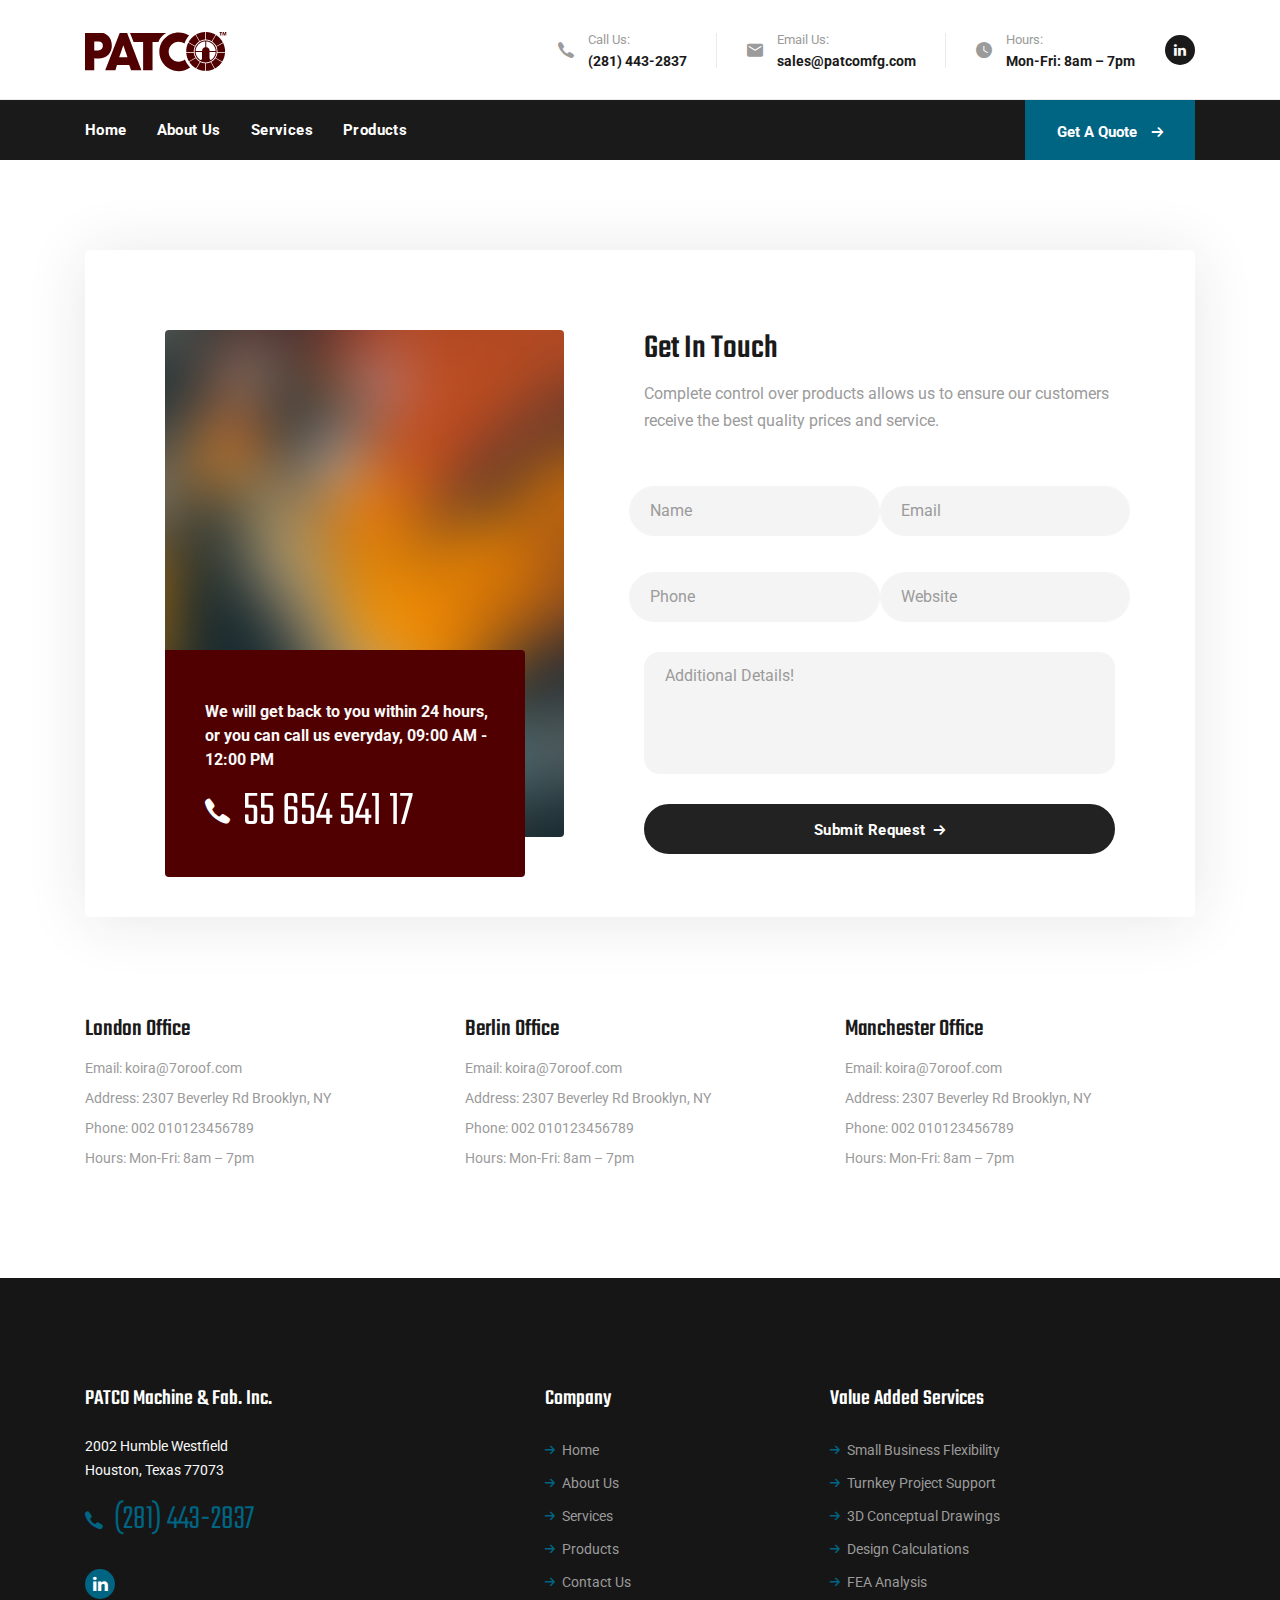
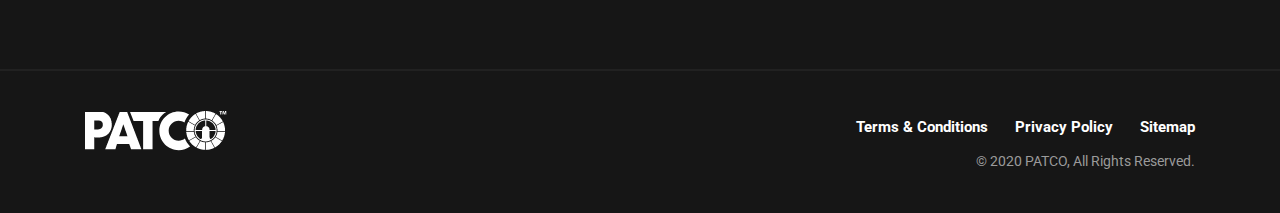
<file: contact.html>
<!DOCTYPE html>
<html lang="en">

<head>
  <meta charset="UTF-8" />
  <meta name="viewport" content="width=device-width, initial-scale=1.0" />
  <meta http-equiv="X-UA-Compatible" content="ie=edge" />
  <meta name="description" content="koira - Factory and Manufacturing Html Template">
  <link href="assets/images/favicon/favicon.png" rel="icon">
  <title>PATCO Machine &amp; Fabrication</title>
  <link rel="stylesheet"
    href="https://fonts.googleapis.com/css?family=Roboto:400,500,700%7cTeko:400,500,600,700&display=swap">
  <link rel="stylesheet" href="assets/css/libraries.css">
  <link rel="stylesheet" href="assets/css/style.css">
</head>

<body>
  <div class="wrapper">
    <!-- =========================
        Header
    =========================== -->
    <header id="header" class="header header-white header-full">
      <nav class="navbar navbar-expand-lg sticky-navbar">
        <div class="container">
          <a class="navbar-brand" href="index.html">
            <img src="assets/images/logo/PATCO-logo.png" class="logo-light" alt="logo">
            <img src="assets/images/logo/PATCO-logo.png" class="logo-dark" alt="logo">
          </a>
          <div class="header__topbar d-none d-lg-block">
            <div class="d-flex flex-wrap">
              <ul class="contact__list list-unstyled">
                <li>
                  <i class="icon-phone"></i>
                  <div>
                    <span>Call Us:</span><strong>(281) 443-2837</strong>
                  </div>
                </li>
                <li>
                  <i class="icon-envelope"></i>
                  <div>
                    <span>Email Us:</span><strong><a href="mailto:sales@patcomfg.com">sales@patcomfg.com</a></strong>
                  </div>
                </li>
                <li>
                  <i class="icon-clock"></i>
                  <div>
                    <span>Hours:</span><strong>Mon-Fri: 8am – 7pm</strong>
                  </div>
                </li>
              </ul>
              <ul class="social__icons">
                <li><a href="https://www.linkedin.com/company/patco-machine-and-fabrication/" target="_blank"><i
                      class="fa fa-linkedin"></i></a></li>
              </ul>
            </div>
          </div><!-- /.header-topbar -->
          <button class="navbar-toggler" type="button">
            <span class="menu-lines"><span></span></span>
          </button>
        </div><!-- /.container -->
        <div class="navbar__bottom">
          <div class="container">
            <div class="collapse navbar-collapse" id="mainNavigation">
              <ul class="navbar-nav">
                <li class="nav__item with-dropdown">
                  <a href="index.html" class="dropdown-toggle nav__item-link">Home</a>

                </li><!-- /.nav-item -->
                <li class="nav__item with-dropdown">
                  <a href="about-us.html" class="dropdown-toggle nav__item-link">About Us</a>
                </li><!-- /.nav-item -->
                <li class="nav__item with-dropdown">
                  <a href="services.html" class="dropdown-toggle nav__item-link">Services</a>
                  <i class="fa fa-angle-right" data-toggle="dropdown"></i>
                  <ul class="dropdown-menu">
                    <li class="nav__item"><a href="engineering.html" class="nav__item-link">Engineering</a></li>
                    <!-- /.nav-item -->
                    <li class="nav__item"><a href="manufacturing.html" class="nav__item-link">Manufacturing</a></li>
                    <!-- /.nav-item -->
                    <li class="nav__item"><a href="field-services.html" class="nav__item-link">Field Services</a></li>
                    <!-- /.nav-item -->
                  </ul><!-- /.dropdown-menu -->
                </li><!-- /.nav-item -->
                <li class="nav__item">
                  <a href="products.html" class="nav__item-link">Products</a>
                </li><!-- /.nav-item -->
              </ul><!-- /.navbar-nav -->
            </div><!-- /.navbar-collapse -->
            <div class="navbar-modules d-none d-lg-block">
              <ul class="list-unstyled d-flex align-items-center modules__btns-list">
                <li><a href="#" class="module__btn module__btn-search color-white"></a></li>
                <li class="d-none d-lg-block">
                  <a href="contact.html" class="btn btn__primary btn__hover2 module__btn-request">
                    <span>Get A Quote</span><i class="icon-arrow-right"></i>
                  </a>
                </li>
              </ul><!-- /.modules-wrapper -->
            </div><!-- /.navbar-modules -->
          </div><!-- /.container -->
        </div><!-- /.navbar-bottom -->
      </nav><!-- /.navabr -->
    </header><!-- /.Header -->

    <!-- ========================= 
            Google Map
    =========================  -->
    <section class="p-0">
      <div id="map" style="height: 150px;"></div>
      <!-- <script src="assets/js/google-map.js"></script>
      <script src="https://maps.googleapis.com/maps/api/js?key=YOUR_API_KEY" async defer></script> -->
      <!-- CLICK HERE (https://developers.google.com/maps/documentation/embed/get-api-key) TO  LERAN MORE ABOUT GOOGLE MAPS API KEY -->
    </section><!-- /.GoogleMap -->

    <!-- ==========================
        contact layout 1
    =========================== -->
    <section id="contactLayout1" class="contact contact-layout1 pt-0">
      <div class="container">
        <div class="row">
          <div class="col-sm-12 col-md-12 col-lg-12">
            <div class="contact__panel">
              <div class="contact__panel-banner">
                <img src="assets/images/banners/2.jpg" alt="banner img">
                <div class="cta__banner">
                  <p class="cta__desc"><strong>We will get back to you within 24 hours, or you can call us everyday,
                      09:00 AM - 12:00 PM</strong></p>
                  <div class="contact__number d-flex align-items-center">
                    <i class="icon-phone"></i>
                    <a href="tel:5565454117">55 654 541 17</a>
                  </div>
                </div>
              </div>
              <form class="contact__form-panel">
                <div class="row">
                  <div class="col-sm-12 contact__form-panel-header">
                    <h4>Get In Touch</h4>
                    <p>Complete control over products allows us to ensure our customers receive the best quality
                      prices
                      and service.</p>
                  </div>
                  <div class="col-sm-6 col-md-6 col-lg-6">
                    <div class="form-group"><input type="text" class="form-control" placeholder="Name"></div>
                  </div><!-- /.col-lg-6 -->
                  <div class="col-sm-6 col-md-6 col-lg-6">
                    <div class="form-group"><input type="email" class="form-control" placeholder="Email"></div>
                  </div><!-- /.col-lg-6 -->
                  <div class="col-sm-6 col-md-6 col-lg-6">
                    <div class="form-group"><input type="text" class="form-control" placeholder="Phone"></div>
                  </div><!-- /.col-lg-6 -->
                  <div class="col-sm-6 col-md-6 col-lg-6">
                    <div class="form-group"><input type="text" class="form-control" placeholder="Website"></div>
                  </div><!-- /.col-lg-6 -->
                  <div class="col-sm-12 col-md-12 col-lg-12">
                    <div class="form-group">
                      <textarea class="form-control" placeholder="Additional Details!"></textarea>
                    </div>
                  </div><!-- /.col-lg-12 -->
                  <div class="col-sm-12 col-md-12 col-lg-12">
                    <button type="submit" class="btn btn__secondary btn__block">
                      <span>Submit Request</span><i class="icon-arrow-right"></i>
                    </button>
                  </div><!-- /.col-lg-12 -->
                </div><!-- /.row -->
              </form>
            </div><!-- /.contact__panel -->
          </div><!-- /.col-lg-12 -->
        </div><!-- /.row -->
      </div><!-- /.container -->
    </section><!-- /.contact layout 1 -->

    <!-- ==========================
       Contact Info
    ============================ -->
    <section id="contactInfo" class="contact contact-info pt-0">
      <div class="container">
        <div class="row">
          <!-- Contact panel #1 -->
          <div class="col-sm-12 col-md-4 col-lg-4">
            <div class="contact-info-box">
              <h4 class="contact__info-box-title">London Office</h4>
              <ul class="contact__info-list list-unstyled">
                <li>Email: <a href="milto:koira@7oroof.com">koira@7oroof.com</a></li>
                <li>Address: 2307 Beverley Rd Brooklyn, NY</li>
                <li>Phone: 002 010123456789</li>
                <li>Hours: Mon-Fri: 8am – 7pm</li>
              </ul><!-- /.contact__info-list -->
            </div><!-- /.contact-info-box -->
          </div><!-- /.col-lg-4 -->
          <!-- Contact panel #2 -->
          <div class="col-sm-12 col-md-4 col-lg-4">
            <div class="contact-info-box">
              <h4 class="contact__info-box-title">Berlin Office</h4>
              <ul class="contact__info-list list-unstyled">
                <li>Email: <a href="milto:koira@7oroof.com">koira@7oroof.com</a></li>
                <li>Address: 2307 Beverley Rd Brooklyn, NY</li>
                <li>Phone: 002 010123456789</li>
                <li>Hours: Mon-Fri: 8am – 7pm</li>
              </ul><!-- /.contact__info-list -->
            </div><!-- /.contact-info-box -->
          </div><!-- /.col-lg-4 -->
          <!-- Contact panel #3 -->
          <div class="col-sm-12 col-md-4 col-lg-4">
            <div class="contact-info-box">
              <h4 class="contact__info-box-title">Manchester Office</h4>
              <ul class="contact__info-list list-unstyled">
                <li>Email: <a href="milto:koira@7oroof.com">koira@7oroof.com</a></li>
                <li>Address: 2307 Beverley Rd Brooklyn, NY</li>
                <li>Phone: 002 010123456789</li>
                <li>Hours: Mon-Fri: 8am – 7pm</li>
              </ul><!-- /.contact__info-list -->
            </div><!-- /.contact-info-box -->
          </div><!-- /.col-lg-4 -->
        </div><!-- /.row -->
      </div><!-- /.container -->
    </section><!-- /.Contact Info -->

    <!-- ========================
      Footer
    ========================== -->
    <footer id="footer" class="footer">
      <div class="footer-top">
        <div class="container">
          <div class="row">
            <div class="col-sm-12 col-md-12 col-lg-4 col-xl-4 footer__widget footer__widget-about">
              <h6 class="footer__widget-title">PATCO Machine & Fab. Inc.</h6>
              <div class="footer__widget-content">
                <p class="color-gray">2002 Humble Westfield<br>Houston, Texas 77073</p>
                <p class="footer__contact-phone">
                  <i class="icon-phone"></i>
                  <a href="tel:2814432837">(281) 443-2837</a>
                </p>
                <ul class="social__icons">
                  <li><a href="https://www.linkedin.com/company/patco-machine-and-fabrication/" target="_blank"><i
                        class="fa fa-linkedin"></i></a></li>
                </ul><!-- /.social-icons -->
              </div>
            </div><!-- /.col-xl-3 -->
            <div class="col-6 col-sm-6 col-md-6 col-lg-4 col-xl-3 offset-xl-1 footer__widget footer__widget-nav">
              <h6 class="footer__widget-title">Company</h6>
              <div class="footer__widget-content">
                <nav>
                  <ul class="list-unstyled">
                    <li><a href="./index.html">Home</a></li>
                    <li><a href="./about-us.html">About Us</a></li>
                    <li><a href="./services.html">Services</a></li>
                    <li><a href="./products.html">Products</a></li>
                    <li><a href="./contact.html">Contact Us</a></li>
                  </ul>
                </nav>
              </div><!-- /.footer-widget-content -->
            </div><!-- /.col-xl-2 -->
            <div class="col-6 col-sm-6 col-md-6 col-lg-3 col-xl-4 footer__widget footer__widget-nav">
              <h6 class="footer__widget-title">Value Added Services</h6>
              <div class="footer__widget-content">
                <nav>
                  <ul class="list-unstyled">
                    <li><a href="#">Small Business Flexibility</a></li>
                    <li><a href="#">Turnkey Project Support</a></li>
                    <li><a href="#">3D Conceptual Drawings</a></li>
                    <li><a href="#">Design Calculations</a></li>
                    <li><a href="#">FEA Analysis</a></li>
                  </ul>
                </nav>
              </div><!-- /.footer-widget-content -->
            </div><!-- /.col-xl-2 -->
          </div><!-- /.row -->
        </div><!-- /.container -->
      </div><!-- /.footer-top -->
      <div class="footer-bottom">
        <div class="container">
          <div class="row">
            <div class="col-sm-12 col-md-3 col-lg-3">
              <img src="assets/images/logo/PATCO-white-logo.png" alt="logo">
            </div><!-- /.col-lg-3 -->
            <div class="col-sm-12 col-md-9 col-lg-9 text-right">
              <div class="footer__copyright">
                <nav>
                  <ul class="footer__copyright-links list-unstyled d-flex flex-wrap justify-content-end">
                    <li><a href="./terms-conditions.html">Terms & Conditions </a></li>
                    <li><a href="./privacy-policy.html">Privacy Policy</a></li>
                    <li><a href="./sitemap.html">Sitemap</a></li>
                  </ul>
                </nav>
                <p class="mb-0"> &copy; 2020 PATCO, All Rights Reserved.</p>
              </div><!-- /.Footer-copyright -->
            </div><!-- /.col-lg-9 -->
          </div><!-- /.row -->
        </div><!-- /.container -->
      </div><!-- /.Footer-bottom -->
    </footer><!-- /.Footer -->
    <button id="scrollTopBtn"><i class="fa fa-long-arrow-up"></i></button>

    <div class="module__search-container">
      <i class="fa fa-times close-search"></i>
      <form class="module__search-form">
        <input type="text" class="search__input" placeholder="Type Words Then Enter">
        <button class="module__search-btn"><i class="fa fa-search"></i></button>
      </form>
    </div><!-- /.module-search-container -->

  </div><!-- /.wrapper -->

  <script src="assets/js/jquery-3.3.1.min.js"></script>
  <script src="assets/js/plugins.js"></script>
  <script src="assets/js/main.js"></script>
  <!-- Global site tag (gtag.js) - Google Analytics -->
  <script async src="https://www.googletagmanager.com/gtag/js?id=UA-172170629-1"></script>
  <script>
    window.dataLayer = window.dataLayer || [];
    function gtag() { dataLayer.push(arguments); }
    gtag('js', new Date());

    gtag('config', 'UA-172170629-1');
  </script>
</body>

</html>
</file>
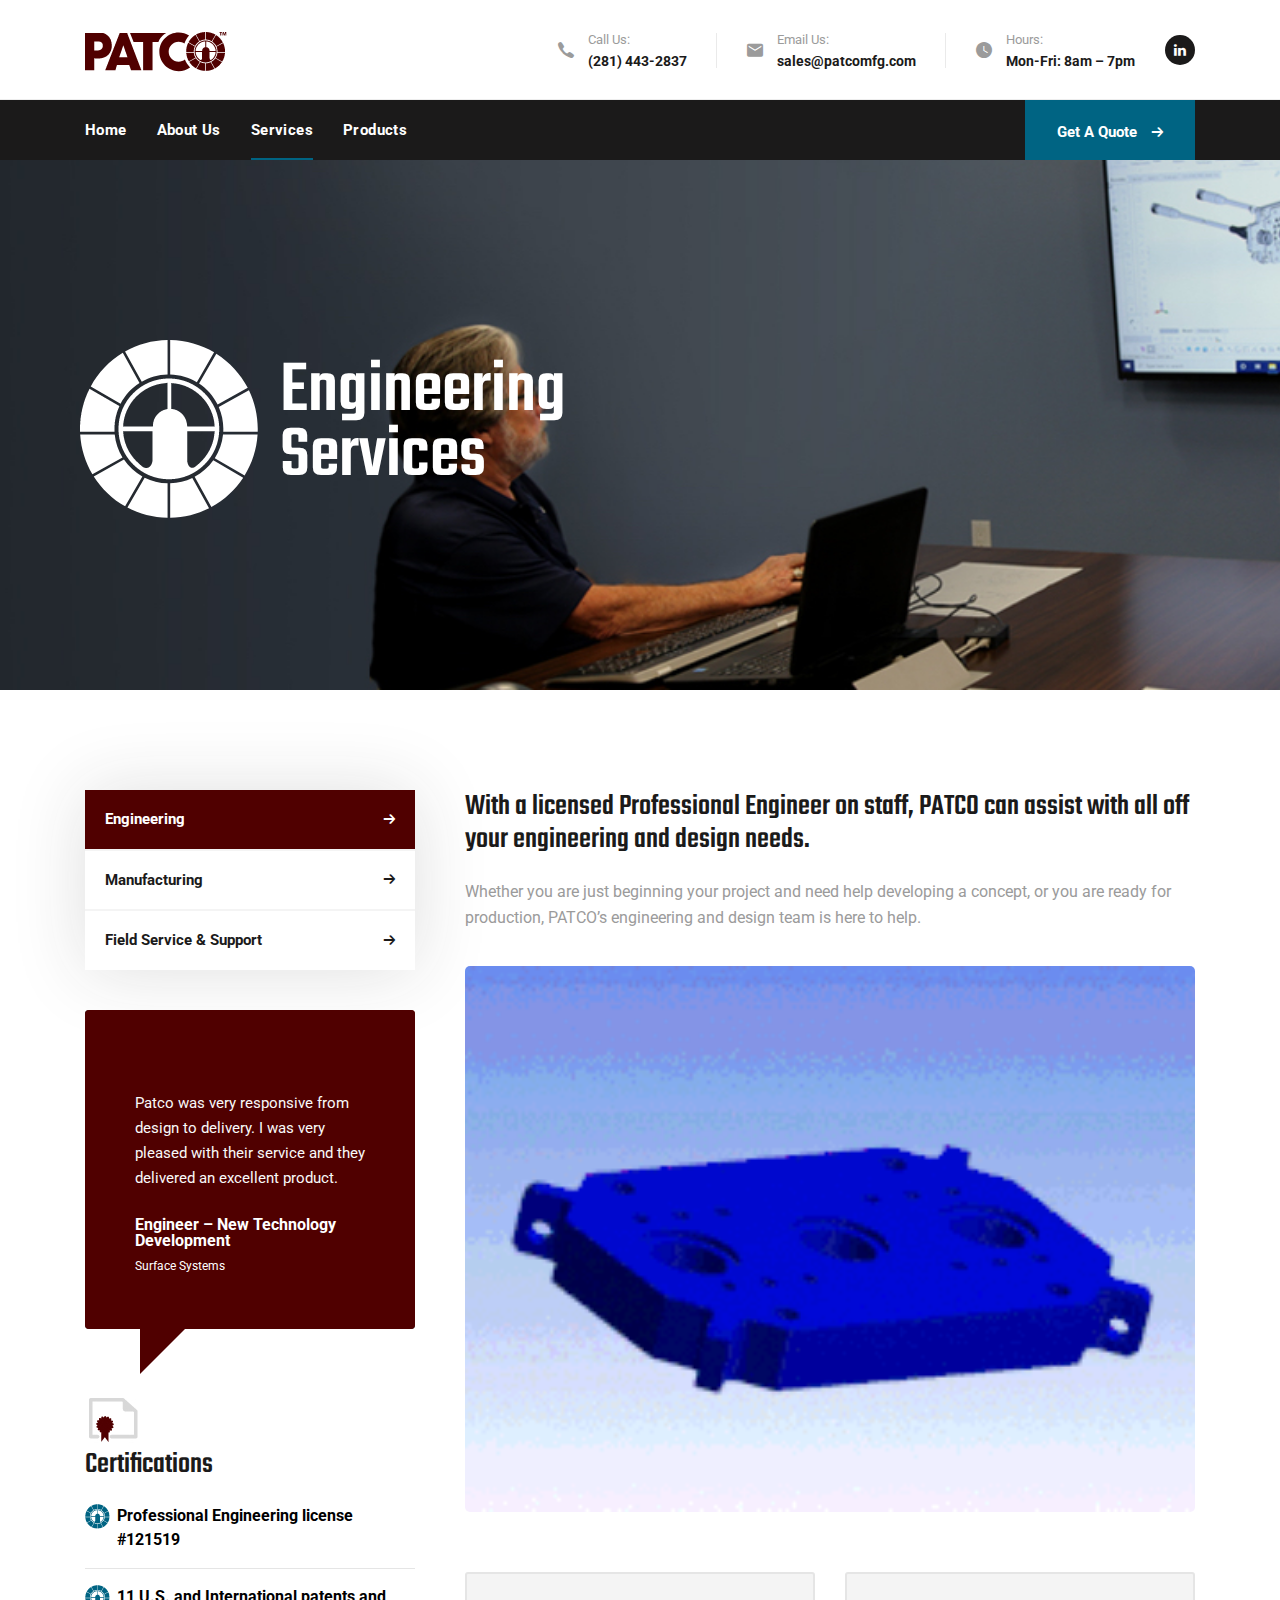
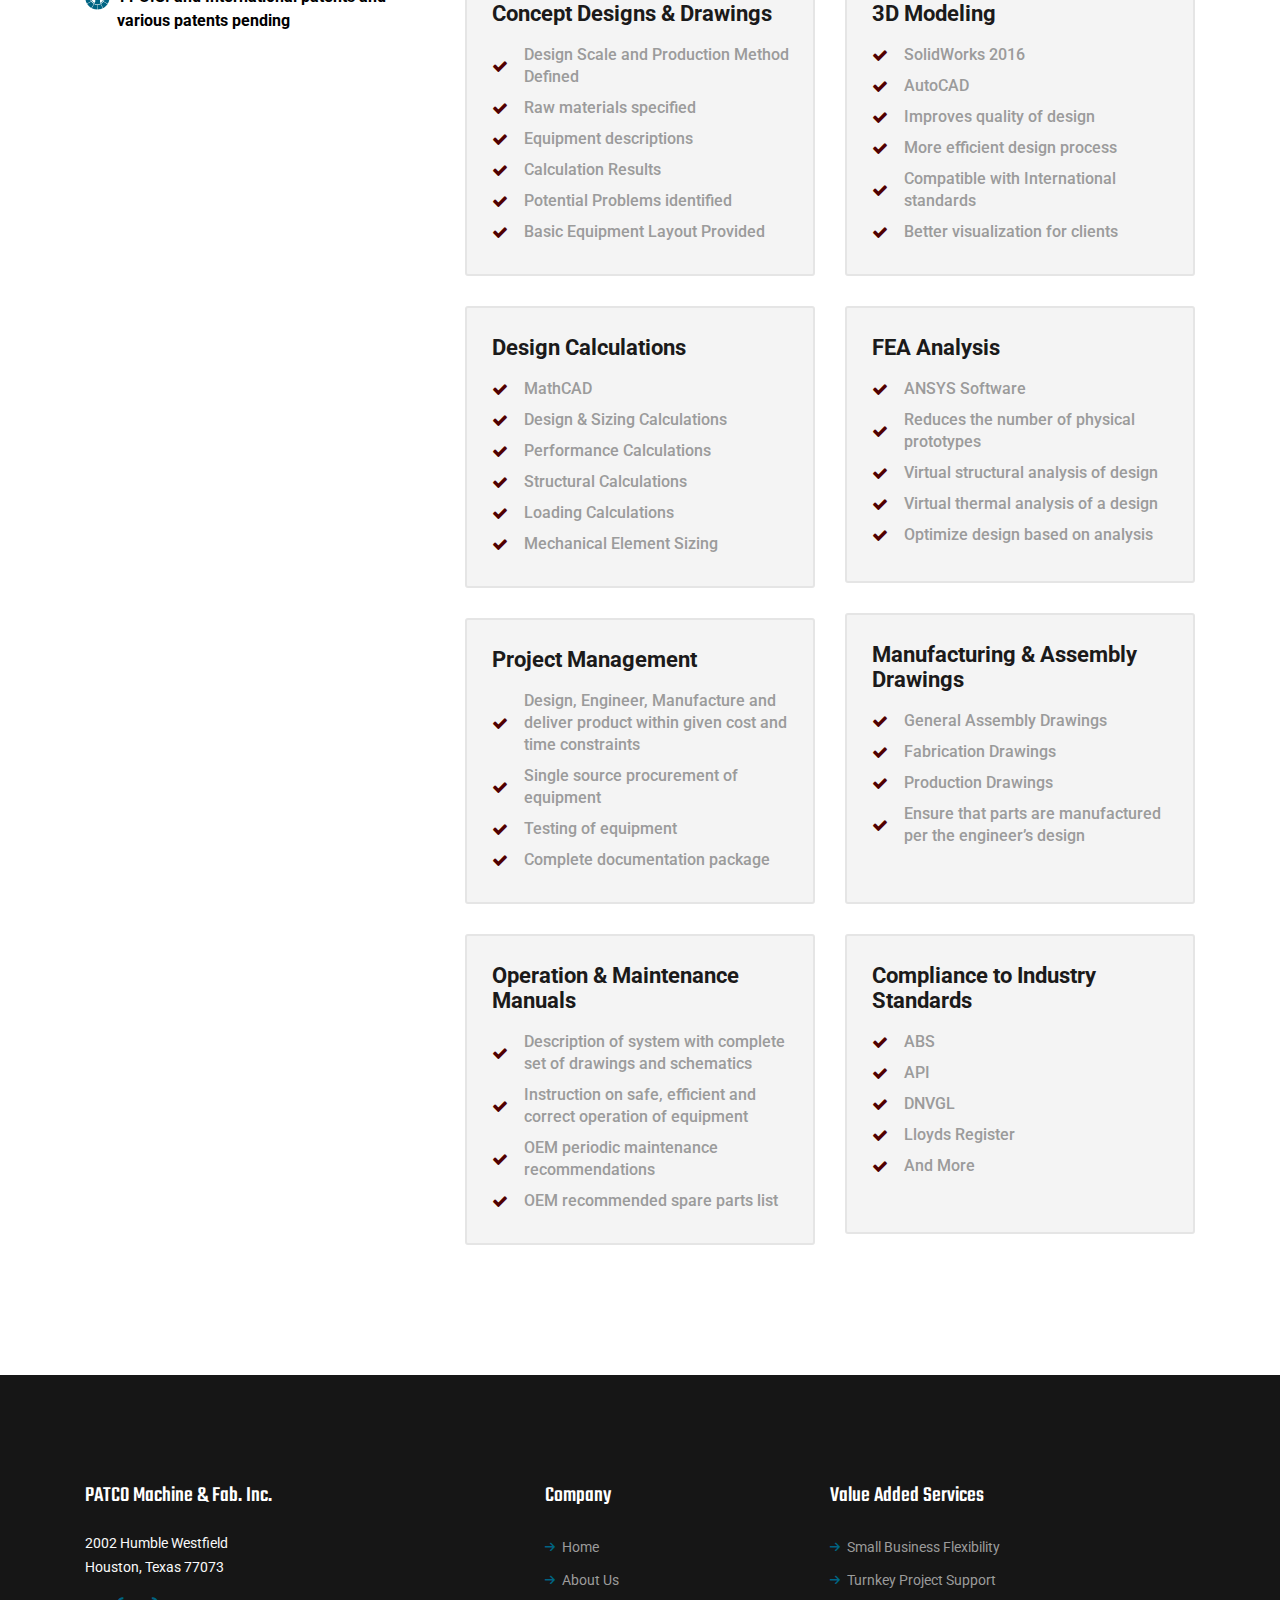
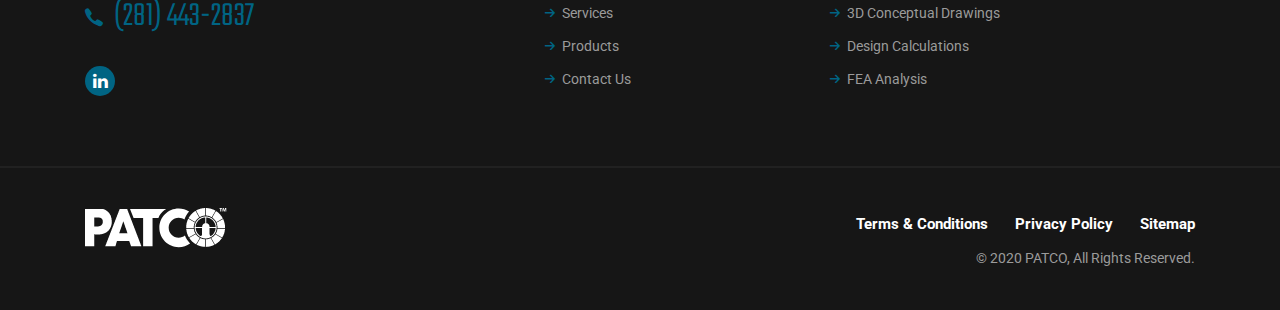
<file: engineering.html>
<!DOCTYPE html>
<html lang="en">

<head>
  <meta charset="UTF-8" />
  <meta name="viewport" content="width=device-width, initial-scale=1.0" />
  <meta http-equiv="X-UA-Compatible" content="ie=edge" />
  <meta name="description" content="koira - Factory and Manufacturing Html Template">
  <link href="assets/images/favicon/favicon.png" rel="icon">
  <title>PATCO Machine &amp; Fabrication</title>
  <link rel="stylesheet"
    href="https://fonts.googleapis.com/css?family=Roboto:400,500,700%7cTeko:400,500,600,700&display=swap">
  <link rel="stylesheet" href="assets/css/libraries.css">
  <link rel="stylesheet" href="assets/css/style.css">
</head>

<body>
  <div class="wrapper">
    <!-- =========================
        Header
    =========================== -->
    <header id="header" class="header header-white header-full">
      <nav class="navbar navbar-expand-lg sticky-navbar">
        <div class="container">
          <a class="navbar-brand" href="index.html">
            <img src="assets/images/logo/PATCO-logo.png" class="logo-light" alt="logo">
            <img src="assets/images/logo/PATCO-logo.png" class="logo-dark" alt="logo">
          </a>
          <div class="header__topbar d-none d-lg-block">
            <div class="d-flex flex-wrap">
              <ul class="contact__list list-unstyled">
                <li>
                  <i class="icon-phone"></i>
                  <div>
                    <span>Call Us:</span><strong>(281) 443-2837</strong>
                  </div>
                </li>
                <li>
                  <i class="icon-envelope"></i>
                  <div>
                    <span>Email Us:</span><strong><a href="mailto:sales@patcomfg.com">sales@patcomfg.com</a></strong>
                  </div>
                </li>
                <li>
                  <i class="icon-clock"></i>
                  <div>
                    <span>Hours:</span><strong>Mon-Fri: 8am – 7pm</strong>
                  </div>
                </li>
              </ul>
              <ul class="social__icons">
                <li><a href="https://www.linkedin.com/company/patco-machine-and-fabrication/" target="_blank"><i
                      class="fa fa-linkedin"></i></a></li>
              </ul>
            </div>
          </div><!-- /.header-topbar -->
          <button class="navbar-toggler" type="button">
            <span class="menu-lines"><span></span></span>
          </button>
        </div><!-- /.container -->
        <div class="navbar__bottom">
          <div class="container">
            <div class="collapse navbar-collapse" id="mainNavigation">
              <ul class="navbar-nav">
                <li class="nav__item with-dropdown">
                  <a href="index.html" class="dropdown-toggle nav__item-link">Home</a>

                </li><!-- /.nav-item -->
                <li class="nav__item with-dropdown">
                  <a href="about-us.html" class="dropdown-toggle nav__item-link">About Us</a>
                </li><!-- /.nav-item -->
                <li class="nav__item with-dropdown">
                  <a href="services.html" class="dropdown-toggle nav__item-link active">Services</a>
                  <i class="fa fa-angle-right" data-toggle="dropdown"></i>
                  <ul class="dropdown-menu">
                    <li class="nav__item"><a href="engineering.html" class="nav__item-link">Engineering</a></li>
                    <!-- /.nav-item -->
                    <li class="nav__item"><a href="manufacturing.html" class="nav__item-link">Manufacturing</a></li>
                    <!-- /.nav-item -->
                    <li class="nav__item"><a href="field-services.html" class="nav__item-link">Field Service &
                        Support</a></li>
                    <!-- /.nav-item -->
                  </ul><!-- /.dropdown-menu -->
                </li><!-- /.nav-item -->
                <li class="nav__item">
                  <a href="products.html" class="nav__item-link">Products</a>
                </li><!-- /.nav-item -->
              </ul><!-- /.navbar-nav -->
            </div><!-- /.navbar-collapse -->
            <div class="navbar-modules d-none d-lg-block">
              <ul class="list-unstyled d-flex align-items-center modules__btns-list">
                <li class="d-none d-lg-block">
                  <a href="contact.html" class="btn btn__primary btn__hover2 module__btn-request">
                    <span>Get A Quote</span><i class="icon-arrow-right"></i>
                  </a>
                </li>
              </ul><!-- /.modules-wrapper -->
            </div><!-- /.navbar-modules -->
          </div><!-- /.container -->
        </div><!-- /.navbar-bottom -->
      </nav><!-- /.navabr -->
    </header><!-- /.Header -->

    <!-- ========================
         page title 
      =========================== -->
    <section id="page-title" class="page-title page-title-layout10">
      <div class="bg-img"><img src="assets/images/services/engineering-header.jpg" alt="background"></div>
      <div class="container">
        <div class="row">
          <div class="col-sm-12 col-md-12 col-lg-12 col-xl-8">
            <div class="row">
              <div class="img"><img src="assets/images/sliders/patco-icon.png" alt="slide img"></div>
              <h1 class="service__title color-white">Engineering<br>Services</h1>
            </div>
          </div><!-- /.col-lg-12 -->
        </div><!-- /.row -->
      </div><!-- /.container -->
    </section><!-- /.page-title -->

    <!-- ======================
      Text Content Section
    ========================= -->
    <section id="textContentSection" class="text-content-section">
      <div class="container">
        <div class="row">
          <div class="col-sm-12 col-md-12 col-lg-4">
            <aside class="sidebar mb-30">
              <div class="widget widget-categories p-0">
                <div class="widget-content">
                  <ul class="list-unstyled">
                    <li>
                      <a href="./engineering.html" class="active"><span>Engineering</span><i
                          class="icon-arrow-right"></i></a>
                    </li>
                    <li>
                      <a href="./manufacturing.html"><span>Manufacturing</span><i class="icon-arrow-right"></i></a>
                    </li>
                    <li>
                      <a href="./field-services.html"><span>Field Service & Support</span><i
                          class="icon-arrow-right"></i></a>
                    </li>
                  </ul>
                </div><!-- /.widget-content -->
              </div><!-- /.widget-categories -->
              <div class="widget widget-help bg-overlay bg-overlay-theme">
                <div class="bg-img"><img src="assets/images/banners/2.jpg" alt="background"></div>
                <div class="widget__content">
                  <div class="widget__icon">
                  </div>
                  <p>Patco was very responsive from design to delivery. I was very pleased with their service and they
                    delivered an excellent product.</p>
                </div><!-- /.widget-download -->
                <div class="owl-thumbs" data-slider-id="1">
                  <span class="testimonial__meta">
                    <span class="testimonial__meta-title color-white">Engineer – New Technology Development</span>
                    <span class="testimonial__meta-desc color-white">Surface Systems</span>
                  </span><!-- /.testimonial-meta -->
                </div><!-- /.owl-thumbs -->
              </div><!-- /.widget-help -->
              <div class="down-arrow-side"></div>
              <div class="widget-download">
                <img src="./assets/images/services/cert-icon.jpg" alt="Certification icon" class="img-small">
                <h5 class="widget__title">Certifications</h5>
              </div><!-- /.widget-download -->
              <div class="widget-download">
                <div class="widget__content">
                  <ul class="list-items-logo-theme list-items-black list-unstyled mb-50">
                    <li>Professional Engineering license
                      #121519</li>
                    <hr>
                    <li>11 U.S. and International
                      patents and various patents pending</li>
                  </ul>
                </div><!-- /.widget-content -->
              </div><!-- /.widget-download -->
            </aside><!-- /.sidebar -->
          </div><!-- /.col-lg-4 -->
          <div class="col-sm-12 col-md-12 col-lg-8">
            <div class="text__block">
              <h5 class="text__block-title">With a licensed Professional Engineer on staff, PATCO can assist with all
                off your engineering and design needs.</h5>
              <p class="text__block-desc">Whether you are just beginning your project and need help developing a
                concept, or you are ready for production, PATCO’s engineering and design team is here to help.</p>
            </div><!-- /.text-block -->
            <div class="video-banner mb-60">
              <div class="bg-img"><img src="assets/images/services/fea-analysis.gif" alt="background"></div>
              <div class="video__btn video__btn-white text-center">
              </div>
            </div><!-- /.gif -->

            <div class="features-list">
              <div class="row">
                <div class="col-sm-12 col-md-12 col-lg-6">
                  <div class="feature-item feature-list-item">
                    <div class="feature__content">
                      <h4 class="feature__title font22pt alt-font">Concept Designs & Drawings</h4>
                      <ul class="feature-list-items list-unstyled">
                        <li>Design Scale and Production Method Defined</li>
                        <li>Raw materials specified</li>
                        <li>Equipment descriptions</li>
                        <li>Calculation Results</li>
                        <li>Potential Problems identified</li>
                        <li>Basic Equipment Layout Provided</li>
                      </ul>
                    </div><!-- /.feature-content -->
                  </div><!-- /.feature-item -->
                  <div class="feature-item feature-list-item">
                    <div class="feature__content">
                      <h4 class="feature__title font22pt alt-font">Design Calculations</h4>
                      <ul class="feature-list-items list-unstyled">
                        <li>MathCAD</li>
                        <li>Design & Sizing Calculations</li>
                        <li>Performance Calculations</li>
                        <li>Structural Calculations</li>
                        <li>Loading Calculations</li>
                        <li>Mechanical Element Sizing</li>
                      </ul>
                    </div><!-- /.feature-content -->
                  </div><!-- /.feature-item -->
                  <div class="feature-item feature-list-item">
                    <div class="feature__content">
                      <h4 class="feature__title font22pt alt-font">Project Management</h4>
                      <ul class="feature-list-items list-unstyled">
                        <li>Design, Engineer, Manufacture and deliver product within given cost and time constraints
                        </li>
                        <li>Single source procurement of equipment</li>
                        <li>Testing of equipment</li>
                        <li>Complete documentation package</li>
                      </ul>
                    </div><!-- /.feature-content -->
                  </div><!-- /.feature-item -->
                  <div class="feature-item feature-list-item">
                    <div class="feature__content">
                      <h4 class="feature__title font22pt alt-font">Operation & Maintenance Manuals</h4>
                      <ul class="feature-list-items list-unstyled">
                        <li>Description of system with complete set of drawings and schematics</li>
                        <li>Instruction on safe, efficient and correct operation of equipment</li>
                        <li>OEM periodic maintenance recommendations</li>
                        <li>OEM recommended spare parts list</li>
                      </ul>
                    </div><!-- /.feature-content -->
                  </div><!-- /.feature-item -->
                </div><!-- /.col-lg-6 -->
                <div class="col-sm-12 col-md-12 col-lg-6">
                  <div class="feature-item feature-list-item">
                    <div class="feature__content">
                      <h4 class="feature__title font22pt alt-font">3D Modeling</h4>
                      <ul class="feature-list-items list-unstyled">
                        <li>SolidWorks 2016</li>
                        <li>AutoCAD</li>
                        <li>Improves quality of design</li>
                        <li>More efficient design process</li>
                        <li>Compatible with International standards</li>
                        <li>Better visualization for clients</li>
                      </ul>
                    </div><!-- /.feature-content -->
                  </div><!-- /.feature-item -->

                  <div class="feature-item feature-list-item">
                    <div class="feature__content">
                      <h4 class="feature__title font22pt alt-font">FEA Analysis</h4>
                      <ul class="feature-list-items list-unstyled pb-1">
                        <li>ANSYS Software</li>
                        <li>Reduces the number of physical prototypes</li>
                        <li>Virtual structural analysis of design</li>
                        <li>Virtual thermal analysis of a design</li>
                        <li>Optimize design based on analysis</li>
                      </ul>
                    </div><!-- /.feature-content -->
                  </div><!-- /.feature-item -->
                  <div class="feature-item feature-list-item">
                    <div class="feature__content">
                      <h4 class="feature__title font22pt alt-font">Manufacturing & Assembly Drawings</h4>
                      <ul class="feature-list-items list-unstyled pb-4">
                        <li>General Assembly Drawings</li>
                        <li>Fabrication Drawings</li>
                        <li>Production Drawings</li>
                        <li>Ensure that parts are manufactured per the engineer’s design</li>
                      </ul>
                    </div><!-- /.feature-content -->
                  </div><!-- /.feature-item -->
                  <div class="feature-item feature-list-item">
                    <div class="feature__content">
                      <h4 class="feature__title font22pt alt-font">Compliance to Industry Standards</h4>
                      <ul class="feature-list-items list-unstyled pb-4">
                        <li>ABS</li>
                        <li>API</li>
                        <li>DNVGL</li>
                        <li>Lloyds Register</li>
                        <li>And More</li>
                      </ul>
                    </div><!-- /.feature-content -->
                  </div><!-- /.feature-item -->
                </div><!-- /.col-lg-6 -->
              </div><!-- /.row -->
            </div><!-- /.features-list -->
          </div><!-- /.col-lg-8 -->
        </div><!-- /.row -->
      </div><!-- /.text-block -->
  </div><!-- /.container -->

  <!-- ========================
      Footer
    ========================== -->
  <footer id="footer" class="footer">
    <div class="footer-top">
      <div class="container">
        <div class="row">
          <div class="col-sm-12 col-md-12 col-lg-4 col-xl-4 footer__widget footer__widget-about">
            <h6 class="footer__widget-title">PATCO Machine & Fab. Inc.</h6>
            <div class="footer__widget-content">
              <p class="color-gray">2002 Humble Westfield<br>Houston, Texas 77073</p>
              <p class="footer__contact-phone">
                <i class="icon-phone"></i>
                <a href="tel:2814432837">(281) 443-2837</a>
              </p>
              <ul class="social__icons">
                <li><a href="https://www.linkedin.com/company/patco-machine-and-fabrication/" target="_blank"><i
                      class="fa fa-linkedin"></i></a></li>
              </ul><!-- /.social-icons -->
            </div>
          </div><!-- /.col-xl-3 -->
          <div class="col-6 col-sm-6 col-md-6 col-lg-4 col-xl-3 offset-xl-1 footer__widget footer__widget-nav">
            <h6 class="footer__widget-title">Company</h6>
            <div class="footer__widget-content">
              <nav>
                <ul class="list-unstyled">
                  <li><a href="./index.html">Home</a></li>
                  <li><a href="./about-us.html">About Us</a></li>
                  <li><a href="./services.html">Services</a></li>
                  <li><a href="./products.html">Products</a></li>
                  <li><a href="./contact.html">Contact Us</a></li>
                </ul>
              </nav>
            </div><!-- /.footer-widget-content -->
          </div><!-- /.col-xl-2 -->
          <div class="col-6 col-sm-6 col-md-6 col-lg-3 col-xl-4 footer__widget footer__widget-nav">
            <h6 class="footer__widget-title">Value Added Services</h6>
            <div class="footer__widget-content">
              <nav>
                <ul class="list-unstyled">
                  <li><a href="#">Small Business Flexibility</a></li>
                  <li><a href="#">Turnkey Project Support</a></li>
                  <li><a href="#">3D Conceptual Drawings</a></li>
                  <li><a href="#">Design Calculations</a></li>
                  <li><a href="#">FEA Analysis</a></li>
                </ul>
              </nav>
            </div><!-- /.footer-widget-content -->
          </div><!-- /.col-xl-2 -->
        </div><!-- /.row -->
      </div><!-- /.container -->
    </div><!-- /.footer-top -->
    <div class="footer-bottom">
      <div class="container">
        <div class="row">
          <div class="col-sm-12 col-md-3 col-lg-3">
            <img src="assets/images/logo/PATCO-white-logo.png" alt="logo">
          </div><!-- /.col-lg-3 -->
          <div class="col-sm-12 col-md-9 col-lg-9 text-right">
            <div class="footer__copyright">
              <nav>
                <ul class="footer__copyright-links list-unstyled d-flex flex-wrap justify-content-end">
                  <li><a href="./terms-conditions.html">Terms & Conditions </a></li>
                  <li><a href="./privacy-policy.html">Privacy Policy</a></li>
                  <li><a href="./sitemap.html">Sitemap</a></li>
                </ul>
              </nav>
              <p class="mb-0"> &copy; 2020 PATCO, All Rights Reserved.</p>
            </div><!-- /.Footer-copyright -->
          </div><!-- /.col-lg-9 -->
        </div><!-- /.row -->
      </div><!-- /.container -->
    </div><!-- /.Footer-bottom -->
  </footer><!-- /.Footer -->
  <button id="scrollTopBtn"><i class="fa fa-long-arrow-up"></i></button>

  <div class="module__search-container">
    <i class="fa fa-times close-search"></i>
    <form class="module__search-form">
      <input type="text" class="search__input" placeholder="Type Words Then Enter">
      <button class="module__search-btn"><i class="fa fa-search"></i></button>
    </form>
  </div><!-- /.module-search-container -->

  </div><!-- /.wrapper -->

  <script src="assets/js/jquery-3.3.1.min.js"></script>
  <script src="assets/js/plugins.js"></script>
  <script src="assets/js/main.js"></script>
  <!-- Global site tag (gtag.js) - Google Analytics -->
  <script async src="https://www.googletagmanager.com/gtag/js?id=UA-172170629-1"></script>
  <script>
    window.dataLayer = window.dataLayer || [];
    function gtag() { dataLayer.push(arguments); }
    gtag('js', new Date());

    gtag('config', 'UA-172170629-1');
  </script>
</body>

</html>
</file>
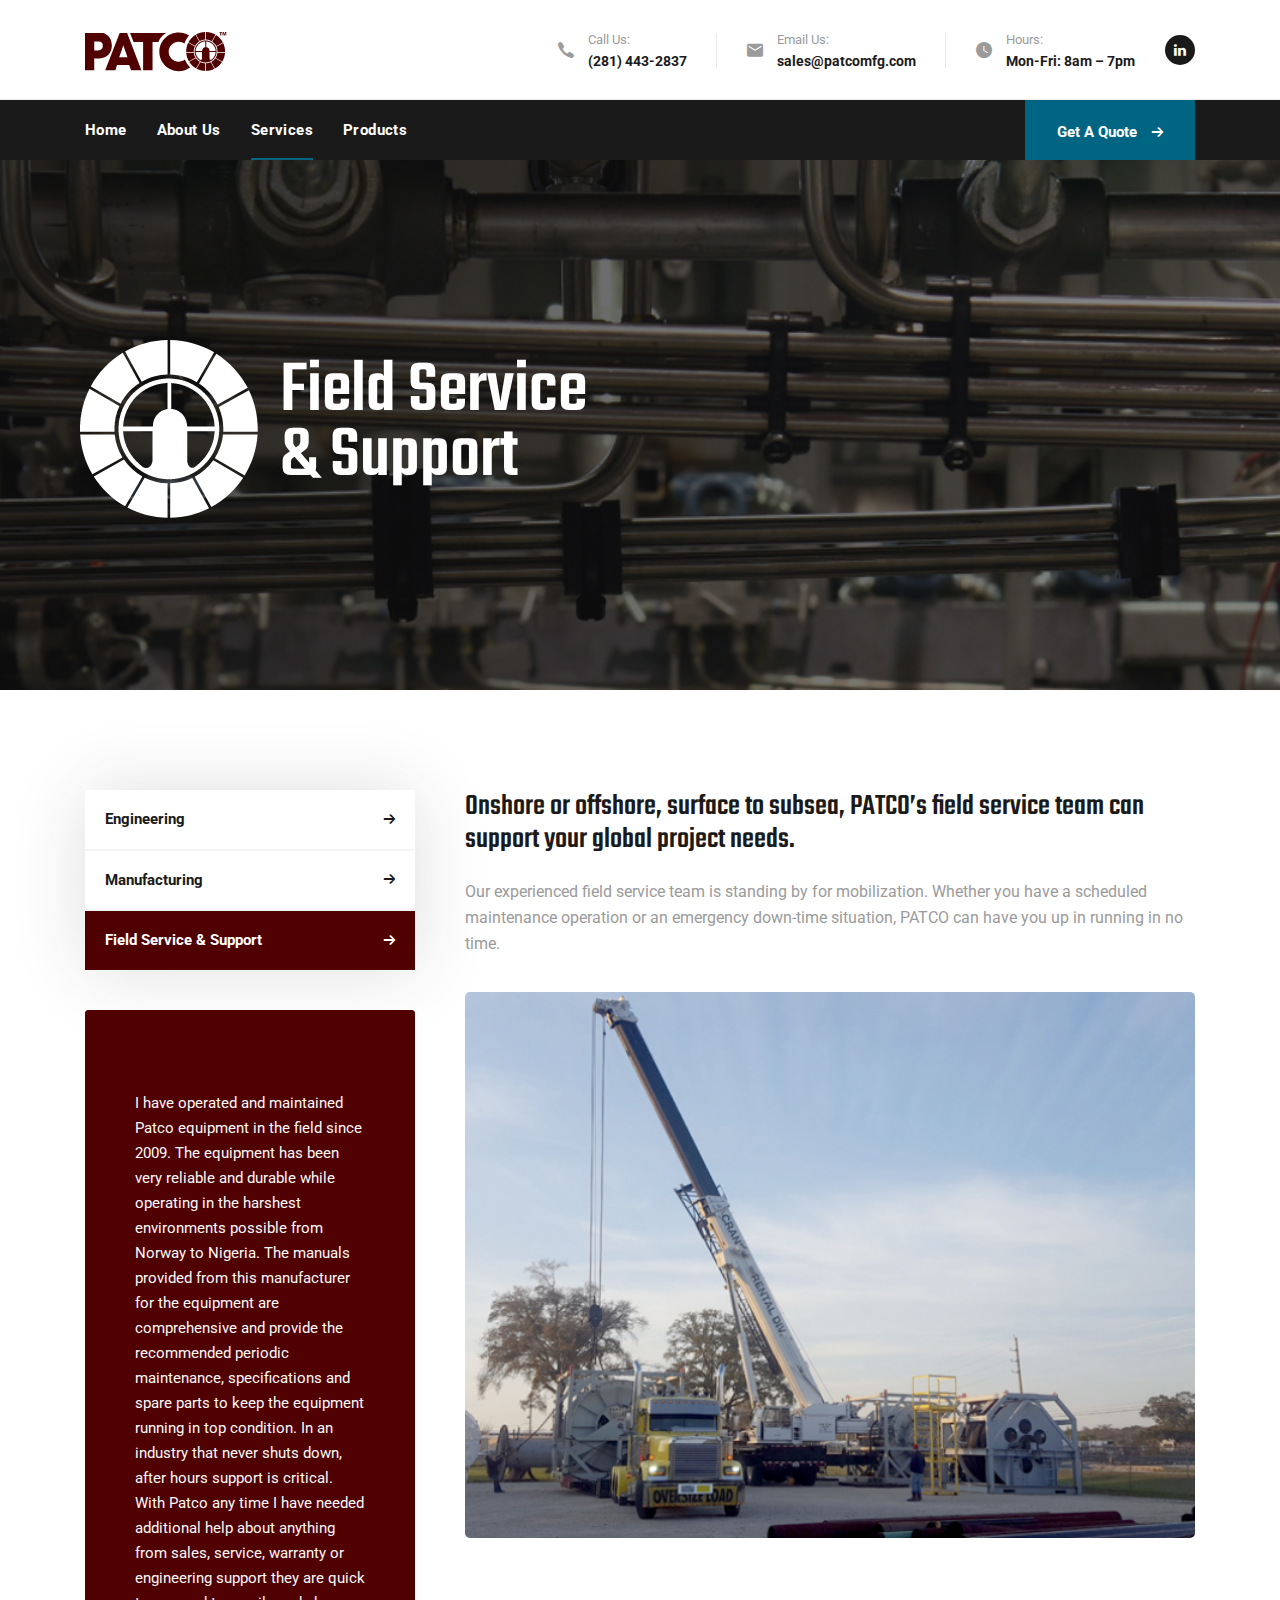
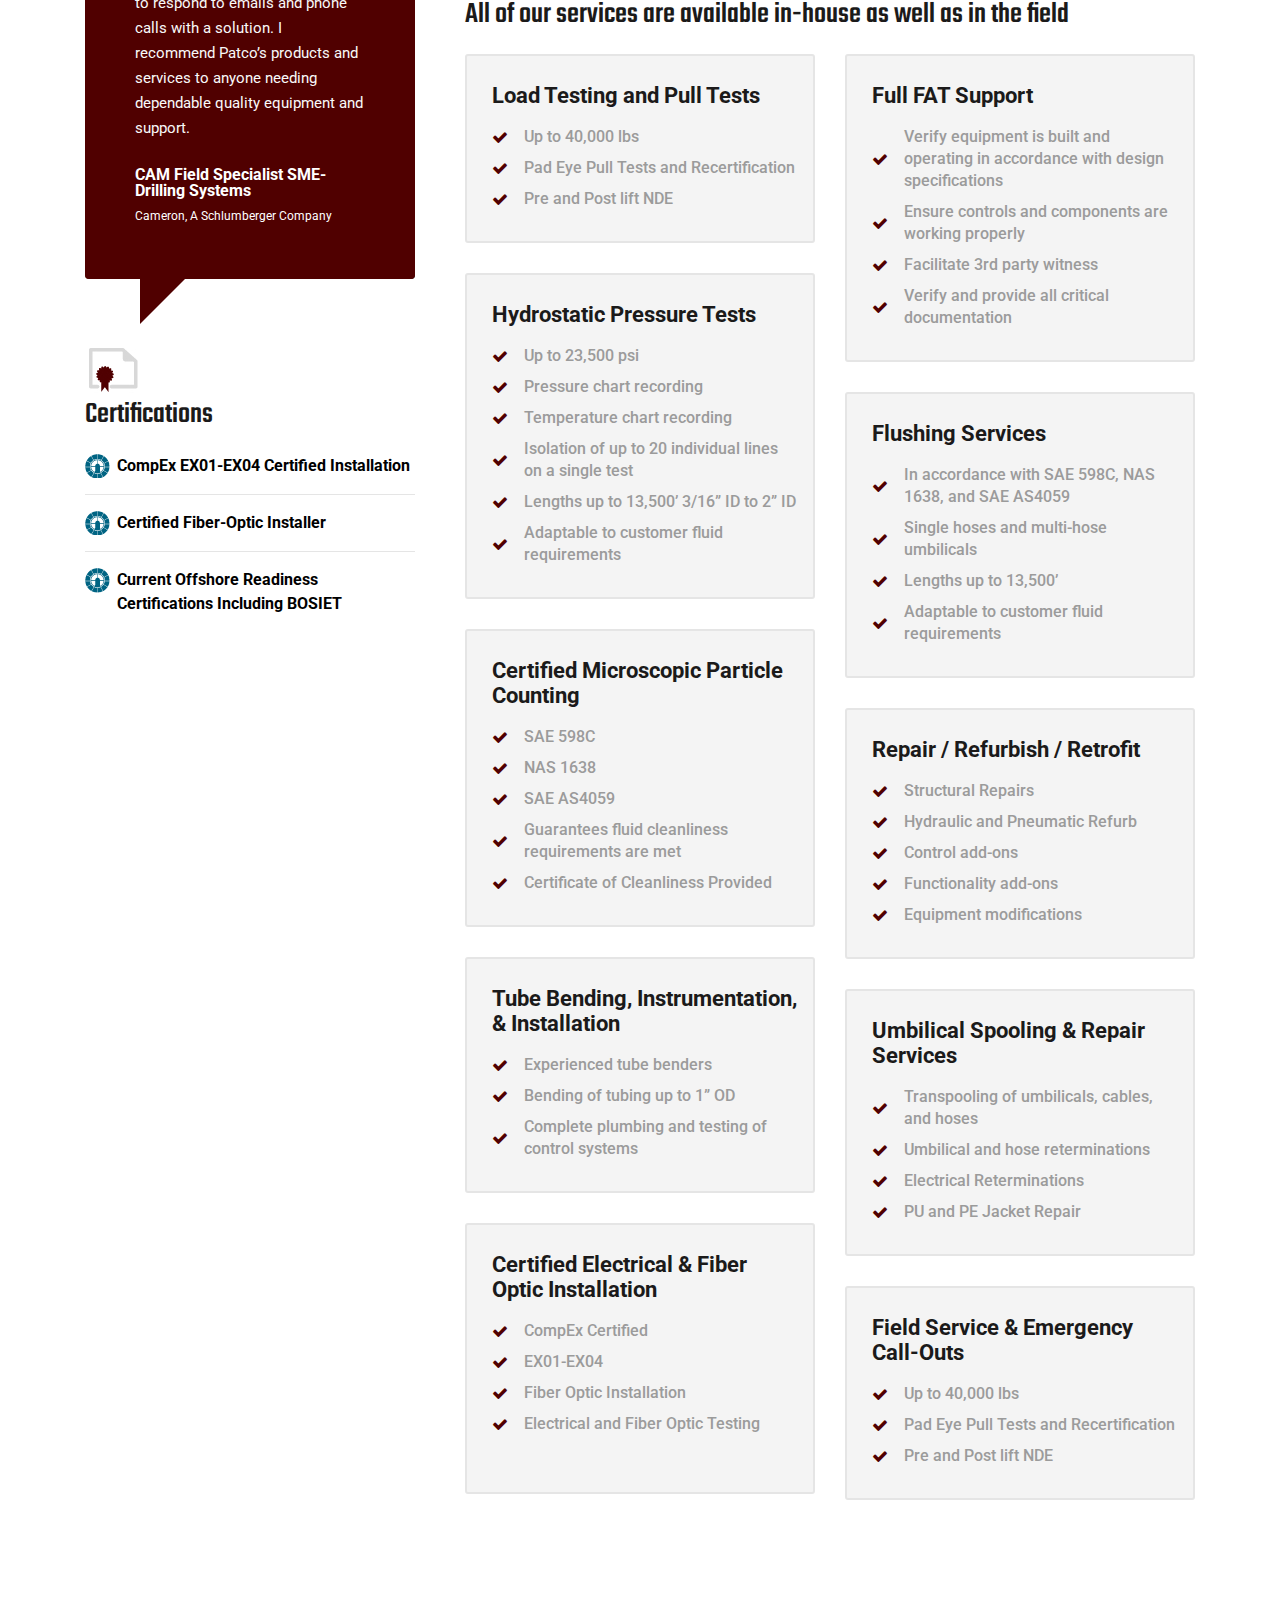
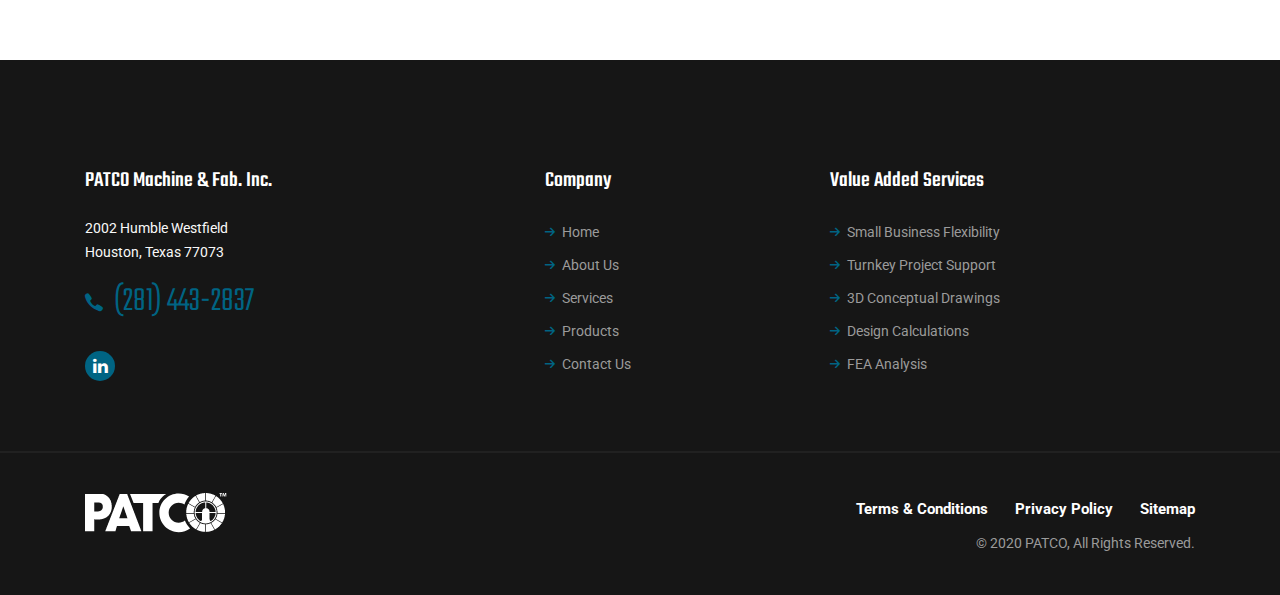
<file: field-services.html>
<!DOCTYPE html>
<html lang="en">

<head>
  <meta charset="UTF-8" />
  <meta name="viewport" content="width=device-width, initial-scale=1.0" />
  <meta http-equiv="X-UA-Compatible" content="ie=edge" />
  <meta name="description" content="koira - Factory and Manufacturing Html Template">
  <link href="assets/images/favicon/favicon.png" rel="icon">
  <title>PATCO Machine &amp; Fabrication</title>
  <link rel="stylesheet"
    href="https://fonts.googleapis.com/css?family=Roboto:400,500,700%7cTeko:400,500,600,700&display=swap">
  <link rel="stylesheet" href="assets/css/libraries.css">
  <link rel="stylesheet" href="assets/css/style.css">
</head>

<body>
  <div class="wrapper">
    <!-- =========================
        Header
    =========================== -->
    <header id="header" class="header header-white header-full">
      <nav class="navbar navbar-expand-lg sticky-navbar">
        <div class="container">
          <a class="navbar-brand" href="index.html">
            <img src="assets/images/logo/PATCO-logo.png" class="logo-light" alt="logo">
            <img src="assets/images/logo/PATCO-logo.png" class="logo-dark" alt="logo">
          </a>
          <div class="header__topbar d-none d-lg-block">
            <div class="d-flex flex-wrap">
              <ul class="contact__list list-unstyled">
                <li>
                  <i class="icon-phone"></i>
                  <div>
                    <span>Call Us:</span><strong>(281) 443-2837</strong>
                  </div>
                </li>
                <li>
                  <i class="icon-envelope"></i>
                  <div>
                    <span>Email Us:</span><strong><a href="mailto:sales@patcomfg.com">sales@patcomfg.com</a></strong>
                  </div>
                </li>
                <li>
                  <i class="icon-clock"></i>
                  <div>
                    <span>Hours:</span><strong>Mon-Fri: 8am – 7pm</strong>
                  </div>
                </li>
              </ul>
              <ul class="social__icons">
                <li><a href="https://www.linkedin.com/company/patco-machine-and-fabrication/" target="_blank"><i
                      class="fa fa-linkedin"></i></a></li>
              </ul>
            </div>
          </div><!-- /.header-topbar -->
          <button class="navbar-toggler" type="button">
            <span class="menu-lines"><span></span></span>
          </button>
        </div><!-- /.container -->
        <div class="navbar__bottom">
          <div class="container">
            <div class="collapse navbar-collapse" id="mainNavigation">
              <ul class="navbar-nav">
                <li class="nav__item with-dropdown">
                  <a href="index.html" class="dropdown-toggle nav__item-link">Home</a>

                </li><!-- /.nav-item -->
                <li class="nav__item with-dropdown">
                  <a href="about-us.html" class="dropdown-toggle nav__item-link">About Us</a>
                </li><!-- /.nav-item -->
                <li class="nav__item with-dropdown">
                  <a href="services.html" class="dropdown-toggle nav__item-link active">Services</a>
                  <i class="fa fa-angle-right" data-toggle="dropdown"></i>
                  <ul class="dropdown-menu">
                    <li class="nav__item"><a href="engineering.html" class="nav__item-link">Engineering</a></li>
                    <!-- /.nav-item -->
                    <li class="nav__item"><a href="manufacturing.html" class="nav__item-link">Manufacturing</a></li>
                    <!-- /.nav-item -->
                    <li class="nav__item"><a href="field-services.html" class="nav__item-link">Field Service &
                        Support</a></li>
                    <!-- /.nav-item -->
                  </ul><!-- /.dropdown-menu -->
                </li><!-- /.nav-item -->
                <li class="nav__item">
                  <a href="products.html" class="nav__item-link">Products</a>
                </li><!-- /.nav-item -->
              </ul><!-- /.navbar-nav -->
            </div><!-- /.navbar-collapse -->
            <div class="navbar-modules d-none d-lg-block">
              <ul class="list-unstyled d-flex align-items-center modules__btns-list">
                <li><a href="#" class="module__btn module__btn-search color-white"></a></li>
                <li class="d-none d-lg-block">
                  <a href="contact.html" class="btn btn__primary btn__hover2 module__btn-request">
                    <span>Get A Quote</span><i class="icon-arrow-right"></i>
                  </a>
                </li>
              </ul><!-- /.modules-wrapper -->
            </div><!-- /.navbar-modules -->
          </div><!-- /.container -->
        </div><!-- /.navbar-bottom -->
      </nav><!-- /.navabr -->
    </header><!-- /.Header -->

    <!-- ========================
         page title 
      =========================== -->
    <section id="page-title" class="page-title page-title-layout10 bg-overlay">
      <div class="bg-img"><img src="assets/images/services/field-service-header.jpg" alt="background"></div>
      <div class="container">
        <div class="row">
          <div class="col-sm-12 col-md-12 col-lg-12 col-xl-8">
            <div class="row">
              <div class="img"><img src="assets/images/sliders/patco-icon.png" alt="slide img"></div>
              <h1 class="service__title color-white">Field Service<br>& Support</h1>
            </div>
          </div><!-- /.col-lg-12 -->
        </div><!-- /.row -->
      </div><!-- /.container -->
    </section><!-- /.page-title -->

    <!-- ======================
      Text Content Section
    ========================= -->
    <section id="textContentSection" class="text-content-section">
      <div class="container">
        <div class="row">
          <div class="col-sm-12 col-md-12 col-lg-4">
            <aside class="sidebar mb-30">
              <div class="widget widget-categories p-0">
                <div class="widget-content">
                  <ul class="list-unstyled">
                    <li>
                      <a href="engineering.html"><span>Engineering</span><i class="icon-arrow-right"></i></a>
                    </li>
                    <li>
                      <a href="manufacturing.html"><span>Manufacturing</span><i class="icon-arrow-right"></i></a>
                    </li>
                    <li>
                      <a href="field-services.html" class="active"><span>Field Service & Support</span><i
                          class="icon-arrow-right"></i></a>
                    </li>
                  </ul>
                </div><!-- /.widget-content -->
              </div><!-- /.widget-categories -->
              <div class="widget widget-help bg-overlay bg-overlay-theme">
                <div class="bg-img"><img src="assets/images/banners/2.jpg" alt="background"></div>
                <div class="widget__content">
                  <div class="widget__icon">
                  </div>
                  <p>I have operated and maintained Patco equipment in the field since 2009. The equipment has been very
                    reliable and durable while operating in the harshest environments possible from Norway to Nigeria.
                    The manuals provided from this manufacturer for the equipment are comprehensive and provide the
                    recommended periodic maintenance, specifications and spare parts to keep the equipment running in
                    top condition. In an industry that never shuts down, after hours support is critical. With Patco any
                    time I have needed additional help about anything from sales, service, warranty or engineering
                    support they are quick to respond to emails and phone calls with a solution. I recommend Patco’s
                    products and services to anyone needing dependable quality equipment and support.</p>
                </div><!-- /.widget-download -->
                <div class="owl-thumbs" data-slider-id="1">
                  <span class="testimonial__meta">
                    <span class="testimonial__meta-title color-white">CAM Field Specialist SME-Drilling Systems</span>
                    <span class="testimonial__meta-desc color-white">Cameron, A Schlumberger Company</span>
                  </span><!-- /.testimonial-meta -->
                </div><!-- /.owl-thumbs -->
              </div><!-- /.widget-help -->
              <div class="down-arrow-side"></div>
              <div class="widget-download">
                <img src="./assets/images/services/cert-icon.jpg" alt="Certification icon" class="img-small">
                <h5 class="widget__title">Certifications</h5>
                <ul class="list-items-logo-theme list-items-black list-unstyled mb-50">
                  <li>CompEx EX01-EX04 Certified
                    Installation</li>
                  <hr>
                  <li>Certified Fiber-Optic Installer</li>
                  <hr>
                  <li>Current Offshore Readiness
                    Certifications Including BOSIET</li>
                </ul>
              </div><!-- /.widget-download -->
            </aside><!-- /.sidebar -->
          </div><!-- /.col-lg-4 -->
          <div class="col-sm-12 col-md-12 col-lg-8">
            <div class="text__block">
              <h5 class="text__block-title">Onshore or offshore, surface to subsea, PATCO’s field service team can
                support your global project needs.</h5>
              <p class="text__block-desc">Our experienced field service team is standing by for mobilization. Whether
                you have a scheduled maintenance operation or an emergency down-time situation, PATCO can have you up in
                running in no time.</p>
            </div><!-- /.text-block -->
            <div class="video-banner mb-60">
              <div class="bg-img"><img src="assets/images/services/crane.jpg" alt="background"></div>
              <div class="video__btn video__btn-white text-center">
              </div>
            </div><!-- /.video -->
            <h5 class="text__block-title">All of our services are available in-house as well as in the field</h5>
            <div class="features-list mb-30">
              <div class="row">
                <div class="col-sm-12 col-md-12 col-lg-6">
                  <div class="feature-item feature-list-item">
                    <div class="feature__content">
                      <h4 class="feature__title font22pt alt-font">Load Testing and Pull Tests</h4>
                      <ul class="feature-list-items list-unstyled">
                        <li>Up to 40,000 lbs</li>
                        <li>Pad Eye Pull Tests and Recertification</li>
                        <li>Pre and Post lift NDE</li>
                      </ul>
                    </div><!-- /.feature-content -->
                  </div><!-- /.feature-item -->
                  <div class="feature-item feature-list-item">
                    <div class="feature__content">
                      <h4 class="feature__title font22pt alt-font">Hydrostatic Pressure Tests</h4>
                      <ul class="feature-list-items list-unstyled">
                        <li>Up to 23,500 psi</li>
                        <li>Pressure chart recording</li>
                        <li>Temperature chart recording</li>
                        <li>Isolation of up to 20 individual lines on a single test</li>
                        <li>Lengths up to 13,500’ 3/16” ID to 2” ID</li>
                        <li>Adaptable to customer fluid requirements</li>
                      </ul>
                    </div><!-- /.feature-content -->
                  </div><!-- /.feature-item -->
                  <div class="feature-item feature-list-item">
                    <div class="feature__content">
                      <h4 class="feature__title font22pt alt-font">Certified Microscopic Particle Counting</h4>
                      <ul class="feature-list-items list-unstyled">
                        <li>SAE 598C</li>
                        <li>NAS 1638</li>
                        <li>SAE AS4059</li>
                        <li>Guarantees fluid cleanliness requirements are met</li>
                        <li>Certificate of Cleanliness Provided</li>
                      </ul>
                    </div><!-- /.feature-content -->
                  </div><!-- /.feature-item -->
                  <div class="feature-item feature-list-item">
                    <div class="feature__content">
                      <h4 class="feature__title font22pt alt-font">Tube Bending, Instrumentation, & Installation</h4>
                      <ul class="feature-list-items list-unstyled">
                        <li>Experienced tube benders</li>
                        <li>Bending of tubing up to 1” OD</li>
                        <li>Complete plumbing and testing of control systems</li>
                      </ul>
                    </div><!-- /.feature-content -->
                  </div><!-- /.feature-item -->
                  <div class="feature-item feature-list-item pb-5">
                    <div class="feature__content">
                      <h4 class="feature__title font22pt alt-font">Certified Electrical & Fiber Optic Installation</h4>
                      <ul class="feature-list-items list-unstyled">
                        <li>CompEx Certified</li>
                        <li>EX01-EX04</li>
                        <li>Fiber Optic Installation</li>
                        <li>Electrical and Fiber Optic Testing</li>
                      </ul>
                    </div><!-- /.feature-content -->
                  </div><!-- /.feature-item -->
                </div><!-- /.col-lg-6 -->

                <div class="col-sm-12 col-md-12 col-lg-6">
                  <div class="feature-item feature-list-item">
                    <div class="feature__content">
                      <h4 class="feature__title font22pt alt-font">Full FAT Support</h4>
                      <ul class="feature-list-items list-unstyled">
                        <li>Verify equipment is built and operating in accordance with design specifications</li>
                        <li>Ensure controls and components are working properly</li>
                        <li>Facilitate 3rd party witness</li>
                        <li>Verify and provide all critical documentation</li>
                      </ul>
                    </div><!-- /.feature-content -->
                  </div><!-- /.feature-item -->
                  <div class="feature-item feature-list-item">
                    <div class="feature__content">
                      <h4 class="feature__title font22pt alt-font">Flushing Services</h4>
                      <ul class="feature-list-items list-unstyled">
                        <li>In accordance with SAE 598C, NAS 1638, and SAE AS4059</li>
                        <li>Single hoses and multi-hose umbilicals</li>
                        <li>Lengths up to 13,500’</li>
                        <li>Adaptable to customer fluid requirements</li>
                      </ul>
                    </div><!-- /.feature-content -->
                  </div><!-- /.feature-item -->
                  <div class="feature-item feature-list-item">
                    <div class="feature__content">
                      <h4 class="feature__title font22pt alt-font">Repair / Refurbish / Retrofit</h4>
                      <ul class="feature-list-items list-unstyled">
                        <li>Structural Repairs</li>
                        <li>Hydraulic and Pneumatic Refurb</li>
                        <li>Control add-ons</li>
                        <li>Functionality add-ons</li>
                        <li>Equipment modifications</li>
                      </ul>
                    </div><!-- /.feature-content -->
                  </div><!-- /.feature-item -->
                  <div class="feature-item feature-list-item">
                    <div class="feature__content">
                      <h4 class="feature__title font22pt alt-font">Umbilical Spooling & Repair Services</h4>
                      <ul class="feature-list-items list-unstyled">
                        <li>Transpooling of umbilicals, cables, and hoses</li>
                        <li>Umbilical and hose reterminations</li>
                        <li>Electrical Reterminations</li>
                        <li>PU and PE Jacket Repair</li>
                      </ul>
                    </div><!-- /.feature-content -->
                  </div><!-- /.feature-item -->
                  <div class="feature-item feature-list-item">
                    <div class="feature__content">
                      <h4 class="feature__title font22pt alt-font">Field Service & Emergency Call-Outs</h4>
                      <ul class="feature-list-items list-unstyled">
                        <li>Up to 40,000 lbs</li>
                        <li>Pad Eye Pull Tests and Recertification</li>
                        <li>Pre and Post lift NDE</li>
                      </ul>
                    </div><!-- /.feature-content -->
                  </div><!-- /.feature-item -->
                </div><!-- /.col-lg-6 -->
              </div><!-- /.row -->
            </div><!-- /.features-list -->
          </div><!-- /.col-lg-8 -->
        </div><!-- /.row -->
      </div><!-- /.container -->
    </section><!-- /.Text Content Section -->

    <!-- ========================
      Footer
    ========================== -->
    <footer id="footer" class="footer">
      <div class="footer-top">
        <div class="container">
          <div class="row">
            <div class="col-sm-12 col-md-12 col-lg-4 col-xl-4 footer__widget footer__widget-about">
              <h6 class="footer__widget-title">PATCO Machine & Fab. Inc.</h6>
              <div class="footer__widget-content">
                <p class="color-gray">2002 Humble Westfield<br>Houston, Texas 77073</p>
                <p class="footer__contact-phone">
                  <i class="icon-phone"></i>
                  <a href="tel:2814432837">(281) 443-2837</a>
                </p>
                <ul class="social__icons">
                  <li><a href="https://www.linkedin.com/company/patco-machine-and-fabrication/" target="_blank"><i
                        class="fa fa-linkedin"></i></a></li>
                </ul><!-- /.social-icons -->
              </div>
            </div><!-- /.col-xl-3 -->
            <div class="col-6 col-sm-6 col-md-6 col-lg-4 col-xl-3 offset-xl-1 footer__widget footer__widget-nav">
              <h6 class="footer__widget-title">Company</h6>
              <div class="footer__widget-content">
                <nav>
                  <ul class="list-unstyled">
                    <li><a href="./index.html">Home</a></li>
                    <li><a href="./about-us.html">About Us</a></li>
                    <li><a href="./services.html">Services</a></li>
                    <li><a href="./products.html">Products</a></li>
                    <li><a href="./contact.html">Contact Us</a></li>
                  </ul>
                </nav>
              </div><!-- /.footer-widget-content -->
            </div><!-- /.col-xl-2 -->
            <div class="col-6 col-sm-6 col-md-6 col-lg-3 col-xl-4 footer__widget footer__widget-nav">
              <h6 class="footer__widget-title">Value Added Services</h6>
              <div class="footer__widget-content">
                <nav>
                  <ul class="list-unstyled">
                    <li><a href="#">Small Business Flexibility</a></li>
                    <li><a href="#">Turnkey Project Support</a></li>
                    <li><a href="#">3D Conceptual Drawings</a></li>
                    <li><a href="#">Design Calculations</a></li>
                    <li><a href="#">FEA Analysis</a></li>
                  </ul>
                </nav>
              </div><!-- /.footer-widget-content -->
            </div><!-- /.col-xl-2 -->
          </div><!-- /.row -->
        </div><!-- /.container -->
      </div><!-- /.footer-top -->
      <div class="footer-bottom">
        <div class="container">
          <div class="row">
            <div class="col-sm-12 col-md-3 col-lg-3">
              <img src="assets/images/logo/PATCO-white-logo.png" alt="logo">
            </div><!-- /.col-lg-3 -->
            <div class="col-sm-12 col-md-9 col-lg-9 text-right">
              <div class="footer__copyright">
                <nav>
                  <ul class="footer__copyright-links list-unstyled d-flex flex-wrap justify-content-end">
                    <li><a href="./terms-conditions.html">Terms & Conditions </a></li>
                    <li><a href="./privacy-policy.html">Privacy Policy</a></li>
                    <li><a href="./sitemap.html">Sitemap</a></li>
                  </ul>
                </nav>
                <p class="mb-0"> &copy; 2020 PATCO, All Rights Reserved.</p>
              </div><!-- /.Footer-copyright -->
            </div><!-- /.col-lg-9 -->
          </div><!-- /.row -->
        </div><!-- /.container -->
      </div><!-- /.Footer-bottom -->
    </footer><!-- /.Footer -->
    <button id="scrollTopBtn"><i class="fa fa-long-arrow-up"></i></button>

    <div class="module__search-container">
      <i class="fa fa-times close-search"></i>
      <form class="module__search-form">
        <input type="text" class="search__input" placeholder="Type Words Then Enter">
        <button class="module__search-btn"><i class="fa fa-search"></i></button>
      </form>
    </div><!-- /.module-search-container -->

  </div><!-- /.wrapper -->

  <script src="assets/js/jquery-3.3.1.min.js"></script>
  <script src="assets/js/plugins.js"></script>
  <script src="assets/js/main.js"></script>
  <!-- Global site tag (gtag.js) - Google Analytics -->
  <script async src="https://www.googletagmanager.com/gtag/js?id=UA-172170629-1"></script>
  <script>
    window.dataLayer = window.dataLayer || [];
    function gtag() { dataLayer.push(arguments); }
    gtag('js', new Date());

    gtag('config', 'UA-172170629-1');
  </script>
</body>

</html>
</file>
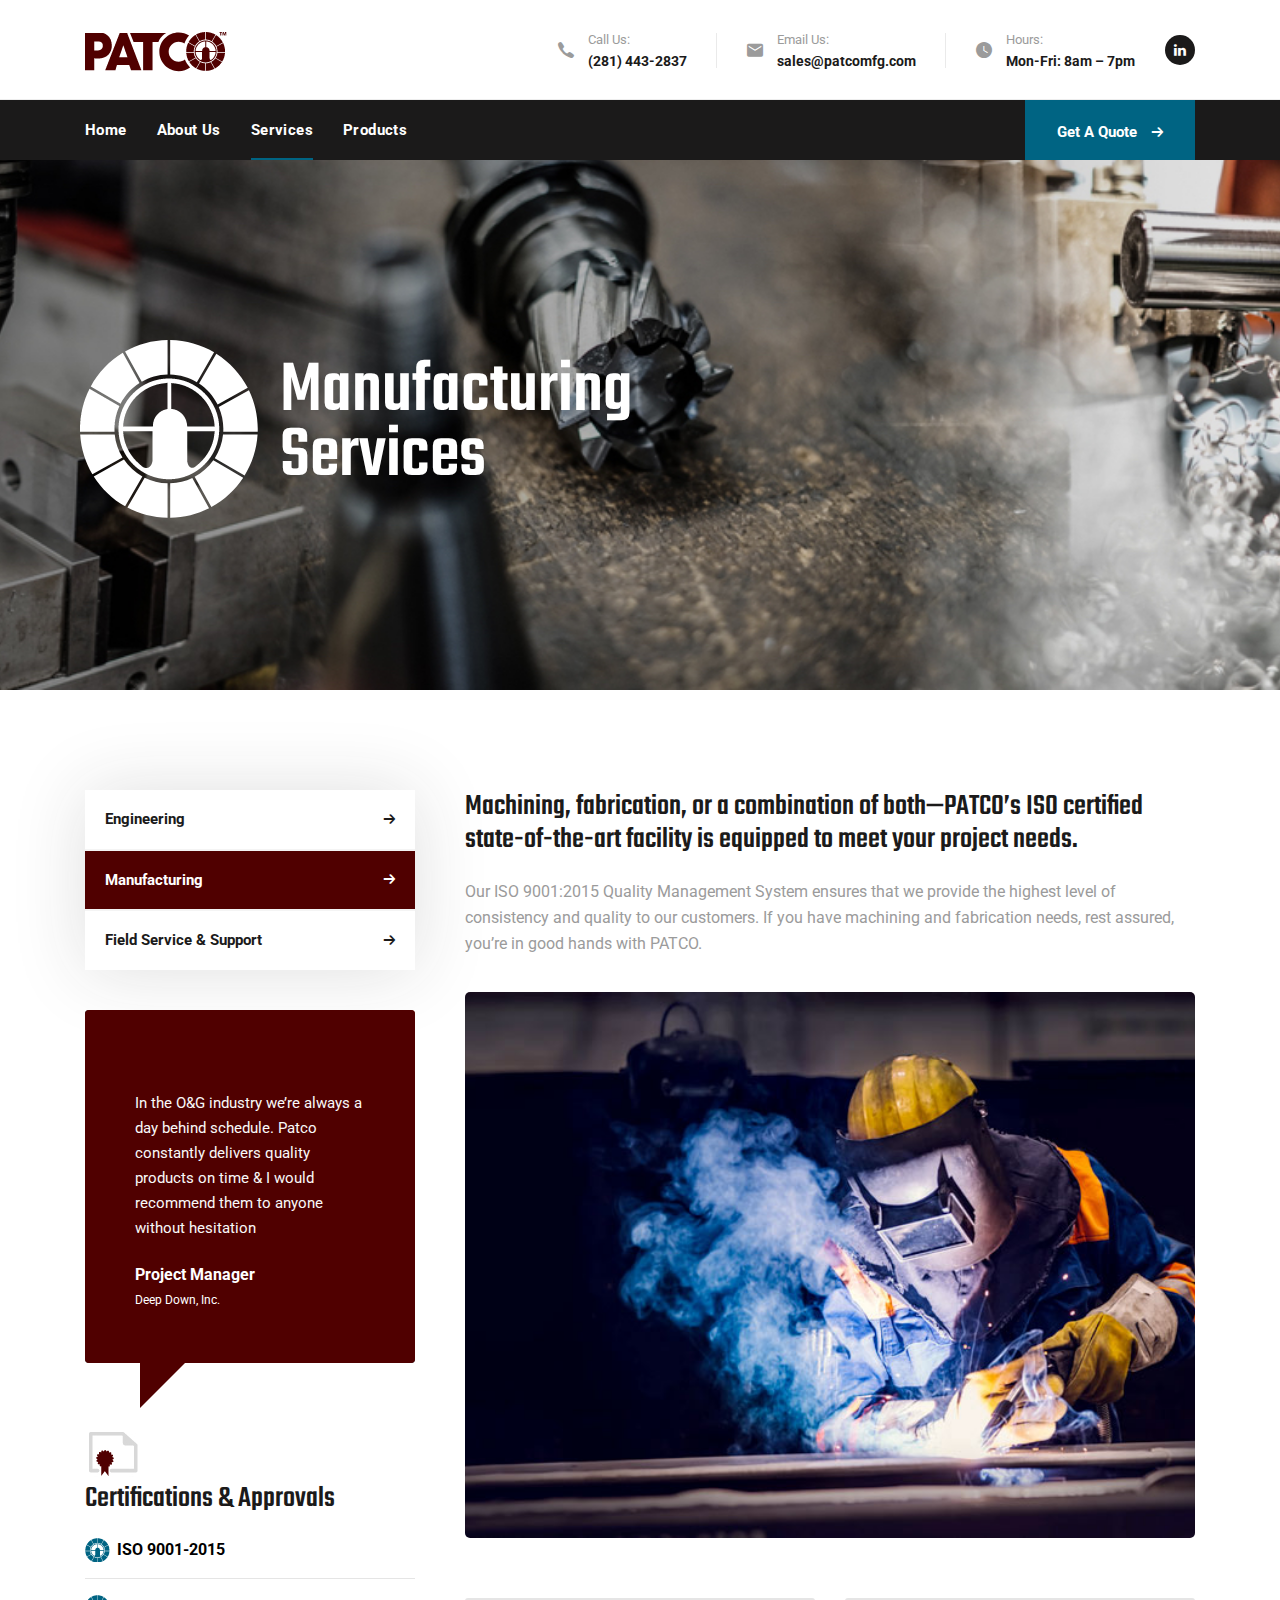
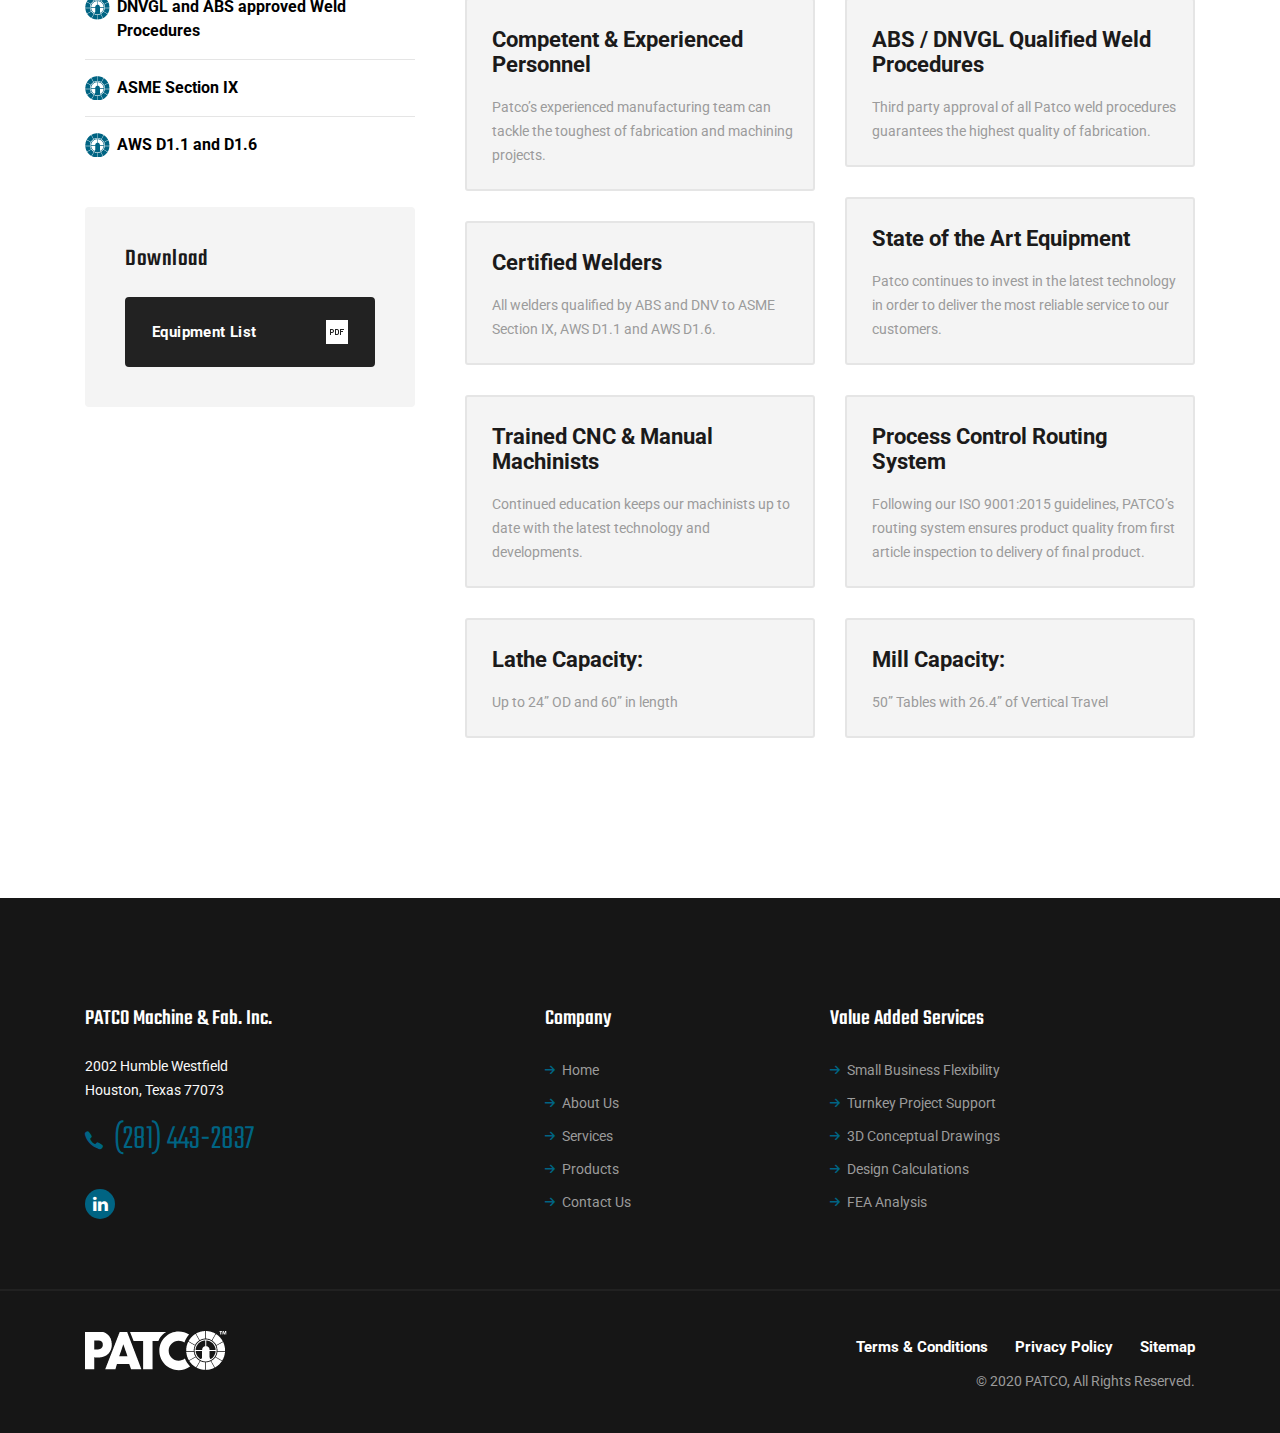
<file: manufacturing.html>
<!DOCTYPE html>
<html lang="en">

<head>
  <meta charset="UTF-8" />
  <meta name="viewport" content="width=device-width, initial-scale=1.0" />
  <meta http-equiv="X-UA-Compatible" content="ie=edge" />
  <meta name="description" content="koira - Factory and Manufacturing Html Template">
  <link href="assets/images/favicon/favicon.png" rel="icon">
  <title>PATCO Machine &amp; Fabrication</title>
  <link rel="stylesheet"
    href="https://fonts.googleapis.com/css?family=Roboto:400,500,700%7cTeko:400,500,600,700&display=swap">
  <link rel="stylesheet" href="assets/css/libraries.css">
  <link rel="stylesheet" href="assets/css/style.css">
</head>

<body>
  <div class="wrapper">
    <!-- =========================
        Header
    =========================== -->
    <header id="header" class="header header-white header-full">
      <nav class="navbar navbar-expand-lg sticky-navbar">
        <div class="container">
          <a class="navbar-brand" href="index.html">
            <img src="assets/images/logo/PATCO-logo.png" class="logo-light" alt="logo">
            <img src="assets/images/logo/PATCO-logo.png" class="logo-dark" alt="logo">
          </a>
          <div class="header__topbar d-none d-lg-block">
            <div class="d-flex flex-wrap">
              <ul class="contact__list list-unstyled">
                <li>
                  <i class="icon-phone"></i>
                  <div>
                    <span>Call Us:</span><strong>(281) 443-2837</strong>
                  </div>
                </li>
                <li>
                  <i class="icon-envelope"></i>
                  <div>
                    <span>Email Us:</span><strong><a href="mailto:sales@patcomfg.com">sales@patcomfg.com</a></strong>
                  </div>
                </li>
                <li>
                  <i class="icon-clock"></i>
                  <div>
                    <span>Hours:</span><strong>Mon-Fri: 8am – 7pm</strong>
                  </div>
                </li>
              </ul>
              <ul class="social__icons">
                <li><a href="https://www.linkedin.com/company/patco-machine-and-fabrication/" target="_blank"><i
                      class="fa fa-linkedin"></i></a></li>
              </ul>
            </div>
          </div><!-- /.header-topbar -->
          <button class="navbar-toggler" type="button">
            <span class="menu-lines"><span></span></span>
          </button>
        </div><!-- /.container -->
        <div class="navbar__bottom">
          <div class="container">
            <div class="collapse navbar-collapse" id="mainNavigation">
              <ul class="navbar-nav">
                <li class="nav__item with-dropdown">
                  <a href="index.html" class="dropdown-toggle nav__item-link">Home</a>

                </li><!-- /.nav-item -->
                <li class="nav__item with-dropdown">
                  <a href="about-us.html" class="dropdown-toggle nav__item-link">About Us</a>
                </li><!-- /.nav-item -->
                <li class="nav__item with-dropdown">
                  <a href="services.html" class="dropdown-toggle nav__item-link active">Services</a>
                  <i class="fa fa-angle-right" data-toggle="dropdown"></i>
                  <ul class="dropdown-menu">
                    <li class="nav__item"><a href="engineering.html" class="nav__item-link">Engineering</a></li>
                    <!-- /.nav-item -->
                    <li class="nav__item"><a href="manufacturing.html" class="nav__item-link">Manufacturing</a></li>
                    <!-- /.nav-item -->
                    <li class="nav__item"><a href="field-services.html" class="nav__item-link">Field Service &
                        Support</a></li>
                    <!-- /.nav-item -->
                  </ul><!-- /.dropdown-menu -->
                </li><!-- /.nav-item -->
                <li class="nav__item">
                  <a href="products.html" class="nav__item-link">Products</a>
                </li><!-- /.nav-item -->
              </ul><!-- /.navbar-nav -->
            </div><!-- /.navbar-collapse -->
            <div class="navbar-modules d-none d-lg-block">
              <ul class="list-unstyled d-flex align-items-center modules__btns-list">
                <li><a href="#" class="module__btn module__btn-search color-white"></a></li>
                <li class="d-none d-lg-block">
                  <a href="contact.html" class="btn btn__primary btn__hover2 module__btn-request">
                    <span>Get A Quote</span><i class="icon-arrow-right"></i>
                  </a>
                </li>
              </ul><!-- /.modules-wrapper -->
            </div><!-- /.navbar-modules -->
          </div><!-- /.container -->
        </div><!-- /.navbar-bottom -->
      </nav><!-- /.navabr -->
    </header><!-- /.Header -->

    <!-- ========================
         page title 
      =========================== -->
    <section id="page-title" class="page-title page-title-layout10">
      <div class="bg-img"><img src="assets/images/services/manufacturing-header.jpg" alt="background"></div>
      <div class="container">
        <div class="row">
          <div class="col-sm-12 col-md-12 col-lg-12 col-xl-8">
            <div class="row">
              <div class="img"><img src="assets/images/sliders/patco-icon.png" alt="slide img"></div>
              <h1 class="service__title color-white">Manufacturing<br>Services</h1>
            </div>
          </div><!-- /.col-lg-12 -->
        </div><!-- /.row -->
      </div><!-- /.container -->
    </section><!-- /.page-title -->

    <!-- ======================
      Text Content Section
    ========================= -->
    <section id="textContentSection" class="text-content-section">
      <div class="container">
        <div class="row">
          <div class="col-sm-12 col-md-12 col-lg-4">
            <aside class="sidebar mb-30">
              <div class="widget widget-categories p-0">
                <div class="widget-content">
                  <ul class="list-unstyled">
                    <li>
                      <a href="./engineering.html"><span>Engineering</span><i class="icon-arrow-right"></i></a>
                    </li>
                    <li>
                      <a href="./manufacturing.html" class="active"><span>Manufacturing</span><i
                          class="icon-arrow-right"></i></a>
                    </li>
                    <li>
                      <a href="./field-services.html"><span>Field Service & Support</span><i
                          class="icon-arrow-right"></i></a>
                    </li>
                  </ul>
                </div><!-- /.widget-content -->
              </div><!-- /.widget-categories -->
              <div class="widget widget-help bg-overlay bg-overlay-theme">
                <div class="bg-img"><img src="assets/images/banners/2.jpg" alt="background"></div>
                <div class="widget__content">
                  <div class="widget__icon">
                  </div>
                  <p>In the O&G industry we’re always a day behind schedule. Patco constantly delivers quality products
                    on time & I would recommend them to anyone without hesitation</p>
                </div><!-- /.widget-download -->
                <div class="owl-thumbs" data-slider-id="1">
                  <span class="testimonial__meta">
                    <span class="testimonial__meta-title color-white">Project Manager</span>
                    <span class="testimonial__meta-desc color-white">Deep Down, Inc.</span>
                  </span><!-- /.testimonial-meta -->
                </div><!-- /.owl-thumbs -->
              </div><!-- /.widget-help -->
              <div class="down-arrow-side"></div>
              <div class="widget-download">
                <img src="./assets/images/services/cert-icon.jpg" alt="Certification icon" class="img-small">
                <h5 class="widget__title">Certifications & Approvals</h5>
                <ul class="list-items-logo-theme list-items-black list-unstyled mb-50">
                  <li>ISO 9001-2015</li>
                  <hr>
                  <li>DNVGL and ABS approved Weld Procedures</li>
                  <hr>
                  <li>ASME Section IX</li>
                  <hr>
                  <li>AWS D1.1 and D1.6</li>
                </ul>
              </div><!-- /.widget-download -->
              <div class="widget widget-download">
                <h5 class="widget__title">Download</h5>
                <div class="widget__content">
                  <a href="#" class="btn btn__secondary btn__block btn__hover3">
                    <span>Equipment List</span>
                    <img src="assets/images/icons/pdf.png" alt="pdf">
                  </a>
                </div><!-- /.widget-content -->
              </div><!-- /.widget-download -->
            </aside><!-- /.sidebar -->
          </div><!-- /.col-lg-4 -->
          <div class="col-sm-12 col-md-12 col-lg-8">
            <div class="text__block">
              <h5 class="text__block-title">Machining, fabrication, or a combination of both—PATCO’s ISO certified
                state-of-the-art facility is equipped to meet your project needs.</h5>
              <p class="text__block-desc">Our ISO 9001:2015 Quality Management System ensures that we provide the
                highest level of consistency and quality to our customers. If you have machining and fabrication needs,
                rest assured, you’re in good hands with PATCO.</p>
            </div><!-- /.text-block -->
            <div class="video-banner mb-60">
              <div class="bg-img"><img src="assets/images/services/manufacturing.jpg" alt="background"></div>
              <div class="video__btn video__btn-white text-center">
              </div>
            </div><!-- /.video -->

            <div class="features-list mb-30">
              <div class="row">
                <div class="col-sm-12 col-md-12 col-lg-6">
                  <div class="feature-item feature-list-item">
                    <div class="feature__content">
                      <h4 class="feature__title font22pt alt-font">Competent & Experienced Personnel</h4>
                      <p class="feature__desc">Patco’s experienced manufacturing team can tackle the toughest of
                        fabrication and machining projects.</p>
                    </div><!-- /.feature-content -->
                  </div><!-- /.feature-item -->
                  <div class="feature-item feature-list-item">
                    <div class="feature__content">
                      <h4 class="feature__title font22pt alt-font">Certified Welders</h4>
                      <p class="feature__desc">All welders qualified by ABS and DNV to ASME Section IX, AWS D1.1 and AWS
                        D1.6.</p>
                    </div><!-- /.feature-content -->
                  </div><!-- /.feature-item -->
                  <div class="feature-item feature-list-item">
                    <div class="feature__content">
                      <h4 class="feature__title font22pt alt-font">Trained CNC & Manual Machinists</h4>
                      <p class="feature__desc">Continued education keeps our machinists up to date with the latest
                        technology and developments.</p>
                    </div><!-- /.feature-content -->
                  </div><!-- /.feature-item -->
                  <div class="feature-item feature-list-item">
                    <div class="feature__content">
                      <h4 class="feature__title font22pt alt-font">Lathe Capacity:</h4>
                      <p class="feature__desc">Up to 24” OD and 60” in length</p>
                    </div><!-- /.feature-content -->
                  </div><!-- /.feature-item -->
                </div><!-- /.col-lg-6 -->
                <div class="col-sm-12 col-md-12 col-lg-6">
                  <div class="feature-item feature-list-item">
                    <div class="feature__content">
                      <h4 class="feature__title font22pt alt-font">ABS / DNVGL Qualified Weld Procedures</h4>
                      <p class="feature__desc">Third party approval of all Patco weld procedures guarantees the highest
                        quality of fabrication.</p>
                    </div><!-- /.feature-content -->
                  </div><!-- /.feature-item -->
                  <div class="feature-item feature-list-item">
                    <div class="feature__content">
                      <h4 class="feature__title font22pt alt-font">State of the Art Equipment</h4>
                      <p class="feature__desc">Patco continues to invest in the latest technology in order to deliver
                        the most reliable service to our customers.</p>
                    </div><!-- /.feature-content -->
                  </div><!-- /.feature-item -->
                  <div class="feature-item feature-list-item">
                    <div class="feature__content">
                      <h4 class="feature__title font22pt alt-font">Process Control Routing System</h4>
                      <p class="feature__desc">Following our ISO 9001:2015 guidelines, PATCO’s routing system ensures
                        product quality from first article inspection to delivery of final product.</p>
                    </div><!-- /.feature-content -->
                  </div><!-- /.feature-item -->
                  <div class="feature-item feature-list-item">
                    <div class="feature__content">
                      <h4 class="feature__title font22pt alt-font">Mill Capacity:</h4>
                      <p class="feature__desc">50” Tables with 26.4” of Vertical Travel</p>
                    </div><!-- /.feature-content -->
                  </div><!-- /.feature-item -->
                </div><!-- /.col-lg-6 -->
              </div><!-- /.row -->
            </div><!-- /.features-list -->
          </div><!-- /.col-lg-8 -->
        </div><!-- /.row -->
      </div><!-- /.container -->
    </section><!-- /.Text Content Section -->

    <!-- ========================
      Footer
    ========================== -->
    <footer id="footer" class="footer">
      <div class="footer-top">
        <div class="container">
          <div class="row">
            <div class="col-sm-12 col-md-12 col-lg-4 col-xl-4 footer__widget footer__widget-about">
              <h6 class="footer__widget-title">PATCO Machine & Fab. Inc.</h6>
              <div class="footer__widget-content">
                <p class="color-gray">2002 Humble Westfield<br>Houston, Texas 77073</p>
                <p class="footer__contact-phone">
                  <i class="icon-phone"></i>
                  <a href="tel:2814432837">(281) 443-2837</a>
                </p>
                <ul class="social__icons">
                  <li><a href="https://www.linkedin.com/company/patco-machine-and-fabrication/" target="_blank"><i
                        class="fa fa-linkedin"></i></a></li>
                </ul><!-- /.social-icons -->
              </div>
            </div><!-- /.col-xl-3 -->
            <div class="col-6 col-sm-6 col-md-6 col-lg-4 col-xl-3 offset-xl-1 footer__widget footer__widget-nav">
              <h6 class="footer__widget-title">Company</h6>
              <div class="footer__widget-content">
                <nav>
                  <ul class="list-unstyled">
                    <li><a href="./index.html">Home</a></li>
                    <li><a href="./about-us.html">About Us</a></li>
                    <li><a href="./services.html">Services</a></li>
                    <li><a href="./products.html">Products</a></li>
                    <li><a href="./contact.html">Contact Us</a></li>
                  </ul>
                </nav>
              </div><!-- /.footer-widget-content -->
            </div><!-- /.col-xl-2 -->
            <div class="col-6 col-sm-6 col-md-6 col-lg-3 col-xl-4 footer__widget footer__widget-nav">
              <h6 class="footer__widget-title">Value Added Services</h6>
              <div class="footer__widget-content">
                <nav>
                  <ul class="list-unstyled">
                    <li><a href="#">Small Business Flexibility</a></li>
                    <li><a href="#">Turnkey Project Support</a></li>
                    <li><a href="#">3D Conceptual Drawings</a></li>
                    <li><a href="#">Design Calculations</a></li>
                    <li><a href="#">FEA Analysis</a></li>
                  </ul>
                </nav>
              </div><!-- /.footer-widget-content -->
            </div><!-- /.col-xl-2 -->
          </div><!-- /.row -->
        </div><!-- /.container -->
      </div><!-- /.footer-top -->
      <div class="footer-bottom">
        <div class="container">
          <div class="row">
            <div class="col-sm-12 col-md-3 col-lg-3">
              <img src="assets/images/logo/PATCO-white-logo.png" alt="logo">
            </div><!-- /.col-lg-3 -->
            <div class="col-sm-12 col-md-9 col-lg-9 text-right">
              <div class="footer__copyright">
                <nav>
                  <ul class="footer__copyright-links list-unstyled d-flex flex-wrap justify-content-end">
                    <li><a href="./terms-conditions.html">Terms & Conditions </a></li>
                    <li><a href="./privacy-policy.html">Privacy Policy</a></li>
                    <li><a href="./sitemap.html">Sitemap</a></li>
                  </ul>
                </nav>
                <p class="mb-0"> &copy; 2020 PATCO, All Rights Reserved.</p>
              </div><!-- /.Footer-copyright -->
            </div><!-- /.col-lg-9 -->
          </div><!-- /.row -->
        </div><!-- /.container -->
      </div><!-- /.Footer-bottom -->
    </footer><!-- /.Footer -->
    <button id="scrollTopBtn"><i class="fa fa-long-arrow-up"></i></button>

    <div class="module__search-container">
      <i class="fa fa-times close-search"></i>
      <form class="module__search-form">
        <input type="text" class="search__input" placeholder="Type Words Then Enter">
        <button class="module__search-btn"><i class="fa fa-search"></i></button>
      </form>
    </div><!-- /.module-search-container -->

  </div><!-- /.wrapper -->

  <script src="assets/js/jquery-3.3.1.min.js"></script>
  <script src="assets/js/plugins.js"></script>
  <script src="assets/js/main.js"></script>
  <!-- Global site tag (gtag.js) - Google Analytics -->
  <script async src="https://www.googletagmanager.com/gtag/js?id=UA-172170629-1"></script>
  <script>
    window.dataLayer = window.dataLayer || [];
    function gtag() { dataLayer.push(arguments); }
    gtag('js', new Date());

    gtag('config', 'UA-172170629-1');
  </script>
</body>

</html>
</file>
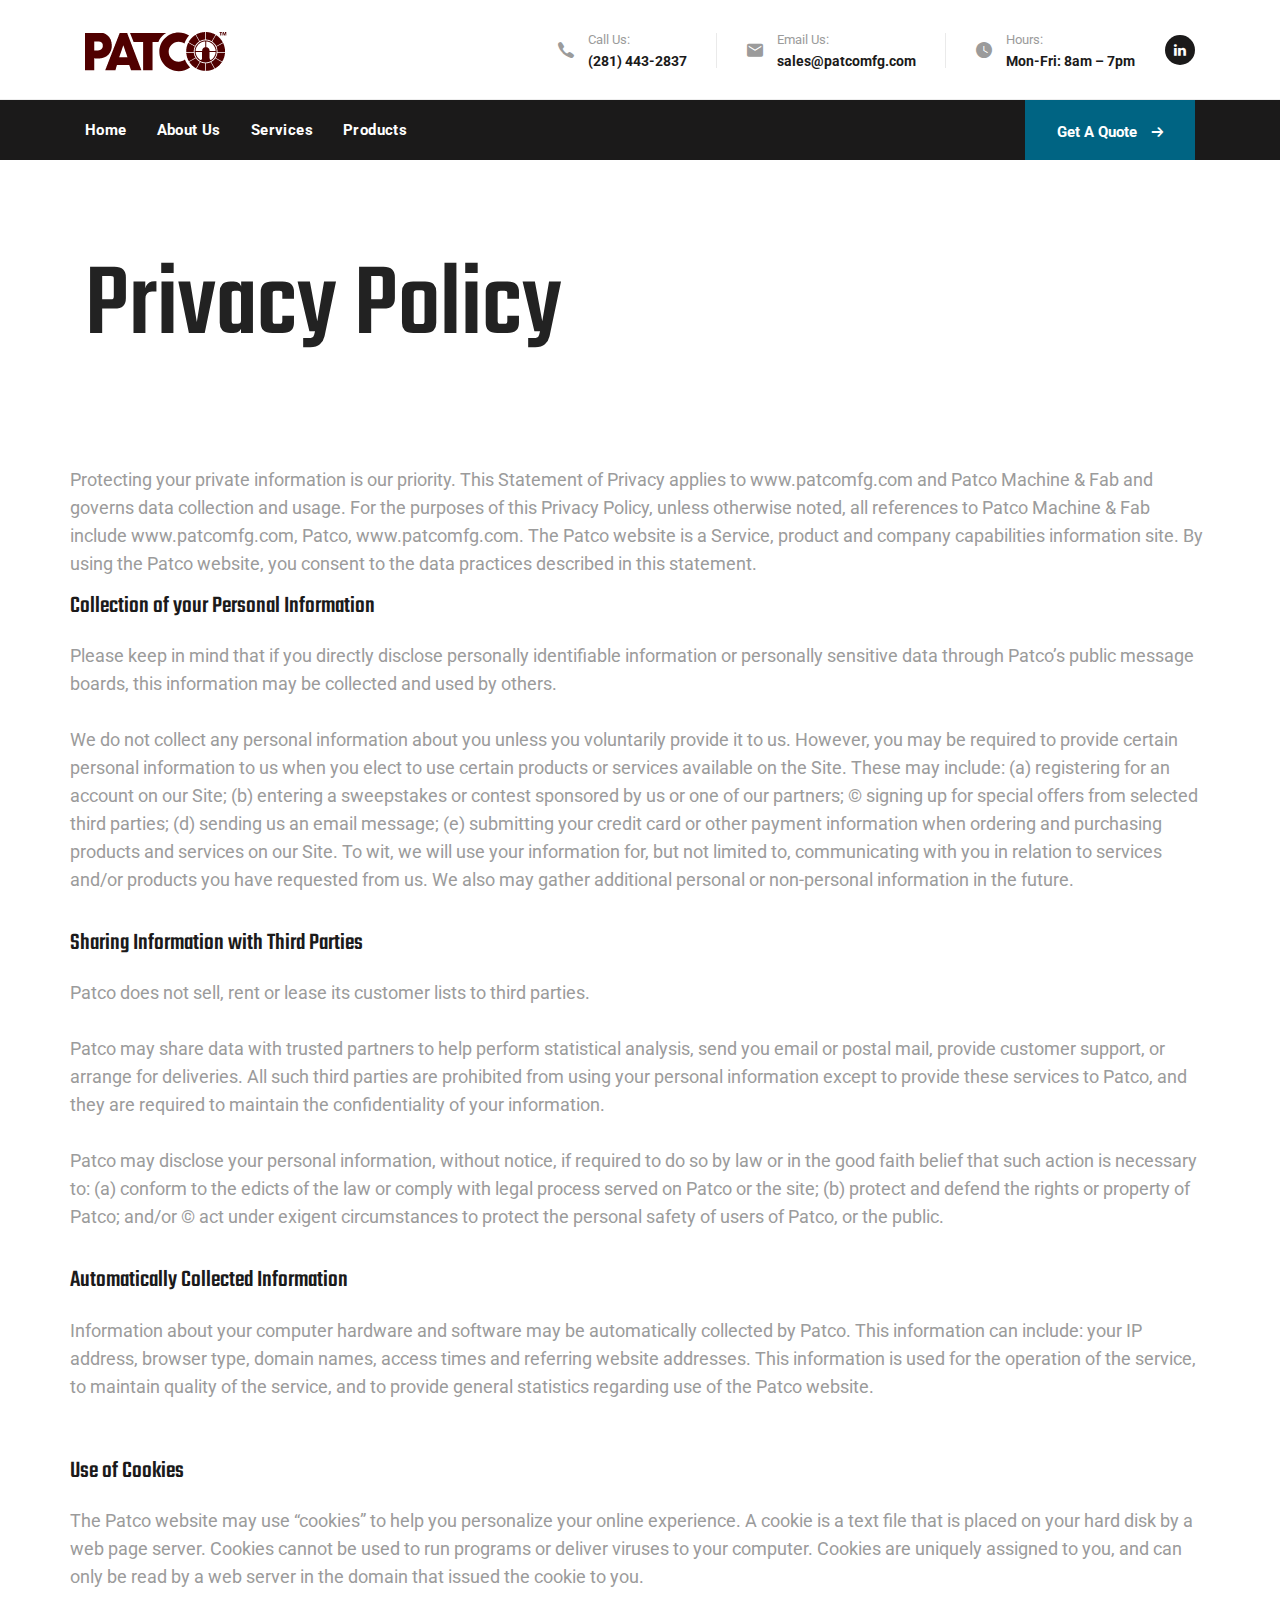
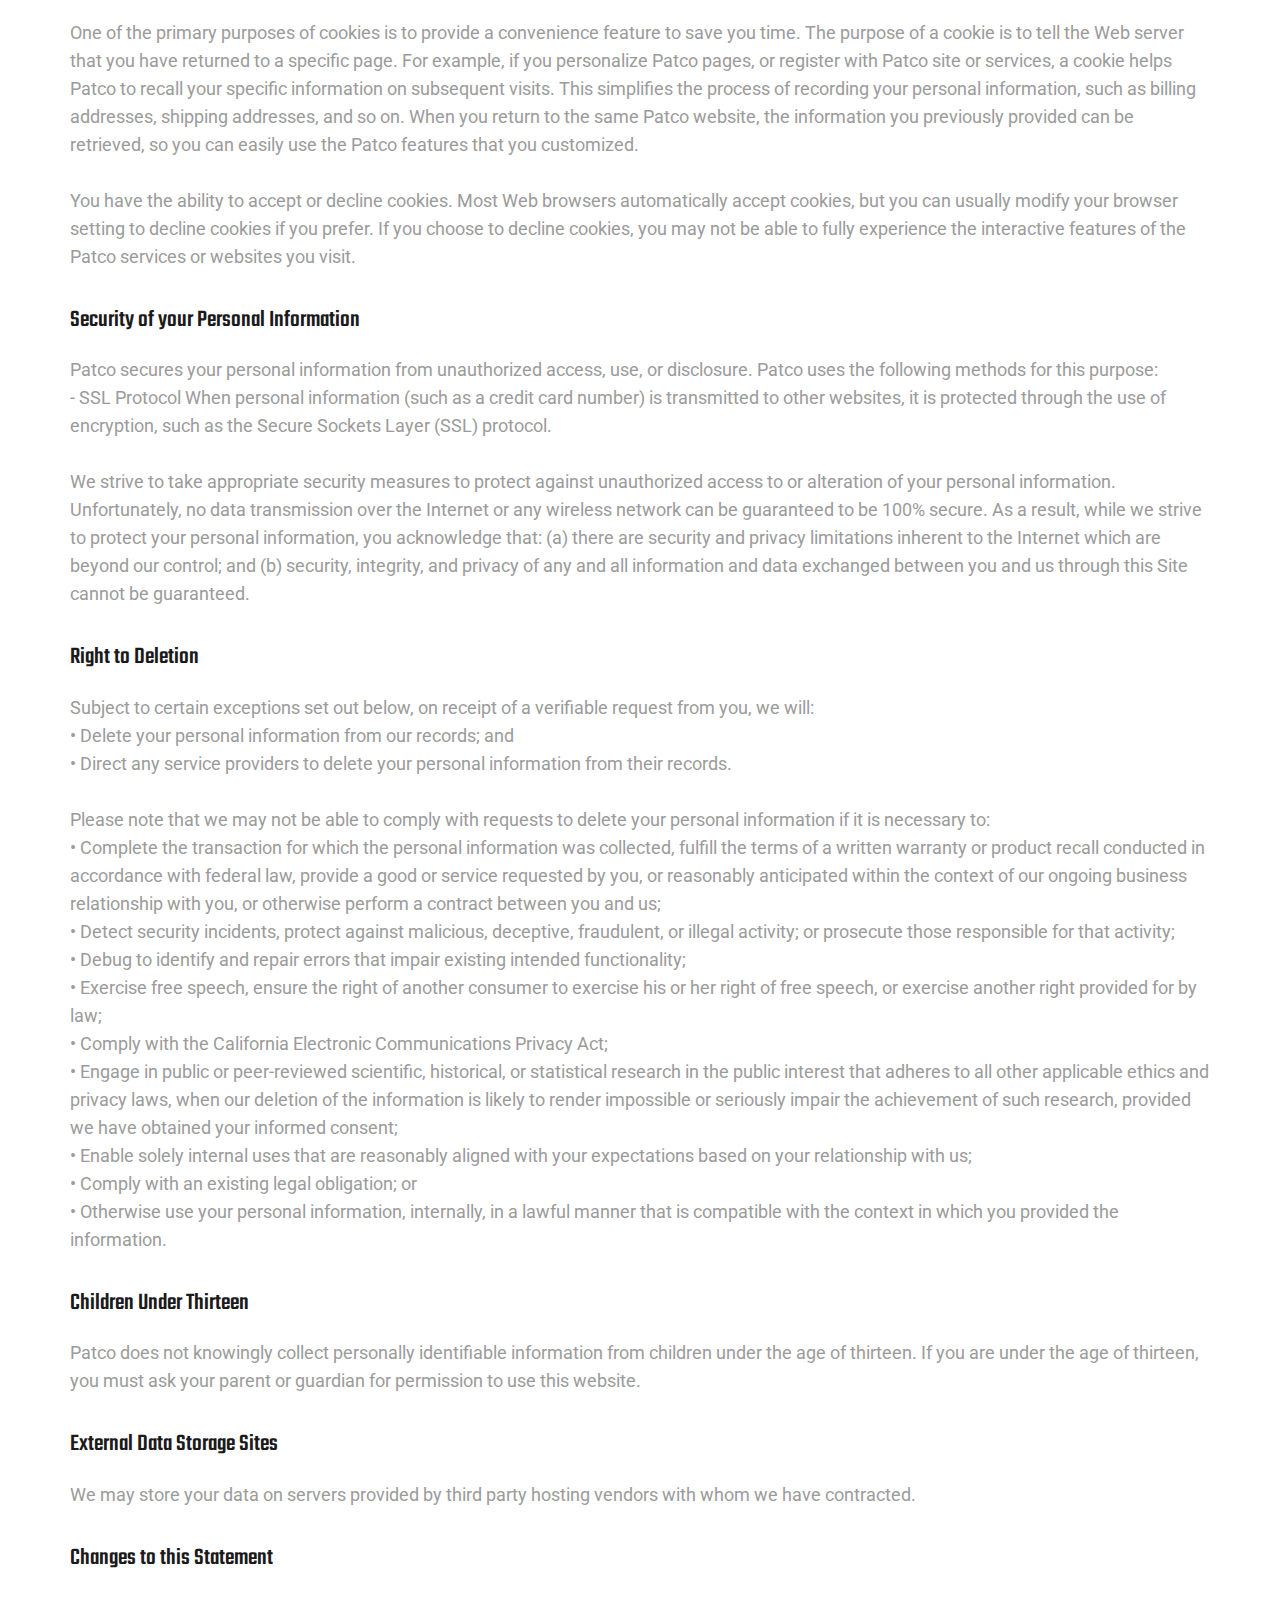
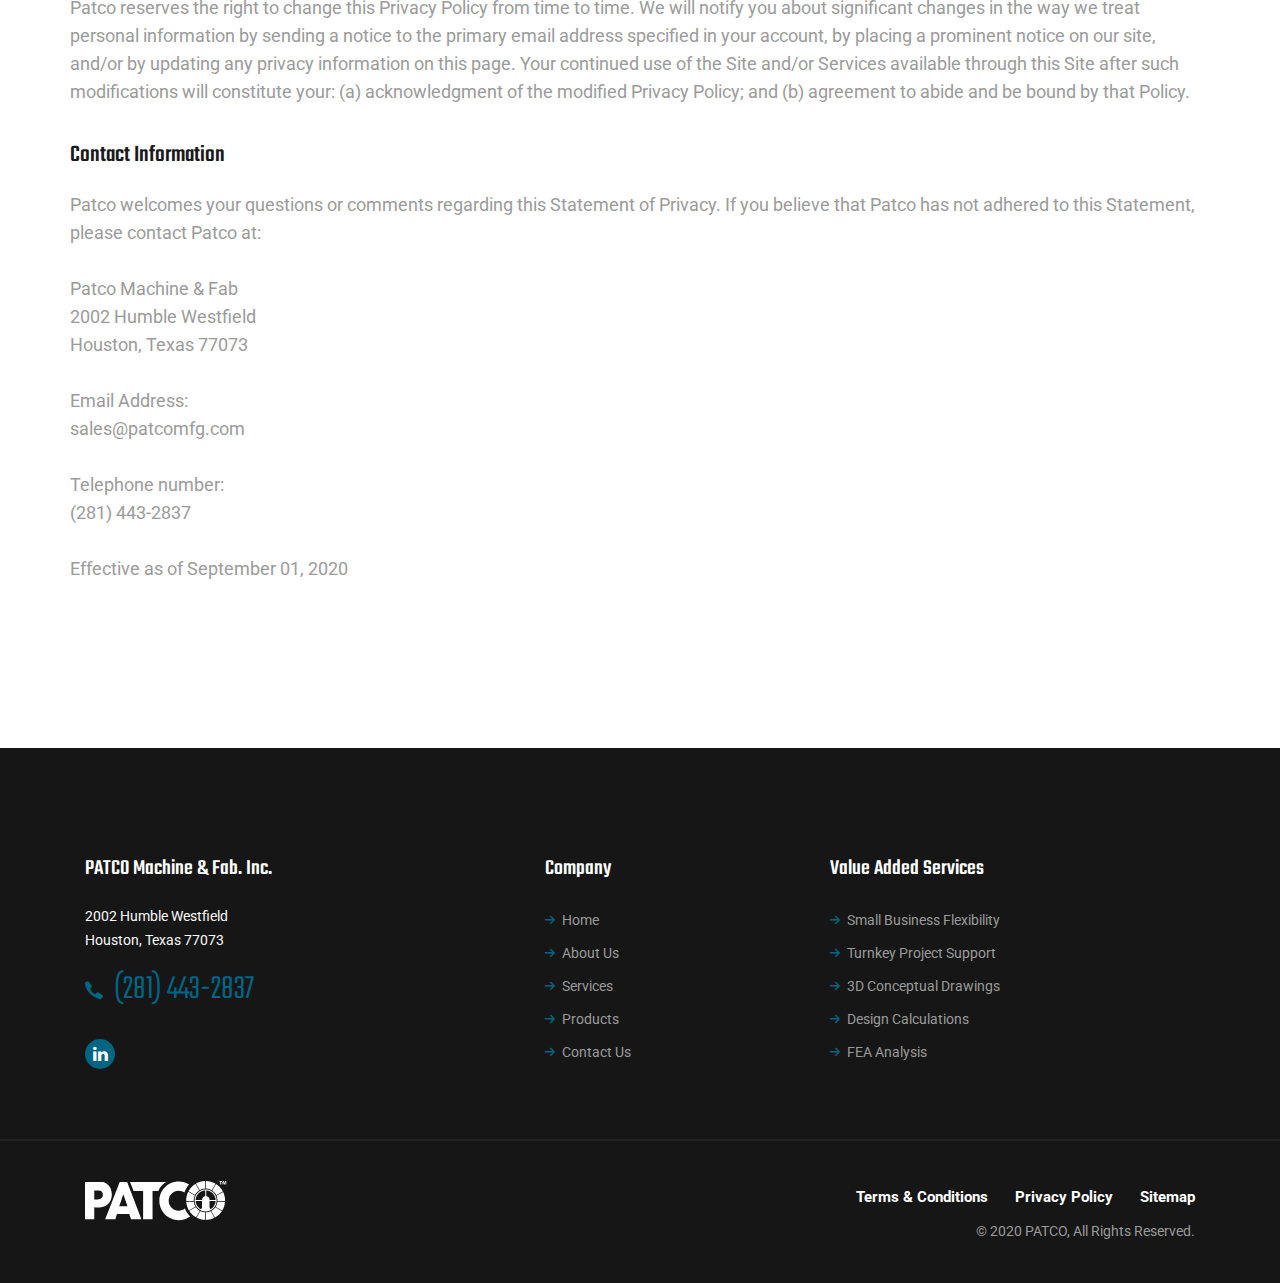
<file: privacy-policy.html>
<!DOCTYPE html>
<html lang="en">

<head>
    <meta charset="UTF-8" />
    <meta name="viewport" content="width=device-width, initial-scale=1.0" />
    <meta http-equiv="X-UA-Compatible" content="ie=edge" />
    <meta name="description" content="koira - Factory and Manufacturing Html Template">
    <link href="assets/images/favicon/favicon.png" rel="icon">
    <title>PATCO Machine &amp; Fabrication</title>
    <link rel="stylesheet"
        href="https://fonts.googleapis.com/css?family=Roboto:400,500,700%7cTeko:400,500,600,700&display=swap">
    <link rel="stylesheet" href="assets/css/libraries.css">
    <link rel="stylesheet" href="assets/css/style.css">
</head>

<body>
    <div class="wrapper">
        <!-- =========================
        Header
    =========================== -->
        <header id="header" class="header header-white header-full">
            <nav class="navbar navbar-expand-lg sticky-navbar">
                <div class="container">
                    <a class="navbar-brand" href="index.html">
                        <img src="assets/images/logo/PATCO-logo.png" class="logo-light" alt="logo">
                        <img src="assets/images/logo/PATCO-logo.png" class="logo-dark" alt="logo">
                    </a>
                    <div class="header__topbar d-none d-lg-block">
                        <div class="d-flex flex-wrap">
                            <ul class="contact__list list-unstyled">
                                <li>
                                    <i class="icon-phone"></i>
                                    <div>
                                        <span>Call Us:</span><strong>(281) 443-2837</strong>
                                    </div>
                                </li>
                                <li>
                                    <i class="icon-envelope"></i>
                                    <div>
                                        <span>Email Us:</span><strong><a
                                                href="mailto:sales@patcomfg.com">sales@patcomfg.com</a></strong>
                                    </div>
                                </li>
                                <li>
                                    <i class="icon-clock"></i>
                                    <div>
                                        <span>Hours:</span><strong>Mon-Fri: 8am – 7pm</strong>
                                    </div>
                                </li>
                            </ul>
                            <ul class="social__icons">
                                <li><a href="https://www.linkedin.com/company/patco-machine-and-fabrication/"
                                        target="_blank"><i class="fa fa-linkedin"></i></a></li>
                            </ul>
                        </div>
                    </div><!-- /.header-topbar -->
                    <button class="navbar-toggler" type="button">
                        <span class="menu-lines"><span></span></span>
                    </button>
                </div><!-- /.container -->
                <div class="navbar__bottom">
                    <div class="container">
                        <div class="collapse navbar-collapse" id="mainNavigation">
                            <ul class="navbar-nav">
                                <li class="nav__item with-dropdown">
                                    <a href="index.html" class="dropdown-toggle nav__item-link">Home</a>

                                </li><!-- /.nav-item -->
                                <li class="nav__item with-dropdown">
                                    <a href="about-us.html" class="dropdown-toggle nav__item-link">About Us</a>
                                </li><!-- /.nav-item -->
                                <li class="nav__item with-dropdown">
                                    <a href="services.html" class="dropdown-toggle nav__item-link">Services</a>
                                    <i class="fa fa-angle-right" data-toggle="dropdown"></i>
                                    <ul class="dropdown-menu">
                                        <li class="nav__item"><a href="engineering.html"
                                                class="nav__item-link">Engineering</a></li>
                                        <!-- /.nav-item -->
                                        <li class="nav__item"><a href="manufacturing.html"
                                                class="nav__item-link">Manufacturing</a></li>
                                        <!-- /.nav-item -->
                                        <li class="nav__item"><a href="field-services.html" class="nav__item-link">Field
                                                Services</a></li>
                                        <!-- /.nav-item -->
                                    </ul><!-- /.dropdown-menu -->
                                </li><!-- /.nav-item -->
                                <li class="nav__item">
                                    <a href="products.html" class="nav__item-link">Products</a>
                                </li><!-- /.nav-item -->
                            </ul><!-- /.navbar-nav -->
                        </div><!-- /.navbar-collapse -->
                        <div class="navbar-modules d-none d-lg-block">
                            <ul class="list-unstyled d-flex align-items-center modules__btns-list">
                                <li><a href="#" class="module__btn module__btn-search color-white"></a></li>
                                <li class="d-none d-lg-block">
                                    <a href="contact.html" class="btn btn__primary btn__hover2 module__btn-request">
                                        <span>Get A Quote</span><i class="icon-arrow-right"></i>
                                    </a>
                                </li>
                            </ul><!-- /.modules-wrapper -->
                        </div><!-- /.navbar-modules -->
                    </div><!-- /.container -->
                </div><!-- /.navbar-bottom -->
            </nav><!-- /.navabr -->
        </header><!-- /.Header -->

        <!-- ========================= 
            Google Map
    =========================  -->
        <section class="p-0">
            <div id="map" style="height: 150px;"></div>
            <!-- <script src="assets/js/google-map.js"></script>
      <script src="https://maps.googleapis.com/maps/api/js?key=YOUR_API_KEY" async defer></script> -->
            <!-- CLICK HERE (https://developers.google.com/maps/documentation/embed/get-api-key) TO  LERAN MORE ABOUT GOOGLE MAPS API KEY -->
        </section><!-- /.GoogleMap -->

        <!-- ==========================
        contact layout 1
    =========================== -->
        <section id="contactLayout1" class="contact contact-layout1 pt-0">
            <div class="container">
                <div class="row">
                    <div class="col-sm-12 col-md-12 col-lg-12 col-xl-8">
                        <h1 class="servicetitle__heading color-black">Privacy Policy</h1>
                    </div><!-- /.col-lg-8 -->
                </div><!-- /.row -->
            </div><!-- /.container -->
        </section><!-- /.contact layout 1 -->

        <!-- ==========================
       Contact Info
    ============================ -->
        <section id="contactInfo" class="contact contact-info pt-0">
            <div class="container">
                <div class="row">
                    <div class="heading heading-3 mb-50">
                        <p class="heading__desc_terms">Protecting your private information is our priority. This
                            Statement of Privacy applies to www.patcomfg.com and Patco Machine & Fab and governs data
                            collection and usage. For the purposes of this Privacy Policy, unless otherwise noted, all
                            references to Patco Machine & Fab include www.patcomfg.com, Patco, www.patcomfg.com. The
                            Patco website is a Service, product and company capabilities information site. By using the
                            Patco website, you consent to the data practices described in this statement.</p>
                        <h5>Collection of your Personal Information</h5>
                        <p class="heading__desc_terms">Please keep in mind that if you directly disclose personally
                            identifiable information or personally sensitive data through Patco’s public message boards,
                            this information may be collected and used by others.</br></br>

                            We do not collect any personal information about you unless you voluntarily provide it to
                            us. However, you may be required to provide certain personal information to us when you
                            elect to use certain products or services available on the Site. These may include: (a)
                            registering for an account on our Site; (b) entering a sweepstakes or contest sponsored by
                            us or one of our partners; © signing up for special offers from selected third parties; (d)
                            sending us an email message; (e) submitting your credit card or other payment information
                            when ordering and purchasing products and services on our Site. To wit, we will use your
                            information for, but not limited to, communicating with you in relation to services and/or
                            products you have requested from us. We also may gather additional personal or non-personal
                            information in the future.</p></br>
                        <h5>Sharing Information with Third Parties</h5>
                        <p class="heading__desc_terms">Patco does not sell, rent or lease its customer lists to third
                            parties.</br></br>

                            Patco may share data with trusted partners to help perform statistical analysis, send you
                            email or postal mail, provide customer support, or arrange for deliveries. All such third
                            parties are prohibited from using your personal information except to provide these services
                            to Patco, and they are required to maintain the confidentiality of your
                            information.</br></br>

                            Patco may disclose your personal information, without notice, if required to do so by law or
                            in the good faith belief that such action is necessary to: (a) conform to the edicts of the
                            law or comply with legal process served on Patco or the site; (b) protect and defend the
                            rights or property of Patco; and/or © act under exigent circumstances to protect the
                            personal safety of users of Patco, or the public.</p></br>
                        <h5>Automatically Collected Information</h5>
                        <p class="heading__desc_terms">Information about your computer hardware and software may be
                            automatically collected by Patco. This information can include: your IP address, browser
                            type, domain names, access times and referring website addresses. This information is used
                            for the operation of the service, to maintain quality of the service, and to provide general
                            statistics regarding use of the Patco website.</p></br></br>
                        <h5>Use of Cookies</h5>
                        <p class="heading__desc_terms">The Patco website may use “cookies” to help you personalize your
                            online experience. A cookie is a text file that is placed on your hard disk by a web page
                            server. Cookies cannot be used to run programs or deliver viruses to your computer. Cookies
                            are uniquely assigned to you, and can only be read by a web server in the domain that issued
                            the cookie to you.</br></br>

                            One of the primary purposes of cookies is to provide a convenience feature to save you time.
                            The purpose of a cookie is to tell the Web server that you have returned to a specific page.
                            For example, if you personalize Patco pages, or register with Patco site or services, a
                            cookie helps Patco to recall your specific information on subsequent visits. This simplifies
                            the process of recording your personal information, such as billing addresses, shipping
                            addresses, and so on. When you return to the same Patco website, the information you
                            previously provided can be retrieved, so you can easily use the Patco features that you
                            customized.</br></br>

                            You have the ability to accept or decline cookies. Most Web browsers automatically accept
                            cookies, but you can usually modify your browser setting to decline cookies if you prefer.
                            If you choose to decline cookies, you may not be able to fully experience the interactive
                            features of the Patco services or websites you visit.</p></br>
                        <h5>Security of your Personal Information</h5>
                        <p class="heading__desc_terms">Patco secures your personal information from unauthorized access,
                            use, or disclosure. Patco uses the following methods for this purpose:</br>
                            - SSL Protocol

                            When personal information (such as a credit card number) is transmitted to other websites,
                            it is protected through the use of encryption, such as the Secure Sockets Layer (SSL)
                            protocol.</br></br>

                            We strive to take appropriate security measures to protect against unauthorized access to or
                            alteration of your personal information. Unfortunately, no data transmission over the
                            Internet or any wireless network can be guaranteed to be 100% secure. As a result, while we
                            strive to protect your personal information, you acknowledge that: (a) there are security
                            and privacy limitations inherent to the Internet which are beyond our control; and (b)
                            security, integrity, and privacy of any and all information and data exchanged between you
                            and us through this Site cannot be guaranteed.</p></br>
                        <h5>Right to Deletion</h5>
                        <p class="heading__desc_terms">Subject to certain exceptions set out below, on receipt of a
                            verifiable request from you, we will:</br>

                            • Delete your personal information from our records; and</br>
                            • Direct any service providers to delete your personal information from their
                            records.</br></br>

                            Please note that we may not be able to comply with requests to delete your personal
                            information if it is necessary to:</br>

                            • Complete the transaction for which the personal information was collected, fulfill the
                            terms of a written warranty or product recall conducted in accordance with federal law,
                            provide a good or service requested by you, or reasonably anticipated within the context of
                            our ongoing business relationship with you, or otherwise perform a contract between you and
                            us;</br>
                            • Detect security incidents, protect against malicious, deceptive, fraudulent, or illegal
                            activity; or prosecute those responsible for that activity;</br>
                            • Debug to identify and repair errors that impair existing intended functionality;</br>
                            • Exercise free speech, ensure the right of another consumer to exercise his or her right of
                            free speech, or exercise another right provided for by law;</br>
                            • Comply with the California Electronic Communications Privacy Act;</br>
                            • Engage in public or peer-reviewed scientific, historical, or statistical research in the
                            public interest that adheres to all other applicable ethics and privacy laws, when our
                            deletion of the information is likely to render impossible or seriously impair the
                            achievement of such research, provided we have obtained your informed consent;</br>
                            • Enable solely internal uses that are reasonably aligned with your expectations based on
                            your relationship with us;</br>
                            • Comply with an existing legal obligation; or</br>
                            • Otherwise use your personal information, internally, in a lawful manner that is compatible
                            with the context in which you provided the information.</p></br>
                        <h5>Children Under Thirteen</h5>
                        <p class="heading__desc_terms">Patco does not knowingly collect personally identifiable
                            information from children under the age of thirteen. If you are under the age of thirteen,
                            you must ask your parent or guardian for permission to use this website.
                        </p></br>
                        <h5>External Data Storage Sites</h5>
                        <p class="heading__desc_terms">We may store your data on servers provided by third party hosting
                            vendors with whom we have contracted.
                        </p></br>
                        <h5>Changes to this Statement</h5>
                        <p class="heading__desc_terms">Patco reserves the right to change this Privacy Policy from time
                            to time. We will notify you about significant changes in the way we treat personal
                            information by sending a notice to the primary email address specified in your account, by
                            placing a prominent notice on our site, and/or by updating any privacy information on this
                            page. Your continued use of the Site and/or Services available through this Site after such
                            modifications will constitute your: (a) acknowledgment of the modified Privacy Policy; and
                            (b) agreement to abide and be bound by that Policy.
                        </p></br>
                        <h5>Contact Information</h5>
                        <p class="heading__desc_terms">Patco welcomes your questions or comments regarding this
                            Statement of Privacy. If you believe that Patco has not adhered to this Statement, please
                            contact Patco at:</br></br>

                            Patco Machine & Fab</br>
                            2002 Humble Westfield</br>
                            Houston, Texas 77073</br></br>

                            Email Address:</br>
                            sales@patcomfg.com</br></br>

                            Telephone number:</br>
                            (281) 443-2837</br></br>

                            Effective as of September 01, 2020
                        </p>
                    </div><!-- /.heading -->
                </div><!-- /.row -->
            </div><!-- /.container -->
        </section><!-- /.Contact Info -->

        <!-- ========================
      Footer
    ========================== -->
        <footer id="footer" class="footer">
            <div class="footer-top">
                <div class="container">
                    <div class="row">
                        <div class="col-sm-12 col-md-12 col-lg-4 col-xl-4 footer__widget footer__widget-about">
                            <h6 class="footer__widget-title">PATCO Machine & Fab. Inc.</h6>
                            <div class="footer__widget-content">
                                <p class="color-gray">2002 Humble Westfield<br>Houston, Texas 77073</p>
                                <p class="footer__contact-phone">
                                    <i class="icon-phone"></i>
                                    <a href="tel:2814432837">(281) 443-2837</a>
                                </p>
                                <ul class="social__icons">
                                    <li><a href="https://www.linkedin.com/company/patco-machine-and-fabrication/"
                                            target="_blank"><i class="fa fa-linkedin"></i></a></li>
                                </ul><!-- /.social-icons -->
                            </div>
                        </div><!-- /.col-xl-3 -->
                        <div
                            class="col-6 col-sm-6 col-md-6 col-lg-4 col-xl-3 offset-xl-1 footer__widget footer__widget-nav">
                            <h6 class="footer__widget-title">Company</h6>
                            <div class="footer__widget-content">
                                <nav>
                                    <ul class="list-unstyled">
                                        <li><a href="./index.html">Home</a></li>
                                        <li><a href="./about-us.html">About Us</a></li>
                                        <li><a href="./services.html">Services</a></li>
                                        <li><a href="./products.html">Products</a></li>
                                        <li><a href="./contact.html">Contact Us</a></li>
                                    </ul>
                                </nav>
                            </div><!-- /.footer-widget-content -->
                        </div><!-- /.col-xl-2 -->
                        <div class="col-6 col-sm-6 col-md-6 col-lg-3 col-xl-4 footer__widget footer__widget-nav">
                            <h6 class="footer__widget-title">Value Added Services</h6>
                            <div class="footer__widget-content">
                                <nav>
                                    <ul class="list-unstyled">
                                        <li><a href="#">Small Business Flexibility</a></li>
                                        <li><a href="#">Turnkey Project Support</a></li>
                                        <li><a href="#">3D Conceptual Drawings</a></li>
                                        <li><a href="#">Design Calculations</a></li>
                                        <li><a href="#">FEA Analysis</a></li>
                                    </ul>
                                </nav>
                            </div><!-- /.footer-widget-content -->
                        </div><!-- /.col-xl-2 -->
                    </div><!-- /.row -->
                </div><!-- /.container -->
            </div><!-- /.footer-top -->
            <div class="footer-bottom">
                <div class="container">
                    <div class="row">
                        <div class="col-sm-12 col-md-3 col-lg-3">
                            <img src="assets/images/logo/PATCO-white-logo.png" alt="logo">
                        </div><!-- /.col-lg-3 -->
                        <div class="col-sm-12 col-md-9 col-lg-9 text-right">
                            <div class="footer__copyright">
                                <nav>
                                    <ul
                                        class="footer__copyright-links list-unstyled d-flex flex-wrap justify-content-end">
                                        <li><a href="./terms-conditions.html">Terms & Conditions </a></li>
                                        <li><a href="./privacy-policy.html">Privacy Policy</a></li>
                                        <li><a href="./sitemap.html">Sitemap</a></li>
                                    </ul>
                                </nav>
                                <p class="mb-0"> &copy; 2020 PATCO, All Rights Reserved.</p>
                            </div><!-- /.Footer-copyright -->
                        </div><!-- /.col-lg-9 -->
                    </div><!-- /.row -->
                </div><!-- /.container -->
            </div><!-- /.Footer-bottom -->
        </footer><!-- /.Footer -->
        <button id="scrollTopBtn"><i class="fa fa-long-arrow-up"></i></button>

        <div class="module__search-container">
            <i class="fa fa-times close-search"></i>
            <form class="module__search-form">
                <input type="text" class="search__input" placeholder="Type Words Then Enter">
                <button class="module__search-btn"><i class="fa fa-search"></i></button>
            </form>
        </div><!-- /.module-search-container -->

    </div><!-- /.wrapper -->

    <script src="assets/js/jquery-3.3.1.min.js"></script>
    <script src="assets/js/plugins.js"></script>
    <script src="assets/js/main.js"></script>
    <!-- Global site tag (gtag.js) - Google Analytics -->
    <script async src="https://www.googletagmanager.com/gtag/js?id=UA-172170629-1"></script>
    <script>
        window.dataLayer = window.dataLayer || [];
        function gtag() { dataLayer.push(arguments); }
        gtag('js', new Date());

        gtag('config', 'UA-172170629-1');
    </script>
</body>

</html>
</file>
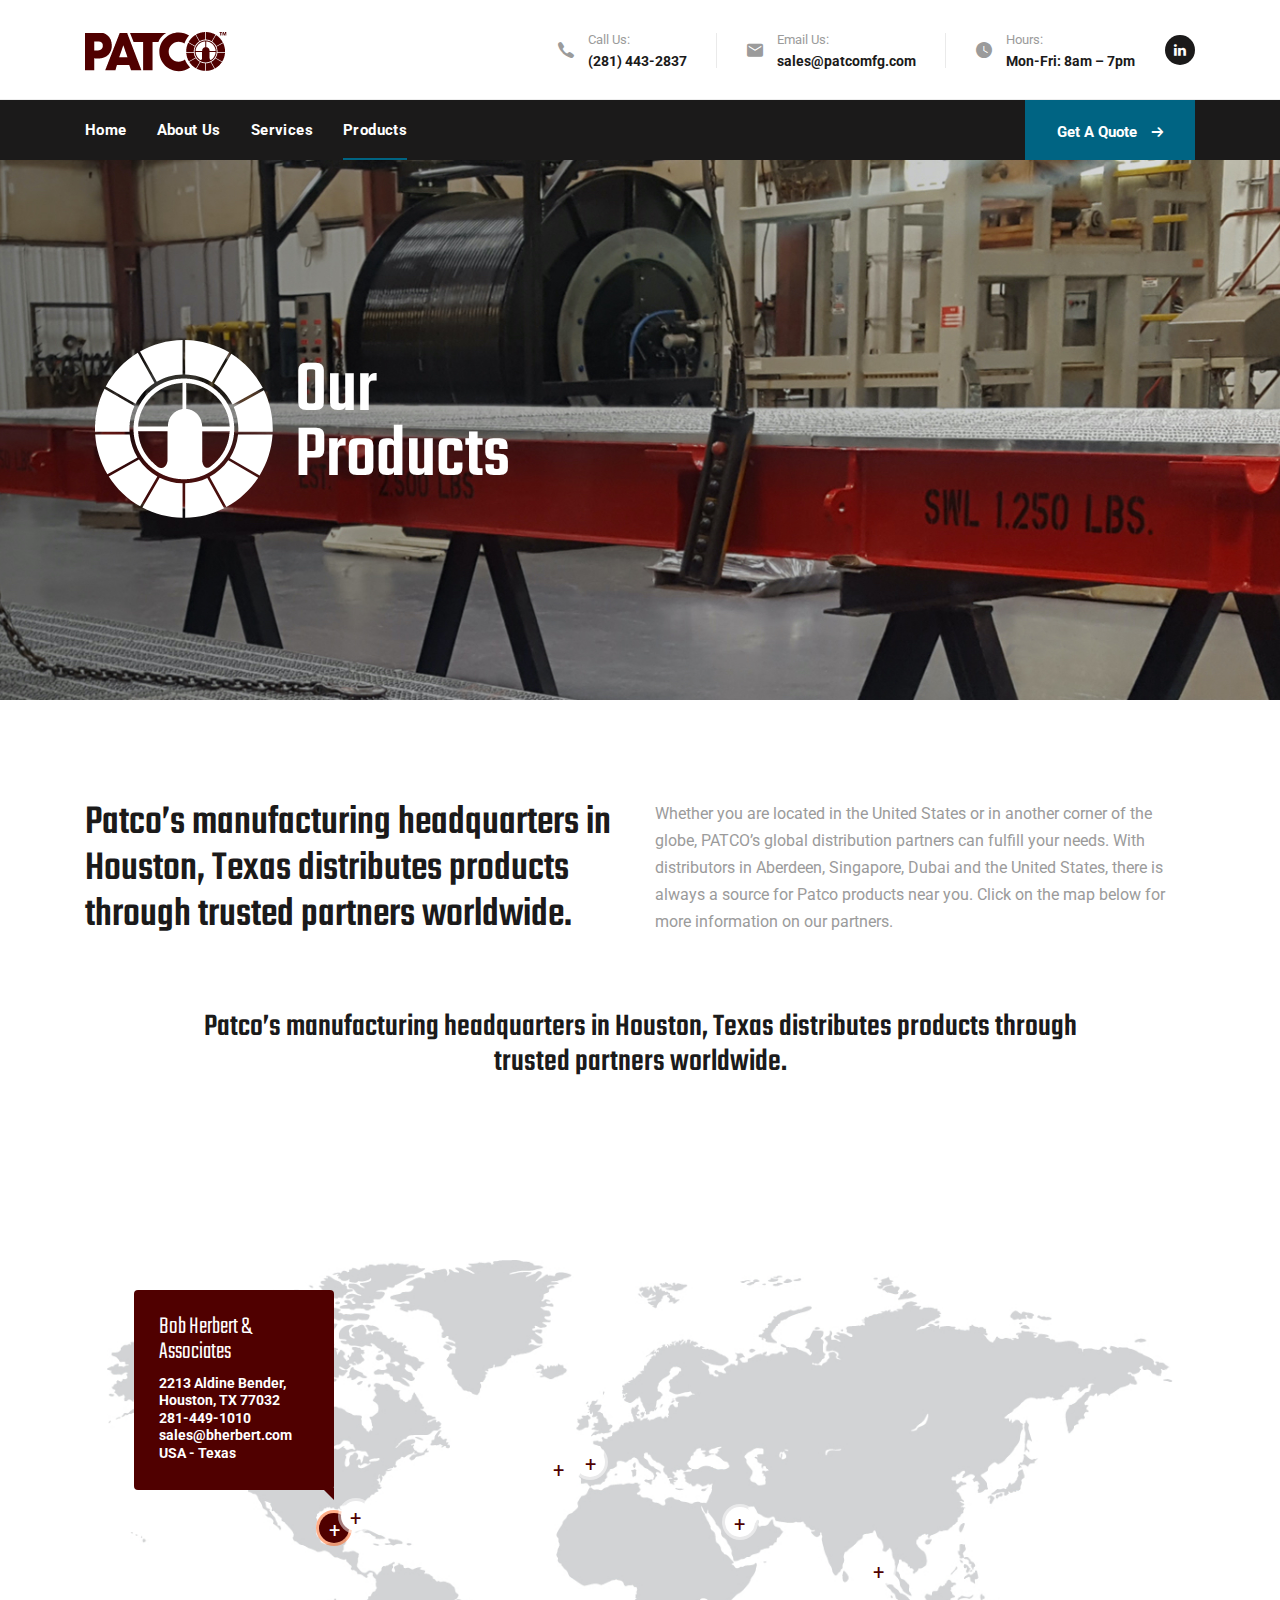
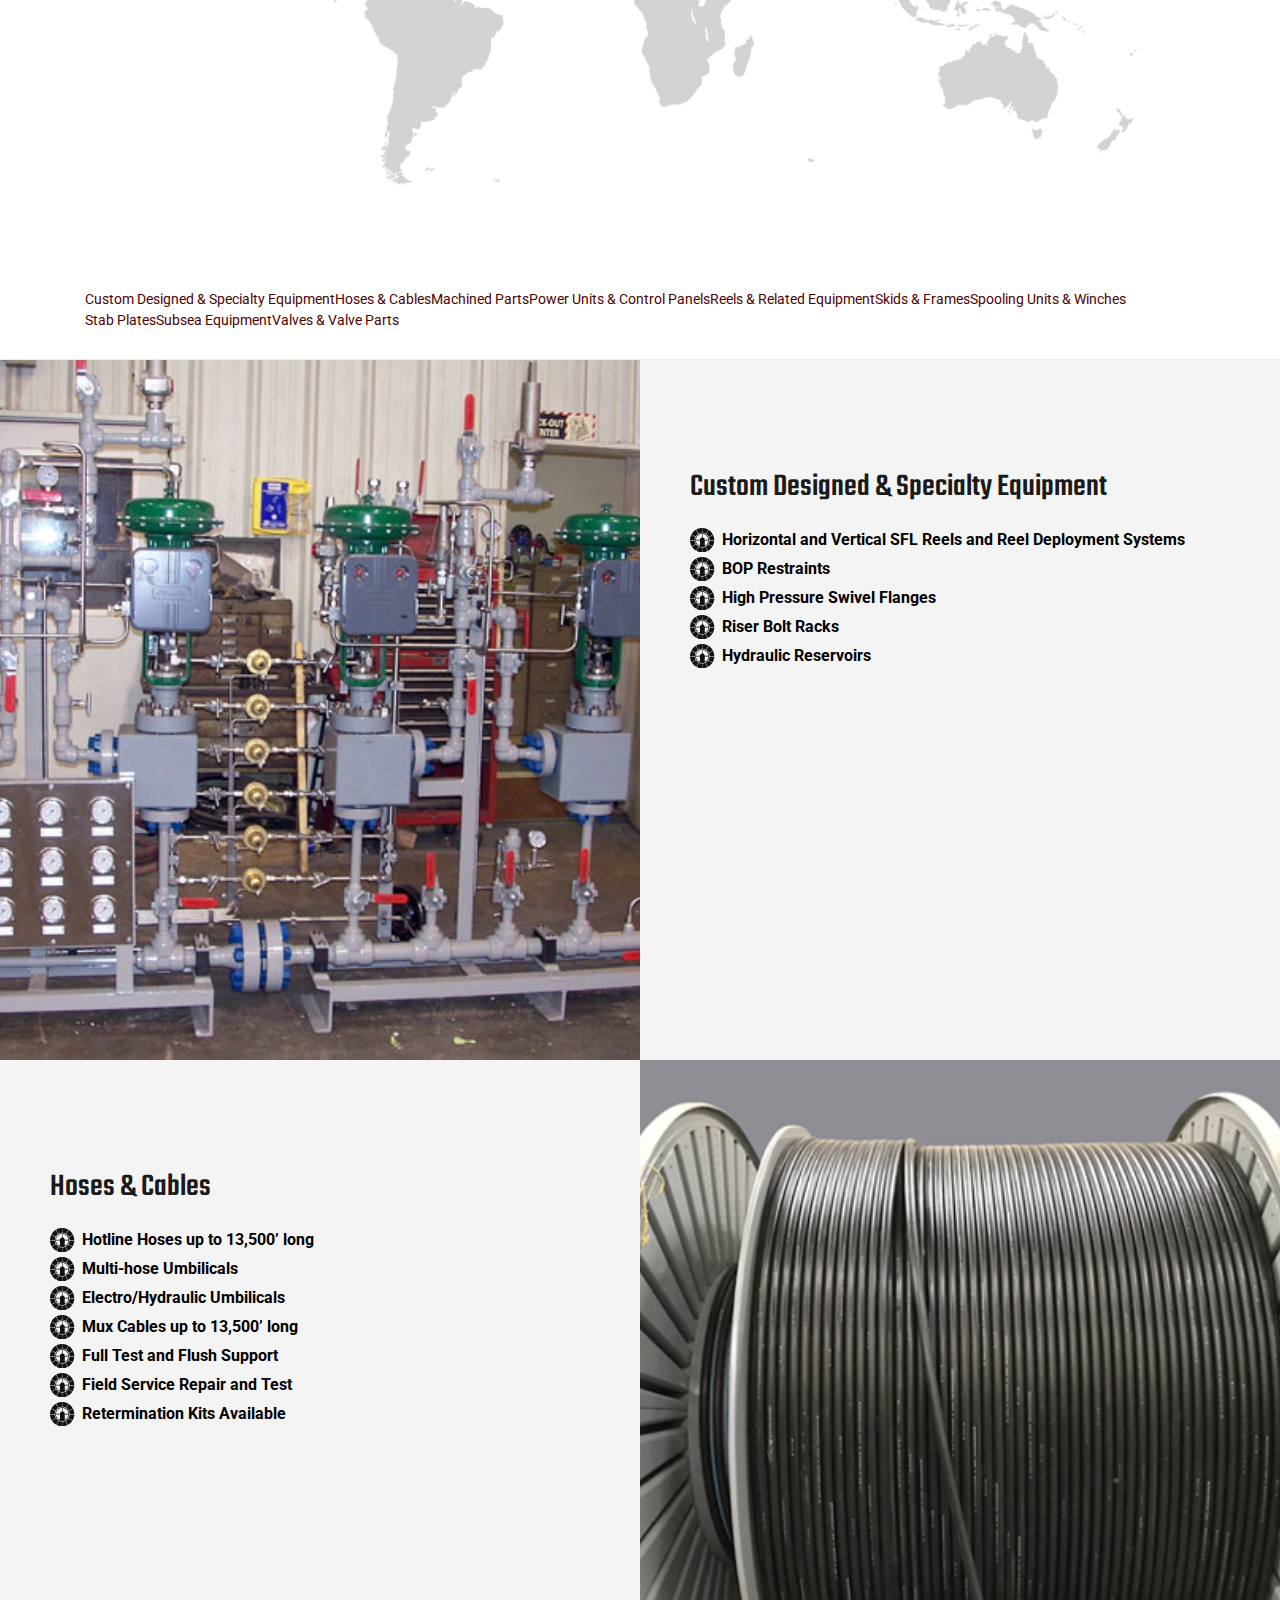
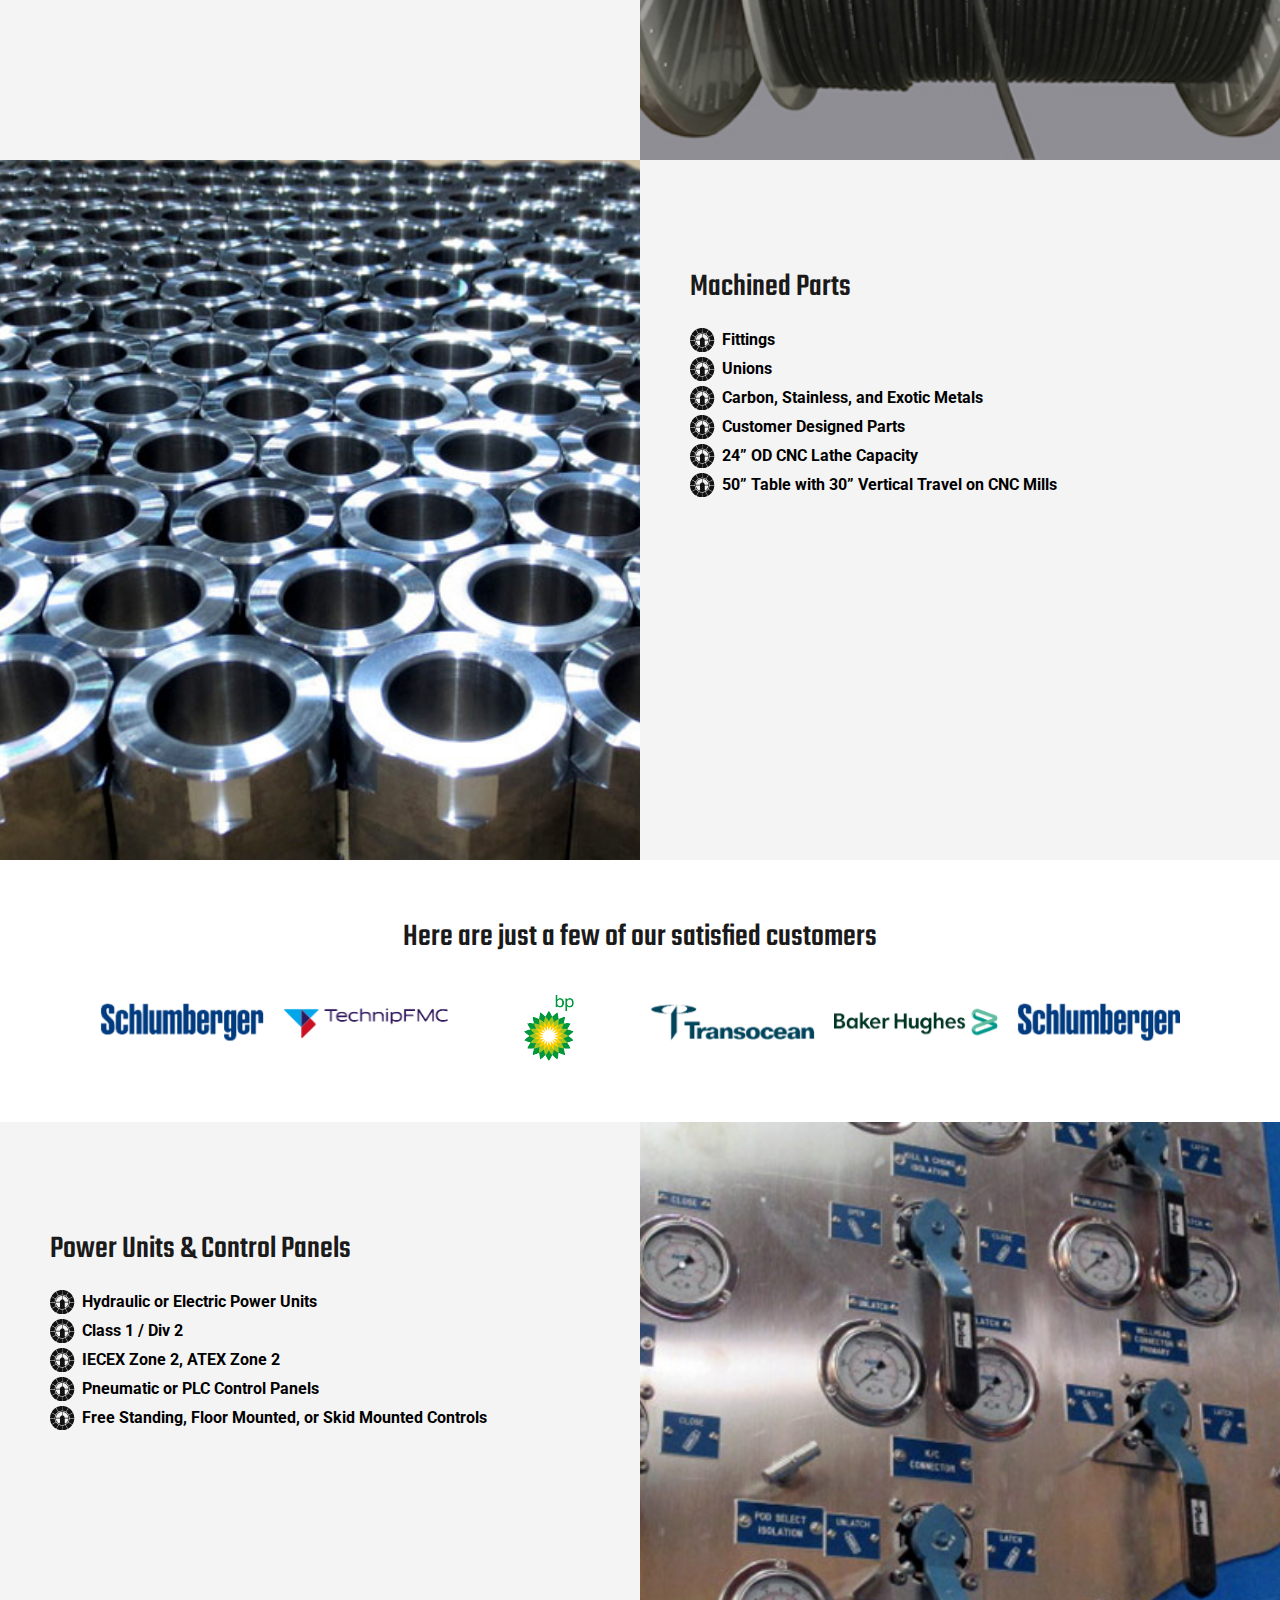
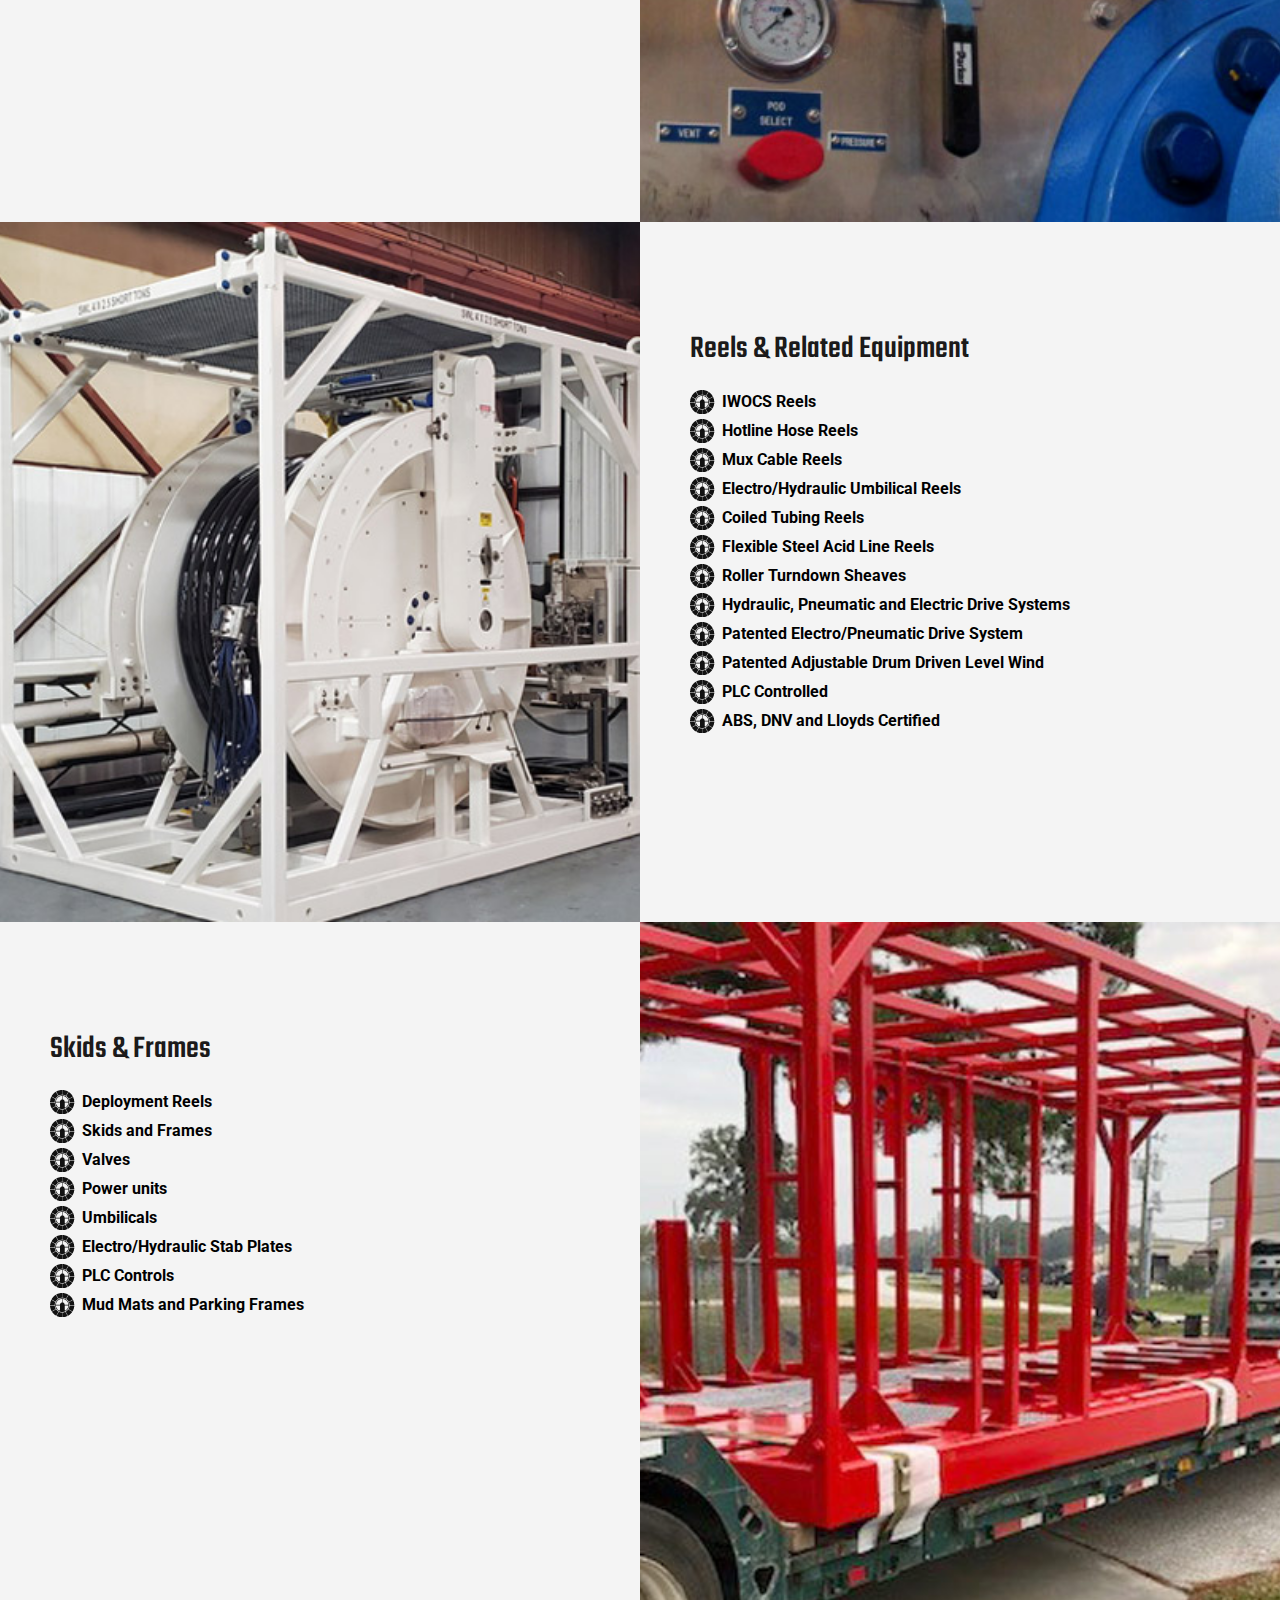
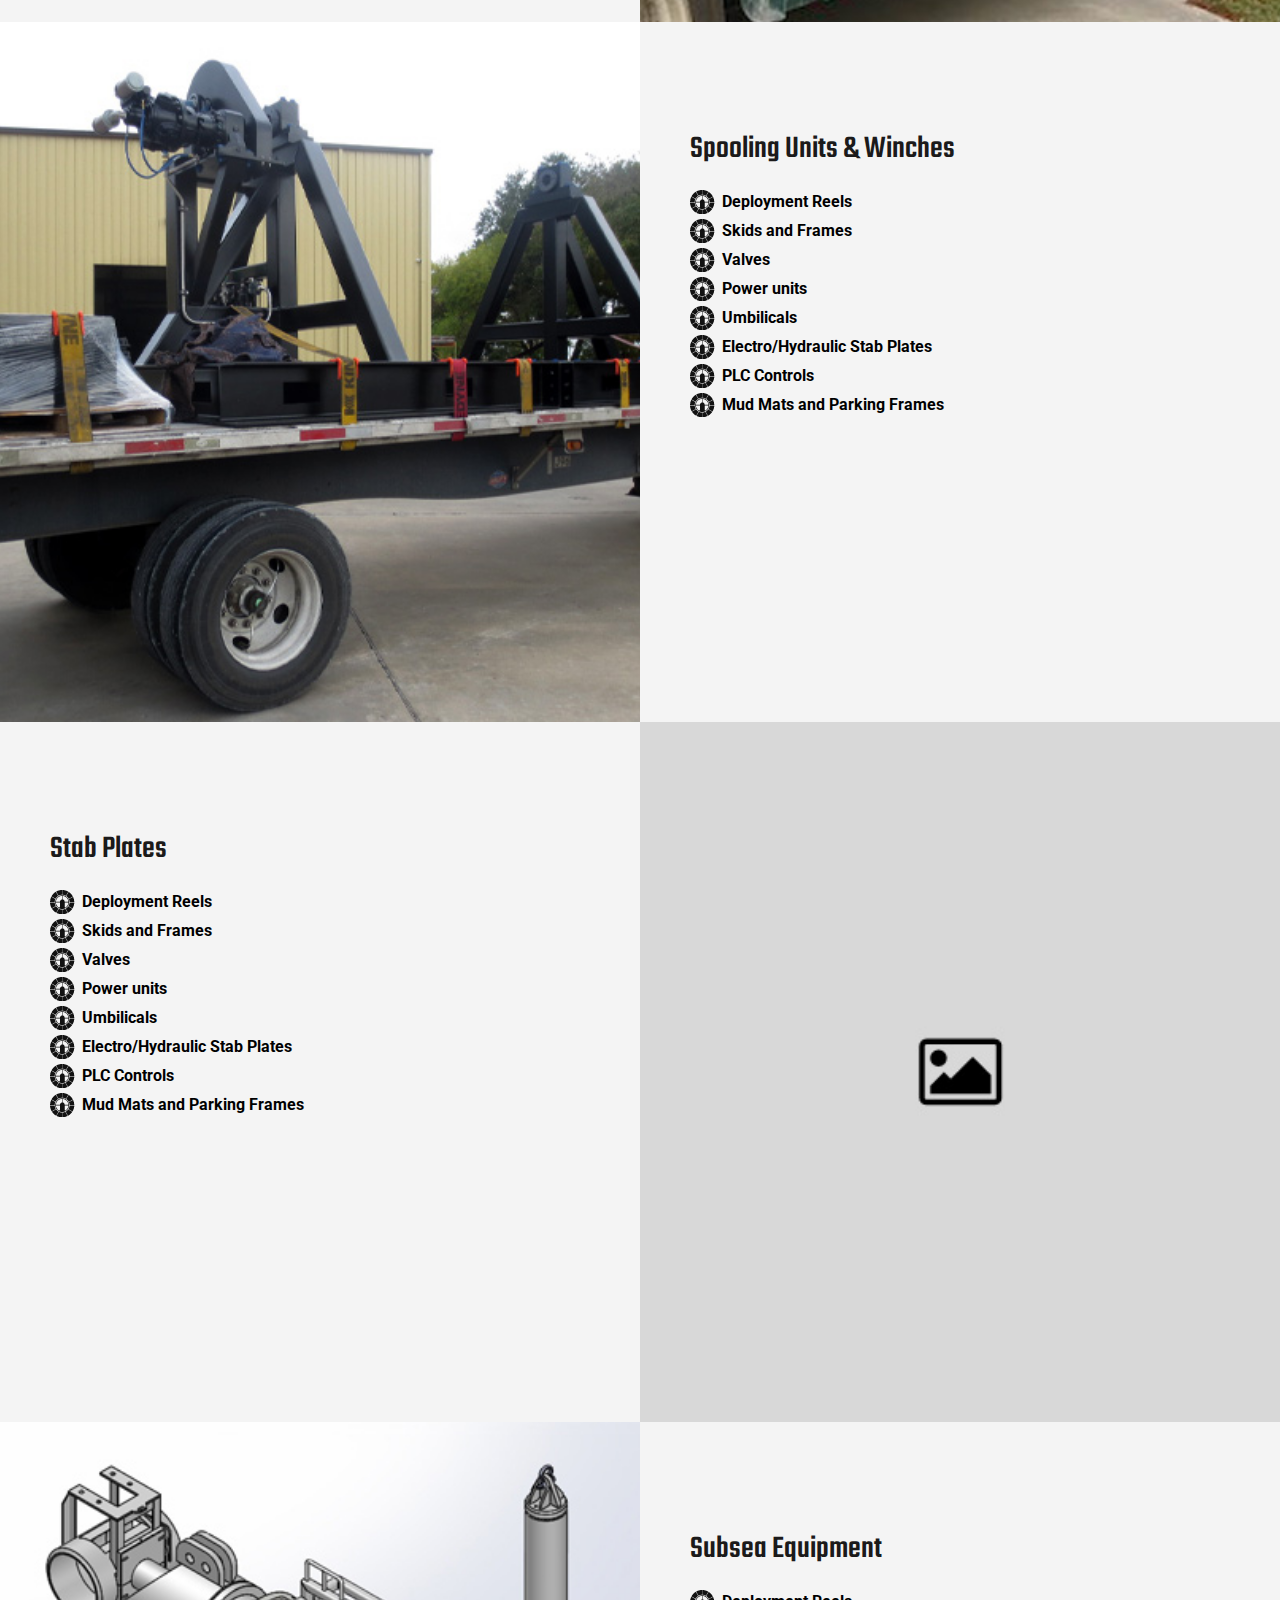
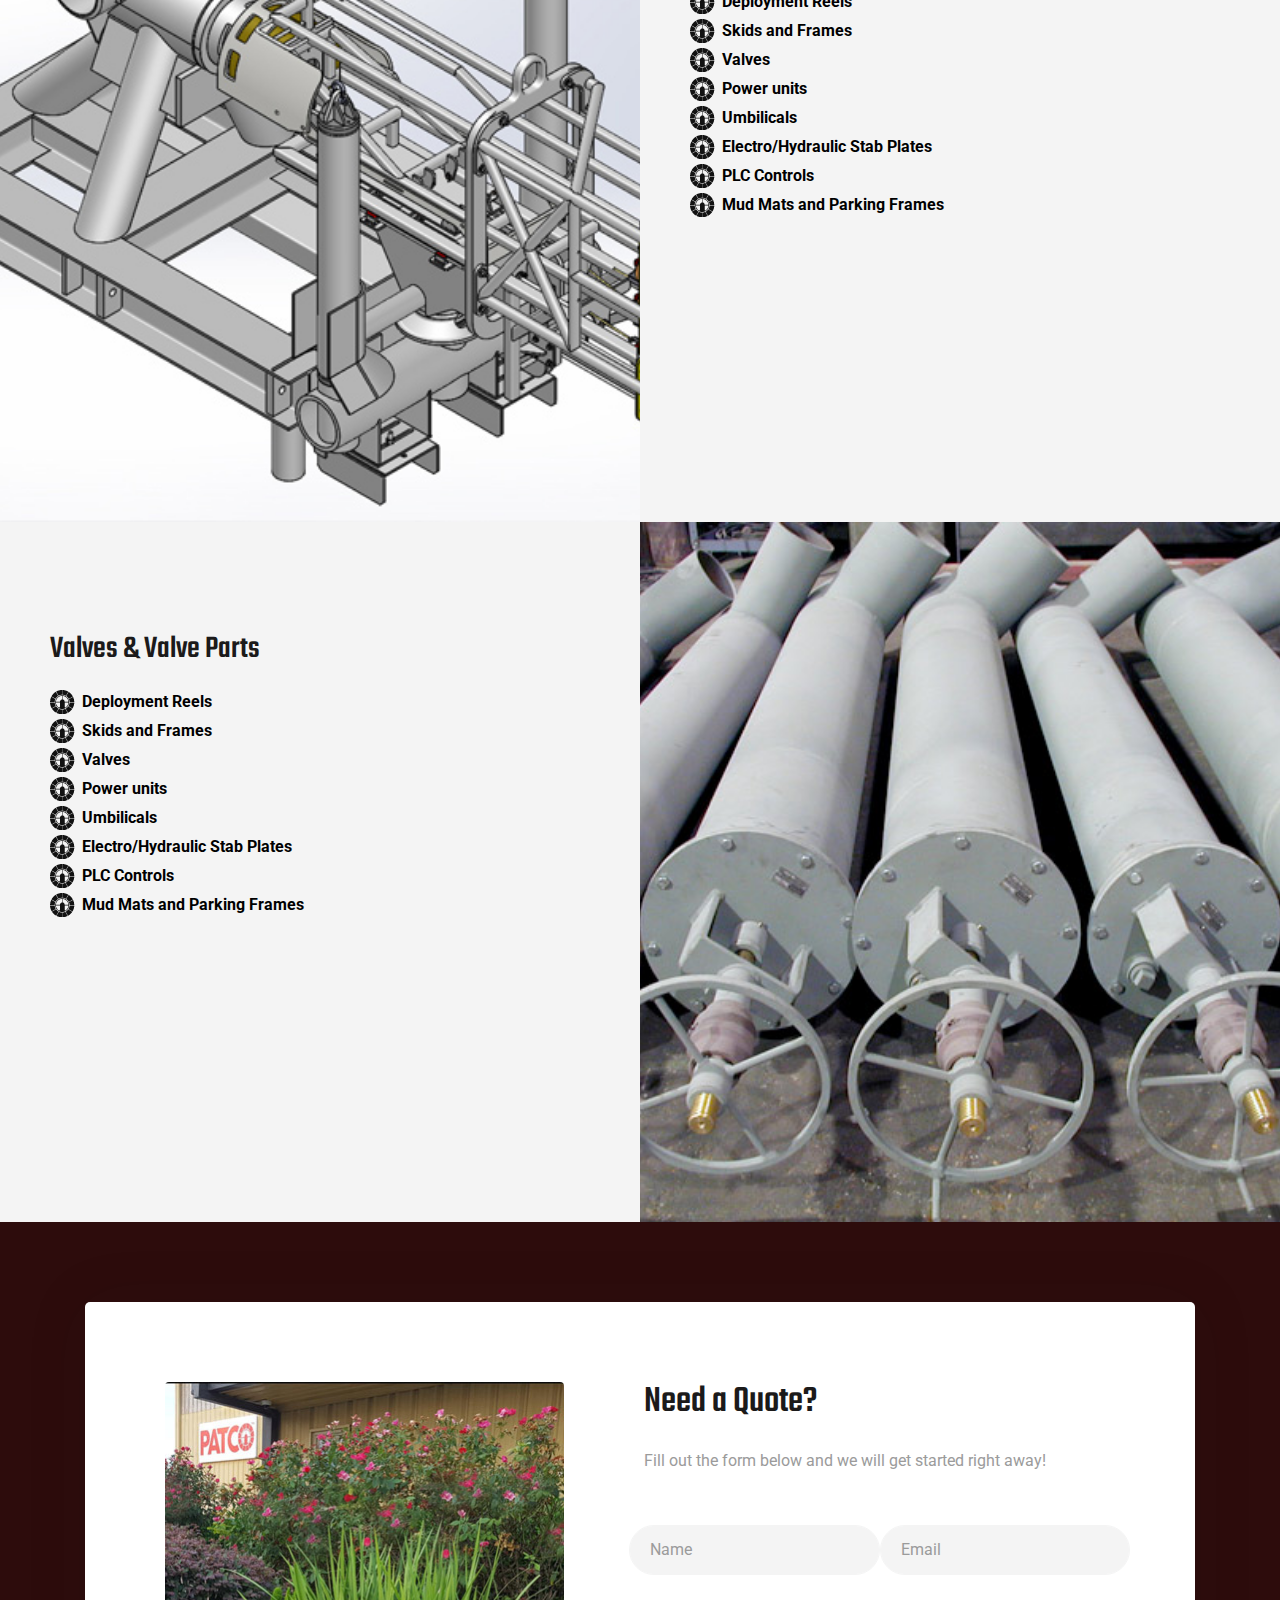
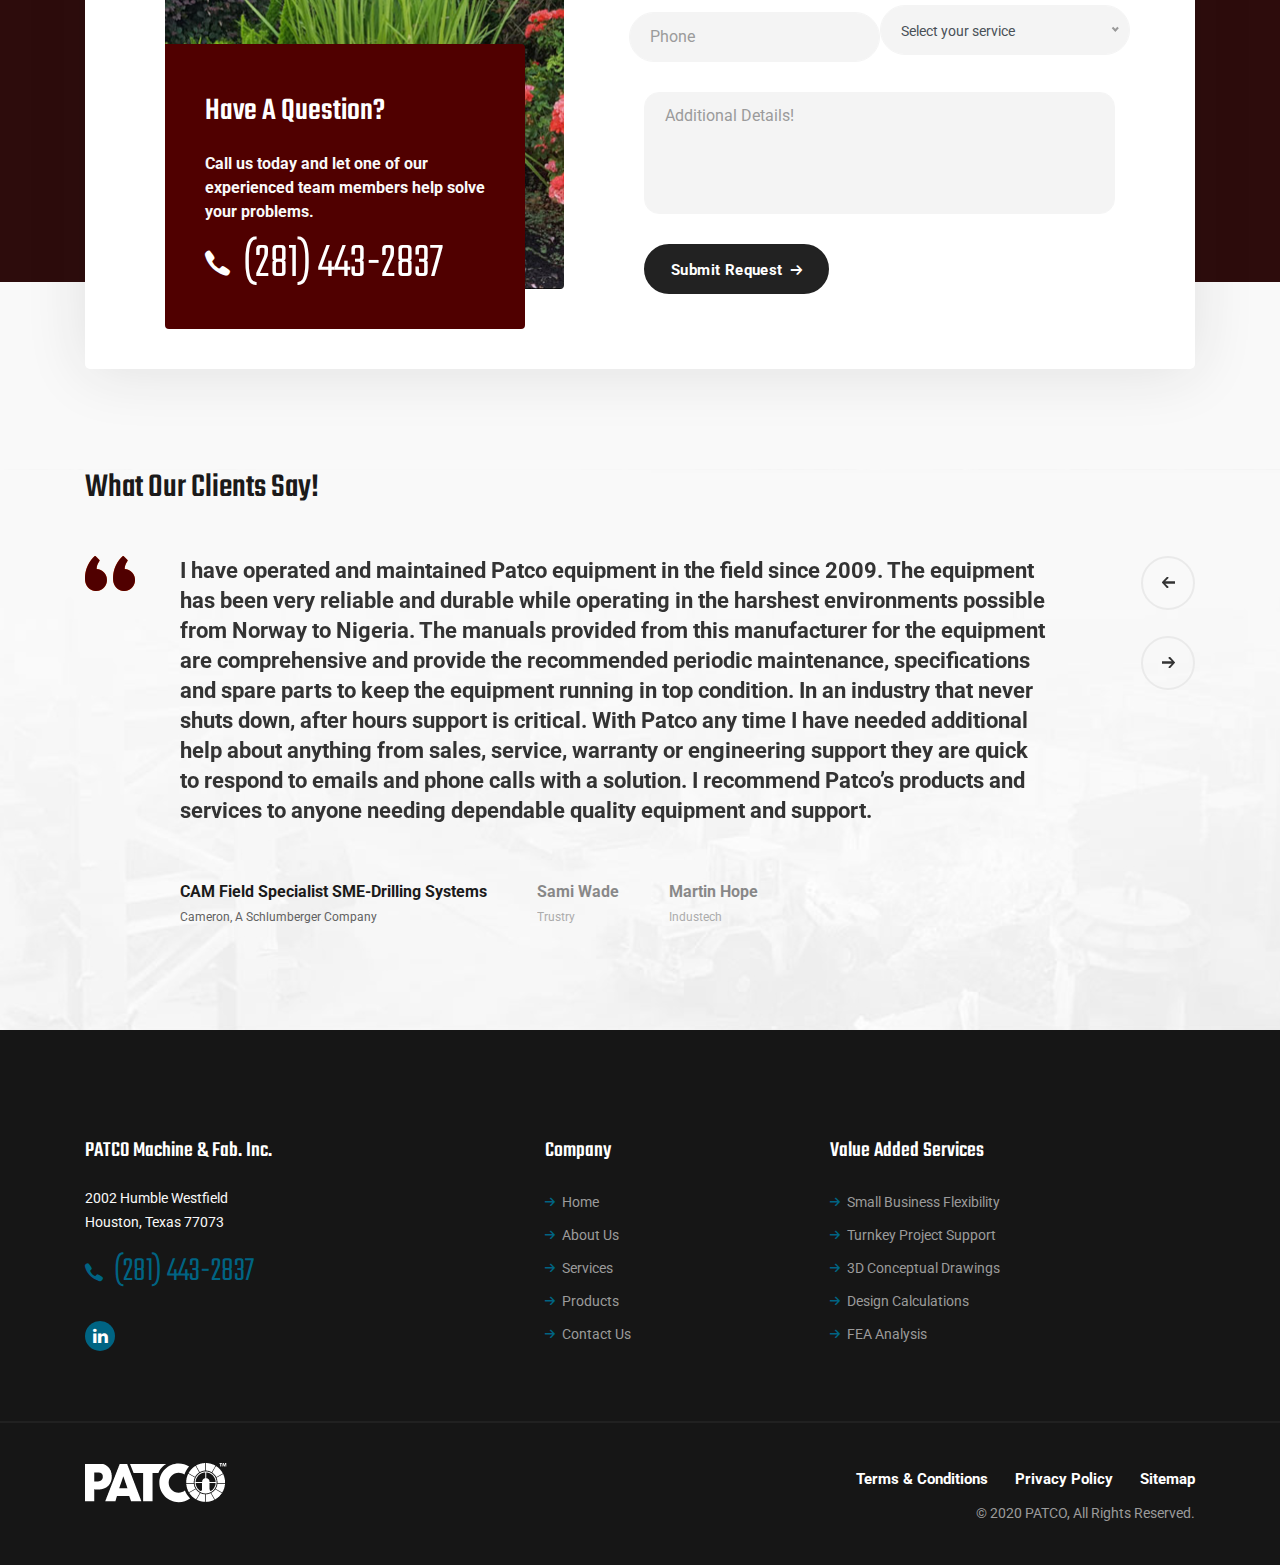
<file: products.html>
<!DOCTYPE html>
<html lang="en">

<head>
  <meta charset="UTF-8" />
  <meta name="viewport" content="width=device-width, initial-scale=1.0" />
  <meta http-equiv="X-UA-Compatible" content="ie=edge" />
  <meta name="description" content="koira - Factory and Manufacturing Html Template">
  <link href="assets/images/favicon/favicon.png" rel="icon">
  <title>PATCO Machine &amp; Fabrication</title>
  <link rel="stylesheet"
    href="https://fonts.googleapis.com/css?family=Roboto:400,500,700%7cTeko:400,500,600,700&display=swap">
  <link rel="stylesheet" href="assets/css/libraries.css">
  <link rel="stylesheet" href="assets/css/style.css">
</head>

<body>
  <div class="wrapper">
    <!-- =========================
        Header
    =========================== -->
    <header id="header" class="header header-white header-full">
      <nav class="navbar navbar-expand-lg sticky-navbar">
        <div class="container">
          <a class="navbar-brand" href="index.html">
            <img src="assets/images/logo/PATCO-logo.png" class="logo-light" alt="logo">
            <img src="assets/images/logo/PATCO-logo.png" class="logo-dark" alt="logo">
          </a>
          <div class="header__topbar d-none d-lg-block">
            <div class="d-flex flex-wrap">
              <ul class="contact__list list-unstyled">
                <li>
                  <i class="icon-phone"></i>
                  <div>
                    <span>Call Us:</span><strong>(281) 443-2837</strong>
                  </div>
                </li>
                <li>
                  <i class="icon-envelope"></i>
                  <div>
                    <span>Email Us:</span><strong><a href="mailto:sales@patcomfg.com">sales@patcomfg.com</a></strong>
                  </div>
                </li>
                <li>
                  <i class="icon-clock"></i>
                  <div>
                    <span>Hours:</span><strong>Mon-Fri: 8am – 7pm</strong>
                  </div>
                </li>
              </ul>
              <ul class="social__icons">
                <li><a href="https://www.linkedin.com/company/patco-machine-and-fabrication/" target="_blank">
                    <i class="fa fa-linkedin"></i></a></li>
              </ul>
            </div>
          </div><!-- /.header-topbar -->
          <button class="navbar-toggler" type="button">
            <span class="menu-lines"><span></span></span>
          </button>
        </div><!-- /.container -->
        <div class="navbar__bottom">
          <div class="container">
            <div class="collapse navbar-collapse" id="mainNavigation">
              <ul class="navbar-nav">
                <li class="nav__item with-dropdown">
                  <a href="index.html" class="dropdown-toggle nav__item-link">Home</a>

                </li><!-- /.nav-item -->
                <li class="nav__item with-dropdown">
                  <a href="about-us.html" class="dropdown-toggle nav__item-link">About Us</a>
                </li><!-- /.nav-item -->
                <li class="nav__item with-dropdown">
                  <a href="services.html" class="dropdown-toggle nav__item-link">Services</a>
                  <i class="fa fa-angle-right" data-toggle="dropdown"></i>
                  <ul class="dropdown-menu">
                    <li class="nav__item"><a href="about-us.html" class="nav__item-link">Engineering</a></li>
                    <!-- /.nav-item -->
                    <li class="nav__item"><a href="why-us.html" class="nav__item-link">Manufacturing</a></li>
                    <!-- /.nav-item -->
                    <li class="nav__item"><a href="leadership-team.html" class="nav__item-link">Field Service &
                        Support</a></li>
                    <!-- /.nav-item -->
                  </ul><!-- /.dropdown-menu -->
                </li><!-- /.nav-item -->
                <li class="nav__item">
                  <a href="products.html" class="nav__item-link active">Products</a>
                </li><!-- /.nav-item -->
              </ul><!-- /.navbar-nav -->
            </div><!-- /.navbar-collapse -->
            <div class="navbar-modules d-none d-lg-block">
              <ul class="list-unstyled d-flex align-items-center modules__btns-list">
                <li><a href="#" class="module__btn module__btn-search color-white"></a></li>
                <li class="d-none d-lg-block">
                  <a href="contact.html" class="btn btn__primary btn__hover2 module__btn-request">
                    <span>Get A Quote</span><i class="icon-arrow-right"></i>
                  </a>
                </li>
              </ul><!-- /.modules-wrapper -->
            </div><!-- /.navbar-modules -->
          </div><!-- /.container -->
        </div><!-- /.navbar-bottom -->
      </nav><!-- /.navabr -->
    </header><!-- /.Header -->

    <!-- ========================
       page title 
    =========================== -->
    <section id="pageTitle" class="page-title page-title-layout1">
      <div class="bg-img"><img src="assets/images/products/products-header-2560px.jpg" alt="background"></div>
      <div class="container">
        <div class="row">
          <div class="col-sm-12 col-md-12 col-lg-12 col-xl-7">

            <div class="img"><img src="assets/images/sliders/patco-icon.png" alt="slide img"></div>
            <h1 class="service__title color-white">Our<br>Products</h1>
          </div>
        </div><!-- /.col-xl-7 -->
      </div><!-- /.row -->
  </div><!-- /.container -->
  </section><!-- /.page-title -->

  <!-- ========================
      About Layout 2
    =========================== -->
  <section id="aboutLayout" class="about about-layout ">
    <div class="container">
      <div class="row heading heading-2 mb-40">
        <div class="col-sm-12 col-md-12 col-lg-6">
          <h2>Patco’s manufacturing headquarters in Houston, Texas distributes products through trusted partners
            worldwide.</h2>
        </div><!-- /heading -->
        <div class="col-sm-12 col-md-12 col-lg-6">
          <p class="heading__desc">Whether you are located in the United States or in another corner of the globe,
            PATCO’s global distribution partners can fulfill your needs. With distributors in Aberdeen, Singapore, Dubai
            and the United States, there is always a source for Patco products near you. Click on the map below for more
            information on our partners.</p>
        </div><!-- /heading -->
        <div class="col-sm-12 col-md-12 col-lg-10 offset-lg-1">
          <div class="heading heading-2 text-center mb-40">
            <h4 class="pt-5">Patco’s manufacturing headquarters in Houston, Texas distributes products
              through trusted partners worldwide.</h4>
          </div><!-- /.heading -->
        </div><!-- /.col-lg-10 -->
      </div><!-- /.row -->
      <!-- <div class="video-banner">
        <div class="bg-img"><img src="./assets/images/services/service-map.jpg" alt="background"></div>

      </div> -->
    </div><!-- /.container -->
  </section><!-- /.About Layout 2 -->

  <!-- ========================= 
         Map Section
    =========================  -->
  <section id="bannerLayout1" class="banner banner-layout1 p-0">
    <div class="container-fluid col-padding-0">
      <div class="row">
        <div class="col-sm-12 col-md-12 col-lg-10 offset-lg-1" style="height: 600px;">
          <div><img src="assets/images/products/service-map.jpg" alt="background"></div>
          <ul class="list-unstyled">
            <li class="statistic-item opened">
              <div class="statistic__item-panel">
                <h6 class="statistic__item-counter">Bob Herbert & Associates</h6>
                <p class="statistic__item-title pt-10">2213 Aldine Bender, Houston, TX 77032<br>
                  281-449-1010<br>
                  sales@bherbert.com<br>
                  USA - Texas</p>
              </div>
              <button class="statistic__item-btn">+</button>
            </li><!-- /.statistic-item -->
            <li class="statistic-item">
              <div class="statistic__item-panel">
                <h4 class="statistic__item-counter counter">Charter Supply</h4>
                <p class="statistic__item-title">8100 Ambassador Caffery Pkwy, Broussard, LA 70518<br>
                  337-837-2724<br>
                  inquiries@chartersupply.com<br>
                  USA - Louisiana
                </p>
              </div>
              <button class="statistic__item-btn">+</button>
            </li><!-- /.statistic-item -->
            <li class="statistic-item">
              <div class="statistic__item-panel">
                <h4 class="statistic__item-counter">MCM O'Drill</h4>
                <p class="statistic__item-title">Unit 3, Scotstown Road, Bridge of Don, Aberdeen, AB23 8HG, Scotland,
                  UK<br>
                  +44 (0) 1224 822 610<br>
                  sales@mcmodrill.co.uk<br>
                  UK
                </p>
              </div>
              <button class="statistic__item-btn">+</button>
            </li><!-- /.statistic-item -->
            <li class="statistic-item">
              <div class="statistic__item-panel">
                <h4 class="statistic__item-counter counter">Midcontinent</h4>
                <p class="statistic__item-title">Blackness Road, Altens Industrial Estate, Aberdeen, Scotland, AB12
                  3LH<br>
                  +44 (0) 1224 249 400<br>
                  aberdeen@midcontinent.co.uk<br>
                  UK
                </p>
              </div>
              <button class="statistic__item-btn">+</button>
            </li><!-- /.statistic-item -->
            <li class="statistic-item">
              <div class="statistic__item-panel">
                <h4 class="statistic__item-counter counter">Stevens Supply International</h4>
                <p class="statistic__item-title">PO Box 38500, Dubai, United Arab Emirates<br>
                  +971-4-3284855<br>
                  sales@stevenssupply.com<br>
                  Dubai-UAE
                </p>
              </div>
              <button class="statistic__item-btn">+</button>
            </li><!-- /.statistic-item -->
            <li class="statistic-item">
              <div class="statistic__item-panel">
                <h4 class="statistic__item-counter counter">Kenson Enterprise Pte. Ltd.</h4>
                <p class="statistic__item-title">17 Joo Koon Rd, Singapore, 628977<br>
                  +(65) 6749 0708<br>
                  sales@kenson.com.sg<br>
                  Singapore
                </p>
              </div>
              <button class="statistic__item-btn">+</button>
            </li><!-- /.statistic-item -->
          </ul>
        </div><!-- /.col-xl-6 -->
      </div><!-- /.row -->
    </div><!-- /.container -->
  </section><!-- /.Banner layout 1 -->

  <!-- Secondary Navigation for Products -->
  <div class="header--panel">
    <nav class="subnav navbar" data-spy="affix" data-offset-top="297">
      <div class="container">
        <ul class="nav nav-pills ml-auto ">
          <li><a href="#product1">Custom Designed & Specialty Equipment</a></li>
          <li><a href="#product2">Hoses & Cables</a></li>
          <li><a href="#product3">Machined Parts</a></li>
          <li><a href="#product4">Power Units & Control Panels</a></li>
          <li><a href="#product5">Reels & Related Equipment</a></li>
          <li><a href="#product6">Skids & Frames</a></li>
          <li><a href="#product7">Spooling Units & Winches</a></li>
          <li><a href="#product8">Stab Plates</a></li>
          <li><a href="#product9">Subsea Equipment</a></li>
          <li><a href="#product10">Valves & Valve Parts</a></li>
        </ul>
    </nav>
  </div>
  <div class="clearfix"></div>
  </div>
  <!-- =========================
         Product #1
        =========================== -->
  <section id="product1" class="banner banner-layout1 p-0">
    <div class="container-fluid col-padding-0">
      <div class="row">
        <div class="col-sm-12 col-md-12 col-lg-12 col-xl-6 background-banner" style="min-height: 700px;">
          <div class="bg-img"><img src="assets/images/products/custom-designed-specialty.jpg" alt="background"></div>
          <div class="vertical-align-center">
          </div>
        </div><!-- /.col-xl-6 -->
        <div class="col-sm-12 col-md-12 col-lg-12 col-xl-6 bg-lt-gold">
          <div class="inner-padding">
            <div class="heading heading-3 mb-50">
              <h4>Custom Designed & Specialty Equipment</h4>
              <ul class="list-items-logo-black list-items-black list-unstyled mb-50">
                <li>Horizontal and Vertical SFL Reels and Reel Deployment Systems</li>
                <li>BOP Restraints</li>
                <li>High Pressure Swivel Flanges</li>
                <li>Riser Bolt Racks</li>
                <li>Hydraulic Reservoirs</li>
              </ul>
            </div><!-- /.heading -->
          </div>
        </div><!-- /.col-xl-6 -->
      </div><!-- /.row -->
    </div><!-- /.container -->
  </section><!-- /.Banner layout 1 -->
  <!-- =========================
       Product #2
      =========================== -->
  <section id="product2" class="banner banner-layout1 p-0">
    <div class="container-fluid col-padding-0">
      <div class="row">
        <div class="col-sm-12 col-md-12 col-lg-12 col-xl-6 bg-lt-gold">
          <div class="inner-padding">
            <div class="heading heading-3 mb-50">
              <h4>Hoses & Cables</h4>
              <ul class="list-items-logo-black list-items-black list-unstyled mb-50">
                <li>Hotline Hoses up to 13,500’ long</li>
                <li>Multi-hose Umbilicals</li>
                <li>Electro/Hydraulic Umbilicals </li>
                <li>Mux Cables up to 13,500’ long</li>
                <li>Full Test and Flush Support </li>
                <li>Field Service Repair and Test </li>
                <li>Retermination Kits Available</li>
              </ul>
            </div><!-- /.heading -->
          </div>
        </div><!-- /.col-xl-6 -->
        <div class="col-sm-12 col-md-12 col-lg-12 col-xl-6 background-banner" style="min-height: 700px;">
          <div class="bg-img"><img src="assets/images/products/hoses.jpg" alt="background"></div>
          <div class="vertical-align-center">
          </div>
        </div><!-- /.col-xl-6 -->
      </div><!-- /.row -->
    </div><!-- /.container -->
  </section><!-- /.Banner layout 1 -->

  <!-- =========================
         Product #3
        =========================== -->
  <section id="product3" class="banner banner-layout1 p-0">
    <div class="container-fluid col-padding-0">
      <div class="row">
        <div class="col-sm-12 col-md-12 col-lg-12 col-xl-6 background-banner" style="min-height: 700px;">
          <div class="bg-img"><img src="assets/images/products/machined-parts.jpg" alt="background"></div>
          <div class="vertical-align-center">
          </div>
        </div><!-- /.col-xl-6 -->
        <div class="col-sm-12 col-md-12 col-lg-12 col-xl-6 bg-lt-gold">
          <div class="inner-padding">
            <div class="heading heading-3 mb-50">
              <h4>Machined Parts</h4>
              <ul class="list-items-logo-black list-items-black list-unstyled mb-50">
                <li>Fittings</li>
                <li>Unions</li>
                <li>Carbon, Stainless, and Exotic Metals</li>
                <li>Customer Designed Parts</li>
                <li>24” OD CNC Lathe Capacity </li>
                <li>50” Table with 30” Vertical Travel on CNC Mills</li>
              </ul>
            </div><!-- /.heading -->
          </div>
        </div><!-- /.col-xl-6 -->
      </div><!-- /.row -->
    </div><!-- /.container -->
  </section><!-- /.Banner layout 1 -->

  <!-- =====================
       Clients 
    ======================== -->
  <section id="clients" class="clients">
    <div class="container">
      <div class="row">
        <div class="col-sm-12 col-md-12 col-lg-8 offset-lg-2">
          <div class="heading heading-2 text-center mb-40">
            <h4>Here are just a few of our satisfied customers</h4>
          </div><!-- /.heading -->
        </div><!-- /.col-lg-10 -->
      </div>
      <div class="col-sm-12 col-md-12 col-lg-12">
        <div class="carousel owl-carousel" data-slide="6" data-slide-md="4" data-slide-sm="2" data-autoplay="true"
          data-nav="false" data-dots="false" data-space="20" data-loop="true" data-speed="700">
          <div class="client">
            <a href="#"><img src="assets/images/logo/slb.png" alt="client"></a>
          </div><!-- /.client -->
          <div class="client">
            <a href="#"><img src="assets/images/logo/tfmc.png" alt="client"></a>
          </div><!-- /.client -->
          <div class="client">
            <a href="#"><img src="assets/images/logo/bp.png" alt="client"></a>
          </div><!-- /.client -->
          <div class="client">
            <a href="#"><img src="assets/images/logo/transocean.png" alt="client"></a>
          </div><!-- /.client -->
          <div class="client">
            <a href="#"><img src="assets/images/logo/bh.png" alt="client"></a>
          </div><!-- /.client -->
        </div><!-- /.carousel -->
      </div><!-- /.col-lg-12 -->
    </div><!-- /.row -->
    </div><!-- /.container -->
  </section><!-- /.clients -->

  <!-- =========================
        Product #4
       =========================== -->
  <section id="product4" class="banner banner-layout1 p-0">
    <div class="container-fluid col-padding-0">
      <div class="row">
        <div class="col-sm-12 col-md-12 col-lg-12 col-xl-6 bg-lt-gold">
          <div class="inner-padding">
            <div class="heading heading-3 mb-50">
              <h4>Power Units & Control Panels</h4>
              <ul class="list-items-logo-black list-items-black list-unstyled mb-50">
                <li>Hydraulic or Electric Power Units</li>
                <li>Class 1 / Div 2 </li>
                <li>IECEX Zone 2, ATEX Zone 2 </li>
                <li>Pneumatic or PLC Control Panels </li>
                <li>Free Standing, Floor Mounted, or Skid Mounted Controls</li>
              </ul>
            </div><!-- /.heading -->
          </div><!-- /.heading -->
        </div><!-- /.col-xl-6 -->
        <div class="col-sm-12 col-md-12 col-lg-12 col-xl-6 background-banner" style="min-height: 700px;">
          <div class="bg-img"><img src="assets/images/products/control-panel.jpg" alt="background"></div>
          <div class="vertical-align-center">
          </div>
        </div><!-- /.col-xl-6 -->
      </div><!-- /.row -->
    </div><!-- /.container -->
  </section><!-- /.Banner layout 1 -->

  <!-- =========================
        Product #5
       =========================== -->
  <section id="product5" class="banner banner-layout1 p-0">
    <div class="container-fluid col-padding-0">
      <div class="row">
        <div class="col-sm-12 col-md-12 col-lg-12 col-xl-6 background-banner" style="min-height: 700px;">
          <div class="bg-img"><img src="assets/images/products/reel.jpg" alt="background"></div>
          <div class="vertical-align-center">
          </div>
        </div><!-- /.col-xl-6 -->
        <div class="col-sm-12 col-md-12 col-lg-12 col-xl-6 bg-lt-gold">
          <div class="inner-padding">
            <div class="heading heading-3 mb-50">
              <h4>Reels & Related Equipment</h4>
              <ul class="list-items-logo-black list-items-black list-unstyled mb-50">
                <li>IWOCS Reels</li>
                <li>Hotline Hose Reels </li>
                <li>Mux Cable Reels </li>
                <li>Electro/Hydraulic Umbilical Reels </li>
                <li>Coiled Tubing Reels </li>
                <li>Flexible Steel Acid Line Reels</li>
                <li>Roller Turndown Sheaves </li>
                <li>Hydraulic, Pneumatic and Electric Drive Systems</li>
                <li>Patented Electro/Pneumatic Drive System </li>
                <li>Patented Adjustable Drum Driven Level Wind</li>
                <li>PLC Controlled</li>
                <li>ABS, DNV and Lloyds Certified</li>
              </ul>
            </div><!-- /.heading -->
          </div>
        </div><!-- /.col-xl-6 -->
      </div><!-- /.row -->
    </div><!-- /.container -->
  </section><!-- /.Banner layout 1 -->

  <!-- =========================
        Product #6
       =========================== -->
  <section id="product6" class="banner banner-layout1 p-0">
    <div class="container-fluid col-padding-0">
      <div class="row">
        <div class="col-sm-12 col-md-12 col-lg-12 col-xl-6 bg-lt-gold">
          <div class="inner-padding">
            <div class="heading heading-3 mb-50">
              <h4>Skids & Frames</h4>
              <ul class="list-items-logo-black list-items-black list-unstyled mb-50">
                <li>Deployment Reels</li>
                <li>Skids and Frames</li>
                <li>Valves</li>
                <li>Power units</li>
                <li>Umbilicals</li>
                <li>Electro/Hydraulic Stab Plates</li>
                <li>PLC Controls</li>
                <li>Mud Mats and Parking Frames</li>
              </ul>
            </div><!-- /.heading -->
          </div><!-- /.heading -->
        </div><!-- /.col-xl-6 -->
        <div class="col-sm-12 col-md-12 col-lg-12 col-xl-6 background-banner" style="min-height: 700px;">
          <div class="bg-img"><img src="assets/images/products/skid-frames.jpg" alt="background"></div>
          <div class="vertical-align-center">
          </div>
        </div><!-- /.col-xl-6 -->
      </div><!-- /.row -->
    </div><!-- /.container -->
  </section><!-- /.Banner layout 1 -->

  <!-- =========================
        Product #7
       =========================== -->
  <section id="product7" class="banner banner-layout1 p-0">
    <div class="container-fluid col-padding-0">
      <div class="row">
        <div class="col-sm-12 col-md-12 col-lg-12 col-xl-6 background-banner" style="min-height: 700px;">
          <div class="bg-img"><img src="assets/images/products/spooling-units.jpg" alt="background"></div>
          <div class="vertical-align-center">
          </div>
        </div><!-- /.col-xl-6 -->
        <div class="col-sm-12 col-md-12 col-lg-12 col-xl-6 bg-lt-gold">
          <div class="inner-padding">
            <div class="heading heading-3 mb-50">
              <h4>Spooling Units & Winches</h4>
              <ul class="list-items-logo-black list-items-black list-unstyled mb-50">
                <li>Deployment Reels</li>
                <li>Skids and Frames</li>
                <li>Valves</li>
                <li>Power units</li>
                <li>Umbilicals</li>
                <li>Electro/Hydraulic Stab Plates</li>
                <li>PLC Controls</li>
                <li>Mud Mats and Parking Frames</li>
              </ul>
            </div><!-- /.heading -->
          </div>
        </div><!-- /.col-xl-6 -->
      </div><!-- /.row -->
    </div><!-- /.container -->
  </section><!-- /.Banner layout 1 -->
  <!-- =========================
        Product #8
       =========================== -->
  <section id="product8" class="banner banner-layout1 p-0">
    <div class="container-fluid col-padding-0">
      <div class="row">

        <div class="col-sm-12 col-md-12 col-lg-12 col-xl-6 bg-lt-gold">
          <div class="inner-padding">
            <div class="heading heading-3 mb-50">
              <h4>Stab Plates</h4>
              <ul class="list-items-logo-black list-items-black list-unstyled mb-50">
                <li>Deployment Reels</li>
                <li>Skids and Frames</li>
                <li>Valves</li>
                <li>Power units</li>
                <li>Umbilicals</li>
                <li>Electro/Hydraulic Stab Plates</li>
                <li>PLC Controls</li>
                <li>Mud Mats and Parking Frames</li>
              </ul>
            </div><!-- /.heading -->
          </div>
        </div><!-- /.col-xl-6 -->
        <div class="col-sm-12 col-md-12 col-lg-12 col-xl-6 background-banner" style="min-height: 700px;">
          <div class="bg-img"><img src="assets/images/about/about.jpg" alt="background"></div>
          <div class="vertical-align-center">
          </div>
        </div><!-- /.col-xl-6 -->
      </div><!-- /.row -->
    </div><!-- /.container -->
  </section><!-- /.Banner layout 1 -->
  <!-- =========================
        Product #9
       =========================== -->
  <section id="product9" class="banner banner-layout1 p-0">
    <div class="container-fluid col-padding-0">
      <div class="row">
        <div class="col-sm-12 col-md-12 col-lg-12 col-xl-6 background-banner" style="min-height: 700px;">
          <div class="bg-img"><img src="assets/images/products/subsea-equipment.jpg" alt="background"></div>
          <div class="vertical-align-center">
          </div>
        </div><!-- /.col-xl-6 -->
        <div class="col-sm-12 col-md-12 col-lg-12 col-xl-6 bg-lt-gold">
          <div class="inner-padding">
            <div class="heading heading-3 mb-50">
              <h4>Subsea Equipment</h4>
              <ul class="list-items-logo-black list-items-black list-unstyled mb-50">
                <li>Deployment Reels</li>
                <li>Skids and Frames</li>
                <li>Valves</li>
                <li>Power units</li>
                <li>Umbilicals</li>
                <li>Electro/Hydraulic Stab Plates</li>
                <li>PLC Controls</li>
                <li>Mud Mats and Parking Frames</li>
              </ul>
            </div><!-- /.heading -->
          </div>
        </div><!-- /.col-xl-6 -->

      </div><!-- /.row -->
    </div><!-- /.container -->
  </section><!-- /.Banner layout 1 -->
  <!-- =========================
        Product #10
       =========================== -->
  <section id="product10" class="banner banner-layout1 p-0">
    <div class="container-fluid col-padding-0">
      <div class="row">

        <div class="col-sm-12 col-md-12 col-lg-12 col-xl-6 bg-lt-gold">
          <div class="inner-padding">
            <div class="heading heading-3 mb-50">
              <h4>Valves & Valve Parts</h4>
              <ul class="list-items-logo-black list-items-black list-unstyled mb-50">
                <li>Deployment Reels</li>
                <li>Skids and Frames</li>
                <li>Valves</li>
                <li>Power units</li>
                <li>Umbilicals</li>
                <li>Electro/Hydraulic Stab Plates</li>
                <li>PLC Controls</li>
                <li>Mud Mats and Parking Frames</li>
              </ul>
            </div><!-- /.heading -->
          </div>
        </div><!-- /.col-xl-6 -->
        <div class="col-sm-12 col-md-12 col-lg-12 col-xl-6 background-banner" style="min-height: 700px;">
          <div class="bg-img"><img src="assets/images/products/valves-valve-parts.jpg" alt="background"></div>
          <div class="vertical-align-center">
          </div>
        </div><!-- /.col-xl-6 -->
      </div><!-- /.row -->
    </div><!-- /.container -->
  </section><!-- /.Banner layout 1 -->

  <!-- =========================
        Banner layout 4
    =========================== -->
  <section id="bannerLayout4" class="banner banner-layout4 bg-overlay">
    <div class="bg-img"><img src="assets/images/banners/7.jpg" alt="background"></div>
    <div class="container">
      <div class="row">
        <div class="col-sm-12 col-md-12 col-lg-7">
        </div><!-- /.col-lg-7 -->
        <div class="col-sm-12 col-md-12 col-lg-4 offset-lg-1">
        </div><!-- /.col-lg-4 -->
      </div><!-- /.row -->
    </div><!-- /.container -->
  </section><!-- /. Banner layout 4 -->
  <!-- ==========================
        contact layout 2
    =========================== -->
  <section id="contactLayout2" class="contact contact-layout2 pt-0 bg-gray">
    <div class="container">
      <div class="row">
        <div class="col-sm-12 col-md-12 col-lg-12">
          <div class="contact__panel">
            <div class="contact__panel-banner">
              <img src="assets/images/contact/contact-img.jpg" alt="banner img">
              <div class="cta__banner">
                <h4 class="color-white">Have A Question?</h4>
                <p class="cta__desc"><strong>Call us today and let one of our experienced team members help solve your
                    problems.</strong></p>
                <div class="contact__number d-flex align-items-center">
                  <i class="icon-phone"></i>
                  <a href="tel:5565454117">(281) 443-2837</a>
                </div>
              </div>
            </div>
            <form class="contact__form-panel">
              <div class="row">
                <div class="col-sm-12 contact__form-panel-header">
                  <h3>Need a Quote?</h3>
                  <p>Fill out the form below and we will get started right away!</p>
                </div>
                <div class="col-sm-6 col-md-6 col-lg-6">
                  <div class="form-group"><input type="text" class="form-control" placeholder="Name"></div>
                </div><!-- /.col-lg-6 -->
                <div class="col-sm-6 col-md-6 col-lg-6">
                  <div class="form-group"><input type="email" class="form-control" placeholder="Email"></div>
                </div><!-- /.col-lg-6 -->
                <div class="col-sm-6 col-md-6 col-lg-6">
                  <div class="form-group"><input type="text" class="form-control" placeholder="Phone"></div>
                </div><!-- /.col-lg-6 -->
                <div class="col-sm-6 col-md-6 col-lg-6">
                  <div class="form-group">
                    <select class="form-control form-group w-100">
                      <option>Select your service</option>
                      <option>Engineering</option>
                      <option>Manufacturing</option>
                      <option>Field Services</option>
                    </select>
                  </div>
                </div><!-- /.col-lg-6 -->
                <div class="col-sm-12 col-md-12 col-lg-12">
                  <div class="form-group">
                    <textarea class="form-control" placeholder="Additional Details!"></textarea>
                  </div>
                </div><!-- /.col-lg-12 -->
                <div class="col-sm-12 col-md-12 col-lg-12 d-flex align-items-center">
                  <button type="submit" class="btn btn__secondary mr-30">
                    <span>Submit Request</span><i class="icon-arrow-right"></i>
                  </button>

                </div><!-- /.col-lg-12 -->
              </div><!-- /.row -->
            </form>
          </div><!-- /.contact__panel -->
        </div><!-- /.col-lg-12 -->
      </div><!-- /.row -->
    </div><!-- /.container -->
  </section><!-- /.contact layout 1 -->

  <!-- ========================= 
       Testimonials layout 1
    =========================  -->
  <section id="testimonialsLayout1" class="testimonials testimonials-layout1 pt-0">
    <div class="bg-img"><img src="assets/images/backgrounds/1.jpg" alt="background"></div>
    <div class="container">
      <div class="row">
        <div class="col-sm-12 col-md-12 col-lg-12">
          <div class="heading mb-50">
            <h2 class="heading__title mb-0">What Our Clients Say!</h2>
          </div><!-- /.heading -->
        </div><!-- /.col-lg-6 -->
      </div><!-- /.row -->
      <div class="row">
        <div class="col-12 col-sm-1 col-md-1 col-lg-1">
          <img src="assets/images/testimonials/quote-icon.png" alt="quote-icon" class="mb-20">
        </div><!-- /.col-lg-1 -->
        <div class="co-12 col-sm-11 col-md-11 col-lg-11">
          <div class="owl-carousel thumbs-carousel carousel-arrows" data-slider-id="1" data-nav="true"
            data-dots="false">
            <!-- Testimonial #1 -->
            <div class=" testimonial-item">
              <div class="testimonial__content">
                <p class="testimonial__desc">I have operated and maintained Patco equipment in the field since 2009.
                  The equipment has been very reliable and durable while operating in the harshest environments
                  possible from Norway to Nigeria. The manuals provided from this manufacturer for the equipment are
                  comprehensive and provide the recommended periodic maintenance, specifications and spare parts to
                  keep the equipment running in top condition. In an industry that never shuts down, after hours
                  support is critical. With Patco any time I have needed additional help about anything from sales,
                  service, warranty or engineering support they are quick to respond to emails and phone calls with a
                  solution. I recommend Patco’s products and services to anyone needing dependable quality equipment
                  and support.</p>
              </div><!-- /.testimonial-content -->
            </div><!-- /. testimonial-item -->
            <!-- Testimonial #2 -->
            <div class=" testimonial-item">
              <div class="testimonial__content">
                <p class="testimonial__desc">They are the best of the best, and expertly trained team members who take
                  the extra step and go the extra mile, all to fulfill our dedicated promise to deliver innovative and
                  dynamic solutions to our customers to fit the needs of a rapidly changing global environment which
                  was perfect for our needs!!.</p>
              </div><!-- /.testimonial-content -->
            </div><!-- /. testimonial-item -->
            <!-- Testimonial #3 -->
            <div class=" testimonial-item">
              <div class="testimonial__content">
                <p class="testimonial__desc">They are the best of the best, and expertly trained team members who take
                  the extra step and go the extra mile, all to fulfill our dedicated promise to deliver innovative and
                  dynamic solutions to our customers to fit the needs of a rapidly changing global environment which
                  was perfect for our needs!!.</p>
              </div><!-- /.testimonial-content -->
            </div><!-- /. testimonial-item -->
          </div>
          <div class="owl-thumbs" data-slider-id="1">
            <button class="owl-thumb-item">
              <span class="testimonial__meta">
                <span class="testimonial__meta-title">CAM Field Specialist SME-Drilling Systems</span>
                <span class="testimonial__meta-desc">Cameron, A Schlumberger Company</span>
              </span><!-- /.testimonial-meta -->
            </button>
            <button class="owl-thumb-item">
              <span class="testimonial__meta">
                <span class="testimonial__meta-title">Sami Wade</span>
                <span class="testimonial__meta-desc">Trustry</span>
              </span><!-- /.testimonial-meta -->
            </button>
            <button class="owl-thumb-item">
              <span class="testimonial__meta">
                <span class="testimonial__meta-title">Martin Hope</span>
                <span class="testimonial__meta-desc">Industech</span>
              </span><!-- /.testimonial-meta -->
            </button>
          </div><!-- /.owl-thumbs -->
        </div><!-- /.col-lg-12 -->
      </div><!-- /.row -->
    </div><!-- /.container -->
  </section><!-- /.testimonials 1 -->

  <!-- ========================
      Footer
    ========================== -->
  <footer id="footer" class="footer">
    <div class="footer-top">
      <div class="container">
        <div class="row">
          <div class="col-sm-12 col-md-12 col-lg-4 col-xl-4 footer__widget footer__widget-about">
            <h6 class="footer__widget-title">PATCO Machine & Fab. Inc.</h6>
            <div class="footer__widget-content">
              <p class="color-gray">2002 Humble Westfield<br>Houston, Texas 77073</p>
              <p class="footer__contact-phone">
                <i class="icon-phone"></i>
                <a href="tel:2814432837">(281) 443-2837</a>
              </p>
              <ul class="social__icons">
                <li><a href="https://www.linkedin.com/company/patco-machine-and-fabrication/" target="_blank">
                    <i class="fa fa-linkedin"></i></a></li>
              </ul><!-- /.social-icons -->
            </div>
          </div><!-- /.col-xl-3 -->
          <div class="col-6 col-sm-6 col-md-6 col-lg-4 col-xl-3 offset-xl-1 footer__widget footer__widget-nav">
            <h6 class="footer__widget-title">Company</h6>
            <div class="footer__widget-content">
              <nav>
                <ul class="list-unstyled">
                  <li><a href="./index.html">Home</a></li>
                  <li><a href="./about-us.html">About Us</a></li>
                  <li><a href="./services.html">Services</a></li>
                  <li><a href="./products.html">Products</a></li>
                  <li><a href="./contact.html">Contact Us</a></li>
                </ul>
              </nav>
            </div><!-- /.footer-widget-content -->
          </div><!-- /.col-xl-2 -->
          <div class="col-6 col-sm-6 col-md-6 col-lg-3 col-xl-4 footer__widget footer__widget-nav">
            <h6 class="footer__widget-title">Value Added Services</h6>
            <div class="footer__widget-content">
              <nav>
                <ul class="list-unstyled">
                  <li><a href="#">Small Business Flexibility</a></li>
                  <li><a href="#">Turnkey Project Support</a></li>
                  <li><a href="#">3D Conceptual Drawings</a></li>
                  <li><a href="#">Design Calculations</a></li>
                  <li><a href="#">FEA Analysis</a></li>
                </ul>
              </nav>
            </div><!-- /.footer-widget-content -->
          </div><!-- /.col-xl-2 -->
        </div><!-- /.row -->
      </div><!-- /.container -->
    </div><!-- /.footer-top -->
    <div class="footer-bottom">
      <div class="container">
        <div class="row">
          <div class="col-sm-12 col-md-3 col-lg-3">
            <img src="assets/images/logo/PATCO-white-logo.png" alt="logo">
          </div><!-- /.col-lg-3 -->
          <div class="col-sm-12 col-md-9 col-lg-9 text-right">
            <div class="footer__copyright">
              <nav>
                <ul class="footer__copyright-links list-unstyled d-flex flex-wrap justify-content-end">
                  <li><a href="./terms-conditions.html">Terms & Conditions </a></li>
                  <li><a href="./privacy-policy.html">Privacy Policy</a></li>
                  <li><a href="./sitemap.html">Sitemap</a></li>
                </ul>
              </nav>
              <p class="mb-0"> &copy; 2020 PATCO, All Rights Reserved.</p>
            </div><!-- /.Footer-copyright -->
          </div><!-- /.col-lg-9 -->
        </div><!-- /.row -->
      </div><!-- /.container -->
    </div><!-- /.Footer-bottom -->
  </footer><!-- /.Footer -->
  <button id="scrollTopBtn"><i class="fa fa-long-arrow-up"></i></button>

  <div class="module__search-container">
    <i class="fa fa-times close-search"></i>
    <form class="module__search-form">
      <input type="text" class="search__input" placeholder="Type Words Then Enter">
      <button class="module__search-btn"><i class="fa fa-search"></i></button>
    </form>
  </div><!-- /.module-search-container -->

  </div><!-- /.wrapper -->

  <script src="assets/js/jquery-3.3.1.min.js"></script>
  <script src="assets/js/plugins.js"></script>
  <script src="assets/js/main.js"></script>
  <!-- Global site tag (gtag.js) - Google Analytics -->
  <script async src="https://www.googletagmanager.com/gtag/js?id=UA-172170629-1"></script>
  <script>
    window.dataLayer = window.dataLayer || [];
    function gtag() { dataLayer.push(arguments); }
    gtag('js', new Date());

    gtag('config', 'UA-172170629-1');
  </script>
</body>

</html>
</file>
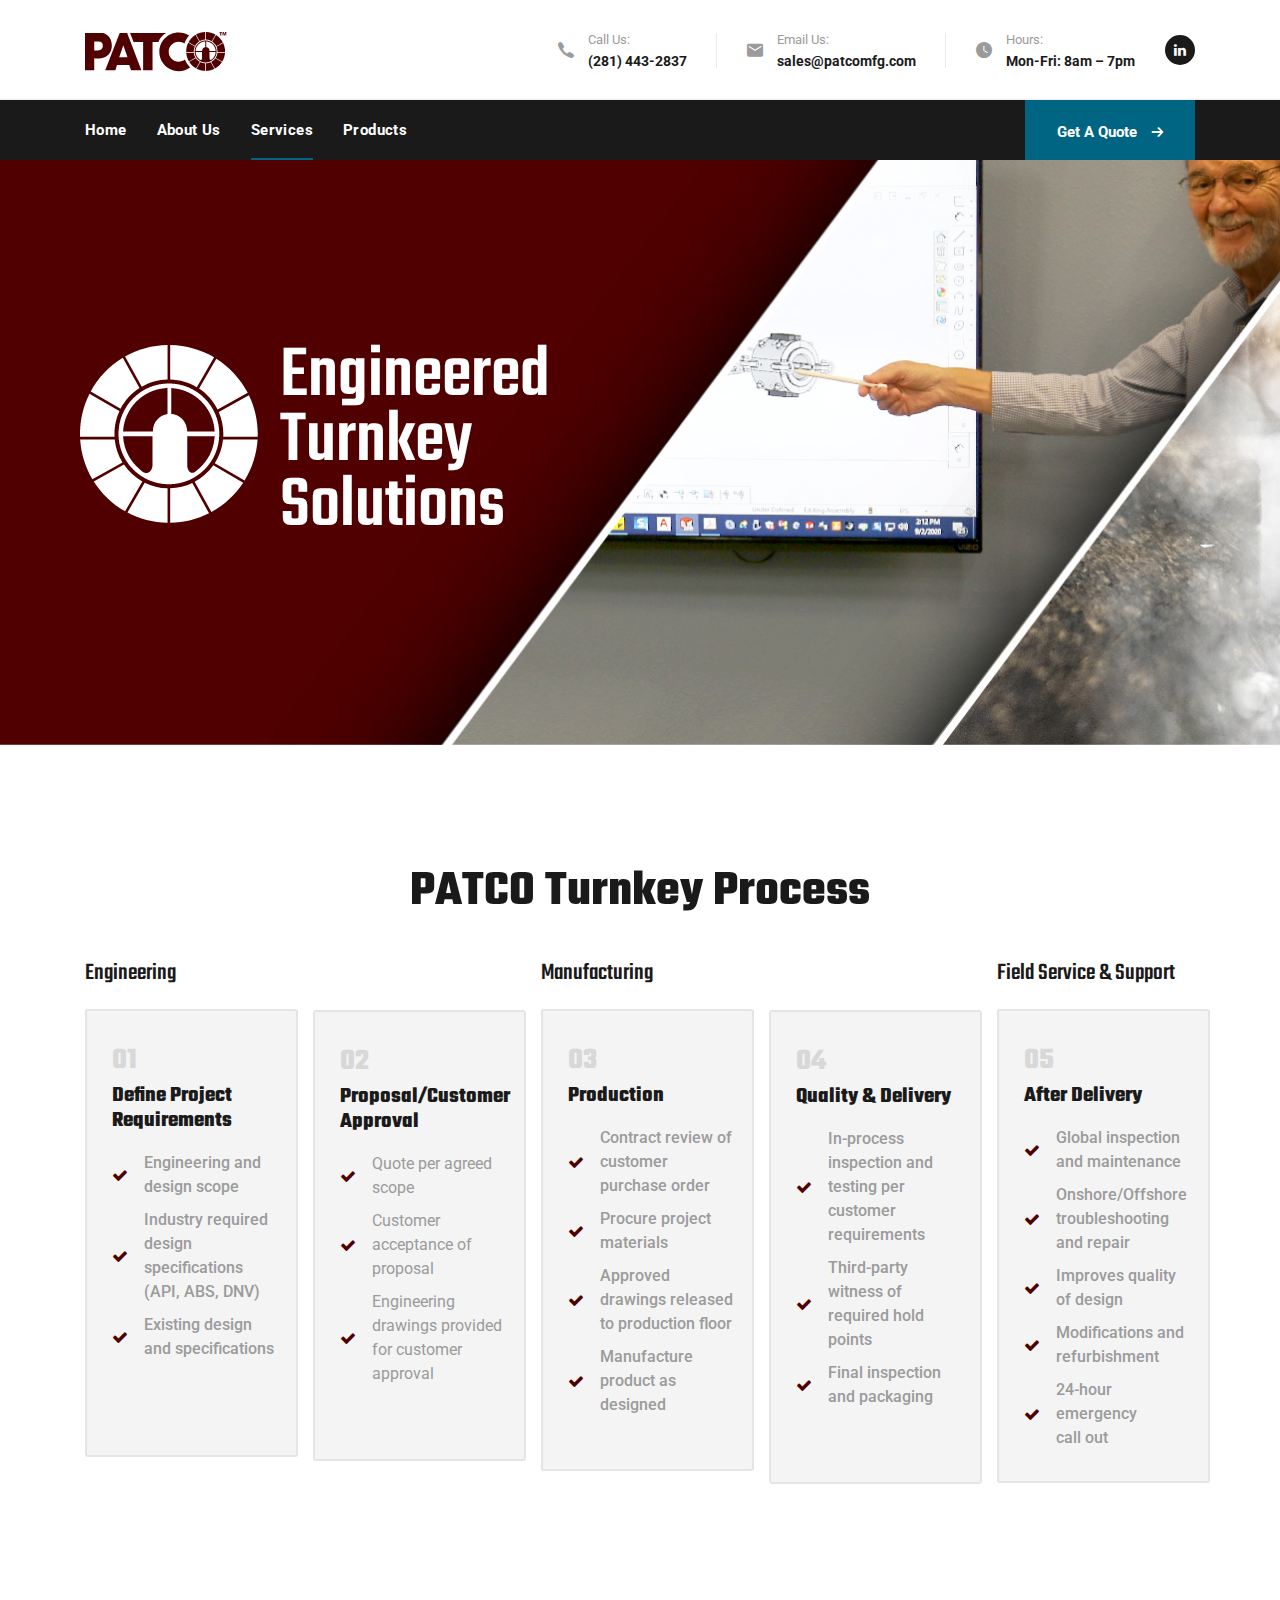
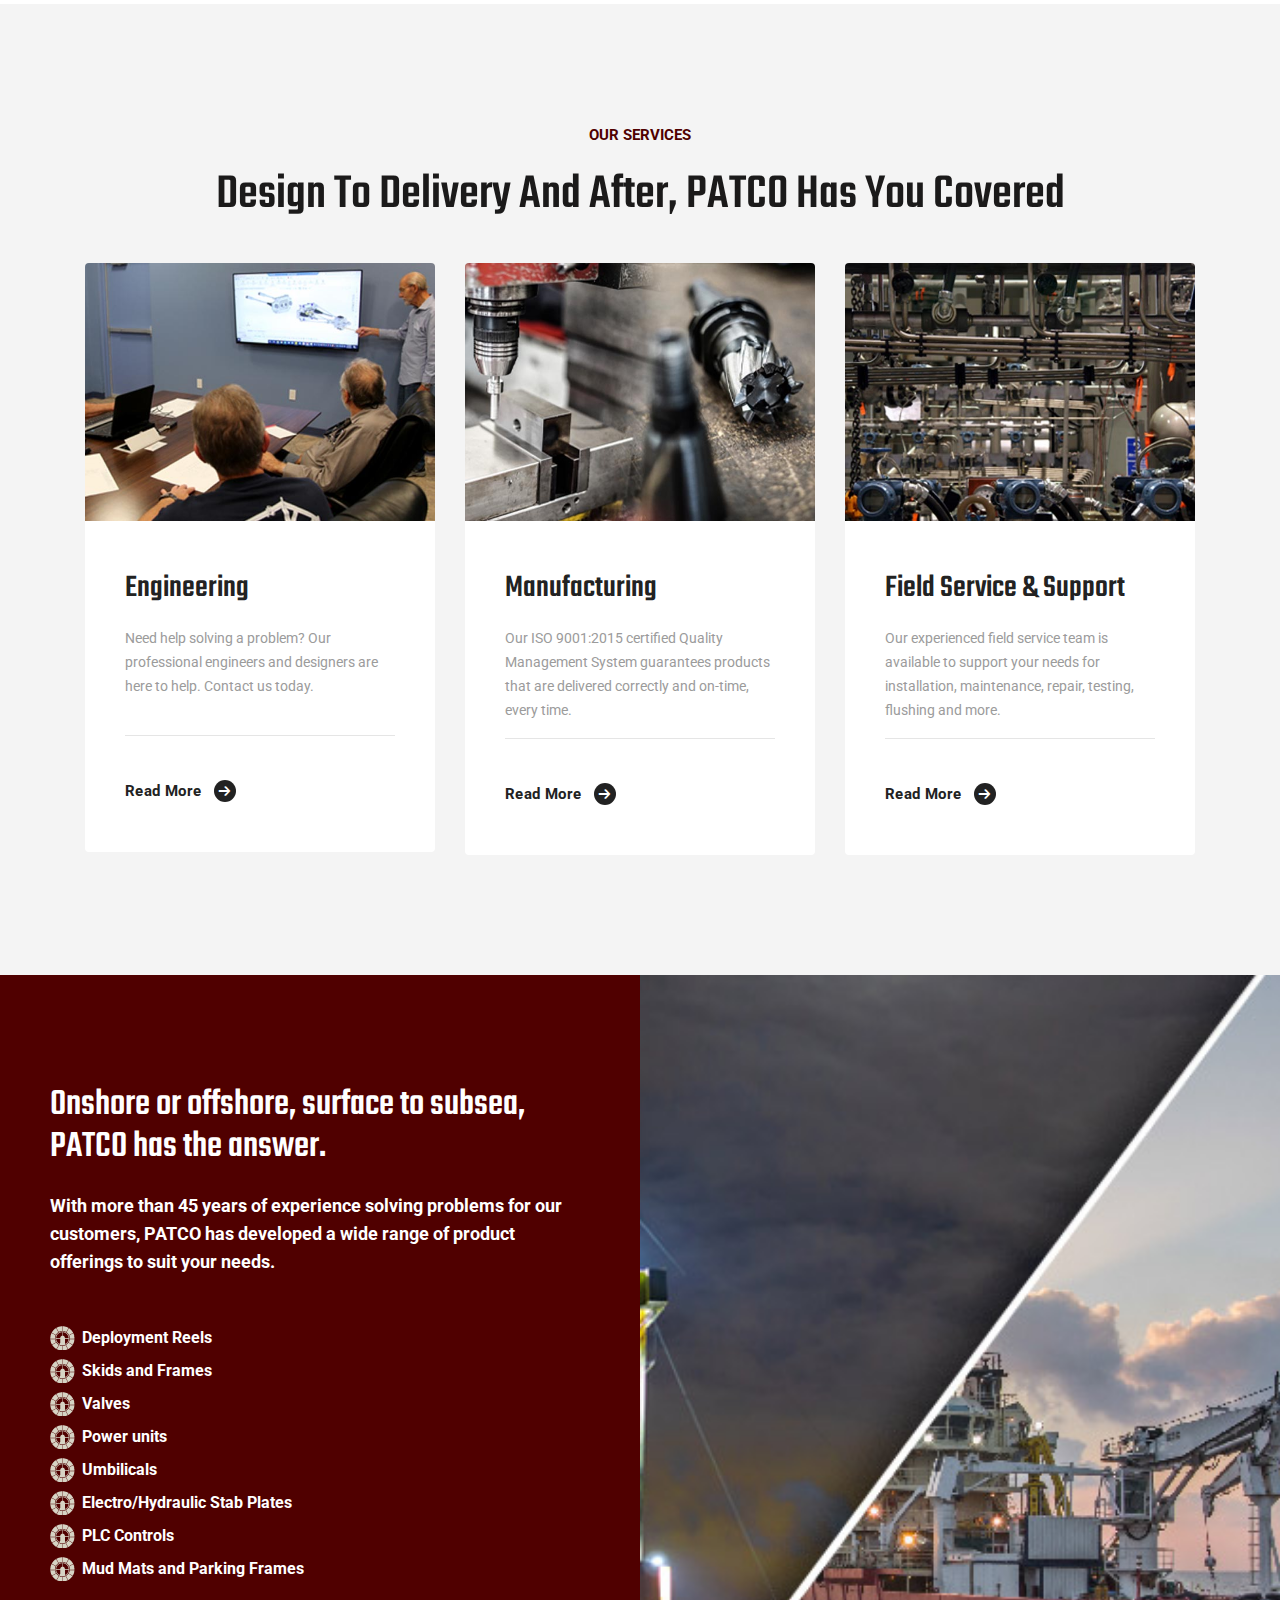
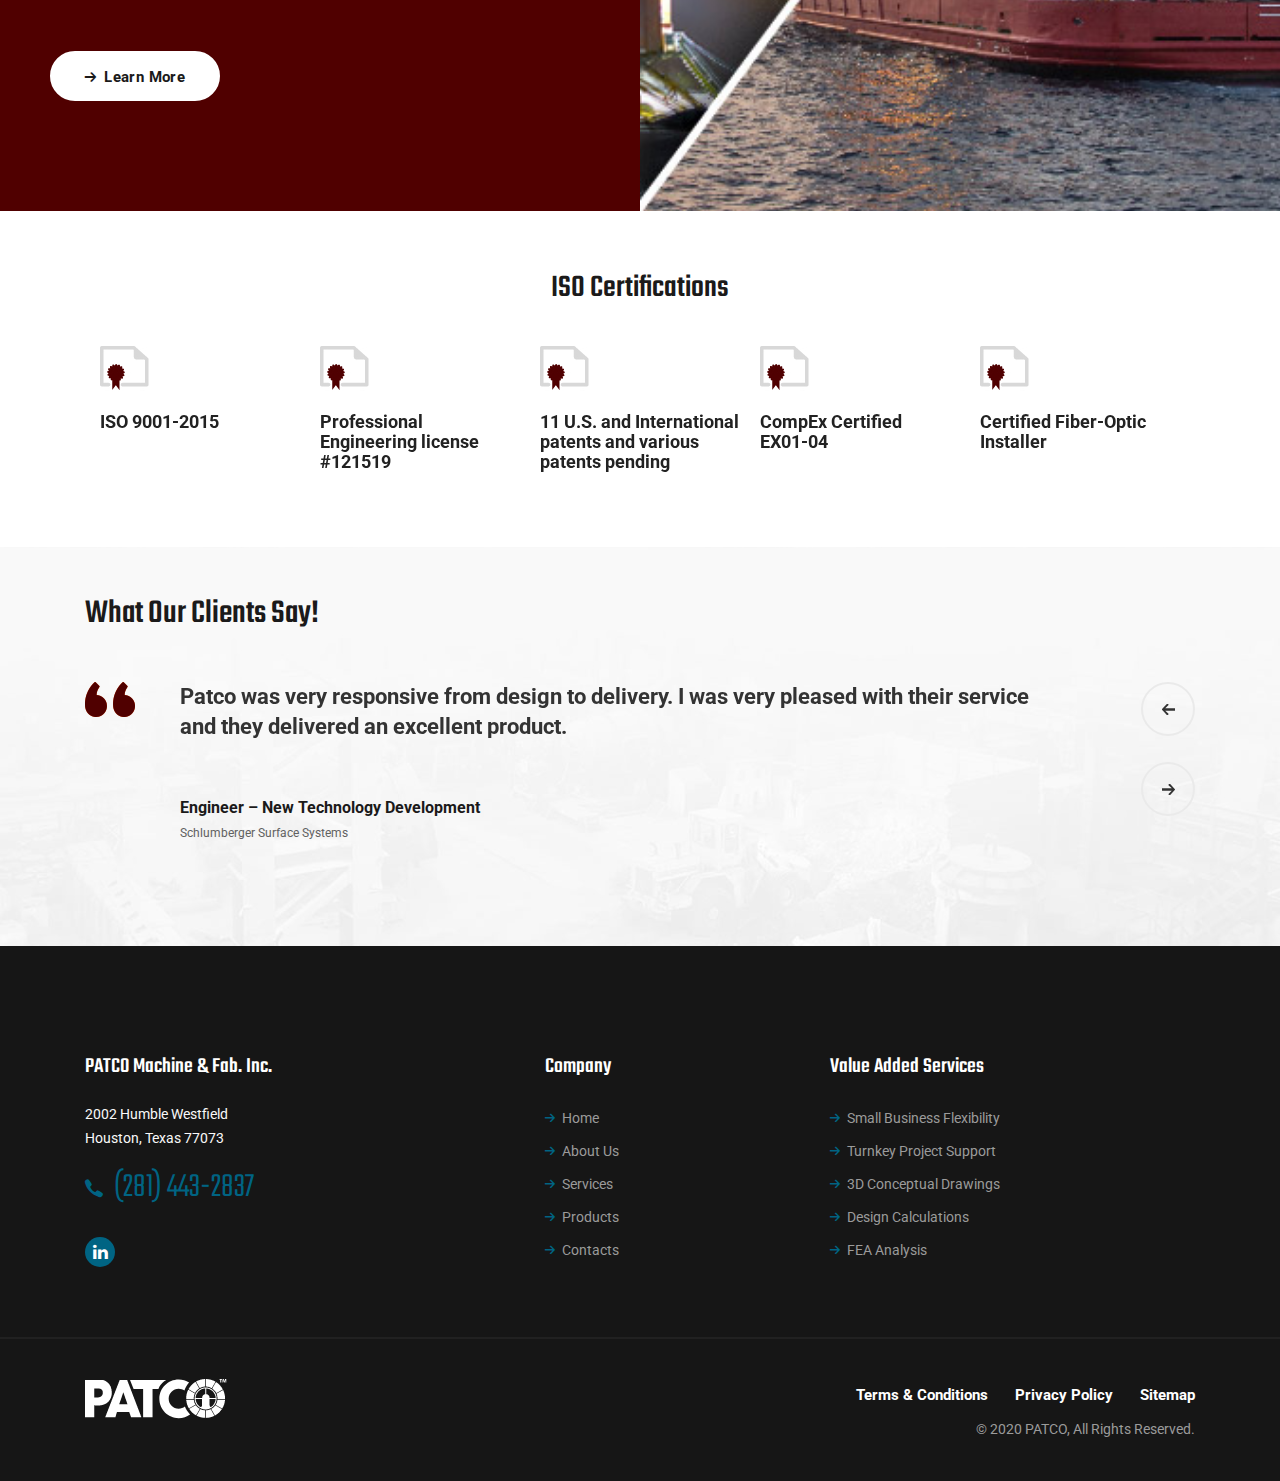
<file: services.html>
<!DOCTYPE html>
<html lang="en">

<head>
  <meta charset="UTF-8" />
  <meta name="viewport" content="width=device-width, initial-scale=1.0" />
  <meta http-equiv="X-UA-Compatible" content="ie=edge" />
  <meta name="description" content="FABCO - Factory and Manufacturing Html Template">
  <link href="assets/images/favicon/favicon.png" rel="icon">
  <title>PATCO Machine &amp; Fabrication</title>
  <link rel="stylesheet"
    href="https://fonts.googleapis.com/css?family=Roboto:400,500,700%7cTeko:400,500,600,700&display=swap">
  <link rel="stylesheet" href="assets/css/libraries.css">
  <link rel="stylesheet" href="assets/css/style.css">
</head>

<body>
  <div class="wrapper">
    <!-- =========================
        Header
    =========================== -->
    <header id="header" class="header header-white header-full">
      <nav class="navbar navbar-expand-lg sticky-navbar">
        <div class="container">
          <a class="navbar-brand" href="index.html">
            <img src="assets/images/logo/PATCO-logo.png" class="logo-light" alt="logo">
            <img src="assets/images/logo/PATCO-logo.png" class="logo-dark" alt="logo">
          </a>
          <div class="header__topbar d-none d-lg-block">
            <div class="d-flex flex-wrap">
              <ul class="contact__list list-unstyled">
                <li>
                  <i class="icon-phone"></i>
                  <div>
                    <span>Call Us:</span><strong>(281) 443-2837</strong>
                  </div>
                </li>
                <li>
                  <i class="icon-envelope"></i>
                  <div>
                    <span>Email Us:</span><strong><a href="mailto:sales@patcomfg.com">sales@patcomfg.com</a></strong>
                  </div>
                </li>
                <li>
                  <i class="icon-clock"></i>
                  <div>
                    <span>Hours:</span><strong>Mon-Fri: 8am – 7pm</strong>
                  </div>
                </li>
              </ul>
              <ul class="social__icons">
                <li><a href="https://www.linkedin.com/company/patco-machine-and-fabrication/"><i
                      class="fa fa-linkedin"></i></a></li>
              </ul>
            </div>
          </div><!-- /.header-topbar -->
          <button class="navbar-toggler" type="button">
            <span class="menu-lines"><span></span></span>
          </button>
        </div><!-- /.container -->
        <div class="navbar__bottom">
          <div class="container">
            <div class="collapse navbar-collapse" id="mainNavigation">
              <ul class="navbar-nav">
                <li class="nav__item with-dropdown">
                  <a href="index.html" class="dropdown-toggle nav__item-link">Home</a>

                </li><!-- /.nav-item -->
                <li class="nav__item with-dropdown">
                  <a href="about-us.html" class="dropdown-toggle nav__item-link">About Us</a>
                </li><!-- /.nav-item -->
                <li class="nav__item with-dropdown">
                  <a href="services.html" class="dropdown-toggle nav__item-link active">Services</a>
                  <i class="fa fa-angle-right" data-toggle="dropdown"></i>
                  <ul class="dropdown-menu">
                    <li class="nav__item"><a href="engineering.html" class="nav__item-link">Engineering</a></li>
                    <!-- /.nav-item -->
                    <li class="nav__item"><a href="manufacturing.html" class="nav__item-link">Manufacturing</a></li>
                    <!-- /.nav-item -->
                    <li class="nav__item"><a href="field-services.html" class="nav__item-link">Field Service &
                        Support</a></li>
                    <!-- /.nav-item -->
                  </ul><!-- /.dropdown-menu -->
                </li><!-- /.nav-item -->
                <li class="nav__item">
                  <a href="products.html" class="nav__item-link">Products</a>
                </li><!-- /.nav-item -->
              </ul><!-- /.navbar-nav -->
            </div><!-- /.navbar-collapse -->
            <div class="navbar-modules d-none d-lg-block">
              <ul class="list-unstyled d-flex align-items-center modules__btns-list">
                <li><a href="#" class="module__btn module__btn-search color-white"></i></a></li>
                <li class="d-none d-lg-block">
                  <a href="contact.html" class="btn btn__primary btn__hover2 module__btn-request">
                    <span>Get A Quote</span><i class="icon-arrow-right"></i>
                  </a>
                </li>
              </ul><!-- /.modules-wrapper -->
            </div><!-- /.navbar-modules -->
          </div><!-- /.container -->
        </div><!-- /.navbar-bottom -->
      </nav><!-- /.navabr -->
    </header><!-- /.Header -->

    <!-- ========================
       page title 
    =========================== -->
    <section id="pageTitle" class="page-title page-title-layout2">
      <div class="bg-img"><img src="assets/images/services/services-header-2560px.jpg" alt="background"></div>
      <div class="container">
        <div class="row">
          <div class="col-sm-12 col-md-12 col-lg-12 col-xl-8">
            <div class="row">
              <div class="img"><img src="assets/images/sliders/patco-icon.png" alt="slide img"></div>
              <h1 class="about__title color-white">Engineered<br>Turnkey<br>Solutions</h1>
            </div>
          </div><!-- /.col-lg-8 -->
        </div><!-- /.row -->
      </div><!-- /.container -->
    </section><!-- /.page-title -->

    <!-- ========================
        Turnkey Process
    =========================== -->
    <section id="servicescarousel" class="services services-carousel pt-120 pb-90">
      <div class="container">
        <div class="row">
          <div class="col-sm-12 col-md-12 col-lg-8 offset-lg-2">
            <div class="heading heading-2 text-center mb-40">
              <h2 class="heading__title_bold">PATCO Turnkey Process</h2>
            </div><!-- /.heading -->
          </div><!-- /.col-lg-10 -->
        </div><!-- /.row -->
        <div class="row features-list">
          <!-- Process 1 -->
          <div class="col-md-5ths col-xs-6 ">
            <h5 class="text__block-title">Engineering</h5>
            <div class="feature-item feature-list-item">
              <span></span>
              <h4 class="feature__title">Define Project Requirements</h4>
              <div>
                <ul class="feature-list-items list-unstyled">
                  <li>Engineering and design scope</li>
                  <li>Industry required design specifications (API, ABS, DNV)</li>
                  <li>Existing design and specifications</li>
                </ul></br>
                </br>
                </br>
              </div><!-- /.feature-content -->
            </div><!-- /.feature-item -->
          </div>
          <!-- End Process 1 -->
          <!-- Process 2 -->
          <div class="col-md-5ths col-xs-6 padding-50px-top">
            <div class="feature-item feature-list-item">
              <span></span>
              <h4 class="feature__title">Proposal/Customer Approval</h4>
              <div>
                <ul class="services-list-items list-unstyled">
                  <li>Quote per agreed scope</li>
                  <li>Customer acceptance of proposal</li>
                  <li>Engineering drawings provided for customer approval</li>
                </ul>
                </br>
                </br>
              </div><!-- /.feature-content -->
            </div><!-- /.feature-item -->
          </div>
          <!-- End Process 2 -->
          <!-- Process 3 -->
          <div class="col-md-5ths col-xs-6">
            <h5 class="text__block-title">Manufacturing</h5>
            <div class="feature-item feature-list-item">
              <span></span>
              <h4 class="feature__title">Production</h4>
              <div>
                <ul class="feature-list-items list-unstyled">
                  <li>Contract review of customer purchase order</li>
                  <li>Procure project materials</li>
                  <li>Approved drawings released to production floor</li>
                  <li>Manufacture product as designed</li>
                </ul>
                </br>
              </div><!-- /.feature-content -->
            </div><!-- /.feature-item -->
          </div>
          <!-- End Process 3 -->
          <!-- Process 4 -->
          <div class="col-md-5ths col-xs-6 padding-50px-top">
            <!-- Process 4 -->
            <div class="feature-item feature-list-item">
              <span></span>
              <h4 class="feature__title ">Quality & Delivery</h4>
              <div>
                <ul class="feature-list-items list-unstyled">
                  <li>In-process inspection and testing per customer
                    requirements</li>
                  <li>Third-party witness of required hold points</li>
                  <li>Final inspection</br>and packaging</li>
                </ul><br>
                </br>
              </div><!-- /.feature-content -->
            </div><!-- /.feature-item -->
          </div>
          <!-- End Process 4 -->
          <!-- Process 5 -->
          <div class="col-md-5ths col-xs-6">
            <h5 class="text__block-title">Field Service & Support</h5>
            <div class="feature-item feature-list-item">
              <span></span>
              <h4 class="feature__title">After Delivery</h4>
              <ul class="feature-list-items list-unstyled">
                <li>Global inspection</br>and maintenance</li>
                <li>Onshore/Offshore troubleshooting and repair</li>
                <li>Improves quality of design</li>
                <li>Modifications and refurbishment</li>
                <li>24-hour emergency</br>call out</li>
              </ul>
            </div><!-- /.feature-content -->
          </div>
          <!-- End Process 5 -->
        </div>
      </div><!-- /.container -->
    </section><!-- /.Services carousel -->
    <!-- ========================
        Three Services
    =========================== -->
    <section id="servicescarousel" class="services services-carousel pt-120 pb-90 bg-lt-gold">
      <div class="container">
        <div class="row">
          <div class="col-sm-12 col-md-12 col-lg-10 offset-lg-1">
            <div class="heading heading-2 text-center mb-40">
              <span class="heading__subtitle">OUR SERVICES</span>
              <h2 class="heading__title">Design To Delivery And After, PATCO Has You Covered</h2>
            </div><!-- /.heading -->
          </div><!-- /.col-lg-10 -->
        </div><!-- /.row -->
        <div class="row">
          <div class="col-sm-12 col-md-12 col-lg-4">
            <!-- Engineering Service -->
            <div class="col-sm service-item">
              <div class="service__img">
                <img src="assets/images/services/1.jpg" alt="service" class="img-fluid">
              </div><!-- /.service-img -->
              <div class="service__content bg-white">
                <h4 class="service__title-small color-dark">Engineering</h4>
                <p class="service__desc">Need help solving a problem? Our professional engineers and designers are
                  here to help. Contact us today.</p><br>
                <hr>
                <a href="./engineering.html" class="btn btn__secondary btn__link">
                  <span class="color-dark">Read More</span>
                  <i class="icon-arrow-right"></i>
                </a>
              </div><!-- /.service-content -->
            </div><!-- /.service-item -->
          </div>
          <div class="col-sm-12 col-md-12 col-lg-4">
            <!-- Manufacturing Service -->
            <div class="col-sm service-item">
              <div class="service__img">
                <img src="assets/images/services/2.jpg" alt="service" class="img-fluid">
              </div><!-- /.service-img -->
              <div class="service__content bg-white">
                <h4 class="service__title-small color-dark">Manufacturing</h4>
                <p class="service__desc">Our ISO 9001:2015 certified Quality Management System guarantees products
                  that are delivered correctly and on-time, every time.</p>
                <hr>
                <a href="./manufacturing.html" class="btn btn__secondary btn__link">
                  <span class="color-dark">Read More</span>
                  <i class="icon-arrow-right"></i>
                </a>
              </div><!-- /.service-content -->
            </div><!-- /.service-item -->
          </div>
          <div class="col-sm-12 col-md-12 col-lg-4">
            <!-- Field Service & Support Service -->
            <div class="col-sm service-item">
              <div class="service__img">
                <img src="assets/images/services/3.jpg" alt="service" class="img-fluid">
              </div><!-- /.service-img -->
              <div class="service__content bg-white">
                <h4 class="service__title-small color-dark">Field Service & Support </h4>
                <p class="service__desc">Our experienced field service team is available to support your needs for
                  installation, maintenance, repair, testing, flushing and more.</p>
                <hr>
                <a href="/field-services.html" class="btn btn__secondary btn__link">
                  <span class="color-dark">Read More</span>
                  <i class="icon-arrow-right"></i>
                </a>
              </div><!-- /.service-content -->
            </div><!-- /.service-item -->
          </div><!-- /.carousel -->
        </div><!-- /.col-lg-12 -->
      </div><!-- /.row -->
  </div><!-- /.container -->
  </section><!-- /.Services carousel -->

  <!-- =========================
       Onshore or offshore section 
      =========================== -->
  <section id="bannerLayout1" class="banner banner-layout1 p-0">
    <div class="container-fluid col-padding-0">
      <div class="row">
        <div class="col-sm-12 col-md-12 col-lg-12 col-xl-6 bg-theme">
          <div class="inner-padding">
            <div class="heading heading-3 heading-white mb-50">
              <h3 class="color-white">Onshore or offshore, surface to subsea, PATCO has the answer.</h3>
              <p class="heading__desc">With more than 45 years of experience solving problems for our customers, PATCO
                has developed a wide range of product offerings to suit your needs.</p>
            </div><!-- /.heading -->
            <ul class="list-items-logo list-items-white list-unstyled mb-50">
              <li>Deployment Reels</li>
              <li>Skids and Frames</li>
              <li>Valves</li>
              <li>Power units</li>
              <li>Umbilicals</li>
              <li>Electro/Hydraulic Stab Plates</li>
              <li>PLC Controls</li>
              <li>Mud Mats and Parking Frames</li>
            </ul>
            <a href="products.html" class="btn btn__white mt-20">
              <i class="icon-arrow-right"></i><span>Learn More</span>
            </a>
          </div>
        </div><!-- /.col-xl-6 -->
        <div class="col-sm-12 col-md-12 col-lg-12 col-xl-6 background-banner" style="min-height: 700px;">
          <div class="bg-img"><img src="assets/images/home/onshore-offshore.jpg" alt="background"></div>
          <div class="vertical-align-center">
          </div>
        </div><!-- /.col-xl-6 -->
      </div><!-- /.row -->
    </div><!-- /.container -->
  </section><!-- /.Banner layout 1 -->

  <!-- =====================
       Clients section
    ======================== -->
  <section id="clients" class="clients">
    <div class="container">
      <div class="row">
        <div class="col-sm-12 col-md-12 col-lg-8 offset-lg-2">
          <div class="heading heading-2 text-center mb-40">
            <h4>ISO Certifications</h4>
          </div><!-- /.heading -->
        </div><!-- /.col-lg-10 -->
      </div><!-- /.row -->
      <div class="col-sm-12 col-md-12 col-lg-12">
        <div class="carousel owl-carousel" data-slide="5" data-slide-md="4" data-slide-sm="2" data-autoplay="true"
          data-nav="false" data-dots="false" data-space="20" data-loop="true" data-speed="700">
          <div class="client-test">
            <img src="assets/images/services/cert-icon.jpg" alt="about" class="img-fluid">
            <p class="font16ptBld color-dark pt-20">ISO 9001-2015</p>
          </div><!-- /.client -->
          <div class="client-test">
            <img src="assets/images/services/cert-icon.jpg" alt="about" class="img-fluid">
            <p class="font16ptBld color-dark pt-20">Professional Engineering license #121519</p>
          </div><!-- /.client -->
          <div class="client-test">
            <img src="assets/images/services/cert-icon.jpg" alt="about" class="img-fluid">
            <p class="font16ptBld color-dark pt-20">11 U.S. and International patents and various patents pending</p>
          </div><!-- /.client -->
          <div class="client-test">
            <img src="assets/images/services/cert-icon.jpg" alt="about" class="img-fluid">
            <p class="font16ptBld color-dark pt-20">CompEx Certified<br>EX01-04</p>
          </div><!-- /.client -->
          <div class="client-test">
            <img src="assets/images/services/cert-icon.jpg" alt="about" class="img-fluid">
            <p class="font16ptBld color-dark pt-20">Certified Fiber-Optic Installer</p>
          </div><!-- /.client -->
          <div class="client-test">
            <img src="assets/images/services/cert-icon.jpg" alt="about" class="img-fluid">
            <p class="font16ptBld color-dark pt-20">Current Offshore Readiness Certifications Including BOSIET</p>
          </div><!-- /.client -->
        </div><!-- /.carousel -->
      </div><!-- /.col-lg-12 -->
    </div><!-- /.container -->
  </section><!-- /.clients -->

  <!-- ========================= 
       Testimonials layout 1
    =========================  -->
  <section id="testimonialsLayout1" class="testimonials testimonials-layout1 pt-5">
    <div class="bg-img"><img src="assets/images/backgrounds/1.jpg" alt="background"></div>
    <div class="container">
      <div class="row">
        <div class="col-sm-12 col-md-12 col-lg-12">
          <div class="heading mb-50">
            <h2 class="heading__title mb-0">What Our Clients Say!</h2>
          </div><!-- /.heading -->
        </div><!-- /.col-lg-6 -->
      </div><!-- /.row -->
      <div class="row">
        <div class="col-12 col-sm-1 col-md-1 col-lg-1">
          <img src="assets/images/testimonials/quote-icon.png" alt="quote-icon" class="mb-20">
        </div><!-- /.col-lg-1 -->
        <div class="co-12 col-sm-11 col-md-11 col-lg-11">
          <div class="owl-carousel thumbs-carousel carousel-arrows" data-slider-id="1" data-nav="true"
            data-dots="false">
            <!-- Testimonial #1 -->
            <div class=" testimonial-item">
              <div class="testimonial__content">
                <p class="testimonial__desc">Patco was very responsive from design to delivery. I was very pleased with
                  their service and they delivered an excellent product.</p>
              </div><!-- /.testimonial-content -->
            </div><!-- /. testimonial-item -->

          </div>
          <div class="owl-thumbs" data-slider-id="1">
            <button class="owl-thumb-item">
              <span class="testimonial__meta">
                <span class="testimonial__meta-title">Engineer – New Technology Development</span>
                <span class="testimonial__meta-desc">Schlumberger Surface Systems</span>
              </span><!-- /.testimonial-meta -->
            </button>
          </div><!-- /.owl-thumbs -->
        </div><!-- /.col-lg-12 -->
      </div><!-- /.row -->
    </div><!-- /.container -->
  </section><!-- /.testimonials 1 -->

  <!-- ========================
      Footer
    ========================== -->
  <footer id="footer" class="footer">
    <div class="footer-top">
      <div class="container">
        <div class="row">
          <div class="col-sm-12 col-md-12 col-lg-4 col-xl-4 footer__widget footer__widget-about">
            <h6 class="footer__widget-title">PATCO Machine & Fab. Inc.</h6>
            <div class="footer__widget-content">
              <p class="color-gray">2002 Humble Westfield<br>Houston, Texas 77073</p>
              <p class="footer__contact-phone">
                <i class="icon-phone"></i>
                <a href="tel:2814432837">(281) 443-2837</a>
              </p>
              <ul class="social__icons">
                <li><a href="https://www.linkedin.com/company/patco-machine-and-fabrication/"><i
                      class="fa fa-linkedin"></i></a></li>
              </ul><!-- /.social-icons -->
            </div>
          </div><!-- /.col-xl-3 -->
          <div class="col-6 col-sm-6 col-md-6 col-lg-4 col-xl-3 offset-xl-1 footer__widget footer__widget-nav">
            <h6 class="footer__widget-title">Company</h6>
            <div class="footer__widget-content">
              <nav>
                <ul class="list-unstyled">
                  <li><a href="./index.html">Home</a></li>
                  <li><a href="./about-us.html">About Us</a></li>
                  <li><a href="./services.html">Services</a></li>
                  <li><a href="./products.html">Products</a></li>
                  <li><a href="./contact.html">Contacts</a></li>
                </ul>
              </nav>
            </div><!-- /.footer-widget-content -->
          </div><!-- /.col-xl-2 -->
          <div class="col-6 col-sm-6 col-md-6 col-lg-3 col-xl-4 footer__widget footer__widget-nav">
            <h6 class="footer__widget-title">Value Added Services</h6>
            <div class="footer__widget-content">
              <nav>
                <ul class="list-unstyled">
                  <li><a href="#">Small Business Flexibility</a></li>
                  <li><a href="#">Turnkey Project Support</a></li>
                  <li><a href="#">3D Conceptual Drawings</a></li>
                  <li><a href="#">Design Calculations</a></li>
                  <li><a href="#">FEA Analysis</a></li>
                </ul>
              </nav>
            </div><!-- /.footer-widget-content -->
          </div><!-- /.col-xl-2 -->
        </div><!-- /.row -->
      </div><!-- /.container -->
    </div><!-- /.footer-top -->
    <div class="footer-bottom">
      <div class="container">
        <div class="row">
          <div class="col-sm-12 col-md-3 col-lg-3">
            <img src="assets/images/logo/PATCO-white-logo.png" alt="logo">
          </div><!-- /.col-lg-3 -->
          <div class="col-sm-12 col-md-9 col-lg-9 text-right">
            <div class="footer__copyright">
              <nav>
                <ul class="footer__copyright-links list-unstyled d-flex flex-wrap justify-content-end">
                  <li><a href="./terms-conditions.html">Terms & Conditions </a></li>
                  <li><a href="./privacy-policy.html">Privacy Policy</a></li>
                  <li><a href="./sitemap.html">Sitemap</a></li>
                </ul>
              </nav>
              <p class="mb-0"> &copy; 2020 PATCO, All Rights Reserved.</p>
            </div><!-- /.Footer-copyright -->
          </div><!-- /.col-lg-9 -->
        </div><!-- /.row -->
      </div><!-- /.container -->
    </div><!-- /.Footer-bottom -->
  </footer><!-- /.Footer -->
  <button id="scrollTopBtn"><i class="fa fa-long-arrow-up"></i></button>

  <div class="module__search-container">
    <i class="fa fa-times close-search"></i>
    <form class="module__search-form">
      <input type="text" class="search__input" placeholder="Type Words Then Enter">
      <button class="module__search-btn"></button>
    </form>
  </div><!-- /.module-search-container -->

  </div><!-- /.wrapper -->

  <script src="assets/js/jquery-3.3.1.min.js"></script>
  <script src="assets/js/plugins.js"></script>
  <script src="assets/js/main.js"></script>
</body>

</html>
</file>
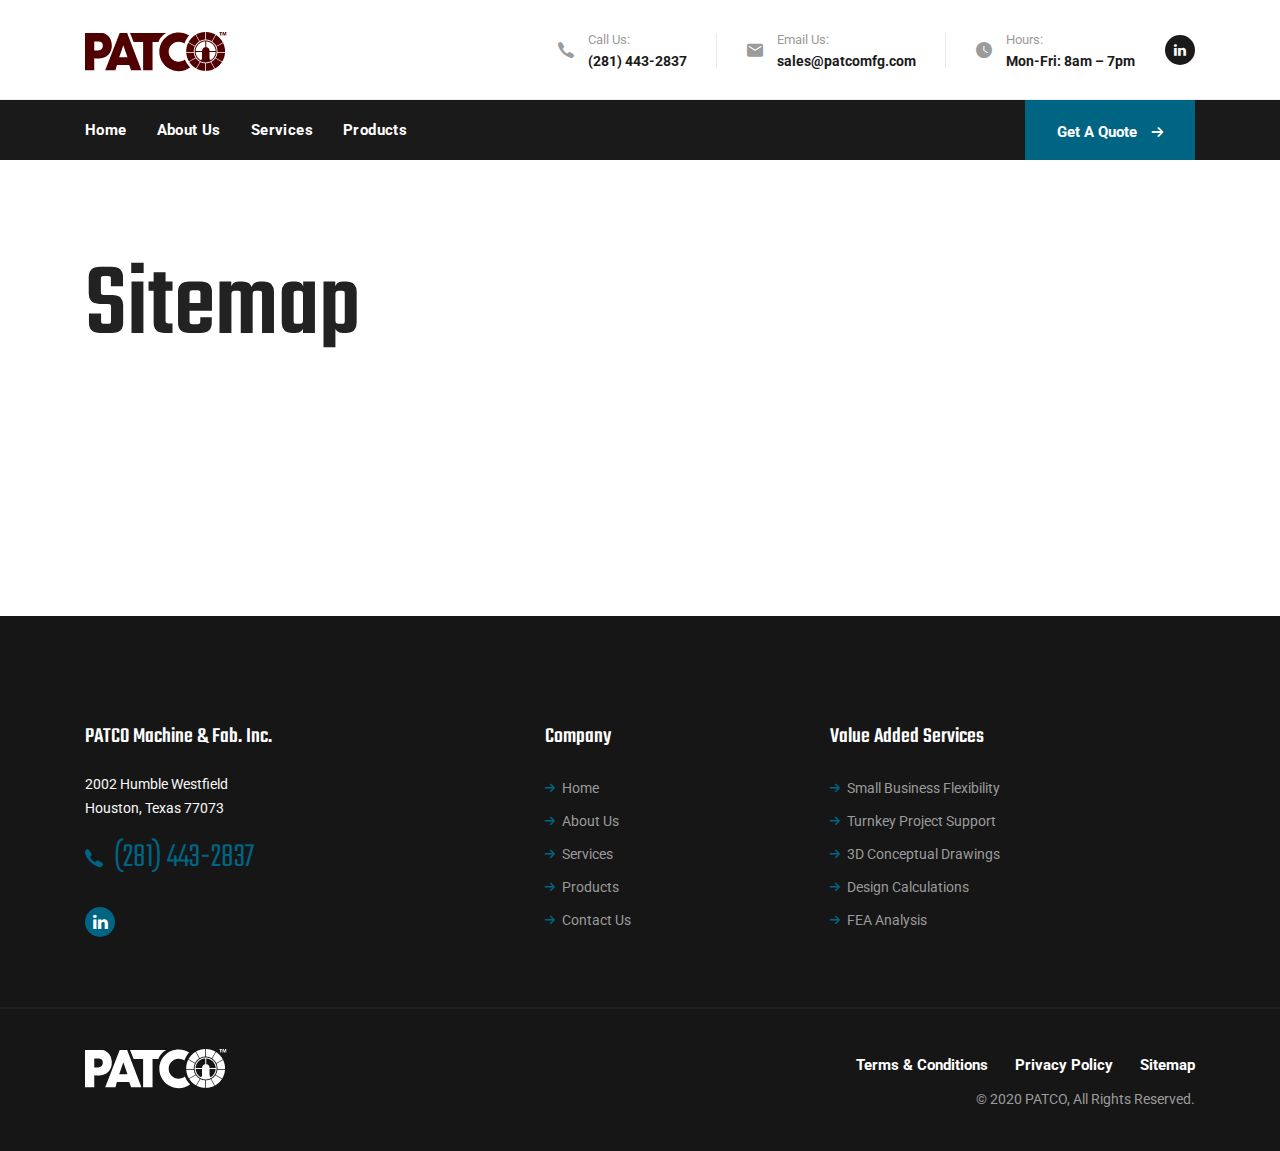
<file: sitemap.html>
<!DOCTYPE html>
<html lang="en">

<head>
    <meta charset="UTF-8" />
    <meta name="viewport" content="width=device-width, initial-scale=1.0" />
    <meta http-equiv="X-UA-Compatible" content="ie=edge" />
    <meta name="description" content="koira - Factory and Manufacturing Html Template">
    <link href="assets/images/favicon/favicon.png" rel="icon">
    <title>PATCO Machine &amp; Fabrication</title>
    <link rel="stylesheet"
        href="https://fonts.googleapis.com/css?family=Roboto:400,500,700%7cTeko:400,500,600,700&display=swap">
    <link rel="stylesheet" href="assets/css/libraries.css">
    <link rel="stylesheet" href="assets/css/style.css">
</head>

<body>
    <div class="wrapper">
        <!-- =========================
        Header
    =========================== -->
        <header id="header" class="header header-white header-full">
            <nav class="navbar navbar-expand-lg sticky-navbar">
                <div class="container">
                    <a class="navbar-brand" href="index.html">
                        <img src="assets/images/logo/PATCO-logo.png" class="logo-light" alt="logo">
                        <img src="assets/images/logo/PATCO-logo.png" class="logo-dark" alt="logo">
                    </a>
                    <div class="header__topbar d-none d-lg-block">
                        <div class="d-flex flex-wrap">
                            <ul class="contact__list list-unstyled">
                                <li>
                                    <i class="icon-phone"></i>
                                    <div>
                                        <span>Call Us:</span><strong>(281) 443-2837</strong>
                                    </div>
                                </li>
                                <li>
                                    <i class="icon-envelope"></i>
                                    <div>
                                        <span>Email Us:</span><strong><a
                                                href="mailto:sales@patcomfg.com">sales@patcomfg.com</a></strong>
                                    </div>
                                </li>
                                <li>
                                    <i class="icon-clock"></i>
                                    <div>
                                        <span>Hours:</span><strong>Mon-Fri: 8am – 7pm</strong>
                                    </div>
                                </li>
                            </ul>
                            <ul class="social__icons">
                                <li><a href="https://www.linkedin.com/company/patco-machine-and-fabrication/"
                                        target="_blank"><i class="fa fa-linkedin"></i></a></li>
                            </ul>
                        </div>
                    </div><!-- /.header-topbar -->
                    <button class="navbar-toggler" type="button">
                        <span class="menu-lines"><span></span></span>
                    </button>
                </div><!-- /.container -->
                <div class="navbar__bottom">
                    <div class="container">
                        <div class="collapse navbar-collapse" id="mainNavigation">
                            <ul class="navbar-nav">
                                <li class="nav__item with-dropdown">
                                    <a href="index.html" class="dropdown-toggle nav__item-link">Home</a>

                                </li><!-- /.nav-item -->
                                <li class="nav__item with-dropdown">
                                    <a href="about-us.html" class="dropdown-toggle nav__item-link">About Us</a>
                                </li><!-- /.nav-item -->
                                <li class="nav__item with-dropdown">
                                    <a href="services.html" class="dropdown-toggle nav__item-link">Services</a>
                                    <i class="fa fa-angle-right" data-toggle="dropdown"></i>
                                    <ul class="dropdown-menu">
                                        <li class="nav__item"><a href="engineering.html"
                                                class="nav__item-link">Engineering</a></li>
                                        <!-- /.nav-item -->
                                        <li class="nav__item"><a href="manufacturing.html"
                                                class="nav__item-link">Manufacturing</a></li>
                                        <!-- /.nav-item -->
                                        <li class="nav__item"><a href="field-services.html" class="nav__item-link">Field
                                                Service & Support</a></li>
                                        <!-- /.nav-item -->
                                    </ul><!-- /.dropdown-menu -->
                                </li><!-- /.nav-item -->
                                <li class="nav__item">
                                    <a href="products.html" class="nav__item-link">Products</a>
                                </li><!-- /.nav-item -->
                            </ul><!-- /.navbar-nav -->
                        </div><!-- /.navbar-collapse -->
                        <div class="navbar-modules d-none d-lg-block">
                            <ul class="list-unstyled d-flex align-items-center modules__btns-list">
                                <li><a href="#" class="module__btn module__btn-search color-white"></a></li>
                                <li class="d-none d-lg-block">
                                    <a href="contact.html" class="btn btn__primary btn__hover2 module__btn-request">
                                        <span>Get A Quote</span><i class="icon-arrow-right"></i>
                                    </a>
                                </li>
                            </ul><!-- /.modules-wrapper -->
                        </div><!-- /.navbar-modules -->
                    </div><!-- /.container -->
                </div><!-- /.navbar-bottom -->
            </nav><!-- /.navabr -->
        </header><!-- /.Header -->

        <!-- ========================= 
            Google Map
    =========================  -->
        <section class="p-0">
            <div id="map" style="height: 150px;"></div>
            <!-- <script src="assets/js/google-map.js"></script>
      <script src="https://maps.googleapis.com/maps/api/js?key=YOUR_API_KEY" async defer></script> -->
            <!-- CLICK HERE (https://developers.google.com/maps/documentation/embed/get-api-key) TO  LERAN MORE ABOUT GOOGLE MAPS API KEY -->
        </section><!-- /.GoogleMap -->

        <!-- ==========================
        contact layout 1
    =========================== -->
        <section id="contactLayout1" class="contact contact-layout1 pt-0">
            <div class="container">
                <div class="row">
                    <div class="col-sm-12 col-md-12 col-lg-12 col-xl-8">
                        <h1 class="servicetitle__heading color-black">Sitemap</h1>
                    </div><!-- /.col-lg-8 -->
                </div><!-- /.row -->
            </div><!-- /.container -->
        </section><!-- /.contact layout 1 -->

        <!-- ==========================
       Contact Info
    ============================ -->
        <section id="contactInfo" class="contact contact-info pt-0">
            <div class="container">
                <div class="row">
                    <div class="heading heading-3 mb-50">



                    </div><!-- /.heading -->
                </div><!-- /.row -->
            </div><!-- /.container -->
        </section><!-- /.Contact Info -->

        <!-- ========================
      Footer
    ========================== -->
        <footer id="footer" class="footer">
            <div class="footer-top">
                <div class="container">
                    <div class="row">
                        <div class="col-sm-12 col-md-12 col-lg-4 col-xl-4 footer__widget footer__widget-about">
                            <h6 class="footer__widget-title">PATCO Machine & Fab. Inc.</h6>
                            <div class="footer__widget-content">
                                <p class="color-gray">2002 Humble Westfield<br>Houston, Texas 77073</p>
                                <p class="footer__contact-phone">
                                    <i class="icon-phone"></i>
                                    <a href="tel:2814432837">(281) 443-2837</a>
                                </p>
                                <ul class="social__icons">
                                    <li><a href="https://www.linkedin.com/company/patco-machine-and-fabrication/"
                                            target="_blank"><i class="fa fa-linkedin"></i></a></li>
                                </ul><!-- /.social-icons -->
                            </div>
                        </div><!-- /.col-xl-3 -->
                        <div
                            class="col-6 col-sm-6 col-md-6 col-lg-4 col-xl-3 offset-xl-1 footer__widget footer__widget-nav">
                            <h6 class="footer__widget-title">Company</h6>
                            <div class="footer__widget-content">
                                <nav>
                                    <ul class="list-unstyled">
                                        <li><a href="./index.html">Home</a></li>
                                        <li><a href="./about-us.html">About Us</a></li>
                                        <li><a href="./services.html">Services</a></li>
                                        <li><a href="./products.html">Products</a></li>
                                        <li><a href="./contact.html">Contact Us</a></li>
                                    </ul>
                                </nav>
                            </div><!-- /.footer-widget-content -->
                        </div><!-- /.col-xl-2 -->
                        <div class="col-6 col-sm-6 col-md-6 col-lg-3 col-xl-4 footer__widget footer__widget-nav">
                            <h6 class="footer__widget-title">Value Added Services</h6>
                            <div class="footer__widget-content">
                                <nav>
                                    <ul class="list-unstyled">
                                        <li><a href="#">Small Business Flexibility</a></li>
                                        <li><a href="#">Turnkey Project Support</a></li>
                                        <li><a href="#">3D Conceptual Drawings</a></li>
                                        <li><a href="#">Design Calculations</a></li>
                                        <li><a href="#">FEA Analysis</a></li>
                                    </ul>
                                </nav>
                            </div><!-- /.footer-widget-content -->
                        </div><!-- /.col-xl-2 -->
                    </div><!-- /.row -->
                </div><!-- /.container -->
            </div><!-- /.footer-top -->
            <div class="footer-bottom">
                <div class="container">
                    <div class="row">
                        <div class="col-sm-12 col-md-3 col-lg-3">
                            <img src="assets/images/logo/PATCO-white-logo.png" alt="logo">
                        </div><!-- /.col-lg-3 -->
                        <div class="col-sm-12 col-md-9 col-lg-9 text-right">
                            <div class="footer__copyright">
                                <nav>
                                    <ul
                                        class="footer__copyright-links list-unstyled d-flex flex-wrap justify-content-end">
                                        <li><a href="./terms-conditions.html">Terms & Conditions </a></li>
                                        <li><a href="./privacy-policy.html">Privacy Policy</a></li>
                                        <li><a href="./sitemap.html">Sitemap</a></li>
                                    </ul>
                                </nav>
                                <p class="mb-0"> &copy; 2020 PATCO, All Rights Reserved.</p>
                            </div><!-- /.Footer-copyright -->
                        </div><!-- /.col-lg-9 -->
                    </div><!-- /.row -->
                </div><!-- /.container -->
            </div><!-- /.Footer-bottom -->
        </footer><!-- /.Footer -->
        <button id="scrollTopBtn"><i class="fa fa-long-arrow-up"></i></button>

        <div class="module__search-container">
            <i class="fa fa-times close-search"></i>
            <form class="module__search-form">
                <input type="text" class="search__input" placeholder="Type Words Then Enter">
                <button class="module__search-btn"><i class="fa fa-search"></i></button>
            </form>
        </div><!-- /.module-search-container -->

    </div><!-- /.wrapper -->

    <script src="assets/js/jquery-3.3.1.min.js"></script>
    <script src="assets/js/plugins.js"></script>
    <script src="assets/js/main.js"></script>
    <!-- Global site tag (gtag.js) - Google Analytics -->
    <script async src="https://www.googletagmanager.com/gtag/js?id=UA-172170629-1"></script>
    <script>
        window.dataLayer = window.dataLayer || [];
        function gtag() { dataLayer.push(arguments); }
        gtag('js', new Date());

        gtag('config', 'UA-172170629-1');
    </script>
</body>

</html>
</file>
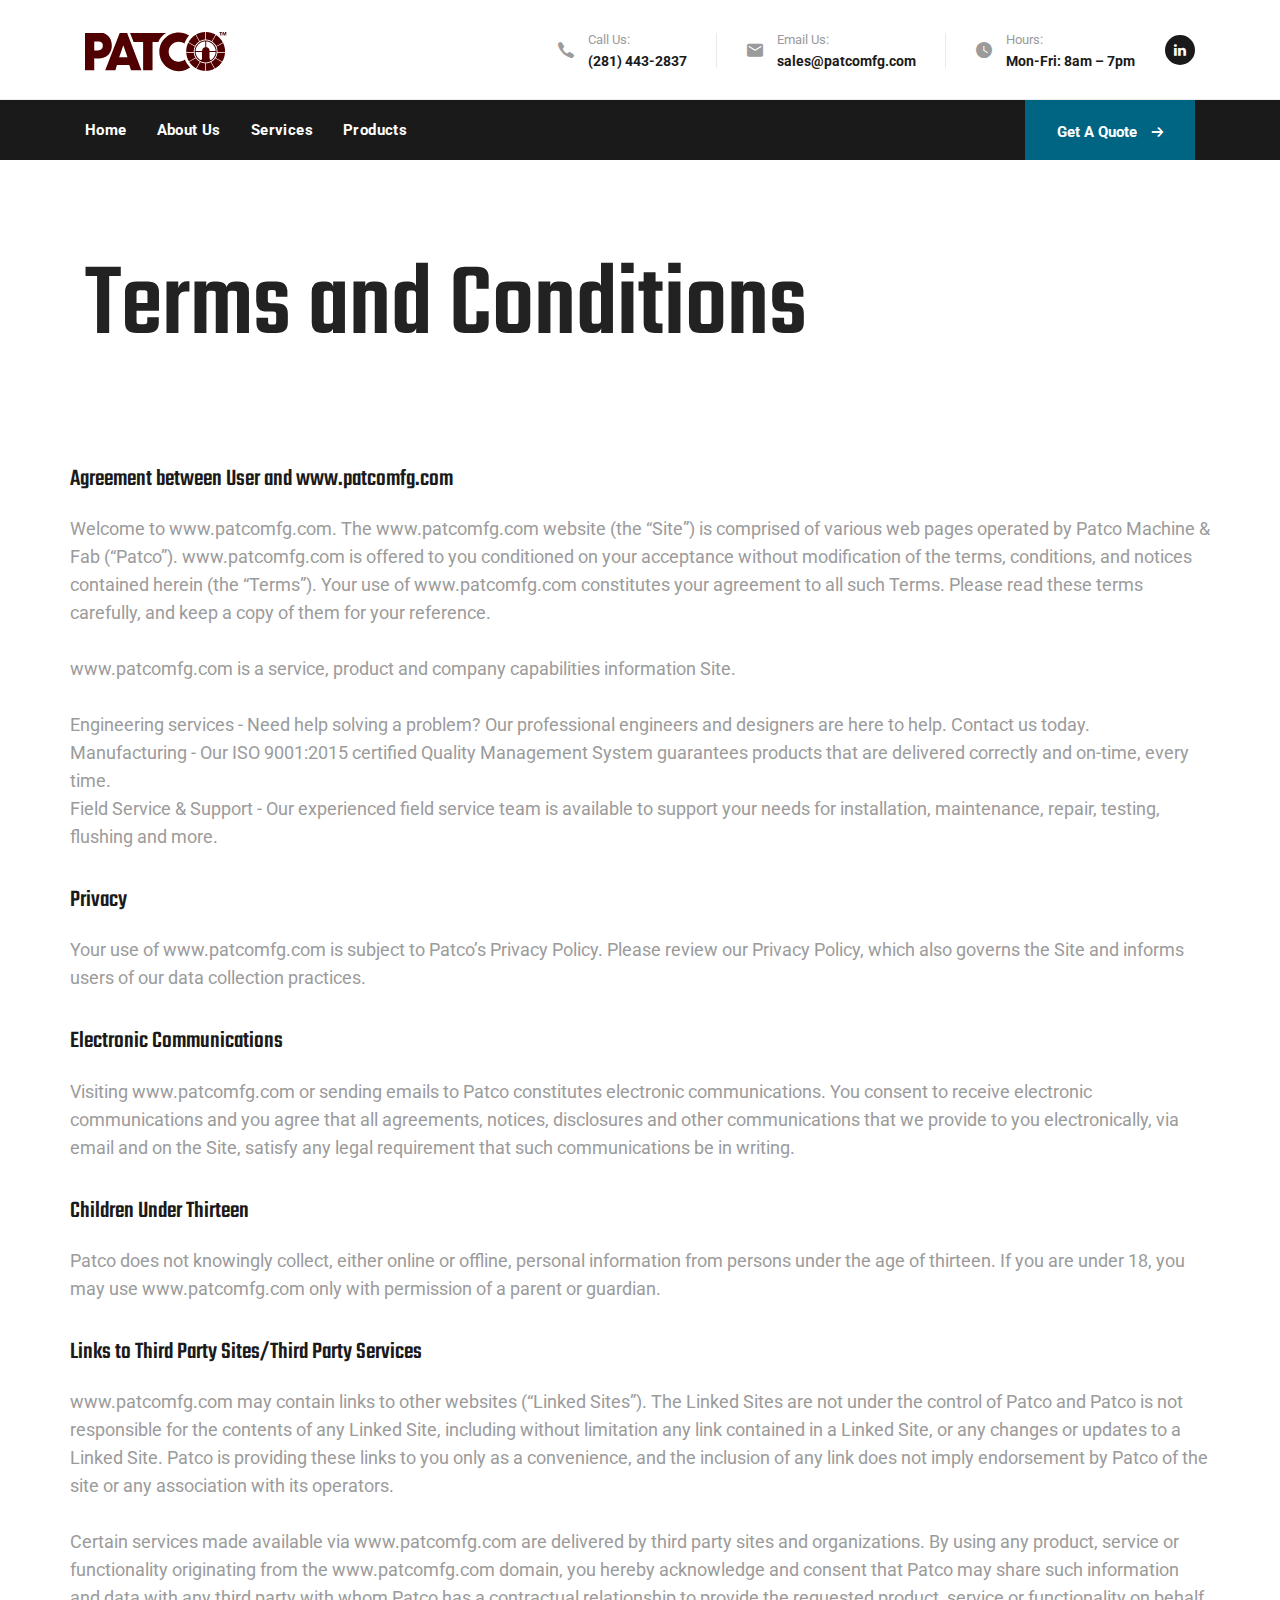
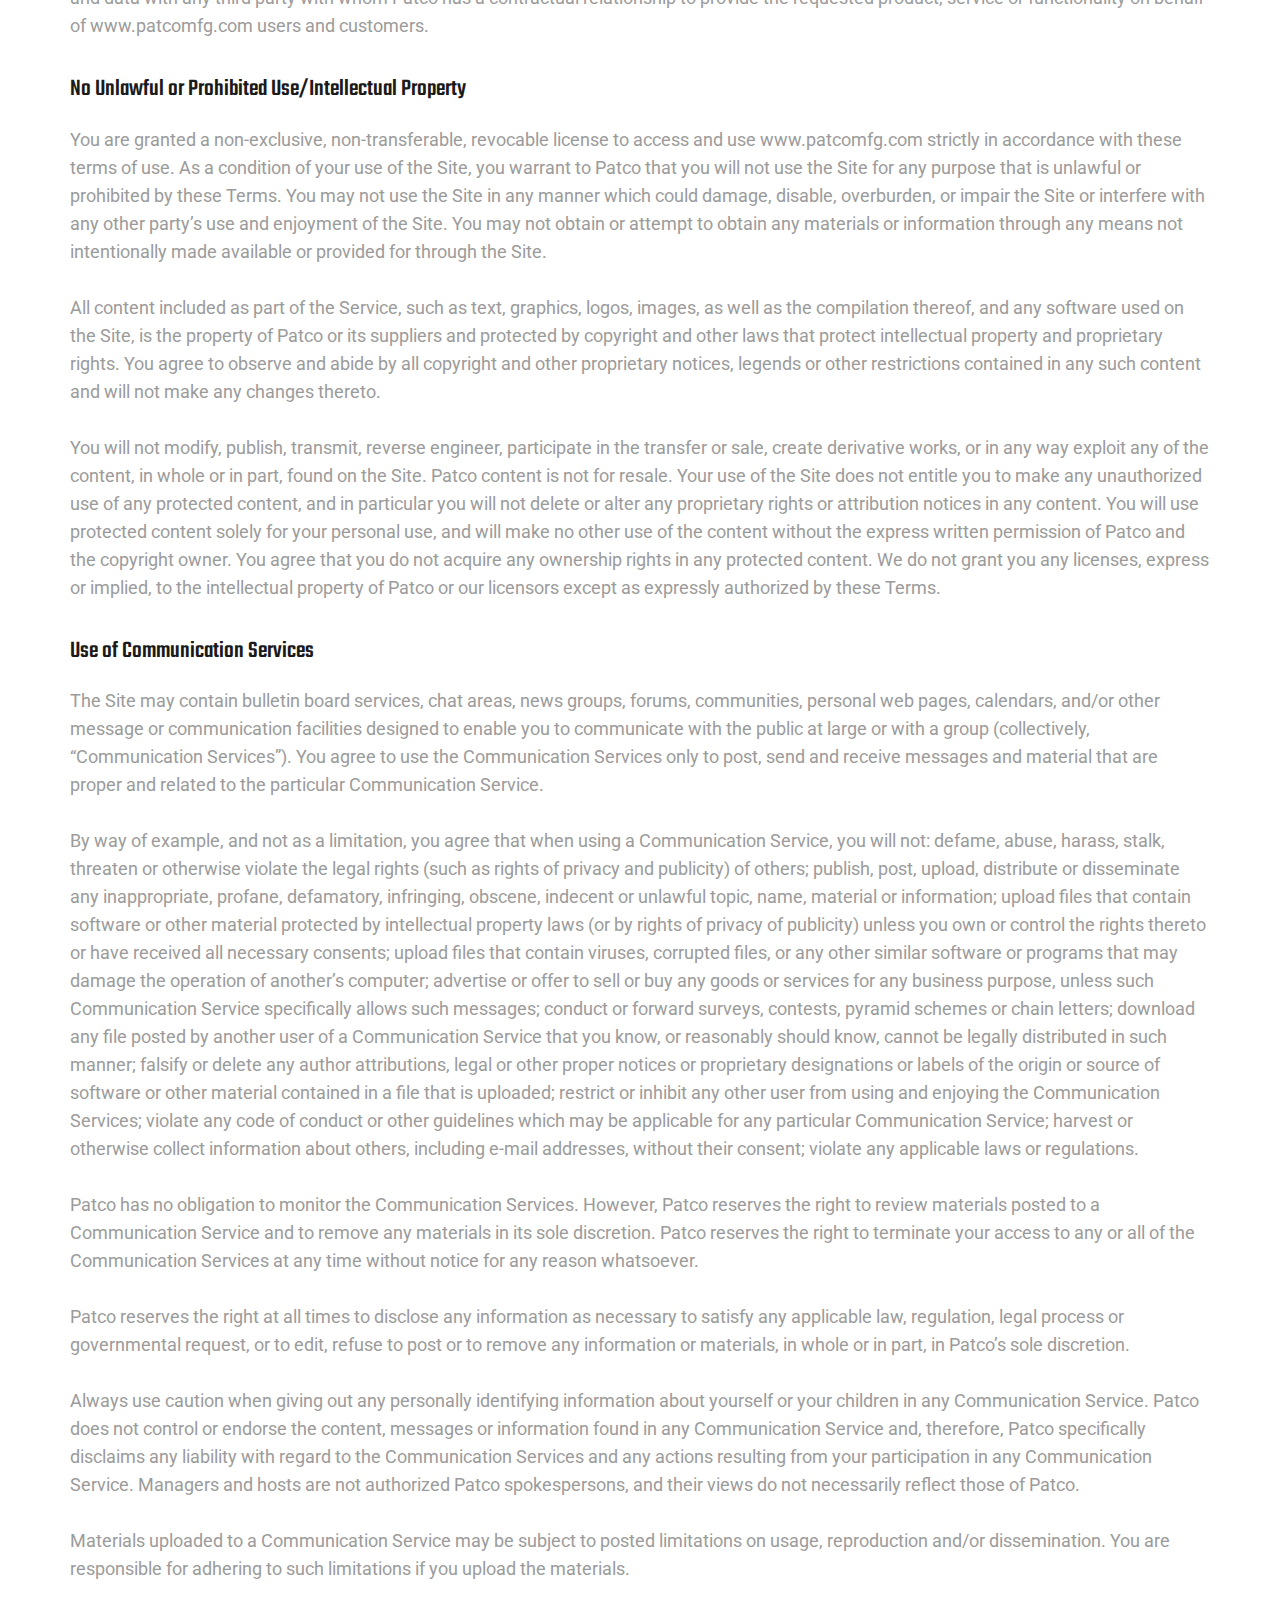
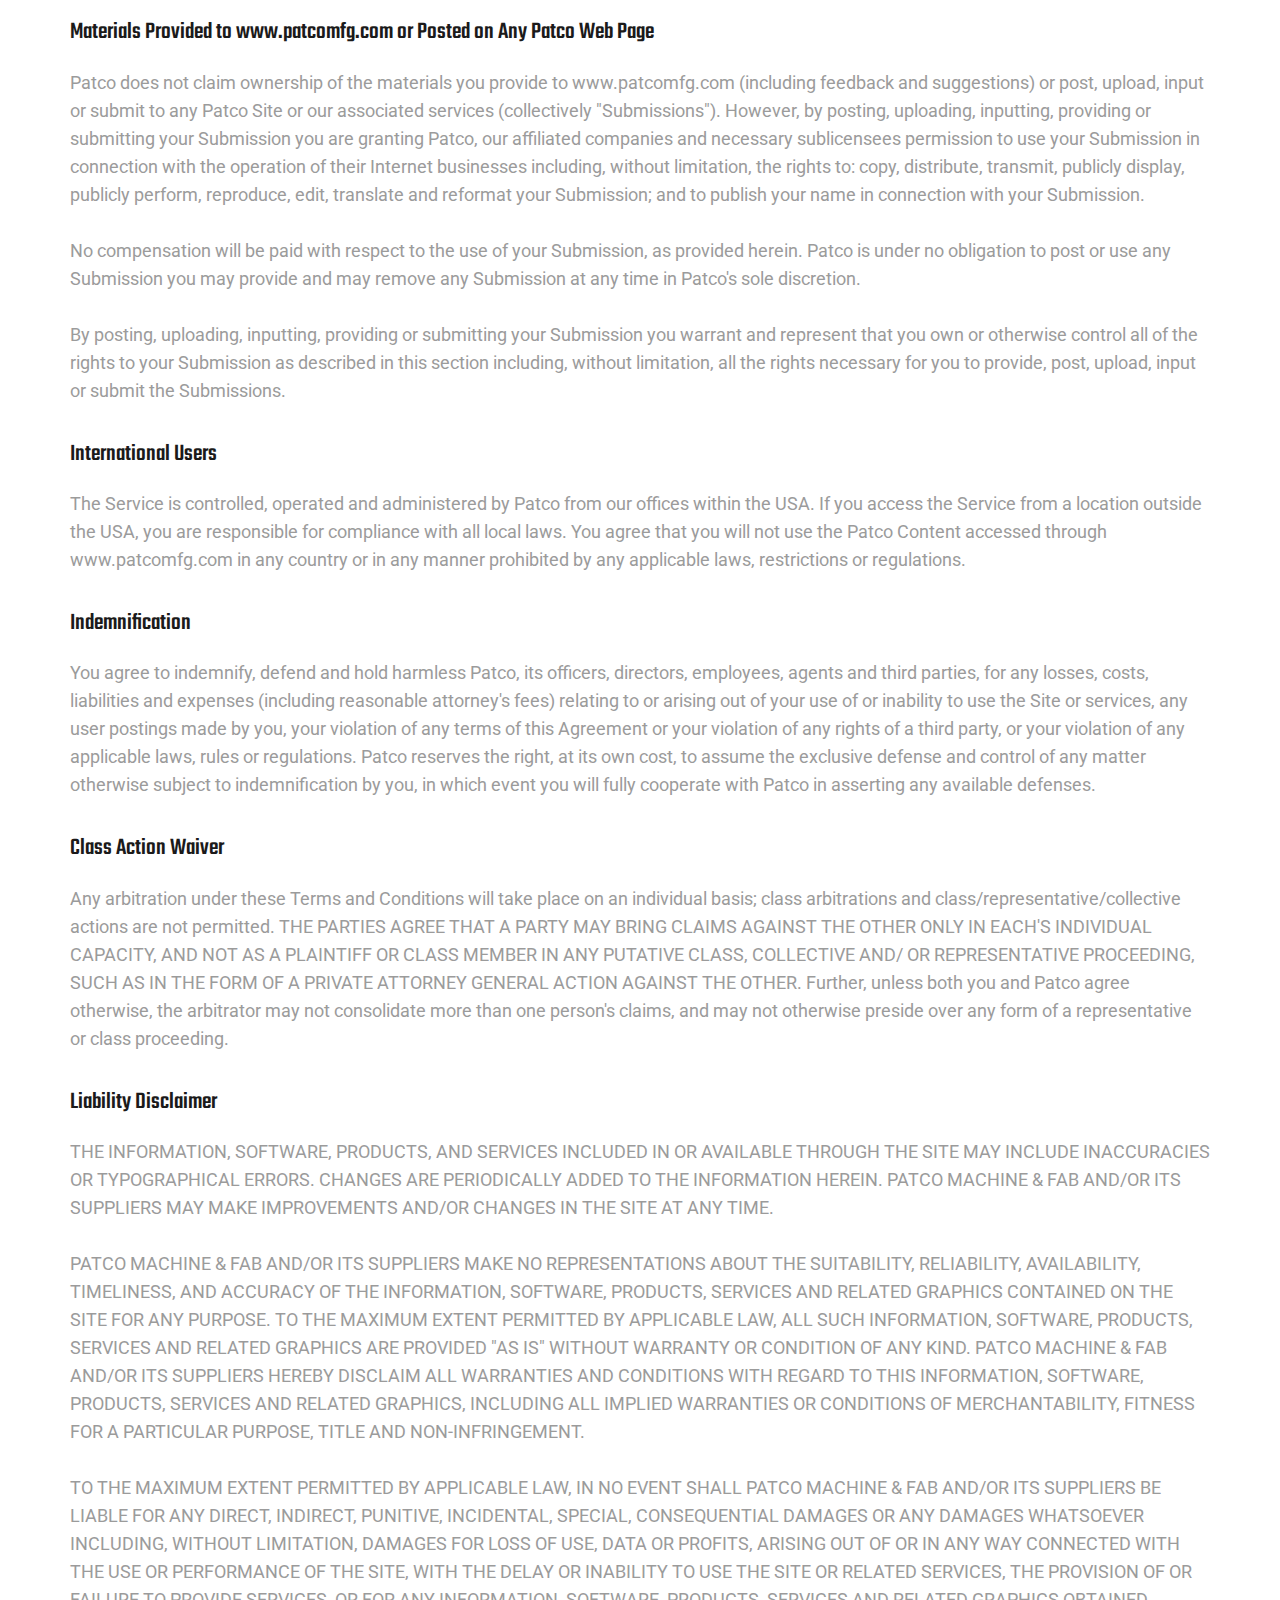
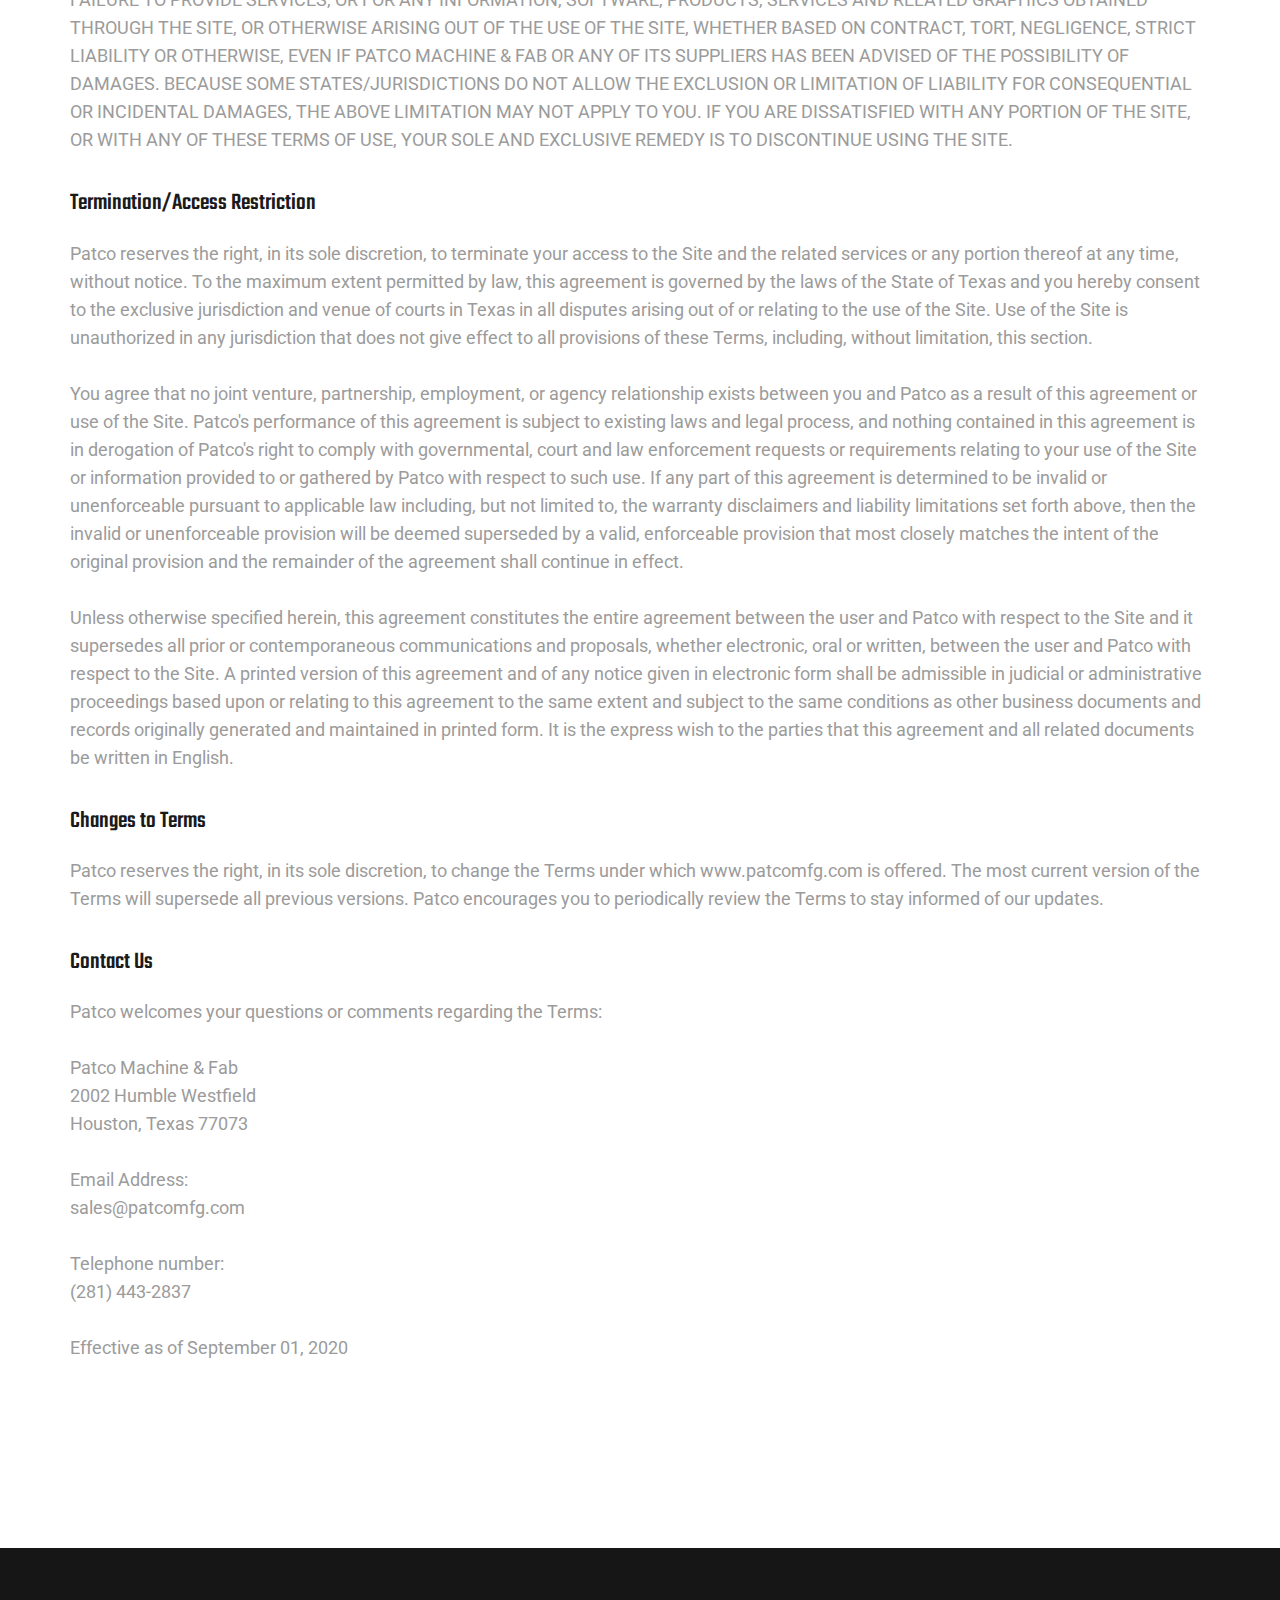
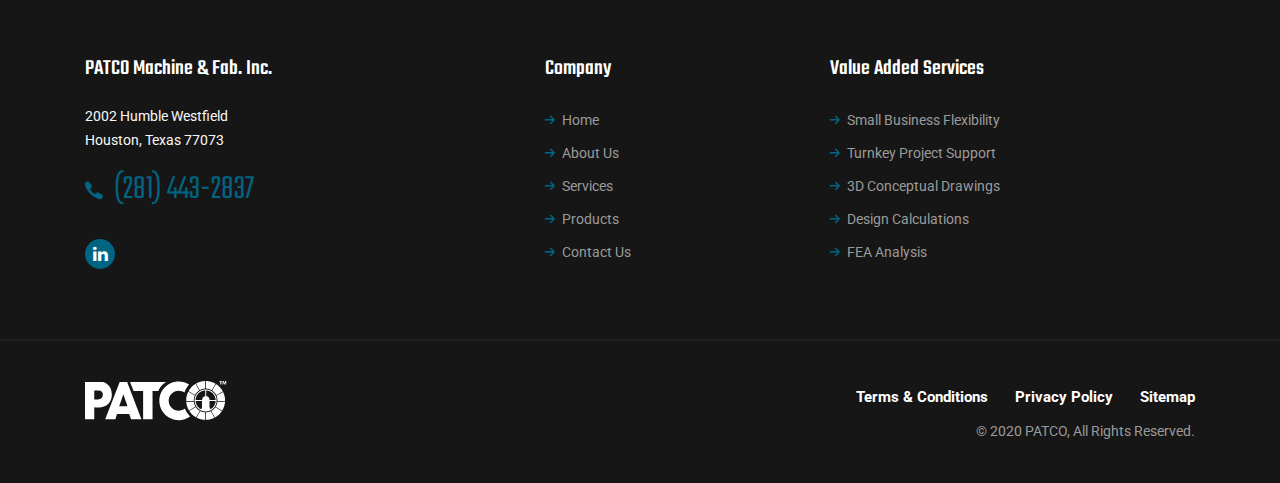
<file: terms-conditions.html>
<!DOCTYPE html>
<html lang="en">

<head>
    <meta charset="UTF-8" />
    <meta name="viewport" content="width=device-width, initial-scale=1.0" />
    <meta http-equiv="X-UA-Compatible" content="ie=edge" />
    <meta name="description" content="koira - Factory and Manufacturing Html Template">
    <link href="assets/images/favicon/favicon.png" rel="icon">
    <title>PATCO Machine &amp; Fabrication</title>
    <link rel="stylesheet"
        href="https://fonts.googleapis.com/css?family=Roboto:400,500,700%7cTeko:400,500,600,700&display=swap">
    <link rel="stylesheet" href="assets/css/libraries.css">
    <link rel="stylesheet" href="assets/css/style.css">
</head>

<body>
    <div class="wrapper">
        <!-- =========================
        Header
    =========================== -->
        <header id="header" class="header header-white header-full">
            <nav class="navbar navbar-expand-lg sticky-navbar">
                <div class="container">
                    <a class="navbar-brand" href="index.html">
                        <img src="assets/images/logo/PATCO-logo.png" class="logo-light" alt="logo">
                        <img src="assets/images/logo/PATCO-logo.png" class="logo-dark" alt="logo">
                    </a>
                    <div class="header__topbar d-none d-lg-block">
                        <div class="d-flex flex-wrap">
                            <ul class="contact__list list-unstyled">
                                <li>
                                    <i class="icon-phone"></i>
                                    <div>
                                        <span>Call Us:</span><strong>(281) 443-2837</strong>
                                    </div>
                                </li>
                                <li>
                                    <i class="icon-envelope"></i>
                                    <div>
                                        <span>Email Us:</span><strong><a
                                                href="mailto:sales@patcomfg.com">sales@patcomfg.com</a></strong>
                                    </div>
                                </li>
                                <li>
                                    <i class="icon-clock"></i>
                                    <div>
                                        <span>Hours:</span><strong>Mon-Fri: 8am – 7pm</strong>
                                    </div>
                                </li>
                            </ul>
                            <ul class="social__icons">
                                <li><a href="https://www.linkedin.com/company/patco-machine-and-fabrication/"
                                        target="_blank"><i class="fa fa-linkedin"></i></a></li>
                            </ul>
                        </div>
                    </div><!-- /.header-topbar -->
                    <button class="navbar-toggler" type="button">
                        <span class="menu-lines"><span></span></span>
                    </button>
                </div><!-- /.container -->
                <div class="navbar__bottom">
                    <div class="container">
                        <div class="collapse navbar-collapse" id="mainNavigation">
                            <ul class="navbar-nav">
                                <li class="nav__item with-dropdown">
                                    <a href="index.html" class="dropdown-toggle nav__item-link">Home</a>

                                </li><!-- /.nav-item -->
                                <li class="nav__item with-dropdown">
                                    <a href="about-us.html" class="dropdown-toggle nav__item-link">About Us</a>
                                </li><!-- /.nav-item -->
                                <li class="nav__item with-dropdown">
                                    <a href="services.html" class="dropdown-toggle nav__item-link">Services</a>
                                    <i class="fa fa-angle-right" data-toggle="dropdown"></i>
                                    <ul class="dropdown-menu">
                                        <li class="nav__item"><a href="engineering.html"
                                                class="nav__item-link">Engineering</a></li>
                                        <!-- /.nav-item -->
                                        <li class="nav__item"><a href="manufacturing.html"
                                                class="nav__item-link">Manufacturing</a></li>
                                        <!-- /.nav-item -->
                                        <li class="nav__item"><a href="field-services.html" class="nav__item-link">Field
                                                Service & Support</a></li>
                                        <!-- /.nav-item -->
                                    </ul><!-- /.dropdown-menu -->
                                </li><!-- /.nav-item -->
                                <li class="nav__item">
                                    <a href="products.html" class="nav__item-link">Products</a>
                                </li><!-- /.nav-item -->
                            </ul><!-- /.navbar-nav -->
                        </div><!-- /.navbar-collapse -->
                        <div class="navbar-modules d-none d-lg-block">
                            <ul class="list-unstyled d-flex align-items-center modules__btns-list">
                                <li><a href="#" class="module__btn module__btn-search color-white"></a></li>
                                <li class="d-none d-lg-block">
                                    <a href="contact.html" class="btn btn__primary btn__hover2 module__btn-request">
                                        <span>Get A Quote</span><i class="icon-arrow-right"></i>
                                    </a>
                                </li>
                            </ul><!-- /.modules-wrapper -->
                        </div><!-- /.navbar-modules -->
                    </div><!-- /.container -->
                </div><!-- /.navbar-bottom -->
            </nav><!-- /.navabr -->
        </header><!-- /.Header -->

        <!-- ========================= 
            Space
    =========================  -->
        <section class="p-0">
            <div id="map" style="height: 150px;"></div>
            <!-- <script src="assets/js/google-map.js"></script>
      <script src="https://maps.googleapis.com/maps/api/js?key=YOUR_API_KEY" async defer></script> -->
            <!-- CLICK HERE (https://developers.google.com/maps/documentation/embed/get-api-key) TO  LERAN MORE ABOUT GOOGLE MAPS API KEY -->
        </section><!-- /.GoogleMap -->

        <!-- ==========================
        Header layout 1
    =========================== -->
        <section id="contactLayout1" class="contact contact-layout1 pt-0">
            <div class="container">
                <div class="row">
                    <div class="col-sm-12 col-md-12 col-lg-12 col-xl-8">
                        <h1 class="servicetitle__heading color-black">Terms and Conditions</h1>
                    </div><!-- /.col-lg-8 -->
                </div><!-- /.row -->
            </div><!-- /.container -->
        </section><!-- /.contact layout 1 -->

        <!-- ==========================
       Contact Info
    ============================ -->
        <section id="contactInfo" class="contact contact-info pt-0">
            <div class="container">
                <div class="row">
                    <div class="heading heading-3 mb-50">
                        <h5>Agreement between User and www.patcomfg.com</h5>
                        <p class="heading__desc_terms">Welcome to www.patcomfg.com. The www.patcomfg.com website (the
                            “Site”) is comprised of various web pages operated by Patco Machine & Fab (“Patco”).
                            www.patcomfg.com is offered to you conditioned on your acceptance without modification of
                            the terms, conditions, and notices contained herein (the “Terms”). Your use of
                            www.patcomfg.com constitutes your agreement to all such Terms. Please read these terms
                            carefully, and keep a copy of them for your reference.</br>
                            </br>
                            www.patcomfg.com is a service, product and company capabilities information Site.</br>
                            </br>
                            Engineering services - Need help solving a problem? Our professional engineers and designers
                            are here to help. Contact us today.</br>
                            Manufacturing - Our ISO 9001:2015 certified Quality Management System guarantees products
                            that are delivered correctly and on-time, every time.</br>
                            Field Service & Support - Our experienced field service team is available to support your
                            needs for installation, maintenance, repair, testing, flushing and more.</p><br>
                        <h5>Privacy</h5>
                        <p class="heading__desc_terms">Your use of www.patcomfg.com is subject to Patco’s Privacy
                            Policy. Please review our Privacy Policy, which also governs the Site and informs users of
                            our data collection practices.</p><br>
                        <h5>Electronic Communications</h5>
                        <p class="heading__desc_terms">Visiting www.patcomfg.com or sending emails to Patco constitutes
                            electronic communications. You consent to receive electronic communications and you agree
                            that all agreements, notices, disclosures and other communications that we provide to you
                            electronically, via email and on the Site, satisfy any legal requirement that such
                            communications be in writing.</p><br>
                        <h5>Children Under Thirteen</h5>
                        <p class="heading__desc_terms">Patco does not knowingly collect, either online or offline,
                            personal information from persons under the age of thirteen. If you are under 18, you may
                            use www.patcomfg.com only with permission of a parent or guardian.</p><br>
                        <h5>Links to Third Party Sites/Third Party Services</h5>
                        <p class="heading__desc_terms">www.patcomfg.com may contain links to other websites (“Linked
                            Sites”). The Linked Sites are not under the control of Patco and Patco is not responsible
                            for the contents of any Linked Site, including without limitation any link contained in a
                            Linked Site, or any changes or updates to a Linked Site. Patco is providing these links to
                            you only as a convenience, and the inclusion of any link does not imply endorsement by Patco
                            of the site or any association with its operators.<br><br>

                            Certain services made available via www.patcomfg.com are delivered by third party sites and
                            organizations. By using any product, service or functionality originating from the
                            www.patcomfg.com domain, you hereby acknowledge and consent that Patco may share such
                            information and data with any third party with whom Patco has a contractual relationship to
                            provide the requested product, service or functionality on behalf of www.patcomfg.com users
                            and customers.</p><br>
                        <h5>No Unlawful or Prohibited Use/Intellectual Property</h5>
                        <p class="heading__desc_terms">You are granted a non-exclusive, non-transferable, revocable
                            license to access and use www.patcomfg.com strictly in accordance with these terms of use.
                            As a condition of your use of the Site, you warrant to Patco that you will not use the Site
                            for any purpose that is unlawful or prohibited by these Terms. You may not use the Site in
                            any manner which could damage, disable, overburden, or impair the Site or interfere with any
                            other party’s use and enjoyment of the Site. You may not obtain or attempt to obtain any
                            materials or information through any means not intentionally made available or provided for
                            through the Site.<br><br>

                            All content included as part of the Service, such as text, graphics, logos, images, as well
                            as the compilation thereof, and any software used on the Site, is the property of Patco or
                            its suppliers and protected by copyright and other laws that protect intellectual property
                            and proprietary rights. You agree to observe and abide by all copyright and other
                            proprietary notices, legends or other restrictions contained in any such content and will
                            not make any changes thereto.<br><br>

                            You will not modify, publish, transmit, reverse engineer, participate in the transfer or
                            sale, create derivative works, or in any way exploit any of the content, in whole or in
                            part, found on the Site. Patco content is not for resale. Your use of the Site does not
                            entitle you to make any unauthorized use of any protected content, and in particular you
                            will not delete or alter any proprietary rights or attribution notices in any content. You
                            will use protected content solely for your personal use, and will make no other use of the
                            content without the express written permission of Patco and the copyright owner. You agree
                            that you do not acquire any ownership rights in any protected content. We do not grant you
                            any licenses, express or implied, to the intellectual property of Patco or our licensors
                            except as expressly authorized by these Terms.
                        </p><br>
                        <h5>Use of Communication Services</h5>
                        <p class="heading__desc_terms">The Site may contain bulletin board services, chat areas, news
                            groups, forums, communities, personal web pages, calendars, and/or other message or
                            communication facilities designed to enable you to communicate with the public at large or
                            with a group (collectively, “Communication Services”). You agree to use the Communication
                            Services only to post, send and receive messages and material that are proper and related to
                            the particular Communication Service.<br><br>

                            By way of example, and not as a limitation, you agree that when using a Communication
                            Service, you will not: defame, abuse, harass, stalk, threaten or otherwise violate the legal
                            rights (such as rights of privacy and publicity) of others; publish, post, upload,
                            distribute or disseminate any inappropriate, profane, defamatory, infringing, obscene,
                            indecent or unlawful topic, name, material or information; upload files that contain
                            software or other material protected by intellectual property laws (or by rights of privacy
                            of publicity) unless you own or control the rights thereto or have received all necessary
                            consents; upload files that contain viruses, corrupted files, or any other similar software
                            or programs that may damage the operation of another’s computer; advertise or offer to sell
                            or buy any goods or services for any business purpose, unless such Communication Service
                            specifically allows such messages; conduct or forward surveys, contests, pyramid schemes or
                            chain letters; download any file posted by another user of a Communication Service that you
                            know, or reasonably should know, cannot be legally distributed in such manner; falsify or
                            delete any author attributions, legal or other proper notices or proprietary designations or
                            labels of the origin or source of software or other material contained in a file that is
                            uploaded; restrict or inhibit any other user from using and enjoying the Communication
                            Services; violate any code of conduct or other guidelines which may be applicable for any
                            particular Communication Service; harvest or otherwise collect information about others,
                            including e-mail addresses, without their consent; violate any applicable laws or
                            regulations.<br><br>

                            Patco has no obligation to monitor the Communication Services. However, Patco reserves the
                            right to review materials posted to a Communication Service and to remove any materials in
                            its sole discretion. Patco reserves the right to terminate your access to any or all of the
                            Communication Services at any time without notice for any reason whatsoever.<br><br>

                            Patco reserves the right at all times to disclose any information as necessary to satisfy
                            any applicable law, regulation, legal process or governmental request, or to edit, refuse to
                            post or to remove any information or materials, in whole or in part, in Patco’s sole
                            discretion.<br><br>

                            Always use caution when giving out any personally identifying information about yourself or
                            your children in any Communication Service. Patco does not control or endorse the content,
                            messages or information found in any Communication Service and, therefore, Patco
                            specifically disclaims any liability with regard to the Communication Services and any
                            actions resulting from your participation in any Communication Service. Managers and hosts
                            are not authorized Patco spokespersons, and their views do not necessarily reflect those of
                            Patco.<br><br>

                            Materials uploaded to a Communication Service may be subject to posted limitations on usage,
                            reproduction and/or dissemination. You are responsible for adhering to such limitations if
                            you upload the materials.
                        </p><br>
                        <h5>Materials Provided to www.patcomfg.com or Posted on Any Patco Web Page</h5>
                        <p class="heading__desc_terms">Patco does not claim ownership of the materials you provide to
                            www.patcomfg.com (including feedback and suggestions) or post, upload, input or submit to
                            any Patco Site or our associated services (collectively "Submissions"). However, by posting,
                            uploading, inputting, providing or submitting your Submission you are granting Patco, our
                            affiliated companies and necessary sublicensees permission to use your Submission in
                            connection with the operation of their Internet businesses including, without limitation,
                            the rights to: copy, distribute, transmit, publicly display, publicly perform, reproduce,
                            edit, translate and reformat your Submission; and to publish your name in connection with
                            your Submission.<br><br>

                            No compensation will be paid with respect to the use of your Submission, as provided herein.
                            Patco is under no obligation to post or use any Submission you may provide and may remove
                            any Submission at any time in Patco's sole discretion.<br><br>

                            By posting, uploading, inputting, providing or submitting your Submission you warrant and
                            represent that you own or otherwise control all of the rights to your Submission as
                            described in this section including, without limitation, all the rights necessary for you to
                            provide, post, upload, input or submit the Submissions.</p><br>
                        <h5>International Users</h5>
                        <p class="heading__desc_terms">The Service is controlled, operated and administered by Patco
                            from our offices within the USA. If you access the Service from a location outside the USA,
                            you are responsible for compliance with all local laws. You agree that you will not use the
                            Patco Content accessed through www.patcomfg.com in any country or in any manner prohibited
                            by any applicable laws, restrictions or regulations.</p><br>
                        <h5>Indemnification</h5>
                        <p class="heading__desc_terms">You agree to indemnify, defend and hold harmless Patco, its
                            officers, directors, employees, agents and third parties, for any losses, costs, liabilities
                            and expenses (including reasonable attorney's fees) relating to or arising out of your use
                            of or inability to use the Site or services, any user postings made by you, your violation
                            of any terms of this Agreement or your violation of any rights of a third party, or your
                            violation of any applicable laws, rules or regulations. Patco reserves the right, at its own
                            cost, to assume the exclusive defense and control of any matter otherwise subject to
                            indemnification by you, in which event you will fully cooperate with Patco in asserting any
                            available defenses.</p><br>
                        <h5>Class Action Waiver</h5>
                        <p class="heading__desc_terms">Any arbitration under these Terms and Conditions will take place
                            on an individual basis; class arbitrations and class/representative/collective actions are
                            not permitted. THE PARTIES AGREE THAT A PARTY MAY BRING CLAIMS AGAINST THE OTHER ONLY IN
                            EACH'S INDIVIDUAL CAPACITY, AND NOT AS A PLAINTIFF OR CLASS MEMBER IN ANY PUTATIVE CLASS,
                            COLLECTIVE AND/ OR REPRESENTATIVE PROCEEDING, SUCH AS IN THE FORM OF A PRIVATE ATTORNEY
                            GENERAL ACTION AGAINST THE OTHER. Further, unless both you and Patco agree otherwise, the
                            arbitrator may not consolidate more than one person's claims, and may not otherwise preside
                            over any form of a representative or class proceeding.</p><br>
                        <h5>Liability Disclaimer</h5>
                        <p class="heading__desc_terms">THE INFORMATION, SOFTWARE, PRODUCTS, AND SERVICES INCLUDED IN OR
                            AVAILABLE THROUGH THE SITE MAY INCLUDE INACCURACIES OR TYPOGRAPHICAL ERRORS. CHANGES ARE
                            PERIODICALLY ADDED TO THE INFORMATION HEREIN. PATCO MACHINE & FAB AND/OR ITS SUPPLIERS MAY
                            MAKE IMPROVEMENTS AND/OR CHANGES IN THE SITE AT ANY TIME.<br><br>

                            PATCO MACHINE & FAB AND/OR ITS SUPPLIERS MAKE NO REPRESENTATIONS ABOUT THE SUITABILITY,
                            RELIABILITY, AVAILABILITY, TIMELINESS, AND ACCURACY OF THE INFORMATION, SOFTWARE, PRODUCTS,
                            SERVICES AND RELATED GRAPHICS CONTAINED ON THE SITE FOR ANY PURPOSE. TO THE MAXIMUM EXTENT
                            PERMITTED BY APPLICABLE LAW, ALL SUCH INFORMATION, SOFTWARE, PRODUCTS, SERVICES AND RELATED
                            GRAPHICS ARE PROVIDED "AS IS" WITHOUT WARRANTY OR CONDITION OF ANY KIND. PATCO MACHINE & FAB
                            AND/OR ITS SUPPLIERS HEREBY DISCLAIM ALL WARRANTIES AND CONDITIONS WITH REGARD TO THIS
                            INFORMATION, SOFTWARE, PRODUCTS, SERVICES AND RELATED GRAPHICS, INCLUDING ALL IMPLIED
                            WARRANTIES OR CONDITIONS OF MERCHANTABILITY, FITNESS FOR A PARTICULAR PURPOSE, TITLE AND
                            NON-INFRINGEMENT.<br><br>

                            TO THE MAXIMUM EXTENT PERMITTED BY APPLICABLE LAW, IN NO EVENT SHALL PATCO MACHINE & FAB
                            AND/OR ITS SUPPLIERS BE LIABLE FOR ANY DIRECT, INDIRECT, PUNITIVE, INCIDENTAL, SPECIAL,
                            CONSEQUENTIAL DAMAGES OR ANY DAMAGES WHATSOEVER INCLUDING, WITHOUT LIMITATION, DAMAGES FOR
                            LOSS OF USE, DATA OR PROFITS, ARISING OUT OF OR IN ANY WAY CONNECTED WITH THE USE OR
                            PERFORMANCE OF THE SITE, WITH THE DELAY OR INABILITY TO USE THE SITE OR RELATED SERVICES,
                            THE PROVISION OF OR FAILURE TO PROVIDE SERVICES, OR FOR ANY INFORMATION, SOFTWARE, PRODUCTS,
                            SERVICES AND RELATED GRAPHICS OBTAINED THROUGH THE SITE, OR OTHERWISE ARISING OUT OF THE USE
                            OF THE SITE, WHETHER BASED ON CONTRACT, TORT, NEGLIGENCE, STRICT LIABILITY OR OTHERWISE,
                            EVEN IF PATCO MACHINE & FAB OR ANY OF ITS SUPPLIERS HAS BEEN ADVISED OF THE POSSIBILITY OF
                            DAMAGES. BECAUSE SOME STATES/JURISDICTIONS DO NOT ALLOW THE EXCLUSION OR LIMITATION OF
                            LIABILITY FOR CONSEQUENTIAL OR INCIDENTAL DAMAGES, THE ABOVE LIMITATION MAY NOT APPLY TO
                            YOU. IF YOU ARE DISSATISFIED WITH ANY PORTION OF THE SITE, OR WITH ANY OF THESE TERMS OF
                            USE, YOUR SOLE AND EXCLUSIVE REMEDY IS TO DISCONTINUE USING THE SITE.</p><br>
                        <h5>Termination/Access Restriction</h5>
                        <p class="heading__desc_terms">Patco reserves the right, in its sole discretion, to terminate
                            your access to the Site and the related services or any portion thereof at any time, without
                            notice. To the maximum extent permitted by law, this agreement is governed by the laws of
                            the State of Texas and you hereby consent to the exclusive jurisdiction and venue of courts
                            in Texas in all disputes arising out of or relating to the use of the Site. Use of the Site
                            is unauthorized in any jurisdiction that does not give effect to all provisions of these
                            Terms, including, without limitation, this section.<br><br>

                            You agree that no joint venture, partnership, employment, or agency relationship exists
                            between you and Patco as a result of this agreement or use of the Site. Patco's performance
                            of this agreement is subject to existing laws and legal process, and nothing contained in
                            this agreement is in derogation of Patco's right to comply with governmental, court and law
                            enforcement requests or requirements relating to your use of the Site or information
                            provided to or gathered by Patco with respect to such use. If any part of this agreement is
                            determined to be invalid or unenforceable pursuant to applicable law including, but not
                            limited to, the warranty disclaimers and liability limitations set forth above, then the
                            invalid or unenforceable provision will be deemed superseded by a valid, enforceable
                            provision that most closely matches the intent of the original provision and the remainder
                            of the agreement shall continue in effect.<br><br>

                            Unless otherwise specified herein, this agreement constitutes the entire agreement between
                            the user and Patco with respect to the Site and it supersedes all prior or contemporaneous
                            communications and proposals, whether electronic, oral or written, between the user and
                            Patco with respect to the Site. A printed version of this agreement and of any notice given
                            in electronic form shall be admissible in judicial or administrative proceedings based upon
                            or relating to this agreement to the same extent and subject to the same conditions as other
                            business documents and records originally generated and maintained in printed form. It is
                            the express wish to the parties that this agreement and all related documents be written in
                            English.</p><br>
                        <h5>Changes to Terms</h5>
                        <p class="heading__desc_terms">Patco reserves the right, in its sole discretion, to change the
                            Terms under which www.patcomfg.com is offered. The most current version of the Terms will
                            supersede all previous versions. Patco encourages you to periodically review the Terms to
                            stay informed of our updates.</p><br>
                        <h5>Contact Us</h5>
                        <p class="heading__desc_terms">Patco welcomes your questions or comments regarding the Terms:
                            <br><br>
                            Patco Machine & Fab<br>
                            2002 Humble Westfield<br>
                            Houston, Texas 77073
                            <br><br>
                            Email Address:<br>
                            sales@patcomfg.com
                            <br><br>
                            Telephone number:<br>
                            (281) 443-2837
                            <br><br>
                            Effective as of September 01, 2020</p><br>
                    </div><!-- /.heading -->
                </div><!-- /.row -->
            </div><!-- /.container -->
        </section><!-- /.Contact Info -->

        <!-- ========================
      Footer
    ========================== -->
        <footer id="footer" class="footer">
            <div class="footer-top">
                <div class="container">
                    <div class="row">
                        <div class="col-sm-12 col-md-12 col-lg-4 col-xl-4 footer__widget footer__widget-about">
                            <h6 class="footer__widget-title">PATCO Machine & Fab. Inc.</h6>
                            <div class="footer__widget-content">
                                <p class="color-gray">2002 Humble Westfield<br>Houston, Texas 77073</p>
                                <p class="footer__contact-phone">
                                    <i class="icon-phone"></i>
                                    <a href="tel:2814432837">(281) 443-2837</a>
                                </p>
                                <ul class="social__icons">
                                    <li><a href="https://www.linkedin.com/company/patco-machine-and-fabrication/"
                                            target="_blank"><i class="fa fa-linkedin"></i></a></li>
                                </ul><!-- /.social-icons -->
                            </div>
                        </div><!-- /.col-xl-3 -->
                        <div
                            class="col-6 col-sm-6 col-md-6 col-lg-4 col-xl-3 offset-xl-1 footer__widget footer__widget-nav">
                            <h6 class="footer__widget-title">Company</h6>
                            <div class="footer__widget-content">
                                <nav>
                                    <ul class="list-unstyled">
                                        <li><a href="./index.html">Home</a></li>
                                        <li><a href="./about-us.html">About Us</a></li>
                                        <li><a href="./services.html">Services</a></li>
                                        <li><a href="./products.html">Products</a></li>
                                        <li><a href="./contact.html">Contact Us</a></li>
                                    </ul>
                                </nav>
                            </div><!-- /.footer-widget-content -->
                        </div><!-- /.col-xl-2 -->
                        <div class="col-6 col-sm-6 col-md-6 col-lg-3 col-xl-4 footer__widget footer__widget-nav">
                            <h6 class="footer__widget-title">Value Added Services</h6>
                            <div class="footer__widget-content">
                                <nav>
                                    <ul class="list-unstyled">
                                        <li><a href="#">Small Business Flexibility</a></li>
                                        <li><a href="#">Turnkey Project Support</a></li>
                                        <li><a href="#">3D Conceptual Drawings</a></li>
                                        <li><a href="#">Design Calculations</a></li>
                                        <li><a href="#">FEA Analysis</a></li>
                                    </ul>
                                </nav>
                            </div><!-- /.footer-widget-content -->
                        </div><!-- /.col-xl-2 -->
                    </div><!-- /.row -->
                </div><!-- /.container -->
            </div><!-- /.footer-top -->
            <div class="footer-bottom">
                <div class="container">
                    <div class="row">
                        <div class="col-sm-12 col-md-3 col-lg-3">
                            <img src="assets/images/logo/PATCO-white-logo.png" alt="logo">
                        </div><!-- /.col-lg-3 -->
                        <div class="col-sm-12 col-md-9 col-lg-9 text-right">
                            <div class="footer__copyright">
                                <nav>
                                    <ul
                                        class="footer__copyright-links list-unstyled d-flex flex-wrap justify-content-end">
                                        <li><a href="./terms-conditions.html">Terms & Conditions </a></li>
                                        <li><a href="./privacy-policy.html">Privacy Policy</a></li>
                                        <li><a href="./sitemap.html">Sitemap</a></li>
                                    </ul>
                                </nav>
                                <p class="mb-0"> &copy; 2020 PATCO, All Rights Reserved.</p>
                            </div><!-- /.Footer-copyright -->
                        </div><!-- /.col-lg-9 -->
                    </div><!-- /.row -->
                </div><!-- /.container -->
            </div><!-- /.Footer-bottom -->
        </footer><!-- /.Footer -->
        <button id="scrollTopBtn"><i class="fa fa-long-arrow-up"></i></button>

        <div class="module__search-container">
            <i class="fa fa-times close-search"></i>
            <form class="module__search-form">
                <input type="text" class="search__input" placeholder="Type Words Then Enter">
                <button class="module__search-btn"><i class="fa fa-search"></i></button>
            </form>
        </div><!-- /.module-search-container -->

    </div><!-- /.wrapper -->

    <script src="assets/js/jquery-3.3.1.min.js"></script>
    <script src="assets/js/plugins.js"></script>
    <script src="assets/js/main.js"></script>
    <!-- Global site tag (gtag.js) - Google Analytics -->
    <script async src="https://www.googletagmanager.com/gtag/js?id=UA-172170629-1"></script>
    <script>
        window.dataLayer = window.dataLayer || [];
        function gtag() { dataLayer.push(arguments); }
        gtag('js', new Date());

        gtag('config', 'UA-172170629-1');
    </script>
</body>

</html>
</file>
<file: assets/css/libraries.css>
:root{--blue:#007bff;--indigo:#6610f2;--purple:#6f42c1;--pink:#e83e8c;--red:#dc3545;--orange:#fd7e14;--yellow:#ffc107;--green:#28a745;--teal:#20c997;--cyan:#17a2b8;--white:#fff;--gray:#6c757d;--gray-dark:#343a40;--primary:#007bff;--secondary:#6c757d;--success:#28a745;--info:#17a2b8;--warning:#ffc107;--danger:#dc3545;--light:#f8f9fa;--dark:#343a40;--breakpoint-xs:0;--breakpoint-sm:576px;--breakpoint-md:768px;--breakpoint-lg:992px;--breakpoint-xl:1200px;--font-family-sans-serif:-apple-system,BlinkMacSystemFont,"Segoe UI",Roboto,"Helvetica Neue",Arial,"Noto Sans",sans-serif,"Apple Color Emoji","Segoe UI Emoji","Segoe UI Symbol","Noto Color Emoji";--font-family-monospace:SFMono-Regular,Menlo,Monaco,Consolas,"Liberation Mono","Courier New",monospace}*,::after,::before{box-sizing:border-box}html{font-family:sans-serif;line-height:1.15;-webkit-text-size-adjust:100%;-webkit-tap-highlight-color:transparent}article,aside,figcaption,figure,footer,header,hgroup,main,nav,section{display:block}body{margin:0;font-family:-apple-system,BlinkMacSystemFont,"Segoe UI",Roboto,"Helvetica Neue",Arial,"Noto Sans",sans-serif,"Apple Color Emoji","Segoe UI Emoji","Segoe UI Symbol","Noto Color Emoji";font-size:1rem;font-weight:400;line-height:1.5;color:#212529;text-align:left;background-color:#fff}[tabindex="-1"]:focus{outline:0!important}hr{box-sizing:content-box;height:0;overflow:visible}h1,h2,h3,h4,h5,h6{margin-top:0;margin-bottom:.5rem}p{margin-top:0;margin-bottom:1rem}abbr[data-original-title],abbr[title]{text-decoration:underline;-webkit-text-decoration:underline dotted;text-decoration:underline dotted;cursor:help;border-bottom:0;-webkit-text-decoration-skip-ink:none;text-decoration-skip-ink:none}address{margin-bottom:1rem;font-style:normal;line-height:inherit}dl,ol,ul{margin-top:0;margin-bottom:1rem}ol ol,ol ul,ul ol,ul ul{margin-bottom:0}dt{font-weight:700}dd{margin-bottom:.5rem;margin-left:0}blockquote{margin:0 0 1rem}b,strong{font-weight:bolder}small{font-size:80%}sub,sup{position:relative;font-size:75%;line-height:0;vertical-align:baseline}sub{bottom:-.25em}sup{top:-.5em}a{color:#007bff;text-decoration:none;background-color:transparent}a:hover{color:#0056b3;text-decoration:underline}a:not([href]):not([tabindex]){color:inherit;text-decoration:none}a:not([href]):not([tabindex]):focus,a:not([href]):not([tabindex]):hover{color:inherit;text-decoration:none}a:not([href]):not([tabindex]):focus{outline:0}code,kbd,pre,samp{font-family:SFMono-Regular,Menlo,Monaco,Consolas,"Liberation Mono","Courier New",monospace;font-size:1em}pre{margin-top:0;margin-bottom:1rem;overflow:auto}figure{margin:0 0 1rem}img{vertical-align:middle;border-style:none}svg{overflow:hidden;vertical-align:middle}table{border-collapse:collapse}caption{padding-top:.75rem;padding-bottom:.75rem;color:#6c757d;text-align:left;caption-side:bottom}th{text-align:inherit}label{display:inline-block;margin-bottom:.5rem}button{border-radius:0}button:focus{outline:1px dotted;outline:5px auto -webkit-focus-ring-color}button,input,optgroup,select,textarea{margin:0;font-family:inherit;font-size:inherit;line-height:inherit}button,input{overflow:visible}button,select{text-transform:none}select{word-wrap:normal}[type=button],[type=reset],[type=submit],button{-webkit-appearance:button}[type=button]:not(:disabled),[type=reset]:not(:disabled),[type=submit]:not(:disabled),button:not(:disabled){cursor:pointer}[type=button]::-moz-focus-inner,[type=reset]::-moz-focus-inner,[type=submit]::-moz-focus-inner,button::-moz-focus-inner{padding:0;border-style:none}input[type=checkbox],input[type=radio]{box-sizing:border-box;padding:0}input[type=date],input[type=datetime-local],input[type=month],input[type=time]{-webkit-appearance:listbox}textarea{overflow:auto;resize:vertical}fieldset{min-width:0;padding:0;margin:0;border:0}legend{display:block;width:100%;max-width:100%;padding:0;margin-bottom:.5rem;font-size:1.5rem;line-height:inherit;color:inherit;white-space:normal}progress{vertical-align:baseline}[type=number]::-webkit-inner-spin-button,[type=number]::-webkit-outer-spin-button{height:auto}[type=search]{outline-offset:-2px;-webkit-appearance:none}[type=search]::-webkit-search-decoration{-webkit-appearance:none}::-webkit-file-upload-button{font:inherit;-webkit-appearance:button}output{display:inline-block}summary{display:list-item;cursor:pointer}template{display:none}[hidden]{display:none!important}.h1,.h2,.h3,.h4,.h5,.h6,h1,h2,h3,h4,h5,h6{margin-bottom:.5rem;font-weight:500;line-height:1.2}.h1,h1{font-size:2.5rem}.h2,h2{font-size:2rem}.h3,h3{font-size:1.75rem}.h4,h4{font-size:1.5rem}.h5,h5{font-size:1.25rem}.h6,h6{font-size:1rem}.lead{font-size:1.25rem;font-weight:300}.display-1{font-size:6rem;font-weight:300;line-height:1.2}.display-2{font-size:5.5rem;font-weight:300;line-height:1.2}.display-3{font-size:4.5rem;font-weight:300;line-height:1.2}.display-4{font-size:3.5rem;font-weight:300;line-height:1.2}hr{margin-top:1rem;margin-bottom:1rem;border:0;border-top:1px solid rgba(0,0,0,.1)}.small,small{font-size:80%;font-weight:400}.mark,mark{padding:.2em;background-color:#fcf8e3}.list-unstyled{padding-left:0;list-style:none}.list-inline{padding-left:0;list-style:none}.list-inline-item{display:inline-block}.list-inline-item:not(:last-child){margin-right:.5rem}.initialism{font-size:90%;text-transform:uppercase}.blockquote{margin-bottom:1rem;font-size:1.25rem}.blockquote-footer{display:block;font-size:80%;color:#6c757d}.blockquote-footer::before{content:"\2014\00A0"}.img-fluid{max-width:100%;height:auto}.img-thumbnail{padding:.25rem;background-color:#fff;border:1px solid #dee2e6;border-radius:.25rem;max-width:100%;height:auto}.figure{display:inline-block}.figure-img{margin-bottom:.5rem;line-height:1}.figure-caption{font-size:90%;color:#6c757d}code{font-size:87.5%;color:#e83e8c;word-break:break-word}a>code{color:inherit}kbd{padding:.2rem .4rem;font-size:87.5%;color:#fff;background-color:#212529;border-radius:.2rem}kbd kbd{padding:0;font-size:100%;font-weight:700}pre{display:block;font-size:87.5%;color:#212529}pre code{font-size:inherit;color:inherit;word-break:normal}.pre-scrollable{max-height:340px;overflow-y:scroll}.container{width:100%;padding-right:15px;padding-left:15px;margin-right:auto;margin-left:auto}@media (min-width:576px){.container{max-width:540px}}@media (min-width:768px){.container{max-width:720px}}@media (min-width:992px){.container{max-width:960px}}@media (min-width:1200px){.container{max-width:1140px}}.container-fluid{width:100%;padding-right:15px;padding-left:15px;margin-right:auto;margin-left:auto}.row{display:-ms-flexbox;display:flex;-ms-flex-wrap:wrap;flex-wrap:wrap;margin-right:-15px;margin-left:-15px}.no-gutters{margin-right:0;margin-left:0}.no-gutters>.col,.no-gutters>[class*=col-]{padding-right:0;padding-left:0}.col,.col-1,.col-10,.col-11,.col-12,.col-2,.col-3,.col-4,.col-5,.col-6,.col-7,.col-8,.col-9,.col-auto,.col-lg,.col-lg-1,.col-lg-10,.col-lg-11,.col-lg-12,.col-lg-2,.col-lg-3,.col-lg-4,.col-lg-5,.col-lg-6,.col-lg-7,.col-lg-8,.col-lg-9,.col-lg-auto,.col-md,.col-md-1,.col-md-10,.col-md-11,.col-md-12,.col-md-2,.col-md-3,.col-md-4,.col-md-5,.col-md-6,.col-md-7,.col-md-8,.col-md-9,.col-md-auto,.col-sm,.col-sm-1,.col-sm-10,.col-sm-11,.col-sm-12,.col-sm-2,.col-sm-3,.col-sm-4,.col-sm-5,.col-sm-6,.col-sm-7,.col-sm-8,.col-sm-9,.col-sm-auto,.col-xl,.col-xl-1,.col-xl-10,.col-xl-11,.col-xl-12,.col-xl-2,.col-xl-3,.col-xl-4,.col-xl-5,.col-xl-6,.col-xl-7,.col-xl-8,.col-xl-9,.col-xl-auto{position:relative;width:100%;padding-right:15px;padding-left:15px}.col{-ms-flex-preferred-size:0;flex-basis:0;-ms-flex-positive:1;flex-grow:1;max-width:100%}.col-auto{-ms-flex:0 0 auto;flex:0 0 auto;width:auto;max-width:100%}.col-1{-ms-flex:0 0 8.333333%;flex:0 0 8.333333%;max-width:8.333333%}.col-2{-ms-flex:0 0 16.666667%;flex:0 0 16.666667%;max-width:16.666667%}.col-3{-ms-flex:0 0 25%;flex:0 0 25%;max-width:25%}.col-4{-ms-flex:0 0 33.333333%;flex:0 0 33.333333%;max-width:33.333333%}.col-5{-ms-flex:0 0 41.666667%;flex:0 0 41.666667%;max-width:41.666667%}.col-6{-ms-flex:0 0 50%;flex:0 0 50%;max-width:50%}.col-7{-ms-flex:0 0 58.333333%;flex:0 0 58.333333%;max-width:58.333333%}.col-8{-ms-flex:0 0 66.666667%;flex:0 0 66.666667%;max-width:66.666667%}.col-9{-ms-flex:0 0 75%;flex:0 0 75%;max-width:75%}.col-10{-ms-flex:0 0 83.333333%;flex:0 0 83.333333%;max-width:83.333333%}.col-11{-ms-flex:0 0 91.666667%;flex:0 0 91.666667%;max-width:91.666667%}.col-12{-ms-flex:0 0 100%;flex:0 0 100%;max-width:100%}.order-first{-ms-flex-order:-1;order:-1}.order-last{-ms-flex-order:13;order:13}.order-0{-ms-flex-order:0;order:0}.order-1{-ms-flex-order:1;order:1}.order-2{-ms-flex-order:2;order:2}.order-3{-ms-flex-order:3;order:3}.order-4{-ms-flex-order:4;order:4}.order-5{-ms-flex-order:5;order:5}.order-6{-ms-flex-order:6;order:6}.order-7{-ms-flex-order:7;order:7}.order-8{-ms-flex-order:8;order:8}.order-9{-ms-flex-order:9;order:9}.order-10{-ms-flex-order:10;order:10}.order-11{-ms-flex-order:11;order:11}.order-12{-ms-flex-order:12;order:12}.offset-1{margin-left:8.333333%}.offset-2{margin-left:16.666667%}.offset-3{margin-left:25%}.offset-4{margin-left:33.333333%}.offset-5{margin-left:41.666667%}.offset-6{margin-left:50%}.offset-7{margin-left:58.333333%}.offset-8{margin-left:66.666667%}.offset-9{margin-left:75%}.offset-10{margin-left:83.333333%}.offset-11{margin-left:91.666667%}@media (min-width:576px){.col-sm{-ms-flex-preferred-size:0;flex-basis:0;-ms-flex-positive:1;flex-grow:1;max-width:100%}.col-sm-auto{-ms-flex:0 0 auto;flex:0 0 auto;width:auto;max-width:100%}.col-sm-1{-ms-flex:0 0 8.333333%;flex:0 0 8.333333%;max-width:8.333333%}.col-sm-2{-ms-flex:0 0 16.666667%;flex:0 0 16.666667%;max-width:16.666667%}.col-sm-3{-ms-flex:0 0 25%;flex:0 0 25%;max-width:25%}.col-sm-4{-ms-flex:0 0 33.333333%;flex:0 0 33.333333%;max-width:33.333333%}.col-sm-5{-ms-flex:0 0 41.666667%;flex:0 0 41.666667%;max-width:41.666667%}.col-sm-6{-ms-flex:0 0 50%;flex:0 0 50%;max-width:50%}.col-sm-7{-ms-flex:0 0 58.333333%;flex:0 0 58.333333%;max-width:58.333333%}.col-sm-8{-ms-flex:0 0 66.666667%;flex:0 0 66.666667%;max-width:66.666667%}.col-sm-9{-ms-flex:0 0 75%;flex:0 0 75%;max-width:75%}.col-sm-10{-ms-flex:0 0 83.333333%;flex:0 0 83.333333%;max-width:83.333333%}.col-sm-11{-ms-flex:0 0 91.666667%;flex:0 0 91.666667%;max-width:91.666667%}.col-sm-12{-ms-flex:0 0 100%;flex:0 0 100%;max-width:100%}.order-sm-first{-ms-flex-order:-1;order:-1}.order-sm-last{-ms-flex-order:13;order:13}.order-sm-0{-ms-flex-order:0;order:0}.order-sm-1{-ms-flex-order:1;order:1}.order-sm-2{-ms-flex-order:2;order:2}.order-sm-3{-ms-flex-order:3;order:3}.order-sm-4{-ms-flex-order:4;order:4}.order-sm-5{-ms-flex-order:5;order:5}.order-sm-6{-ms-flex-order:6;order:6}.order-sm-7{-ms-flex-order:7;order:7}.order-sm-8{-ms-flex-order:8;order:8}.order-sm-9{-ms-flex-order:9;order:9}.order-sm-10{-ms-flex-order:10;order:10}.order-sm-11{-ms-flex-order:11;order:11}.order-sm-12{-ms-flex-order:12;order:12}.offset-sm-0{margin-left:0}.offset-sm-1{margin-left:8.333333%}.offset-sm-2{margin-left:16.666667%}.offset-sm-3{margin-left:25%}.offset-sm-4{margin-left:33.333333%}.offset-sm-5{margin-left:41.666667%}.offset-sm-6{margin-left:50%}.offset-sm-7{margin-left:58.333333%}.offset-sm-8{margin-left:66.666667%}.offset-sm-9{margin-left:75%}.offset-sm-10{margin-left:83.333333%}.offset-sm-11{margin-left:91.666667%}}@media (min-width:768px){.col-md{-ms-flex-preferred-size:0;flex-basis:0;-ms-flex-positive:1;flex-grow:1;max-width:100%}.col-md-auto{-ms-flex:0 0 auto;flex:0 0 auto;width:auto;max-width:100%}.col-md-1{-ms-flex:0 0 8.333333%;flex:0 0 8.333333%;max-width:8.333333%}.col-md-2{-ms-flex:0 0 16.666667%;flex:0 0 16.666667%;max-width:16.666667%}.col-md-3{-ms-flex:0 0 25%;flex:0 0 25%;max-width:25%}.col-md-4{-ms-flex:0 0 33.333333%;flex:0 0 33.333333%;max-width:33.333333%}.col-md-5{-ms-flex:0 0 41.666667%;flex:0 0 41.666667%;max-width:41.666667%}.col-md-6{-ms-flex:0 0 50%;flex:0 0 50%;max-width:50%}.col-md-7{-ms-flex:0 0 58.333333%;flex:0 0 58.333333%;max-width:58.333333%}.col-md-8{-ms-flex:0 0 66.666667%;flex:0 0 66.666667%;max-width:66.666667%}.col-md-9{-ms-flex:0 0 75%;flex:0 0 75%;max-width:75%}.col-md-10{-ms-flex:0 0 83.333333%;flex:0 0 83.333333%;max-width:83.333333%}.col-md-11{-ms-flex:0 0 91.666667%;flex:0 0 91.666667%;max-width:91.666667%}.col-md-12{-ms-flex:0 0 100%;flex:0 0 100%;max-width:100%}.order-md-first{-ms-flex-order:-1;order:-1}.order-md-last{-ms-flex-order:13;order:13}.order-md-0{-ms-flex-order:0;order:0}.order-md-1{-ms-flex-order:1;order:1}.order-md-2{-ms-flex-order:2;order:2}.order-md-3{-ms-flex-order:3;order:3}.order-md-4{-ms-flex-order:4;order:4}.order-md-5{-ms-flex-order:5;order:5}.order-md-6{-ms-flex-order:6;order:6}.order-md-7{-ms-flex-order:7;order:7}.order-md-8{-ms-flex-order:8;order:8}.order-md-9{-ms-flex-order:9;order:9}.order-md-10{-ms-flex-order:10;order:10}.order-md-11{-ms-flex-order:11;order:11}.order-md-12{-ms-flex-order:12;order:12}.offset-md-0{margin-left:0}.offset-md-1{margin-left:8.333333%}.offset-md-2{margin-left:16.666667%}.offset-md-3{margin-left:25%}.offset-md-4{margin-left:33.333333%}.offset-md-5{margin-left:41.666667%}.offset-md-6{margin-left:50%}.offset-md-7{margin-left:58.333333%}.offset-md-8{margin-left:66.666667%}.offset-md-9{margin-left:75%}.offset-md-10{margin-left:83.333333%}.offset-md-11{margin-left:91.666667%}}@media (min-width:992px){.col-lg{-ms-flex-preferred-size:0;flex-basis:0;-ms-flex-positive:1;flex-grow:1;max-width:100%}.col-lg-auto{-ms-flex:0 0 auto;flex:0 0 auto;width:auto;max-width:100%}.col-lg-1{-ms-flex:0 0 8.333333%;flex:0 0 8.333333%;max-width:8.333333%}.col-lg-2{-ms-flex:0 0 16.666667%;flex:0 0 16.666667%;max-width:16.666667%}.col-lg-3{-ms-flex:0 0 25%;flex:0 0 25%;max-width:25%}.col-lg-4{-ms-flex:0 0 33.333333%;flex:0 0 33.333333%;max-width:33.333333%}.col-lg-5{-ms-flex:0 0 41.666667%;flex:0 0 41.666667%;max-width:41.666667%}.col-lg-6{-ms-flex:0 0 50%;flex:0 0 50%;max-width:50%}.col-lg-7{-ms-flex:0 0 58.333333%;flex:0 0 58.333333%;max-width:58.333333%}.col-lg-8{-ms-flex:0 0 66.666667%;flex:0 0 66.666667%;max-width:66.666667%}.col-lg-9{-ms-flex:0 0 75%;flex:0 0 75%;max-width:75%}.col-lg-10{-ms-flex:0 0 83.333333%;flex:0 0 83.333333%;max-width:83.333333%}.col-lg-11{-ms-flex:0 0 91.666667%;flex:0 0 91.666667%;max-width:91.666667%}.col-lg-12{-ms-flex:0 0 100%;flex:0 0 100%;max-width:100%}.order-lg-first{-ms-flex-order:-1;order:-1}.order-lg-last{-ms-flex-order:13;order:13}.order-lg-0{-ms-flex-order:0;order:0}.order-lg-1{-ms-flex-order:1;order:1}.order-lg-2{-ms-flex-order:2;order:2}.order-lg-3{-ms-flex-order:3;order:3}.order-lg-4{-ms-flex-order:4;order:4}.order-lg-5{-ms-flex-order:5;order:5}.order-lg-6{-ms-flex-order:6;order:6}.order-lg-7{-ms-flex-order:7;order:7}.order-lg-8{-ms-flex-order:8;order:8}.order-lg-9{-ms-flex-order:9;order:9}.order-lg-10{-ms-flex-order:10;order:10}.order-lg-11{-ms-flex-order:11;order:11}.order-lg-12{-ms-flex-order:12;order:12}.offset-lg-0{margin-left:0}.offset-lg-1{margin-left:8.333333%}.offset-lg-2{margin-left:16.666667%}.offset-lg-3{margin-left:25%}.offset-lg-4{margin-left:33.333333%}.offset-lg-5{margin-left:41.666667%}.offset-lg-6{margin-left:50%}.offset-lg-7{margin-left:58.333333%}.offset-lg-8{margin-left:66.666667%}.offset-lg-9{margin-left:75%}.offset-lg-10{margin-left:83.333333%}.offset-lg-11{margin-left:91.666667%}}@media (min-width:1200px){.col-xl{-ms-flex-preferred-size:0;flex-basis:0;-ms-flex-positive:1;flex-grow:1;max-width:100%}.col-xl-auto{-ms-flex:0 0 auto;flex:0 0 auto;width:auto;max-width:100%}.col-xl-1{-ms-flex:0 0 8.333333%;flex:0 0 8.333333%;max-width:8.333333%}.col-xl-2{-ms-flex:0 0 16.666667%;flex:0 0 16.666667%;max-width:16.666667%}.col-xl-3{-ms-flex:0 0 25%;flex:0 0 25%;max-width:25%}.col-xl-4{-ms-flex:0 0 33.333333%;flex:0 0 33.333333%;max-width:33.333333%}.col-xl-5{-ms-flex:0 0 41.666667%;flex:0 0 41.666667%;max-width:41.666667%}.col-xl-6{-ms-flex:0 0 50%;flex:0 0 50%;max-width:50%}.col-xl-7{-ms-flex:0 0 58.333333%;flex:0 0 58.333333%;max-width:58.333333%}.col-xl-8{-ms-flex:0 0 66.666667%;flex:0 0 66.666667%;max-width:66.666667%}.col-xl-9{-ms-flex:0 0 75%;flex:0 0 75%;max-width:75%}.col-xl-10{-ms-flex:0 0 83.333333%;flex:0 0 83.333333%;max-width:83.333333%}.col-xl-11{-ms-flex:0 0 91.666667%;flex:0 0 91.666667%;max-width:91.666667%}.col-xl-12{-ms-flex:0 0 100%;flex:0 0 100%;max-width:100%}.order-xl-first{-ms-flex-order:-1;order:-1}.order-xl-last{-ms-flex-order:13;order:13}.order-xl-0{-ms-flex-order:0;order:0}.order-xl-1{-ms-flex-order:1;order:1}.order-xl-2{-ms-flex-order:2;order:2}.order-xl-3{-ms-flex-order:3;order:3}.order-xl-4{-ms-flex-order:4;order:4}.order-xl-5{-ms-flex-order:5;order:5}.order-xl-6{-ms-flex-order:6;order:6}.order-xl-7{-ms-flex-order:7;order:7}.order-xl-8{-ms-flex-order:8;order:8}.order-xl-9{-ms-flex-order:9;order:9}.order-xl-10{-ms-flex-order:10;order:10}.order-xl-11{-ms-flex-order:11;order:11}.order-xl-12{-ms-flex-order:12;order:12}.offset-xl-0{margin-left:0}.offset-xl-1{margin-left:8.333333%}.offset-xl-2{margin-left:16.666667%}.offset-xl-3{margin-left:25%}.offset-xl-4{margin-left:33.333333%}.offset-xl-5{margin-left:41.666667%}.offset-xl-6{margin-left:50%}.offset-xl-7{margin-left:58.333333%}.offset-xl-8{margin-left:66.666667%}.offset-xl-9{margin-left:75%}.offset-xl-10{margin-left:83.333333%}.offset-xl-11{margin-left:91.666667%}}.table{width:100%;margin-bottom:1rem;color:#212529}.table td,.table th{padding:.75rem;vertical-align:top;border-top:1px solid #dee2e6}.table thead th{vertical-align:bottom;border-bottom:2px solid #dee2e6}.table tbody+tbody{border-top:2px solid #dee2e6}.table-sm td,.table-sm th{padding:.3rem}.table-bordered{border:1px solid #dee2e6}.table-bordered td,.table-bordered th{border:1px solid #dee2e6}.table-bordered thead td,.table-bordered thead th{border-bottom-width:2px}.table-borderless tbody+tbody,.table-borderless td,.table-borderless th,.table-borderless thead th{border:0}.table-striped tbody tr:nth-of-type(odd){background-color:rgba(0,0,0,.05)}.table-hover tbody tr:hover{color:#212529;background-color:rgba(0,0,0,.075)}.table-primary,.table-primary>td,.table-primary>th{background-color:#b8daff}.table-primary tbody+tbody,.table-primary td,.table-primary th,.table-primary thead th{border-color:#7abaff}.table-hover .table-primary:hover{background-color:#9fcdff}.table-hover .table-primary:hover>td,.table-hover .table-primary:hover>th{background-color:#9fcdff}.table-secondary,.table-secondary>td,.table-secondary>th{background-color:#d6d8db}.table-secondary tbody+tbody,.table-secondary td,.table-secondary th,.table-secondary thead th{border-color:#b3b7bb}.table-hover .table-secondary:hover{background-color:#c8cbcf}.table-hover .table-secondary:hover>td,.table-hover .table-secondary:hover>th{background-color:#c8cbcf}.table-success,.table-success>td,.table-success>th{background-color:#c3e6cb}.table-success tbody+tbody,.table-success td,.table-success th,.table-success thead th{border-color:#8fd19e}.table-hover .table-success:hover{background-color:#b1dfbb}.table-hover .table-success:hover>td,.table-hover .table-success:hover>th{background-color:#b1dfbb}.table-info,.table-info>td,.table-info>th{background-color:#bee5eb}.table-info tbody+tbody,.table-info td,.table-info th,.table-info thead th{border-color:#86cfda}.table-hover .table-info:hover{background-color:#abdde5}.table-hover .table-info:hover>td,.table-hover .table-info:hover>th{background-color:#abdde5}.table-warning,.table-warning>td,.table-warning>th{background-color:#ffeeba}.table-warning tbody+tbody,.table-warning td,.table-warning th,.table-warning thead th{border-color:#ffdf7e}.table-hover .table-warning:hover{background-color:#ffe8a1}.table-hover .table-warning:hover>td,.table-hover .table-warning:hover>th{background-color:#ffe8a1}.table-danger,.table-danger>td,.table-danger>th{background-color:#f5c6cb}.table-danger tbody+tbody,.table-danger td,.table-danger th,.table-danger thead th{border-color:#ed969e}.table-hover .table-danger:hover{background-color:#f1b0b7}.table-hover .table-danger:hover>td,.table-hover .table-danger:hover>th{background-color:#f1b0b7}.table-light,.table-light>td,.table-light>th{background-color:#fdfdfe}.table-light tbody+tbody,.table-light td,.table-light th,.table-light thead th{border-color:#fbfcfc}.table-hover .table-light:hover{background-color:#ececf6}.table-hover .table-light:hover>td,.table-hover .table-light:hover>th{background-color:#ececf6}.table-dark,.table-dark>td,.table-dark>th{background-color:#c6c8ca}.table-dark tbody+tbody,.table-dark td,.table-dark th,.table-dark thead th{border-color:#95999c}.table-hover .table-dark:hover{background-color:#b9bbbe}.table-hover .table-dark:hover>td,.table-hover .table-dark:hover>th{background-color:#b9bbbe}.table-active,.table-active>td,.table-active>th{background-color:rgba(0,0,0,.075)}.table-hover .table-active:hover{background-color:rgba(0,0,0,.075)}.table-hover .table-active:hover>td,.table-hover .table-active:hover>th{background-color:rgba(0,0,0,.075)}.table .thead-dark th{color:#fff;background-color:#343a40;border-color:#454d55}.table .thead-light th{color:#495057;background-color:#e9ecef;border-color:#dee2e6}.table-dark{color:#fff;background-color:#343a40}.table-dark td,.table-dark th,.table-dark thead th{border-color:#454d55}.table-dark.table-bordered{border:0}.table-dark.table-striped tbody tr:nth-of-type(odd){background-color:rgba(255,255,255,.05)}.table-dark.table-hover tbody tr:hover{color:#fff;background-color:rgba(255,255,255,.075)}@media (max-width:575.98px){.table-responsive-sm{display:block;width:100%;overflow-x:auto;-webkit-overflow-scrolling:touch}.table-responsive-sm>.table-bordered{border:0}}@media (max-width:767.98px){.table-responsive-md{display:block;width:100%;overflow-x:auto;-webkit-overflow-scrolling:touch}.table-responsive-md>.table-bordered{border:0}}@media (max-width:991.98px){.table-responsive-lg{display:block;width:100%;overflow-x:auto;-webkit-overflow-scrolling:touch}.table-responsive-lg>.table-bordered{border:0}}@media (max-width:1199.98px){.table-responsive-xl{display:block;width:100%;overflow-x:auto;-webkit-overflow-scrolling:touch}.table-responsive-xl>.table-bordered{border:0}}.table-responsive{display:block;width:100%;overflow-x:auto;-webkit-overflow-scrolling:touch}.table-responsive>.table-bordered{border:0}.form-control{display:block;width:100%;height:calc(1.5em + .75rem + 2px);padding:.375rem .75rem;font-size:1rem;font-weight:400;line-height:1.5;color:#495057;background-color:#fff;background-clip:padding-box;border:1px solid #ced4da;border-radius:.25rem;transition:border-color .15s ease-in-out,box-shadow .15s ease-in-out}@media (prefers-reduced-motion:reduce){.form-control{transition:none}}.form-control::-ms-expand{background-color:transparent;border:0}.form-control:focus{color:#495057;background-color:#fff;border-color:#80bdff;outline:0;box-shadow:0 0 0 .2rem rgba(0,123,255,.25)}.form-control::-webkit-input-placeholder{color:#6c757d;opacity:1}.form-control::-moz-placeholder{color:#6c757d;opacity:1}.form-control:-ms-input-placeholder{color:#6c757d;opacity:1}.form-control::-ms-input-placeholder{color:#6c757d;opacity:1}.form-control::placeholder{color:#6c757d;opacity:1}.form-control:disabled,.form-control[readonly]{background-color:#e9ecef;opacity:1}select.form-control:focus::-ms-value{color:#495057;background-color:#fff}.form-control-file,.form-control-range{display:block;width:100%}.col-form-label{padding-top:calc(.375rem + 1px);padding-bottom:calc(.375rem + 1px);margin-bottom:0;font-size:inherit;line-height:1.5}.col-form-label-lg{padding-top:calc(.5rem + 1px);padding-bottom:calc(.5rem + 1px);font-size:1.25rem;line-height:1.5}.col-form-label-sm{padding-top:calc(.25rem + 1px);padding-bottom:calc(.25rem + 1px);font-size:.875rem;line-height:1.5}.form-control-plaintext{display:block;width:100%;padding-top:.375rem;padding-bottom:.375rem;margin-bottom:0;line-height:1.5;color:#212529;background-color:transparent;border:solid transparent;border-width:1px 0}.form-control-plaintext.form-control-lg,.form-control-plaintext.form-control-sm{padding-right:0;padding-left:0}.form-control-sm{height:calc(1.5em + .5rem + 2px);padding:.25rem .5rem;font-size:.875rem;line-height:1.5;border-radius:.2rem}.form-control-lg{height:calc(1.5em + 1rem + 2px);padding:.5rem 1rem;font-size:1.25rem;line-height:1.5;border-radius:.3rem}select.form-control[multiple],select.form-control[size]{height:auto}textarea.form-control{height:auto}.form-group{margin-bottom:1rem}.form-text{display:block;margin-top:.25rem}.form-row{display:-ms-flexbox;display:flex;-ms-flex-wrap:wrap;flex-wrap:wrap;margin-right:-5px;margin-left:-5px}.form-row>.col,.form-row>[class*=col-]{padding-right:5px;padding-left:5px}.form-check{position:relative;display:block;padding-left:1.25rem}.form-check-input{position:absolute;margin-top:.3rem;margin-left:-1.25rem}.form-check-input:disabled~.form-check-label{color:#6c757d}.form-check-label{margin-bottom:0}.form-check-inline{display:-ms-inline-flexbox;display:inline-flex;-ms-flex-align:center;align-items:center;padding-left:0;margin-right:.75rem}.form-check-inline .form-check-input{position:static;margin-top:0;margin-right:.3125rem;margin-left:0}.valid-feedback{display:none;width:100%;margin-top:.25rem;font-size:80%;color:#28a745}.valid-tooltip{position:absolute;top:100%;z-index:5;display:none;max-width:100%;padding:.25rem .5rem;margin-top:.1rem;font-size:.875rem;line-height:1.5;color:#fff;background-color:rgba(40,167,69,.9);border-radius:.25rem}.form-control.is-valid,.was-validated .form-control:valid{border-color:#28a745;padding-right:calc(1.5em + .75rem);background-image:url("data:image/svg+xml,%3csvg xmlns='http://www.w3.org/2000/svg' viewBox='0 0 8 8'%3e%3cpath fill='%2328a745' d='M2.3 6.73L.6 4.53c-.4-1.04.46-1.4 1.1-.8l1.1 1.4 3.4-3.8c.6-.63 1.6-.27 1.2.7l-4 4.6c-.43.5-.8.4-1.1.1z'/%3e%3c/svg%3e");background-repeat:no-repeat;background-position:center right calc(.375em + .1875rem);background-size:calc(.75em + .375rem) calc(.75em + .375rem)}.form-control.is-valid:focus,.was-validated .form-control:valid:focus{border-color:#28a745;box-shadow:0 0 0 .2rem rgba(40,167,69,.25)}.form-control.is-valid~.valid-feedback,.form-control.is-valid~.valid-tooltip,.was-validated .form-control:valid~.valid-feedback,.was-validated .form-control:valid~.valid-tooltip{display:block}.was-validated textarea.form-control:valid,textarea.form-control.is-valid{padding-right:calc(1.5em + .75rem);background-position:top calc(.375em + .1875rem) right calc(.375em + .1875rem)}.custom-select.is-valid,.was-validated .custom-select:valid{border-color:#28a745;padding-right:calc((1em + .75rem) * 3 / 4 + 1.75rem);background:url("data:image/svg+xml,%3csvg xmlns='http://www.w3.org/2000/svg' viewBox='0 0 4 5'%3e%3cpath fill='%23343a40' d='M2 0L0 2h4zm0 5L0 3h4z'/%3e%3c/svg%3e") no-repeat right .75rem center/8px 10px,url("data:image/svg+xml,%3csvg xmlns='http://www.w3.org/2000/svg' viewBox='0 0 8 8'%3e%3cpath fill='%2328a745' d='M2.3 6.73L.6 4.53c-.4-1.04.46-1.4 1.1-.8l1.1 1.4 3.4-3.8c.6-.63 1.6-.27 1.2.7l-4 4.6c-.43.5-.8.4-1.1.1z'/%3e%3c/svg%3e") #fff no-repeat center right 1.75rem/calc(.75em + .375rem) calc(.75em + .375rem)}.custom-select.is-valid:focus,.was-validated .custom-select:valid:focus{border-color:#28a745;box-shadow:0 0 0 .2rem rgba(40,167,69,.25)}.custom-select.is-valid~.valid-feedback,.custom-select.is-valid~.valid-tooltip,.was-validated .custom-select:valid~.valid-feedback,.was-validated .custom-select:valid~.valid-tooltip{display:block}.form-control-file.is-valid~.valid-feedback,.form-control-file.is-valid~.valid-tooltip,.was-validated .form-control-file:valid~.valid-feedback,.was-validated .form-control-file:valid~.valid-tooltip{display:block}.form-check-input.is-valid~.form-check-label,.was-validated .form-check-input:valid~.form-check-label{color:#28a745}.form-check-input.is-valid~.valid-feedback,.form-check-input.is-valid~.valid-tooltip,.was-validated .form-check-input:valid~.valid-feedback,.was-validated .form-check-input:valid~.valid-tooltip{display:block}.custom-control-input.is-valid~.custom-control-label,.was-validated .custom-control-input:valid~.custom-control-label{color:#28a745}.custom-control-input.is-valid~.custom-control-label::before,.was-validated .custom-control-input:valid~.custom-control-label::before{border-color:#28a745}.custom-control-input.is-valid~.valid-feedback,.custom-control-input.is-valid~.valid-tooltip,.was-validated .custom-control-input:valid~.valid-feedback,.was-validated .custom-control-input:valid~.valid-tooltip{display:block}.custom-control-input.is-valid:checked~.custom-control-label::before,.was-validated .custom-control-input:valid:checked~.custom-control-label::before{border-color:#34ce57;background-color:#34ce57}.custom-control-input.is-valid:focus~.custom-control-label::before,.was-validated .custom-control-input:valid:focus~.custom-control-label::before{box-shadow:0 0 0 .2rem rgba(40,167,69,.25)}.custom-control-input.is-valid:focus:not(:checked)~.custom-control-label::before,.was-validated .custom-control-input:valid:focus:not(:checked)~.custom-control-label::before{border-color:#28a745}.custom-file-input.is-valid~.custom-file-label,.was-validated .custom-file-input:valid~.custom-file-label{border-color:#28a745}.custom-file-input.is-valid~.valid-feedback,.custom-file-input.is-valid~.valid-tooltip,.was-validated .custom-file-input:valid~.valid-feedback,.was-validated .custom-file-input:valid~.valid-tooltip{display:block}.custom-file-input.is-valid:focus~.custom-file-label,.was-validated .custom-file-input:valid:focus~.custom-file-label{border-color:#28a745;box-shadow:0 0 0 .2rem rgba(40,167,69,.25)}.invalid-feedback{display:none;width:100%;margin-top:.25rem;font-size:80%;color:#dc3545}.invalid-tooltip{position:absolute;top:100%;z-index:5;display:none;max-width:100%;padding:.25rem .5rem;margin-top:.1rem;font-size:.875rem;line-height:1.5;color:#fff;background-color:rgba(220,53,69,.9);border-radius:.25rem}.form-control.is-invalid,.was-validated .form-control:invalid{border-color:#dc3545;padding-right:calc(1.5em + .75rem);background-image:url("data:image/svg+xml,%3csvg xmlns='http://www.w3.org/2000/svg' fill='%23dc3545' viewBox='-2 -2 7 7'%3e%3cpath stroke='%23dc3545' d='M0 0l3 3m0-3L0 3'/%3e%3ccircle r='.5'/%3e%3ccircle cx='3' r='.5'/%3e%3ccircle cy='3' r='.5'/%3e%3ccircle cx='3' cy='3' r='.5'/%3e%3c/svg%3E");background-repeat:no-repeat;background-position:center right calc(.375em + .1875rem);background-size:calc(.75em + .375rem) calc(.75em + .375rem)}.form-control.is-invalid:focus,.was-validated .form-control:invalid:focus{border-color:#dc3545;box-shadow:0 0 0 .2rem rgba(220,53,69,.25)}.form-control.is-invalid~.invalid-feedback,.form-control.is-invalid~.invalid-tooltip,.was-validated .form-control:invalid~.invalid-feedback,.was-validated .form-control:invalid~.invalid-tooltip{display:block}.was-validated textarea.form-control:invalid,textarea.form-control.is-invalid{padding-right:calc(1.5em + .75rem);background-position:top calc(.375em + .1875rem) right calc(.375em + .1875rem)}.custom-select.is-invalid,.was-validated .custom-select:invalid{border-color:#dc3545;padding-right:calc((1em + .75rem) * 3 / 4 + 1.75rem);background:url("data:image/svg+xml,%3csvg xmlns='http://www.w3.org/2000/svg' viewBox='0 0 4 5'%3e%3cpath fill='%23343a40' d='M2 0L0 2h4zm0 5L0 3h4z'/%3e%3c/svg%3e") no-repeat right .75rem center/8px 10px,url("data:image/svg+xml,%3csvg xmlns='http://www.w3.org/2000/svg' fill='%23dc3545' viewBox='-2 -2 7 7'%3e%3cpath stroke='%23dc3545' d='M0 0l3 3m0-3L0 3'/%3e%3ccircle r='.5'/%3e%3ccircle cx='3' r='.5'/%3e%3ccircle cy='3' r='.5'/%3e%3ccircle cx='3' cy='3' r='.5'/%3e%3c/svg%3E") #fff no-repeat center right 1.75rem/calc(.75em + .375rem) calc(.75em + .375rem)}.custom-select.is-invalid:focus,.was-validated .custom-select:invalid:focus{border-color:#dc3545;box-shadow:0 0 0 .2rem rgba(220,53,69,.25)}.custom-select.is-invalid~.invalid-feedback,.custom-select.is-invalid~.invalid-tooltip,.was-validated .custom-select:invalid~.invalid-feedback,.was-validated .custom-select:invalid~.invalid-tooltip{display:block}.form-control-file.is-invalid~.invalid-feedback,.form-control-file.is-invalid~.invalid-tooltip,.was-validated .form-control-file:invalid~.invalid-feedback,.was-validated .form-control-file:invalid~.invalid-tooltip{display:block}.form-check-input.is-invalid~.form-check-label,.was-validated .form-check-input:invalid~.form-check-label{color:#dc3545}.form-check-input.is-invalid~.invalid-feedback,.form-check-input.is-invalid~.invalid-tooltip,.was-validated .form-check-input:invalid~.invalid-feedback,.was-validated .form-check-input:invalid~.invalid-tooltip{display:block}.custom-control-input.is-invalid~.custom-control-label,.was-validated .custom-control-input:invalid~.custom-control-label{color:#dc3545}.custom-control-input.is-invalid~.custom-control-label::before,.was-validated .custom-control-input:invalid~.custom-control-label::before{border-color:#dc3545}.custom-control-input.is-invalid~.invalid-feedback,.custom-control-input.is-invalid~.invalid-tooltip,.was-validated .custom-control-input:invalid~.invalid-feedback,.was-validated .custom-control-input:invalid~.invalid-tooltip{display:block}.custom-control-input.is-invalid:checked~.custom-control-label::before,.was-validated .custom-control-input:invalid:checked~.custom-control-label::before{border-color:#e4606d;background-color:#e4606d}.custom-control-input.is-invalid:focus~.custom-control-label::before,.was-validated .custom-control-input:invalid:focus~.custom-control-label::before{box-shadow:0 0 0 .2rem rgba(220,53,69,.25)}.custom-control-input.is-invalid:focus:not(:checked)~.custom-control-label::before,.was-validated .custom-control-input:invalid:focus:not(:checked)~.custom-control-label::before{border-color:#dc3545}.custom-file-input.is-invalid~.custom-file-label,.was-validated .custom-file-input:invalid~.custom-file-label{border-color:#dc3545}.custom-file-input.is-invalid~.invalid-feedback,.custom-file-input.is-invalid~.invalid-tooltip,.was-validated .custom-file-input:invalid~.invalid-feedback,.was-validated .custom-file-input:invalid~.invalid-tooltip{display:block}.custom-file-input.is-invalid:focus~.custom-file-label,.was-validated .custom-file-input:invalid:focus~.custom-file-label{border-color:#dc3545;box-shadow:0 0 0 .2rem rgba(220,53,69,.25)}.form-inline{display:-ms-flexbox;display:flex;-ms-flex-flow:row wrap;flex-flow:row wrap;-ms-flex-align:center;align-items:center}.form-inline .form-check{width:100%}@media (min-width:576px){.form-inline label{display:-ms-flexbox;display:flex;-ms-flex-align:center;align-items:center;-ms-flex-pack:center;justify-content:center;margin-bottom:0}.form-inline .form-group{display:-ms-flexbox;display:flex;-ms-flex:0 0 auto;flex:0 0 auto;-ms-flex-flow:row wrap;flex-flow:row wrap;-ms-flex-align:center;align-items:center;margin-bottom:0}.form-inline .form-control{display:inline-block;width:auto;vertical-align:middle}.form-inline .form-control-plaintext{display:inline-block}.form-inline .custom-select,.form-inline .input-group{width:auto}.form-inline .form-check{display:-ms-flexbox;display:flex;-ms-flex-align:center;align-items:center;-ms-flex-pack:center;justify-content:center;width:auto;padding-left:0}.form-inline .form-check-input{position:relative;-ms-flex-negative:0;flex-shrink:0;margin-top:0;margin-right:.25rem;margin-left:0}.form-inline .custom-control{-ms-flex-align:center;align-items:center;-ms-flex-pack:center;justify-content:center}.form-inline .custom-control-label{margin-bottom:0}}.btn{display:inline-block;font-weight:400;color:#212529;text-align:center;vertical-align:middle;-webkit-user-select:none;-moz-user-select:none;-ms-user-select:none;user-select:none;background-color:transparent;border:1px solid transparent;padding:.375rem .75rem;font-size:1rem;line-height:1.5;border-radius:.25rem;transition:color .15s ease-in-out,background-color .15s ease-in-out,border-color .15s ease-in-out,box-shadow .15s ease-in-out}@media (prefers-reduced-motion:reduce){.btn{transition:none}}.btn:hover{color:#212529;text-decoration:none}.btn.focus,.btn:focus{outline:0;box-shadow:0 0 0 .2rem rgba(0,123,255,.25)}.btn.disabled,.btn:disabled{opacity:.65}a.btn.disabled,fieldset:disabled a.btn{pointer-events:none}.btn-primary{color:#fff;background-color:#007bff;border-color:#007bff}.btn-primary:hover{color:#fff;background-color:#0069d9;border-color:#0062cc}.btn-primary.focus,.btn-primary:focus{box-shadow:0 0 0 .2rem rgba(38,143,255,.5)}.btn-primary.disabled,.btn-primary:disabled{color:#fff;background-color:#007bff;border-color:#007bff}.btn-primary:not(:disabled):not(.disabled).active,.btn-primary:not(:disabled):not(.disabled):active,.show>.btn-primary.dropdown-toggle{color:#fff;background-color:#0062cc;border-color:#005cbf}.btn-primary:not(:disabled):not(.disabled).active:focus,.btn-primary:not(:disabled):not(.disabled):active:focus,.show>.btn-primary.dropdown-toggle:focus{box-shadow:0 0 0 .2rem rgba(38,143,255,.5)}.btn-secondary{color:#fff;background-color:#6c757d;border-color:#6c757d}.btn-secondary:hover{color:#fff;background-color:#5a6268;border-color:#545b62}.btn-secondary.focus,.btn-secondary:focus{box-shadow:0 0 0 .2rem rgba(130,138,145,.5)}.btn-secondary.disabled,.btn-secondary:disabled{color:#fff;background-color:#6c757d;border-color:#6c757d}.btn-secondary:not(:disabled):not(.disabled).active,.btn-secondary:not(:disabled):not(.disabled):active,.show>.btn-secondary.dropdown-toggle{color:#fff;background-color:#545b62;border-color:#4e555b}.btn-secondary:not(:disabled):not(.disabled).active:focus,.btn-secondary:not(:disabled):not(.disabled):active:focus,.show>.btn-secondary.dropdown-toggle:focus{box-shadow:0 0 0 .2rem rgba(130,138,145,.5)}.btn-success{color:#fff;background-color:#28a745;border-color:#28a745}.btn-success:hover{color:#fff;background-color:#218838;border-color:#1e7e34}.btn-success.focus,.btn-success:focus{box-shadow:0 0 0 .2rem rgba(72,180,97,.5)}.btn-success.disabled,.btn-success:disabled{color:#fff;background-color:#28a745;border-color:#28a745}.btn-success:not(:disabled):not(.disabled).active,.btn-success:not(:disabled):not(.disabled):active,.show>.btn-success.dropdown-toggle{color:#fff;background-color:#1e7e34;border-color:#1c7430}.btn-success:not(:disabled):not(.disabled).active:focus,.btn-success:not(:disabled):not(.disabled):active:focus,.show>.btn-success.dropdown-toggle:focus{box-shadow:0 0 0 .2rem rgba(72,180,97,.5)}.btn-info{color:#fff;background-color:#17a2b8;border-color:#17a2b8}.btn-info:hover{color:#fff;background-color:#138496;border-color:#117a8b}.btn-info.focus,.btn-info:focus{box-shadow:0 0 0 .2rem rgba(58,176,195,.5)}.btn-info.disabled,.btn-info:disabled{color:#fff;background-color:#17a2b8;border-color:#17a2b8}.btn-info:not(:disabled):not(.disabled).active,.btn-info:not(:disabled):not(.disabled):active,.show>.btn-info.dropdown-toggle{color:#fff;background-color:#117a8b;border-color:#10707f}.btn-info:not(:disabled):not(.disabled).active:focus,.btn-info:not(:disabled):not(.disabled):active:focus,.show>.btn-info.dropdown-toggle:focus{box-shadow:0 0 0 .2rem rgba(58,176,195,.5)}.btn-warning{color:#212529;background-color:#ffc107;border-color:#ffc107}.btn-warning:hover{color:#212529;background-color:#e0a800;border-color:#d39e00}.btn-warning.focus,.btn-warning:focus{box-shadow:0 0 0 .2rem rgba(222,170,12,.5)}.btn-warning.disabled,.btn-warning:disabled{color:#212529;background-color:#ffc107;border-color:#ffc107}.btn-warning:not(:disabled):not(.disabled).active,.btn-warning:not(:disabled):not(.disabled):active,.show>.btn-warning.dropdown-toggle{color:#212529;background-color:#d39e00;border-color:#c69500}.btn-warning:not(:disabled):not(.disabled).active:focus,.btn-warning:not(:disabled):not(.disabled):active:focus,.show>.btn-warning.dropdown-toggle:focus{box-shadow:0 0 0 .2rem rgba(222,170,12,.5)}.btn-danger{color:#fff;background-color:#dc3545;border-color:#dc3545}.btn-danger:hover{color:#fff;background-color:#c82333;border-color:#bd2130}.btn-danger.focus,.btn-danger:focus{box-shadow:0 0 0 .2rem rgba(225,83,97,.5)}.btn-danger.disabled,.btn-danger:disabled{color:#fff;background-color:#dc3545;border-color:#dc3545}.btn-danger:not(:disabled):not(.disabled).active,.btn-danger:not(:disabled):not(.disabled):active,.show>.btn-danger.dropdown-toggle{color:#fff;background-color:#bd2130;border-color:#b21f2d}.btn-danger:not(:disabled):not(.disabled).active:focus,.btn-danger:not(:disabled):not(.disabled):active:focus,.show>.btn-danger.dropdown-toggle:focus{box-shadow:0 0 0 .2rem rgba(225,83,97,.5)}.btn-light{color:#212529;background-color:#f8f9fa;border-color:#f8f9fa}.btn-light:hover{color:#212529;background-color:#e2e6ea;border-color:#dae0e5}.btn-light.focus,.btn-light:focus{box-shadow:0 0 0 .2rem rgba(216,217,219,.5)}.btn-light.disabled,.btn-light:disabled{color:#212529;background-color:#f8f9fa;border-color:#f8f9fa}.btn-light:not(:disabled):not(.disabled).active,.btn-light:not(:disabled):not(.disabled):active,.show>.btn-light.dropdown-toggle{color:#212529;background-color:#dae0e5;border-color:#d3d9df}.btn-light:not(:disabled):not(.disabled).active:focus,.btn-light:not(:disabled):not(.disabled):active:focus,.show>.btn-light.dropdown-toggle:focus{box-shadow:0 0 0 .2rem rgba(216,217,219,.5)}.btn-dark{color:#fff;background-color:#343a40;border-color:#343a40}.btn-dark:hover{color:#fff;background-color:#23272b;border-color:#1d2124}.btn-dark.focus,.btn-dark:focus{box-shadow:0 0 0 .2rem rgba(82,88,93,.5)}.btn-dark.disabled,.btn-dark:disabled{color:#fff;background-color:#343a40;border-color:#343a40}.btn-dark:not(:disabled):not(.disabled).active,.btn-dark:not(:disabled):not(.disabled):active,.show>.btn-dark.dropdown-toggle{color:#fff;background-color:#1d2124;border-color:#171a1d}.btn-dark:not(:disabled):not(.disabled).active:focus,.btn-dark:not(:disabled):not(.disabled):active:focus,.show>.btn-dark.dropdown-toggle:focus{box-shadow:0 0 0 .2rem rgba(82,88,93,.5)}.btn-outline-primary{color:#007bff;border-color:#007bff}.btn-outline-primary:hover{color:#fff;background-color:#007bff;border-color:#007bff}.btn-outline-primary.focus,.btn-outline-primary:focus{box-shadow:0 0 0 .2rem rgba(0,123,255,.5)}.btn-outline-primary.disabled,.btn-outline-primary:disabled{color:#007bff;background-color:transparent}.btn-outline-primary:not(:disabled):not(.disabled).active,.btn-outline-primary:not(:disabled):not(.disabled):active,.show>.btn-outline-primary.dropdown-toggle{color:#fff;background-color:#007bff;border-color:#007bff}.btn-outline-primary:not(:disabled):not(.disabled).active:focus,.btn-outline-primary:not(:disabled):not(.disabled):active:focus,.show>.btn-outline-primary.dropdown-toggle:focus{box-shadow:0 0 0 .2rem rgba(0,123,255,.5)}.btn-outline-secondary{color:#6c757d;border-color:#6c757d}.btn-outline-secondary:hover{color:#fff;background-color:#6c757d;border-color:#6c757d}.btn-outline-secondary.focus,.btn-outline-secondary:focus{box-shadow:0 0 0 .2rem rgba(108,117,125,.5)}.btn-outline-secondary.disabled,.btn-outline-secondary:disabled{color:#6c757d;background-color:transparent}.btn-outline-secondary:not(:disabled):not(.disabled).active,.btn-outline-secondary:not(:disabled):not(.disabled):active,.show>.btn-outline-secondary.dropdown-toggle{color:#fff;background-color:#6c757d;border-color:#6c757d}.btn-outline-secondary:not(:disabled):not(.disabled).active:focus,.btn-outline-secondary:not(:disabled):not(.disabled):active:focus,.show>.btn-outline-secondary.dropdown-toggle:focus{box-shadow:0 0 0 .2rem rgba(108,117,125,.5)}.btn-outline-success{color:#28a745;border-color:#28a745}.btn-outline-success:hover{color:#fff;background-color:#28a745;border-color:#28a745}.btn-outline-success.focus,.btn-outline-success:focus{box-shadow:0 0 0 .2rem rgba(40,167,69,.5)}.btn-outline-success.disabled,.btn-outline-success:disabled{color:#28a745;background-color:transparent}.btn-outline-success:not(:disabled):not(.disabled).active,.btn-outline-success:not(:disabled):not(.disabled):active,.show>.btn-outline-success.dropdown-toggle{color:#fff;background-color:#28a745;border-color:#28a745}.btn-outline-success:not(:disabled):not(.disabled).active:focus,.btn-outline-success:not(:disabled):not(.disabled):active:focus,.show>.btn-outline-success.dropdown-toggle:focus{box-shadow:0 0 0 .2rem rgba(40,167,69,.5)}.btn-outline-info{color:#17a2b8;border-color:#17a2b8}.btn-outline-info:hover{color:#fff;background-color:#17a2b8;border-color:#17a2b8}.btn-outline-info.focus,.btn-outline-info:focus{box-shadow:0 0 0 .2rem rgba(23,162,184,.5)}.btn-outline-info.disabled,.btn-outline-info:disabled{color:#17a2b8;background-color:transparent}.btn-outline-info:not(:disabled):not(.disabled).active,.btn-outline-info:not(:disabled):not(.disabled):active,.show>.btn-outline-info.dropdown-toggle{color:#fff;background-color:#17a2b8;border-color:#17a2b8}.btn-outline-info:not(:disabled):not(.disabled).active:focus,.btn-outline-info:not(:disabled):not(.disabled):active:focus,.show>.btn-outline-info.dropdown-toggle:focus{box-shadow:0 0 0 .2rem rgba(23,162,184,.5)}.btn-outline-warning{color:#ffc107;border-color:#ffc107}.btn-outline-warning:hover{color:#212529;background-color:#ffc107;border-color:#ffc107}.btn-outline-warning.focus,.btn-outline-warning:focus{box-shadow:0 0 0 .2rem rgba(255,193,7,.5)}.btn-outline-warning.disabled,.btn-outline-warning:disabled{color:#ffc107;background-color:transparent}.btn-outline-warning:not(:disabled):not(.disabled).active,.btn-outline-warning:not(:disabled):not(.disabled):active,.show>.btn-outline-warning.dropdown-toggle{color:#212529;background-color:#ffc107;border-color:#ffc107}.btn-outline-warning:not(:disabled):not(.disabled).active:focus,.btn-outline-warning:not(:disabled):not(.disabled):active:focus,.show>.btn-outline-warning.dropdown-toggle:focus{box-shadow:0 0 0 .2rem rgba(255,193,7,.5)}.btn-outline-danger{color:#dc3545;border-color:#dc3545}.btn-outline-danger:hover{color:#fff;background-color:#dc3545;border-color:#dc3545}.btn-outline-danger.focus,.btn-outline-danger:focus{box-shadow:0 0 0 .2rem rgba(220,53,69,.5)}.btn-outline-danger.disabled,.btn-outline-danger:disabled{color:#dc3545;background-color:transparent}.btn-outline-danger:not(:disabled):not(.disabled).active,.btn-outline-danger:not(:disabled):not(.disabled):active,.show>.btn-outline-danger.dropdown-toggle{color:#fff;background-color:#dc3545;border-color:#dc3545}.btn-outline-danger:not(:disabled):not(.disabled).active:focus,.btn-outline-danger:not(:disabled):not(.disabled):active:focus,.show>.btn-outline-danger.dropdown-toggle:focus{box-shadow:0 0 0 .2rem rgba(220,53,69,.5)}.btn-outline-light{color:#f8f9fa;border-color:#f8f9fa}.btn-outline-light:hover{color:#212529;background-color:#f8f9fa;border-color:#f8f9fa}.btn-outline-light.focus,.btn-outline-light:focus{box-shadow:0 0 0 .2rem rgba(248,249,250,.5)}.btn-outline-light.disabled,.btn-outline-light:disabled{color:#f8f9fa;background-color:transparent}.btn-outline-light:not(:disabled):not(.disabled).active,.btn-outline-light:not(:disabled):not(.disabled):active,.show>.btn-outline-light.dropdown-toggle{color:#212529;background-color:#f8f9fa;border-color:#f8f9fa}.btn-outline-light:not(:disabled):not(.disabled).active:focus,.btn-outline-light:not(:disabled):not(.disabled):active:focus,.show>.btn-outline-light.dropdown-toggle:focus{box-shadow:0 0 0 .2rem rgba(248,249,250,.5)}.btn-outline-dark{color:#343a40;border-color:#343a40}.btn-outline-dark:hover{color:#fff;background-color:#343a40;border-color:#343a40}.btn-outline-dark.focus,.btn-outline-dark:focus{box-shadow:0 0 0 .2rem rgba(52,58,64,.5)}.btn-outline-dark.disabled,.btn-outline-dark:disabled{color:#343a40;background-color:transparent}.btn-outline-dark:not(:disabled):not(.disabled).active,.btn-outline-dark:not(:disabled):not(.disabled):active,.show>.btn-outline-dark.dropdown-toggle{color:#fff;background-color:#343a40;border-color:#343a40}.btn-outline-dark:not(:disabled):not(.disabled).active:focus,.btn-outline-dark:not(:disabled):not(.disabled):active:focus,.show>.btn-outline-dark.dropdown-toggle:focus{box-shadow:0 0 0 .2rem rgba(52,58,64,.5)}.btn-link{font-weight:400;color:#007bff;text-decoration:none}.btn-link:hover{color:#0056b3;text-decoration:underline}.btn-link.focus,.btn-link:focus{text-decoration:underline;box-shadow:none}.btn-link.disabled,.btn-link:disabled{color:#6c757d;pointer-events:none}.btn-group-lg>.btn,.btn-lg{padding:.5rem 1rem;font-size:1.25rem;line-height:1.5;border-radius:.3rem}.btn-group-sm>.btn,.btn-sm{padding:.25rem .5rem;font-size:.875rem;line-height:1.5;border-radius:.2rem}.btn-block{display:block;width:100%}.btn-block+.btn-block{margin-top:.5rem}input[type=button].btn-block,input[type=reset].btn-block,input[type=submit].btn-block{width:100%}.fade{transition:opacity .15s linear}@media (prefers-reduced-motion:reduce){.fade{transition:none}}.fade:not(.show){opacity:0}.collapse:not(.show){display:none}.collapsing{position:relative;height:0;overflow:hidden;transition:height .35s ease}@media (prefers-reduced-motion:reduce){.collapsing{transition:none}}.dropdown,.dropleft,.dropright,.dropup{position:relative}.dropdown-toggle{white-space:nowrap}.dropdown-toggle::after{display:inline-block;margin-left:.255em;vertical-align:.255em;content:"";border-top:.3em solid;border-right:.3em solid transparent;border-bottom:0;border-left:.3em solid transparent}.dropdown-toggle:empty::after{margin-left:0}.dropdown-menu{position:absolute;top:100%;left:0;z-index:1000;display:none;float:left;min-width:10rem;padding:.5rem 0;margin:.125rem 0 0;font-size:1rem;color:#212529;text-align:left;list-style:none;background-color:#fff;background-clip:padding-box;border:1px solid rgba(0,0,0,.15);border-radius:.25rem}.dropdown-menu-left{right:auto;left:0}.dropdown-menu-right{right:0;left:auto}@media (min-width:576px){.dropdown-menu-sm-left{right:auto;left:0}.dropdown-menu-sm-right{right:0;left:auto}}@media (min-width:768px){.dropdown-menu-md-left{right:auto;left:0}.dropdown-menu-md-right{right:0;left:auto}}@media (min-width:992px){.dropdown-menu-lg-left{right:auto;left:0}.dropdown-menu-lg-right{right:0;left:auto}}@media (min-width:1200px){.dropdown-menu-xl-left{right:auto;left:0}.dropdown-menu-xl-right{right:0;left:auto}}.dropup .dropdown-menu{top:auto;bottom:100%;margin-top:0;margin-bottom:.125rem}.dropup .dropdown-toggle::after{display:inline-block;margin-left:.255em;vertical-align:.255em;content:"";border-top:0;border-right:.3em solid transparent;border-bottom:.3em solid;border-left:.3em solid transparent}.dropup .dropdown-toggle:empty::after{margin-left:0}.dropright .dropdown-menu{top:0;right:auto;left:100%;margin-top:0;margin-left:.125rem}.dropright .dropdown-toggle::after{display:inline-block;margin-left:.255em;vertical-align:.255em;content:"";border-top:.3em solid transparent;border-right:0;border-bottom:.3em solid transparent;border-left:.3em solid}.dropright .dropdown-toggle:empty::after{margin-left:0}.dropright .dropdown-toggle::after{vertical-align:0}.dropleft .dropdown-menu{top:0;right:100%;left:auto;margin-top:0;margin-right:.125rem}.dropleft .dropdown-toggle::after{display:inline-block;margin-left:.255em;vertical-align:.255em;content:"";display:none}.dropleft .dropdown-toggle::before{display:inline-block;margin-right:.255em;vertical-align:.255em;content:"";border-top:.3em solid transparent;border-right:.3em solid;border-bottom:.3em solid transparent}.dropleft .dropdown-toggle:empty::after{margin-left:0}.dropleft .dropdown-toggle::before{vertical-align:0}.dropdown-menu[x-placement^=bottom],.dropdown-menu[x-placement^=left],.dropdown-menu[x-placement^=right],.dropdown-menu[x-placement^=top]{right:auto;bottom:auto}.dropdown-divider{height:0;margin:.5rem 0;overflow:hidden;border-top:1px solid #e9ecef}.dropdown-item{display:block;width:100%;padding:.25rem 1.5rem;clear:both;font-weight:400;color:#212529;text-align:inherit;white-space:nowrap;background-color:transparent;border:0}.dropdown-item:focus,.dropdown-item:hover{color:#16181b;text-decoration:none;background-color:#f8f9fa}.dropdown-item.active,.dropdown-item:active{color:#fff;text-decoration:none;background-color:#007bff}.dropdown-item.disabled,.dropdown-item:disabled{color:#6c757d;pointer-events:none;background-color:transparent}.dropdown-menu.show{display:block}.dropdown-header{display:block;padding:.5rem 1.5rem;margin-bottom:0;font-size:.875rem;color:#6c757d;white-space:nowrap}.dropdown-item-text{display:block;padding:.25rem 1.5rem;color:#212529}.btn-group,.btn-group-vertical{position:relative;display:-ms-inline-flexbox;display:inline-flex;vertical-align:middle}.btn-group-vertical>.btn,.btn-group>.btn{position:relative;-ms-flex:1 1 auto;flex:1 1 auto}.btn-group-vertical>.btn:hover,.btn-group>.btn:hover{z-index:1}.btn-group-vertical>.btn.active,.btn-group-vertical>.btn:active,.btn-group-vertical>.btn:focus,.btn-group>.btn.active,.btn-group>.btn:active,.btn-group>.btn:focus{z-index:1}.btn-toolbar{display:-ms-flexbox;display:flex;-ms-flex-wrap:wrap;flex-wrap:wrap;-ms-flex-pack:start;justify-content:flex-start}.btn-toolbar .input-group{width:auto}.btn-group>.btn-group:not(:first-child),.btn-group>.btn:not(:first-child){margin-left:-1px}.btn-group>.btn-group:not(:last-child)>.btn,.btn-group>.btn:not(:last-child):not(.dropdown-toggle){border-top-right-radius:0;border-bottom-right-radius:0}.btn-group>.btn-group:not(:first-child)>.btn,.btn-group>.btn:not(:first-child){border-top-left-radius:0;border-bottom-left-radius:0}.dropdown-toggle-split{padding-right:.5625rem;padding-left:.5625rem}.dropdown-toggle-split::after,.dropright .dropdown-toggle-split::after,.dropup .dropdown-toggle-split::after{margin-left:0}.dropleft .dropdown-toggle-split::before{margin-right:0}.btn-group-sm>.btn+.dropdown-toggle-split,.btn-sm+.dropdown-toggle-split{padding-right:.375rem;padding-left:.375rem}.btn-group-lg>.btn+.dropdown-toggle-split,.btn-lg+.dropdown-toggle-split{padding-right:.75rem;padding-left:.75rem}.btn-group-vertical{-ms-flex-direction:column;flex-direction:column;-ms-flex-align:start;align-items:flex-start;-ms-flex-pack:center;justify-content:center}.btn-group-vertical>.btn,.btn-group-vertical>.btn-group{width:100%}.btn-group-vertical>.btn-group:not(:first-child),.btn-group-vertical>.btn:not(:first-child){margin-top:-1px}.btn-group-vertical>.btn-group:not(:last-child)>.btn,.btn-group-vertical>.btn:not(:last-child):not(.dropdown-toggle){border-bottom-right-radius:0;border-bottom-left-radius:0}.btn-group-vertical>.btn-group:not(:first-child)>.btn,.btn-group-vertical>.btn:not(:first-child){border-top-left-radius:0;border-top-right-radius:0}.btn-group-toggle>.btn,.btn-group-toggle>.btn-group>.btn{margin-bottom:0}.btn-group-toggle>.btn input[type=checkbox],.btn-group-toggle>.btn input[type=radio],.btn-group-toggle>.btn-group>.btn input[type=checkbox],.btn-group-toggle>.btn-group>.btn input[type=radio]{position:absolute;clip:rect(0,0,0,0);pointer-events:none}.input-group{position:relative;display:-ms-flexbox;display:flex;-ms-flex-wrap:wrap;flex-wrap:wrap;-ms-flex-align:stretch;align-items:stretch;width:100%}.input-group>.custom-file,.input-group>.custom-select,.input-group>.form-control,.input-group>.form-control-plaintext{position:relative;-ms-flex:1 1 auto;flex:1 1 auto;width:1%;margin-bottom:0}.input-group>.custom-file+.custom-file,.input-group>.custom-file+.custom-select,.input-group>.custom-file+.form-control,.input-group>.custom-select+.custom-file,.input-group>.custom-select+.custom-select,.input-group>.custom-select+.form-control,.input-group>.form-control+.custom-file,.input-group>.form-control+.custom-select,.input-group>.form-control+.form-control,.input-group>.form-control-plaintext+.custom-file,.input-group>.form-control-plaintext+.custom-select,.input-group>.form-control-plaintext+.form-control{margin-left:-1px}.input-group>.custom-file .custom-file-input:focus~.custom-file-label,.input-group>.custom-select:focus,.input-group>.form-control:focus{z-index:3}.input-group>.custom-file .custom-file-input:focus{z-index:4}.input-group>.custom-select:not(:last-child),.input-group>.form-control:not(:last-child){border-top-right-radius:0;border-bottom-right-radius:0}.input-group>.custom-select:not(:first-child),.input-group>.form-control:not(:first-child){border-top-left-radius:0;border-bottom-left-radius:0}.input-group>.custom-file{display:-ms-flexbox;display:flex;-ms-flex-align:center;align-items:center}.input-group>.custom-file:not(:last-child) .custom-file-label,.input-group>.custom-file:not(:last-child) .custom-file-label::after{border-top-right-radius:0;border-bottom-right-radius:0}.input-group>.custom-file:not(:first-child) .custom-file-label{border-top-left-radius:0;border-bottom-left-radius:0}.input-group-append,.input-group-prepend{display:-ms-flexbox;display:flex}.input-group-append .btn,.input-group-prepend .btn{position:relative;z-index:2}.input-group-append .btn:focus,.input-group-prepend .btn:focus{z-index:3}.input-group-append .btn+.btn,.input-group-append .btn+.input-group-text,.input-group-append .input-group-text+.btn,.input-group-append .input-group-text+.input-group-text,.input-group-prepend .btn+.btn,.input-group-prepend .btn+.input-group-text,.input-group-prepend .input-group-text+.btn,.input-group-prepend .input-group-text+.input-group-text{margin-left:-1px}.input-group-prepend{margin-right:-1px}.input-group-append{margin-left:-1px}.input-group-text{display:-ms-flexbox;display:flex;-ms-flex-align:center;align-items:center;padding:.375rem .75rem;margin-bottom:0;font-size:1rem;font-weight:400;line-height:1.5;color:#495057;text-align:center;white-space:nowrap;background-color:#e9ecef;border:1px solid #ced4da;border-radius:.25rem}.input-group-text input[type=checkbox],.input-group-text input[type=radio]{margin-top:0}.input-group-lg>.custom-select,.input-group-lg>.form-control:not(textarea){height:calc(1.5em + 1rem + 2px)}.input-group-lg>.custom-select,.input-group-lg>.form-control,.input-group-lg>.input-group-append>.btn,.input-group-lg>.input-group-append>.input-group-text,.input-group-lg>.input-group-prepend>.btn,.input-group-lg>.input-group-prepend>.input-group-text{padding:.5rem 1rem;font-size:1.25rem;line-height:1.5;border-radius:.3rem}.input-group-sm>.custom-select,.input-group-sm>.form-control:not(textarea){height:calc(1.5em + .5rem + 2px)}.input-group-sm>.custom-select,.input-group-sm>.form-control,.input-group-sm>.input-group-append>.btn,.input-group-sm>.input-group-append>.input-group-text,.input-group-sm>.input-group-prepend>.btn,.input-group-sm>.input-group-prepend>.input-group-text{padding:.25rem .5rem;font-size:.875rem;line-height:1.5;border-radius:.2rem}.input-group-lg>.custom-select,.input-group-sm>.custom-select{padding-right:1.75rem}.input-group>.input-group-append:last-child>.btn:not(:last-child):not(.dropdown-toggle),.input-group>.input-group-append:last-child>.input-group-text:not(:last-child),.input-group>.input-group-append:not(:last-child)>.btn,.input-group>.input-group-append:not(:last-child)>.input-group-text,.input-group>.input-group-prepend>.btn,.input-group>.input-group-prepend>.input-group-text{border-top-right-radius:0;border-bottom-right-radius:0}.input-group>.input-group-append>.btn,.input-group>.input-group-append>.input-group-text,.input-group>.input-group-prepend:first-child>.btn:not(:first-child),.input-group>.input-group-prepend:first-child>.input-group-text:not(:first-child),.input-group>.input-group-prepend:not(:first-child)>.btn,.input-group>.input-group-prepend:not(:first-child)>.input-group-text{border-top-left-radius:0;border-bottom-left-radius:0}.custom-control{position:relative;display:block;min-height:1.5rem;padding-left:1.5rem}.custom-control-inline{display:-ms-inline-flexbox;display:inline-flex;margin-right:1rem}.custom-control-input{position:absolute;z-index:-1;opacity:0}.custom-control-input:checked~.custom-control-label::before{color:#fff;border-color:#007bff;background-color:#007bff}.custom-control-input:focus~.custom-control-label::before{box-shadow:0 0 0 .2rem rgba(0,123,255,.25)}.custom-control-input:focus:not(:checked)~.custom-control-label::before{border-color:#80bdff}.custom-control-input:not(:disabled):active~.custom-control-label::before{color:#fff;background-color:#b3d7ff;border-color:#b3d7ff}.custom-control-input:disabled~.custom-control-label{color:#6c757d}.custom-control-input:disabled~.custom-control-label::before{background-color:#e9ecef}.custom-control-label{position:relative;margin-bottom:0;vertical-align:top}.custom-control-label::before{position:absolute;top:.25rem;left:-1.5rem;display:block;width:1rem;height:1rem;pointer-events:none;content:"";background-color:#fff;border:#adb5bd solid 1px}.custom-control-label::after{position:absolute;top:.25rem;left:-1.5rem;display:block;width:1rem;height:1rem;content:"";background:no-repeat 50%/50% 50%}.custom-checkbox .custom-control-label::before{border-radius:.25rem}.custom-checkbox .custom-control-input:checked~.custom-control-label::after{background-image:url("data:image/svg+xml,%3csvg xmlns='http://www.w3.org/2000/svg' viewBox='0 0 8 8'%3e%3cpath fill='%23fff' d='M6.564.75l-3.59 3.612-1.538-1.55L0 4.26 2.974 7.25 8 2.193z'/%3e%3c/svg%3e")}.custom-checkbox .custom-control-input:indeterminate~.custom-control-label::before{border-color:#007bff;background-color:#007bff}.custom-checkbox .custom-control-input:indeterminate~.custom-control-label::after{background-image:url("data:image/svg+xml,%3csvg xmlns='http://www.w3.org/2000/svg' viewBox='0 0 4 4'%3e%3cpath stroke='%23fff' d='M0 2h4'/%3e%3c/svg%3e")}.custom-checkbox .custom-control-input:disabled:checked~.custom-control-label::before{background-color:rgba(0,123,255,.5)}.custom-checkbox .custom-control-input:disabled:indeterminate~.custom-control-label::before{background-color:rgba(0,123,255,.5)}.custom-radio .custom-control-label::before{border-radius:50%}.custom-radio .custom-control-input:checked~.custom-control-label::after{background-image:url("data:image/svg+xml,%3csvg xmlns='http://www.w3.org/2000/svg' viewBox='-4 -4 8 8'%3e%3ccircle r='3' fill='%23fff'/%3e%3c/svg%3e")}.custom-radio .custom-control-input:disabled:checked~.custom-control-label::before{background-color:rgba(0,123,255,.5)}.custom-switch{padding-left:2.25rem}.custom-switch .custom-control-label::before{left:-2.25rem;width:1.75rem;pointer-events:all;border-radius:.5rem}.custom-switch .custom-control-label::after{top:calc(.25rem + 2px);left:calc(-2.25rem + 2px);width:calc(1rem - 4px);height:calc(1rem - 4px);background-color:#adb5bd;border-radius:.5rem;transition:background-color .15s ease-in-out,border-color .15s ease-in-out,box-shadow .15s ease-in-out,-webkit-transform .15s ease-in-out;transition:transform .15s ease-in-out,background-color .15s ease-in-out,border-color .15s ease-in-out,box-shadow .15s ease-in-out;transition:transform .15s ease-in-out,background-color .15s ease-in-out,border-color .15s ease-in-out,box-shadow .15s ease-in-out,-webkit-transform .15s ease-in-out}@media (prefers-reduced-motion:reduce){.custom-switch .custom-control-label::after{transition:none}}.custom-switch .custom-control-input:checked~.custom-control-label::after{background-color:#fff;-webkit-transform:translateX(.75rem);transform:translateX(.75rem)}.custom-switch .custom-control-input:disabled:checked~.custom-control-label::before{background-color:rgba(0,123,255,.5)}.custom-select{display:inline-block;width:100%;height:calc(1.5em + .75rem + 2px);padding:.375rem 1.75rem .375rem .75rem;font-size:1rem;font-weight:400;line-height:1.5;color:#495057;vertical-align:middle;background:url("data:image/svg+xml,%3csvg xmlns='http://www.w3.org/2000/svg' viewBox='0 0 4 5'%3e%3cpath fill='%23343a40' d='M2 0L0 2h4zm0 5L0 3h4z'/%3e%3c/svg%3e") no-repeat right .75rem center/8px 10px;background-color:#fff;border:1px solid #ced4da;border-radius:.25rem;-webkit-appearance:none;-moz-appearance:none;appearance:none}.custom-select:focus{border-color:#80bdff;outline:0;box-shadow:0 0 0 .2rem rgba(0,123,255,.25)}.custom-select:focus::-ms-value{color:#495057;background-color:#fff}.custom-select[multiple],.custom-select[size]:not([size="1"]){height:auto;padding-right:.75rem;background-image:none}.custom-select:disabled{color:#6c757d;background-color:#e9ecef}.custom-select::-ms-expand{display:none}.custom-select-sm{height:calc(1.5em + .5rem + 2px);padding-top:.25rem;padding-bottom:.25rem;padding-left:.5rem;font-size:.875rem}.custom-select-lg{height:calc(1.5em + 1rem + 2px);padding-top:.5rem;padding-bottom:.5rem;padding-left:1rem;font-size:1.25rem}.custom-file{position:relative;display:inline-block;width:100%;height:calc(1.5em + .75rem + 2px);margin-bottom:0}.custom-file-input{position:relative;z-index:2;width:100%;height:calc(1.5em + .75rem + 2px);margin:0;opacity:0}.custom-file-input:focus~.custom-file-label{border-color:#80bdff;box-shadow:0 0 0 .2rem rgba(0,123,255,.25)}.custom-file-input:disabled~.custom-file-label{background-color:#e9ecef}.custom-file-input:lang(en)~.custom-file-label::after{content:"Browse"}.custom-file-input~.custom-file-label[data-browse]::after{content:attr(data-browse)}.custom-file-label{position:absolute;top:0;right:0;left:0;z-index:1;height:calc(1.5em + .75rem + 2px);padding:.375rem .75rem;font-weight:400;line-height:1.5;color:#495057;background-color:#fff;border:1px solid #ced4da;border-radius:.25rem}.custom-file-label::after{position:absolute;top:0;right:0;bottom:0;z-index:3;display:block;height:calc(1.5em + .75rem);padding:.375rem .75rem;line-height:1.5;color:#495057;content:"Browse";background-color:#e9ecef;border-left:inherit;border-radius:0 .25rem .25rem 0}.custom-range{width:100%;height:calc(1rem + .4rem);padding:0;background-color:transparent;-webkit-appearance:none;-moz-appearance:none;appearance:none}.custom-range:focus{outline:0}.custom-range:focus::-webkit-slider-thumb{box-shadow:0 0 0 1px #fff,0 0 0 .2rem rgba(0,123,255,.25)}.custom-range:focus::-moz-range-thumb{box-shadow:0 0 0 1px #fff,0 0 0 .2rem rgba(0,123,255,.25)}.custom-range:focus::-ms-thumb{box-shadow:0 0 0 1px #fff,0 0 0 .2rem rgba(0,123,255,.25)}.custom-range::-moz-focus-outer{border:0}.custom-range::-webkit-slider-thumb{width:1rem;height:1rem;margin-top:-.25rem;background-color:#007bff;border:0;border-radius:1rem;transition:background-color .15s ease-in-out,border-color .15s ease-in-out,box-shadow .15s ease-in-out;-webkit-appearance:none;appearance:none}@media (prefers-reduced-motion:reduce){.custom-range::-webkit-slider-thumb{transition:none}}.custom-range::-webkit-slider-thumb:active{background-color:#b3d7ff}.custom-range::-webkit-slider-runnable-track{width:100%;height:.5rem;color:transparent;cursor:pointer;background-color:#dee2e6;border-color:transparent;border-radius:1rem}.custom-range::-moz-range-thumb{width:1rem;height:1rem;background-color:#007bff;border:0;border-radius:1rem;transition:background-color .15s ease-in-out,border-color .15s ease-in-out,box-shadow .15s ease-in-out;-moz-appearance:none;appearance:none}@media (prefers-reduced-motion:reduce){.custom-range::-moz-range-thumb{transition:none}}.custom-range::-moz-range-thumb:active{background-color:#b3d7ff}.custom-range::-moz-range-track{width:100%;height:.5rem;color:transparent;cursor:pointer;background-color:#dee2e6;border-color:transparent;border-radius:1rem}.custom-range::-ms-thumb{width:1rem;height:1rem;margin-top:0;margin-right:.2rem;margin-left:.2rem;background-color:#007bff;border:0;border-radius:1rem;transition:background-color .15s ease-in-out,border-color .15s ease-in-out,box-shadow .15s ease-in-out;appearance:none}@media (prefers-reduced-motion:reduce){.custom-range::-ms-thumb{transition:none}}.custom-range::-ms-thumb:active{background-color:#b3d7ff}.custom-range::-ms-track{width:100%;height:.5rem;color:transparent;cursor:pointer;background-color:transparent;border-color:transparent;border-width:.5rem}.custom-range::-ms-fill-lower{background-color:#dee2e6;border-radius:1rem}.custom-range::-ms-fill-upper{margin-right:15px;background-color:#dee2e6;border-radius:1rem}.custom-range:disabled::-webkit-slider-thumb{background-color:#adb5bd}.custom-range:disabled::-webkit-slider-runnable-track{cursor:default}.custom-range:disabled::-moz-range-thumb{background-color:#adb5bd}.custom-range:disabled::-moz-range-track{cursor:default}.custom-range:disabled::-ms-thumb{background-color:#adb5bd}.custom-control-label::before,.custom-file-label,.custom-select{transition:background-color .15s ease-in-out,border-color .15s ease-in-out,box-shadow .15s ease-in-out}@media (prefers-reduced-motion:reduce){.custom-control-label::before,.custom-file-label,.custom-select{transition:none}}.nav{display:-ms-flexbox;display:flex;-ms-flex-wrap:wrap;flex-wrap:wrap;padding-left:0;margin-bottom:0;list-style:none}.nav-link{display:block;padding:.5rem 1rem}.nav-link:focus,.nav-link:hover{text-decoration:none}.nav-link.disabled{color:#6c757d;pointer-events:none;cursor:default}.nav-tabs{border-bottom:1px solid #dee2e6}.nav-tabs .nav-item{margin-bottom:-1px}.nav-tabs .nav-link{border:1px solid transparent;border-top-left-radius:.25rem;border-top-right-radius:.25rem}.nav-tabs .nav-link:focus,.nav-tabs .nav-link:hover{border-color:#e9ecef #e9ecef #dee2e6}.nav-tabs .nav-link.disabled{color:#6c757d;background-color:transparent;border-color:transparent}.nav-tabs .nav-item.show .nav-link,.nav-tabs .nav-link.active{color:#495057;background-color:#fff;border-color:#dee2e6 #dee2e6 #fff}.nav-tabs .dropdown-menu{margin-top:-1px;border-top-left-radius:0;border-top-right-radius:0}.nav-pills .nav-link{border-radius:.25rem}.nav-pills .nav-link.active,.nav-pills .show>.nav-link{color:#fff;background-color:#007bff}.nav-fill .nav-item{-ms-flex:1 1 auto;flex:1 1 auto;text-align:center}.nav-justified .nav-item{-ms-flex-preferred-size:0;flex-basis:0;-ms-flex-positive:1;flex-grow:1;text-align:center}.tab-content>.tab-pane{display:none}.tab-content>.active{display:block}.navbar{position:relative;display:-ms-flexbox;display:flex;-ms-flex-wrap:wrap;flex-wrap:wrap;-ms-flex-align:center;align-items:center;-ms-flex-pack:justify;justify-content:space-between;padding:.5rem 1rem}.navbar>.container,.navbar>.container-fluid{display:-ms-flexbox;display:flex;-ms-flex-wrap:wrap;flex-wrap:wrap;-ms-flex-align:center;align-items:center;-ms-flex-pack:justify;justify-content:space-between}.navbar-brand{display:inline-block;padding-top:.3125rem;padding-bottom:.3125rem;margin-right:1rem;font-size:1.25rem;line-height:inherit;white-space:nowrap}.navbar-brand:focus,.navbar-brand:hover{text-decoration:none}.navbar-nav{display:-ms-flexbox;display:flex;-ms-flex-direction:column;flex-direction:column;padding-left:0;margin-bottom:0;list-style:none}.navbar-nav .nav-link{padding-right:0;padding-left:0}.navbar-nav .dropdown-menu{position:static;float:none}.navbar-text{display:inline-block;padding-top:.5rem;padding-bottom:.5rem}.navbar-collapse{-ms-flex-preferred-size:100%;flex-basis:100%;-ms-flex-positive:1;flex-grow:1;-ms-flex-align:center;align-items:center}.navbar-toggler{padding:.25rem .75rem;font-size:1.25rem;line-height:1;background-color:transparent;border:1px solid transparent;border-radius:.25rem}.navbar-toggler:focus,.navbar-toggler:hover{text-decoration:none}.navbar-toggler-icon{display:inline-block;width:1.5em;height:1.5em;vertical-align:middle;content:"";background:no-repeat center center;background-size:100% 100%}@media (max-width:575.98px){.navbar-expand-sm>.container,.navbar-expand-sm>.container-fluid{padding-right:0;padding-left:0}}@media (min-width:576px){.navbar-expand-sm{-ms-flex-flow:row nowrap;flex-flow:row nowrap;-ms-flex-pack:start;justify-content:flex-start}.navbar-expand-sm .navbar-nav{-ms-flex-direction:row;flex-direction:row}.navbar-expand-sm .navbar-nav .dropdown-menu{position:absolute}.navbar-expand-sm .navbar-nav .nav-link{padding-right:.5rem;padding-left:.5rem}.navbar-expand-sm>.container,.navbar-expand-sm>.container-fluid{-ms-flex-wrap:nowrap;flex-wrap:nowrap}.navbar-expand-sm .navbar-collapse{display:-ms-flexbox!important;display:flex!important;-ms-flex-preferred-size:auto;flex-basis:auto}.navbar-expand-sm .navbar-toggler{display:none}}@media (max-width:767.98px){.navbar-expand-md>.container,.navbar-expand-md>.container-fluid{padding-right:0;padding-left:0}}@media (min-width:768px){.navbar-expand-md{-ms-flex-flow:row nowrap;flex-flow:row nowrap;-ms-flex-pack:start;justify-content:flex-start}.navbar-expand-md .navbar-nav{-ms-flex-direction:row;flex-direction:row}.navbar-expand-md .navbar-nav .dropdown-menu{position:absolute}.navbar-expand-md .navbar-nav .nav-link{padding-right:.5rem;padding-left:.5rem}.navbar-expand-md>.container,.navbar-expand-md>.container-fluid{-ms-flex-wrap:nowrap;flex-wrap:nowrap}.navbar-expand-md .navbar-collapse{display:-ms-flexbox!important;display:flex!important;-ms-flex-preferred-size:auto;flex-basis:auto}.navbar-expand-md .navbar-toggler{display:none}}@media (max-width:991.98px){.navbar-expand-lg>.container,.navbar-expand-lg>.container-fluid{padding-right:0;padding-left:0}}@media (min-width:992px){.navbar-expand-lg{-ms-flex-flow:row nowrap;flex-flow:row nowrap;-ms-flex-pack:start;justify-content:flex-start}.navbar-expand-lg .navbar-nav{-ms-flex-direction:row;flex-direction:row}.navbar-expand-lg .navbar-nav .dropdown-menu{position:absolute}.navbar-expand-lg .navbar-nav .nav-link{padding-right:.5rem;padding-left:.5rem}.navbar-expand-lg>.container,.navbar-expand-lg>.container-fluid{-ms-flex-wrap:nowrap;flex-wrap:nowrap}.navbar-expand-lg .navbar-collapse{display:-ms-flexbox!important;display:flex!important;-ms-flex-preferred-size:auto;flex-basis:auto}.navbar-expand-lg .navbar-toggler{display:none}}@media (max-width:1199.98px){.navbar-expand-xl>.container,.navbar-expand-xl>.container-fluid{padding-right:0;padding-left:0}}@media (min-width:1200px){.navbar-expand-xl{-ms-flex-flow:row nowrap;flex-flow:row nowrap;-ms-flex-pack:start;justify-content:flex-start}.navbar-expand-xl .navbar-nav{-ms-flex-direction:row;flex-direction:row}.navbar-expand-xl .navbar-nav .dropdown-menu{position:absolute}.navbar-expand-xl .navbar-nav .nav-link{padding-right:.5rem;padding-left:.5rem}.navbar-expand-xl>.container,.navbar-expand-xl>.container-fluid{-ms-flex-wrap:nowrap;flex-wrap:nowrap}.navbar-expand-xl .navbar-collapse{display:-ms-flexbox!important;display:flex!important;-ms-flex-preferred-size:auto;flex-basis:auto}.navbar-expand-xl .navbar-toggler{display:none}}.navbar-expand{-ms-flex-flow:row nowrap;flex-flow:row nowrap;-ms-flex-pack:start;justify-content:flex-start}.navbar-expand>.container,.navbar-expand>.container-fluid{padding-right:0;padding-left:0}.navbar-expand .navbar-nav{-ms-flex-direction:row;flex-direction:row}.navbar-expand .navbar-nav .dropdown-menu{position:absolute}.navbar-expand .navbar-nav .nav-link{padding-right:.5rem;padding-left:.5rem}.navbar-expand>.container,.navbar-expand>.container-fluid{-ms-flex-wrap:nowrap;flex-wrap:nowrap}.navbar-expand .navbar-collapse{display:-ms-flexbox!important;display:flex!important;-ms-flex-preferred-size:auto;flex-basis:auto}.navbar-expand .navbar-toggler{display:none}.navbar-light .navbar-brand{color:rgba(0,0,0,.9)}.navbar-light .navbar-brand:focus,.navbar-light .navbar-brand:hover{color:rgba(0,0,0,.9)}.navbar-light .navbar-nav .nav-link{color:rgba(0,0,0,.5)}.navbar-light .navbar-nav .nav-link:focus,.navbar-light .navbar-nav .nav-link:hover{color:rgba(0,0,0,.7)}.navbar-light .navbar-nav .nav-link.disabled{color:rgba(0,0,0,.3)}.navbar-light .navbar-nav .active>.nav-link,.navbar-light .navbar-nav .nav-link.active,.navbar-light .navbar-nav .nav-link.show,.navbar-light .navbar-nav .show>.nav-link{color:rgba(0,0,0,.9)}.navbar-light .navbar-toggler{color:rgba(0,0,0,.5);border-color:rgba(0,0,0,.1)}.navbar-light .navbar-toggler-icon{background-image:url("data:image/svg+xml,%3csvg viewBox='0 0 30 30' xmlns='http://www.w3.org/2000/svg'%3e%3cpath stroke='rgba(0,0,0,0.5)' stroke-width='2' stroke-linecap='round' stroke-miterlimit='10' d='M4 7h22M4 15h22M4 23h22'/%3e%3c/svg%3e")}.navbar-light .navbar-text{color:rgba(0,0,0,.5)}.navbar-light .navbar-text a{color:rgba(0,0,0,.9)}.navbar-light .navbar-text a:focus,.navbar-light .navbar-text a:hover{color:rgba(0,0,0,.9)}.navbar-dark .navbar-brand{color:#fff}.navbar-dark .navbar-brand:focus,.navbar-dark .navbar-brand:hover{color:#fff}.navbar-dark .navbar-nav .nav-link{color:rgba(255,255,255,.5)}.navbar-dark .navbar-nav .nav-link:focus,.navbar-dark .navbar-nav .nav-link:hover{color:rgba(255,255,255,.75)}.navbar-dark .navbar-nav .nav-link.disabled{color:rgba(255,255,255,.25)}.navbar-dark .navbar-nav .active>.nav-link,.navbar-dark .navbar-nav .nav-link.active,.navbar-dark .navbar-nav .nav-link.show,.navbar-dark .navbar-nav .show>.nav-link{color:#fff}.navbar-dark .navbar-toggler{color:rgba(255,255,255,.5);border-color:rgba(255,255,255,.1)}.navbar-dark .navbar-toggler-icon{background-image:url("data:image/svg+xml,%3csvg viewBox='0 0 30 30' xmlns='http://www.w3.org/2000/svg'%3e%3cpath stroke='rgba(255,255,255,0.5)' stroke-width='2' stroke-linecap='round' stroke-miterlimit='10' d='M4 7h22M4 15h22M4 23h22'/%3e%3c/svg%3e")}.navbar-dark .navbar-text{color:rgba(255,255,255,.5)}.navbar-dark .navbar-text a{color:#fff}.navbar-dark .navbar-text a:focus,.navbar-dark .navbar-text a:hover{color:#fff}.card{position:relative;display:-ms-flexbox;display:flex;-ms-flex-direction:column;flex-direction:column;min-width:0;word-wrap:break-word;background-color:#fff;background-clip:border-box;border:1px solid rgba(0,0,0,.125);border-radius:.25rem}.card>hr{margin-right:0;margin-left:0}.card>.list-group:first-child .list-group-item:first-child{border-top-left-radius:.25rem;border-top-right-radius:.25rem}.card>.list-group:last-child .list-group-item:last-child{border-bottom-right-radius:.25rem;border-bottom-left-radius:.25rem}.card-body{-ms-flex:1 1 auto;flex:1 1 auto;padding:1.25rem}.card-title{margin-bottom:.75rem}.card-subtitle{margin-top:-.375rem;margin-bottom:0}.card-text:last-child{margin-bottom:0}.card-link:hover{text-decoration:none}.card-link+.card-link{margin-left:1.25rem}.card-header{padding:.75rem 1.25rem;margin-bottom:0;background-color:rgba(0,0,0,.03);border-bottom:1px solid rgba(0,0,0,.125)}.card-header:first-child{border-radius:calc(.25rem - 1px) calc(.25rem - 1px) 0 0}.card-header+.list-group .list-group-item:first-child{border-top:0}.card-footer{padding:.75rem 1.25rem;background-color:rgba(0,0,0,.03);border-top:1px solid rgba(0,0,0,.125)}.card-footer:last-child{border-radius:0 0 calc(.25rem - 1px) calc(.25rem - 1px)}.card-header-tabs{margin-right:-.625rem;margin-bottom:-.75rem;margin-left:-.625rem;border-bottom:0}.card-header-pills{margin-right:-.625rem;margin-left:-.625rem}.card-img-overlay{position:absolute;top:0;right:0;bottom:0;left:0;padding:1.25rem}.card-img{width:100%;border-radius:calc(.25rem - 1px)}.card-img-top{width:100%;border-top-left-radius:calc(.25rem - 1px);border-top-right-radius:calc(.25rem - 1px)}.card-img-bottom{width:100%;border-bottom-right-radius:calc(.25rem - 1px);border-bottom-left-radius:calc(.25rem - 1px)}.card-deck{display:-ms-flexbox;display:flex;-ms-flex-direction:column;flex-direction:column}.card-deck .card{margin-bottom:15px}@media (min-width:576px){.card-deck{-ms-flex-flow:row wrap;flex-flow:row wrap;margin-right:-15px;margin-left:-15px}.card-deck .card{display:-ms-flexbox;display:flex;-ms-flex:1 0 0;flex:1 0 0;-ms-flex-direction:column;flex-direction:column;margin-right:15px;margin-bottom:0;margin-left:15px}}.card-group{display:-ms-flexbox;display:flex;-ms-flex-direction:column;flex-direction:column}.card-group>.card{margin-bottom:15px}@media (min-width:576px){.card-group{-ms-flex-flow:row wrap;flex-flow:row wrap}.card-group>.card{-ms-flex:1 0 0;flex:1 0 0;margin-bottom:0}.card-group>.card+.card{margin-left:0;border-left:0}.card-group>.card:not(:last-child){border-top-right-radius:0;border-bottom-right-radius:0}.card-group>.card:not(:last-child) .card-header,.card-group>.card:not(:last-child) .card-img-top{border-top-right-radius:0}.card-group>.card:not(:last-child) .card-footer,.card-group>.card:not(:last-child) .card-img-bottom{border-bottom-right-radius:0}.card-group>.card:not(:first-child){border-top-left-radius:0;border-bottom-left-radius:0}.card-group>.card:not(:first-child) .card-header,.card-group>.card:not(:first-child) .card-img-top{border-top-left-radius:0}.card-group>.card:not(:first-child) .card-footer,.card-group>.card:not(:first-child) .card-img-bottom{border-bottom-left-radius:0}}.card-columns .card{margin-bottom:.75rem}@media (min-width:576px){.card-columns{-webkit-column-count:3;-moz-column-count:3;column-count:3;-webkit-column-gap:1.25rem;-moz-column-gap:1.25rem;column-gap:1.25rem;orphans:1;widows:1}.card-columns .card{display:inline-block;width:100%}}.accordion>.card{overflow:hidden}.accordion>.card:not(:first-of-type) .card-header:first-child{border-radius:0}.accordion>.card:not(:first-of-type):not(:last-of-type){border-bottom:0;border-radius:0}.accordion>.card:first-of-type{border-bottom:0;border-bottom-right-radius:0;border-bottom-left-radius:0}.accordion>.card:last-of-type{border-top-left-radius:0;border-top-right-radius:0}.accordion>.card .card-header{margin-bottom:-1px}.breadcrumb{display:-ms-flexbox;display:flex;-ms-flex-wrap:wrap;flex-wrap:wrap;padding:.75rem 1rem;margin-bottom:1rem;list-style:none;background-color:#e9ecef;border-radius:.25rem}.breadcrumb-item+.breadcrumb-item{padding-left:.5rem}.breadcrumb-item+.breadcrumb-item::before{display:inline-block;padding-right:.5rem;color:#6c757d;content:"/"}.breadcrumb-item+.breadcrumb-item:hover::before{text-decoration:underline;text-decoration:none}.breadcrumb-item.active{color:#6c757d}.pagination{display:-ms-flexbox;display:flex;padding-left:0;list-style:none;border-radius:.25rem}.page-link{position:relative;display:block;padding:.5rem .75rem;margin-left:-1px;line-height:1.25;color:#007bff;background-color:#fff;border:1px solid #dee2e6}.page-link:hover{z-index:2;color:#0056b3;text-decoration:none;background-color:#e9ecef;border-color:#dee2e6}.page-link:focus{z-index:2;outline:0;box-shadow:0 0 0 .2rem rgba(0,123,255,.25)}.page-item:first-child .page-link{margin-left:0;border-top-left-radius:.25rem;border-bottom-left-radius:.25rem}.page-item:last-child .page-link{border-top-right-radius:.25rem;border-bottom-right-radius:.25rem}.page-item.active .page-link{z-index:1;color:#fff;background-color:#007bff;border-color:#007bff}.page-item.disabled .page-link{color:#6c757d;pointer-events:none;cursor:auto;background-color:#fff;border-color:#dee2e6}.pagination-lg .page-link{padding:.75rem 1.5rem;font-size:1.25rem;line-height:1.5}.pagination-lg .page-item:first-child .page-link{border-top-left-radius:.3rem;border-bottom-left-radius:.3rem}.pagination-lg .page-item:last-child .page-link{border-top-right-radius:.3rem;border-bottom-right-radius:.3rem}.pagination-sm .page-link{padding:.25rem .5rem;font-size:.875rem;line-height:1.5}.pagination-sm .page-item:first-child .page-link{border-top-left-radius:.2rem;border-bottom-left-radius:.2rem}.pagination-sm .page-item:last-child .page-link{border-top-right-radius:.2rem;border-bottom-right-radius:.2rem}.badge{display:inline-block;padding:.25em .4em;font-size:75%;font-weight:700;line-height:1;text-align:center;white-space:nowrap;vertical-align:baseline;border-radius:.25rem;transition:color .15s ease-in-out,background-color .15s ease-in-out,border-color .15s ease-in-out,box-shadow .15s ease-in-out}@media (prefers-reduced-motion:reduce){.badge{transition:none}}a.badge:focus,a.badge:hover{text-decoration:none}.badge:empty{display:none}.btn .badge{position:relative;top:-1px}.badge-pill{padding-right:.6em;padding-left:.6em;border-radius:10rem}.badge-primary{color:#fff;background-color:#007bff}a.badge-primary:focus,a.badge-primary:hover{color:#fff;background-color:#0062cc}a.badge-primary.focus,a.badge-primary:focus{outline:0;box-shadow:0 0 0 .2rem rgba(0,123,255,.5)}.badge-secondary{color:#fff;background-color:#6c757d}a.badge-secondary:focus,a.badge-secondary:hover{color:#fff;background-color:#545b62}a.badge-secondary.focus,a.badge-secondary:focus{outline:0;box-shadow:0 0 0 .2rem rgba(108,117,125,.5)}.badge-success{color:#fff;background-color:#28a745}a.badge-success:focus,a.badge-success:hover{color:#fff;background-color:#1e7e34}a.badge-success.focus,a.badge-success:focus{outline:0;box-shadow:0 0 0 .2rem rgba(40,167,69,.5)}.badge-info{color:#fff;background-color:#17a2b8}a.badge-info:focus,a.badge-info:hover{color:#fff;background-color:#117a8b}a.badge-info.focus,a.badge-info:focus{outline:0;box-shadow:0 0 0 .2rem rgba(23,162,184,.5)}.badge-warning{color:#212529;background-color:#ffc107}a.badge-warning:focus,a.badge-warning:hover{color:#212529;background-color:#d39e00}a.badge-warning.focus,a.badge-warning:focus{outline:0;box-shadow:0 0 0 .2rem rgba(255,193,7,.5)}.badge-danger{color:#fff;background-color:#dc3545}a.badge-danger:focus,a.badge-danger:hover{color:#fff;background-color:#bd2130}a.badge-danger.focus,a.badge-danger:focus{outline:0;box-shadow:0 0 0 .2rem rgba(220,53,69,.5)}.badge-light{color:#212529;background-color:#f8f9fa}a.badge-light:focus,a.badge-light:hover{color:#212529;background-color:#dae0e5}a.badge-light.focus,a.badge-light:focus{outline:0;box-shadow:0 0 0 .2rem rgba(248,249,250,.5)}.badge-dark{color:#fff;background-color:#343a40}a.badge-dark:focus,a.badge-dark:hover{color:#fff;background-color:#1d2124}a.badge-dark.focus,a.badge-dark:focus{outline:0;box-shadow:0 0 0 .2rem rgba(52,58,64,.5)}.jumbotron{padding:2rem 1rem;margin-bottom:2rem;background-color:#e9ecef;border-radius:.3rem}@media (min-width:576px){.jumbotron{padding:4rem 2rem}}.jumbotron-fluid{padding-right:0;padding-left:0;border-radius:0}.alert{position:relative;padding:.75rem 1.25rem;margin-bottom:1rem;border:1px solid transparent;border-radius:.25rem}.alert-heading{color:inherit}.alert-link{font-weight:700}.alert-dismissible{padding-right:4rem}.alert-dismissible .close{position:absolute;top:0;right:0;padding:.75rem 1.25rem;color:inherit}.alert-primary{color:#004085;background-color:#cce5ff;border-color:#b8daff}.alert-primary hr{border-top-color:#9fcdff}.alert-primary .alert-link{color:#002752}.alert-secondary{color:#383d41;background-color:#e2e3e5;border-color:#d6d8db}.alert-secondary hr{border-top-color:#c8cbcf}.alert-secondary .alert-link{color:#202326}.alert-success{color:#155724;background-color:#d4edda;border-color:#c3e6cb}.alert-success hr{border-top-color:#b1dfbb}.alert-success .alert-link{color:#0b2e13}.alert-info{color:#0c5460;background-color:#d1ecf1;border-color:#bee5eb}.alert-info hr{border-top-color:#abdde5}.alert-info .alert-link{color:#062c33}.alert-warning{color:#856404;background-color:#fff3cd;border-color:#ffeeba}.alert-warning hr{border-top-color:#ffe8a1}.alert-warning .alert-link{color:#533f03}.alert-danger{color:#721c24;background-color:#f8d7da;border-color:#f5c6cb}.alert-danger hr{border-top-color:#f1b0b7}.alert-danger .alert-link{color:#491217}.alert-light{color:#818182;background-color:#fefefe;border-color:#fdfdfe}.alert-light hr{border-top-color:#ececf6}.alert-light .alert-link{color:#686868}.alert-dark{color:#1b1e21;background-color:#d6d8d9;border-color:#c6c8ca}.alert-dark hr{border-top-color:#b9bbbe}.alert-dark .alert-link{color:#040505}@-webkit-keyframes progress-bar-stripes{from{background-position:1rem 0}to{background-position:0 0}}@keyframes progress-bar-stripes{from{background-position:1rem 0}to{background-position:0 0}}.progress{display:-ms-flexbox;display:flex;height:1rem;overflow:hidden;font-size:.75rem;background-color:#e9ecef;border-radius:.25rem}.progress-bar{display:-ms-flexbox;display:flex;-ms-flex-direction:column;flex-direction:column;-ms-flex-pack:center;justify-content:center;color:#fff;text-align:center;white-space:nowrap;background-color:#007bff;transition:width .6s ease}@media (prefers-reduced-motion:reduce){.progress-bar{transition:none}}.progress-bar-striped{background-image:linear-gradient(45deg,rgba(255,255,255,.15) 25%,transparent 25%,transparent 50%,rgba(255,255,255,.15) 50%,rgba(255,255,255,.15) 75%,transparent 75%,transparent);background-size:1rem 1rem}.progress-bar-animated{-webkit-animation:progress-bar-stripes 1s linear infinite;animation:progress-bar-stripes 1s linear infinite}@media (prefers-reduced-motion:reduce){.progress-bar-animated{-webkit-animation:none;animation:none}}.media{display:-ms-flexbox;display:flex;-ms-flex-align:start;align-items:flex-start}.media-body{-ms-flex:1;flex:1}.list-group{display:-ms-flexbox;display:flex;-ms-flex-direction:column;flex-direction:column;padding-left:0;margin-bottom:0}.list-group-item-action{width:100%;color:#495057;text-align:inherit}.list-group-item-action:focus,.list-group-item-action:hover{z-index:1;color:#495057;text-decoration:none;background-color:#f8f9fa}.list-group-item-action:active{color:#212529;background-color:#e9ecef}.list-group-item{position:relative;display:block;padding:.75rem 1.25rem;margin-bottom:-1px;background-color:#fff;border:1px solid rgba(0,0,0,.125)}.list-group-item:first-child{border-top-left-radius:.25rem;border-top-right-radius:.25rem}.list-group-item:last-child{margin-bottom:0;border-bottom-right-radius:.25rem;border-bottom-left-radius:.25rem}.list-group-item.disabled,.list-group-item:disabled{color:#6c757d;pointer-events:none;background-color:#fff}.list-group-item.active{z-index:2;color:#fff;background-color:#007bff;border-color:#007bff}.list-group-horizontal{-ms-flex-direction:row;flex-direction:row}.list-group-horizontal .list-group-item{margin-right:-1px;margin-bottom:0}.list-group-horizontal .list-group-item:first-child{border-top-left-radius:.25rem;border-bottom-left-radius:.25rem;border-top-right-radius:0}.list-group-horizontal .list-group-item:last-child{margin-right:0;border-top-right-radius:.25rem;border-bottom-right-radius:.25rem;border-bottom-left-radius:0}@media (min-width:576px){.list-group-horizontal-sm{-ms-flex-direction:row;flex-direction:row}.list-group-horizontal-sm .list-group-item{margin-right:-1px;margin-bottom:0}.list-group-horizontal-sm .list-group-item:first-child{border-top-left-radius:.25rem;border-bottom-left-radius:.25rem;border-top-right-radius:0}.list-group-horizontal-sm .list-group-item:last-child{margin-right:0;border-top-right-radius:.25rem;border-bottom-right-radius:.25rem;border-bottom-left-radius:0}}@media (min-width:768px){.list-group-horizontal-md{-ms-flex-direction:row;flex-direction:row}.list-group-horizontal-md .list-group-item{margin-right:-1px;margin-bottom:0}.list-group-horizontal-md .list-group-item:first-child{border-top-left-radius:.25rem;border-bottom-left-radius:.25rem;border-top-right-radius:0}.list-group-horizontal-md .list-group-item:last-child{margin-right:0;border-top-right-radius:.25rem;border-bottom-right-radius:.25rem;border-bottom-left-radius:0}}@media (min-width:992px){.list-group-horizontal-lg{-ms-flex-direction:row;flex-direction:row}.list-group-horizontal-lg .list-group-item{margin-right:-1px;margin-bottom:0}.list-group-horizontal-lg .list-group-item:first-child{border-top-left-radius:.25rem;border-bottom-left-radius:.25rem;border-top-right-radius:0}.list-group-horizontal-lg .list-group-item:last-child{margin-right:0;border-top-right-radius:.25rem;border-bottom-right-radius:.25rem;border-bottom-left-radius:0}}@media (min-width:1200px){.list-group-horizontal-xl{-ms-flex-direction:row;flex-direction:row}.list-group-horizontal-xl .list-group-item{margin-right:-1px;margin-bottom:0}.list-group-horizontal-xl .list-group-item:first-child{border-top-left-radius:.25rem;border-bottom-left-radius:.25rem;border-top-right-radius:0}.list-group-horizontal-xl .list-group-item:last-child{margin-right:0;border-top-right-radius:.25rem;border-bottom-right-radius:.25rem;border-bottom-left-radius:0}}.list-group-flush .list-group-item{border-right:0;border-left:0;border-radius:0}.list-group-flush .list-group-item:last-child{margin-bottom:-1px}.list-group-flush:first-child .list-group-item:first-child{border-top:0}.list-group-flush:last-child .list-group-item:last-child{margin-bottom:0;border-bottom:0}.list-group-item-primary{color:#004085;background-color:#b8daff}.list-group-item-primary.list-group-item-action:focus,.list-group-item-primary.list-group-item-action:hover{color:#004085;background-color:#9fcdff}.list-group-item-primary.list-group-item-action.active{color:#fff;background-color:#004085;border-color:#004085}.list-group-item-secondary{color:#383d41;background-color:#d6d8db}.list-group-item-secondary.list-group-item-action:focus,.list-group-item-secondary.list-group-item-action:hover{color:#383d41;background-color:#c8cbcf}.list-group-item-secondary.list-group-item-action.active{color:#fff;background-color:#383d41;border-color:#383d41}.list-group-item-success{color:#155724;background-color:#c3e6cb}.list-group-item-success.list-group-item-action:focus,.list-group-item-success.list-group-item-action:hover{color:#155724;background-color:#b1dfbb}.list-group-item-success.list-group-item-action.active{color:#fff;background-color:#155724;border-color:#155724}.list-group-item-info{color:#0c5460;background-color:#bee5eb}.list-group-item-info.list-group-item-action:focus,.list-group-item-info.list-group-item-action:hover{color:#0c5460;background-color:#abdde5}.list-group-item-info.list-group-item-action.active{color:#fff;background-color:#0c5460;border-color:#0c5460}.list-group-item-warning{color:#856404;background-color:#ffeeba}.list-group-item-warning.list-group-item-action:focus,.list-group-item-warning.list-group-item-action:hover{color:#856404;background-color:#ffe8a1}.list-group-item-warning.list-group-item-action.active{color:#fff;background-color:#856404;border-color:#856404}.list-group-item-danger{color:#721c24;background-color:#f5c6cb}.list-group-item-danger.list-group-item-action:focus,.list-group-item-danger.list-group-item-action:hover{color:#721c24;background-color:#f1b0b7}.list-group-item-danger.list-group-item-action.active{color:#fff;background-color:#721c24;border-color:#721c24}.list-group-item-light{color:#818182;background-color:#fdfdfe}.list-group-item-light.list-group-item-action:focus,.list-group-item-light.list-group-item-action:hover{color:#818182;background-color:#ececf6}.list-group-item-light.list-group-item-action.active{color:#fff;background-color:#818182;border-color:#818182}.list-group-item-dark{color:#1b1e21;background-color:#c6c8ca}.list-group-item-dark.list-group-item-action:focus,.list-group-item-dark.list-group-item-action:hover{color:#1b1e21;background-color:#b9bbbe}.list-group-item-dark.list-group-item-action.active{color:#fff;background-color:#1b1e21;border-color:#1b1e21}.close{float:right;font-size:1.5rem;font-weight:700;line-height:1;color:#000;text-shadow:0 1px 0 #fff;opacity:.5}.close:hover{color:#000;text-decoration:none}.close:not(:disabled):not(.disabled):focus,.close:not(:disabled):not(.disabled):hover{opacity:.75}button.close{padding:0;background-color:transparent;border:0;-webkit-appearance:none;-moz-appearance:none;appearance:none}a.close.disabled{pointer-events:none}.toast{max-width:350px;overflow:hidden;font-size:.875rem;background-color:rgba(255,255,255,.85);background-clip:padding-box;border:1px solid rgba(0,0,0,.1);box-shadow:0 .25rem .75rem rgba(0,0,0,.1);-webkit-backdrop-filter:blur(10px);backdrop-filter:blur(10px);opacity:0;border-radius:.25rem}.toast:not(:last-child){margin-bottom:.75rem}.toast.showing{opacity:1}.toast.show{display:block;opacity:1}.toast.hide{display:none}.toast-header{display:-ms-flexbox;display:flex;-ms-flex-align:center;align-items:center;padding:.25rem .75rem;color:#6c757d;background-color:rgba(255,255,255,.85);background-clip:padding-box;border-bottom:1px solid rgba(0,0,0,.05)}.toast-body{padding:.75rem}.modal-open{overflow:hidden}.modal-open .modal{overflow-x:hidden;overflow-y:auto}.modal{position:fixed;top:0;left:0;z-index:1050;display:none;width:100%;height:100%;overflow:hidden;outline:0}.modal-dialog{position:relative;width:auto;margin:.5rem;pointer-events:none}.modal.fade .modal-dialog{transition:-webkit-transform .3s ease-out;transition:transform .3s ease-out;transition:transform .3s ease-out,-webkit-transform .3s ease-out;-webkit-transform:translate(0,-50px);transform:translate(0,-50px)}@media (prefers-reduced-motion:reduce){.modal.fade .modal-dialog{transition:none}}.modal.show .modal-dialog{-webkit-transform:none;transform:none}.modal-dialog-scrollable{display:-ms-flexbox;display:flex;max-height:calc(100% - 1rem)}.modal-dialog-scrollable .modal-content{max-height:calc(100vh - 1rem);overflow:hidden}.modal-dialog-scrollable .modal-footer,.modal-dialog-scrollable .modal-header{-ms-flex-negative:0;flex-shrink:0}.modal-dialog-scrollable .modal-body{overflow-y:auto}.modal-dialog-centered{display:-ms-flexbox;display:flex;-ms-flex-align:center;align-items:center;min-height:calc(100% - 1rem)}.modal-dialog-centered::before{display:block;height:calc(100vh - 1rem);content:""}.modal-dialog-centered.modal-dialog-scrollable{-ms-flex-direction:column;flex-direction:column;-ms-flex-pack:center;justify-content:center;height:100%}.modal-dialog-centered.modal-dialog-scrollable .modal-content{max-height:none}.modal-dialog-centered.modal-dialog-scrollable::before{content:none}.modal-content{position:relative;display:-ms-flexbox;display:flex;-ms-flex-direction:column;flex-direction:column;width:100%;pointer-events:auto;background-color:#fff;background-clip:padding-box;border:1px solid rgba(0,0,0,.2);border-radius:.3rem;outline:0}.modal-backdrop{position:fixed;top:0;left:0;z-index:1040;width:100vw;height:100vh;background-color:#000}.modal-backdrop.fade{opacity:0}.modal-backdrop.show{opacity:.5}.modal-header{display:-ms-flexbox;display:flex;-ms-flex-align:start;align-items:flex-start;-ms-flex-pack:justify;justify-content:space-between;padding:1rem;border-bottom:1px solid #dee2e6;border-top-left-radius:.3rem;border-top-right-radius:.3rem}.modal-header .close{padding:1rem;margin:-1rem -1rem -1rem auto}.modal-title{margin-bottom:0;line-height:1.5}.modal-body{position:relative;-ms-flex:1 1 auto;flex:1 1 auto;padding:1rem}.modal-footer{display:-ms-flexbox;display:flex;-ms-flex-align:center;align-items:center;-ms-flex-pack:end;justify-content:flex-end;padding:1rem;border-top:1px solid #dee2e6;border-bottom-right-radius:.3rem;border-bottom-left-radius:.3rem}.modal-footer>:not(:first-child){margin-left:.25rem}.modal-footer>:not(:last-child){margin-right:.25rem}.modal-scrollbar-measure{position:absolute;top:-9999px;width:50px;height:50px;overflow:scroll}@media (min-width:576px){.modal-dialog{max-width:500px;margin:1.75rem auto}.modal-dialog-scrollable{max-height:calc(100% - 3.5rem)}.modal-dialog-scrollable .modal-content{max-height:calc(100vh - 3.5rem)}.modal-dialog-centered{min-height:calc(100% - 3.5rem)}.modal-dialog-centered::before{height:calc(100vh - 3.5rem)}.modal-sm{max-width:300px}}@media (min-width:992px){.modal-lg,.modal-xl{max-width:800px}}@media (min-width:1200px){.modal-xl{max-width:1140px}}.tooltip{position:absolute;z-index:1070;display:block;margin:0;font-family:-apple-system,BlinkMacSystemFont,"Segoe UI",Roboto,"Helvetica Neue",Arial,"Noto Sans",sans-serif,"Apple Color Emoji","Segoe UI Emoji","Segoe UI Symbol","Noto Color Emoji";font-style:normal;font-weight:400;line-height:1.5;text-align:left;text-align:start;text-decoration:none;text-shadow:none;text-transform:none;letter-spacing:normal;word-break:normal;word-spacing:normal;white-space:normal;line-break:auto;font-size:.875rem;word-wrap:break-word;opacity:0}.tooltip.show{opacity:.9}.tooltip .arrow{position:absolute;display:block;width:.8rem;height:.4rem}.tooltip .arrow::before{position:absolute;content:"";border-color:transparent;border-style:solid}.bs-tooltip-auto[x-placement^=top],.bs-tooltip-top{padding:.4rem 0}.bs-tooltip-auto[x-placement^=top] .arrow,.bs-tooltip-top .arrow{bottom:0}.bs-tooltip-auto[x-placement^=top] .arrow::before,.bs-tooltip-top .arrow::before{top:0;border-width:.4rem .4rem 0;border-top-color:#000}.bs-tooltip-auto[x-placement^=right],.bs-tooltip-right{padding:0 .4rem}.bs-tooltip-auto[x-placement^=right] .arrow,.bs-tooltip-right .arrow{left:0;width:.4rem;height:.8rem}.bs-tooltip-auto[x-placement^=right] .arrow::before,.bs-tooltip-right .arrow::before{right:0;border-width:.4rem .4rem .4rem 0;border-right-color:#000}.bs-tooltip-auto[x-placement^=bottom],.bs-tooltip-bottom{padding:.4rem 0}.bs-tooltip-auto[x-placement^=bottom] .arrow,.bs-tooltip-bottom .arrow{top:0}.bs-tooltip-auto[x-placement^=bottom] .arrow::before,.bs-tooltip-bottom .arrow::before{bottom:0;border-width:0 .4rem .4rem;border-bottom-color:#000}.bs-tooltip-auto[x-placement^=left],.bs-tooltip-left{padding:0 .4rem}.bs-tooltip-auto[x-placement^=left] .arrow,.bs-tooltip-left .arrow{right:0;width:.4rem;height:.8rem}.bs-tooltip-auto[x-placement^=left] .arrow::before,.bs-tooltip-left .arrow::before{left:0;border-width:.4rem 0 .4rem .4rem;border-left-color:#000}.tooltip-inner{max-width:200px;padding:.25rem .5rem;color:#fff;text-align:center;background-color:#000;border-radius:.25rem}.popover{position:absolute;top:0;left:0;z-index:1060;display:block;max-width:276px;font-family:-apple-system,BlinkMacSystemFont,"Segoe UI",Roboto,"Helvetica Neue",Arial,"Noto Sans",sans-serif,"Apple Color Emoji","Segoe UI Emoji","Segoe UI Symbol","Noto Color Emoji";font-style:normal;font-weight:400;line-height:1.5;text-align:left;text-align:start;text-decoration:none;text-shadow:none;text-transform:none;letter-spacing:normal;word-break:normal;word-spacing:normal;white-space:normal;line-break:auto;font-size:.875rem;word-wrap:break-word;background-color:#fff;background-clip:padding-box;border:1px solid rgba(0,0,0,.2);border-radius:.3rem}.popover .arrow{position:absolute;display:block;width:1rem;height:.5rem;margin:0 .3rem}.popover .arrow::after,.popover .arrow::before{position:absolute;display:block;content:"";border-color:transparent;border-style:solid}.bs-popover-auto[x-placement^=top],.bs-popover-top{margin-bottom:.5rem}.bs-popover-auto[x-placement^=top]>.arrow,.bs-popover-top>.arrow{bottom:calc((.5rem + 1px) * -1)}.bs-popover-auto[x-placement^=top]>.arrow::before,.bs-popover-top>.arrow::before{bottom:0;border-width:.5rem .5rem 0;border-top-color:rgba(0,0,0,.25)}.bs-popover-auto[x-placement^=top]>.arrow::after,.bs-popover-top>.arrow::after{bottom:1px;border-width:.5rem .5rem 0;border-top-color:#fff}.bs-popover-auto[x-placement^=right],.bs-popover-right{margin-left:.5rem}.bs-popover-auto[x-placement^=right]>.arrow,.bs-popover-right>.arrow{left:calc((.5rem + 1px) * -1);width:.5rem;height:1rem;margin:.3rem 0}.bs-popover-auto[x-placement^=right]>.arrow::before,.bs-popover-right>.arrow::before{left:0;border-width:.5rem .5rem .5rem 0;border-right-color:rgba(0,0,0,.25)}.bs-popover-auto[x-placement^=right]>.arrow::after,.bs-popover-right>.arrow::after{left:1px;border-width:.5rem .5rem .5rem 0;border-right-color:#fff}.bs-popover-auto[x-placement^=bottom],.bs-popover-bottom{margin-top:.5rem}.bs-popover-auto[x-placement^=bottom]>.arrow,.bs-popover-bottom>.arrow{top:calc((.5rem + 1px) * -1)}.bs-popover-auto[x-placement^=bottom]>.arrow::before,.bs-popover-bottom>.arrow::before{top:0;border-width:0 .5rem .5rem;border-bottom-color:rgba(0,0,0,.25)}.bs-popover-auto[x-placement^=bottom]>.arrow::after,.bs-popover-bottom>.arrow::after{top:1px;border-width:0 .5rem .5rem;border-bottom-color:#fff}.bs-popover-auto[x-placement^=bottom] .popover-header::before,.bs-popover-bottom .popover-header::before{position:absolute;top:0;left:50%;display:block;width:1rem;margin-left:-.5rem;content:"";border-bottom:1px solid #f7f7f7}.bs-popover-auto[x-placement^=left],.bs-popover-left{margin-right:.5rem}.bs-popover-auto[x-placement^=left]>.arrow,.bs-popover-left>.arrow{right:calc((.5rem + 1px) * -1);width:.5rem;height:1rem;margin:.3rem 0}.bs-popover-auto[x-placement^=left]>.arrow::before,.bs-popover-left>.arrow::before{right:0;border-width:.5rem 0 .5rem .5rem;border-left-color:rgba(0,0,0,.25)}.bs-popover-auto[x-placement^=left]>.arrow::after,.bs-popover-left>.arrow::after{right:1px;border-width:.5rem 0 .5rem .5rem;border-left-color:#fff}.popover-header{padding:.5rem .75rem;margin-bottom:0;font-size:1rem;background-color:#f7f7f7;border-bottom:1px solid #ebebeb;border-top-left-radius:calc(.3rem - 1px);border-top-right-radius:calc(.3rem - 1px)}.popover-header:empty{display:none}.popover-body{padding:.5rem .75rem;color:#212529}.carousel{position:relative}.carousel.pointer-event{-ms-touch-action:pan-y;touch-action:pan-y}.carousel-inner{position:relative;width:100%;overflow:hidden}.carousel-inner::after{display:block;clear:both;content:""}.carousel-item{position:relative;display:none;float:left;width:100%;margin-right:-100%;-webkit-backface-visibility:hidden;backface-visibility:hidden;transition:-webkit-transform .6s ease-in-out;transition:transform .6s ease-in-out;transition:transform .6s ease-in-out,-webkit-transform .6s ease-in-out}@media (prefers-reduced-motion:reduce){.carousel-item{transition:none}}.carousel-item-next,.carousel-item-prev,.carousel-item.active{display:block}.active.carousel-item-right,.carousel-item-next:not(.carousel-item-left){-webkit-transform:translateX(100%);transform:translateX(100%)}.active.carousel-item-left,.carousel-item-prev:not(.carousel-item-right){-webkit-transform:translateX(-100%);transform:translateX(-100%)}.carousel-fade .carousel-item{opacity:0;transition-property:opacity;-webkit-transform:none;transform:none}.carousel-fade .carousel-item-next.carousel-item-left,.carousel-fade .carousel-item-prev.carousel-item-right,.carousel-fade .carousel-item.active{z-index:1;opacity:1}.carousel-fade .active.carousel-item-left,.carousel-fade .active.carousel-item-right{z-index:0;opacity:0;transition:0 .6s opacity}@media (prefers-reduced-motion:reduce){.carousel-fade .active.carousel-item-left,.carousel-fade .active.carousel-item-right{transition:none}}.carousel-control-next,.carousel-control-prev{position:absolute;top:0;bottom:0;z-index:1;display:-ms-flexbox;display:flex;-ms-flex-align:center;align-items:center;-ms-flex-pack:center;justify-content:center;width:15%;color:#fff;text-align:center;opacity:.5;transition:opacity .15s ease}@media (prefers-reduced-motion:reduce){.carousel-control-next,.carousel-control-prev{transition:none}}.carousel-control-next:focus,.carousel-control-next:hover,.carousel-control-prev:focus,.carousel-control-prev:hover{color:#fff;text-decoration:none;outline:0;opacity:.9}.carousel-control-prev{left:0}.carousel-control-next{right:0}.carousel-control-next-icon,.carousel-control-prev-icon{display:inline-block;width:20px;height:20px;background:no-repeat 50%/100% 100%}.carousel-control-prev-icon{background-image:url("data:image/svg+xml,%3csvg xmlns='http://www.w3.org/2000/svg' fill='%23fff' viewBox='0 0 8 8'%3e%3cpath d='M5.25 0l-4 4 4 4 1.5-1.5-2.5-2.5 2.5-2.5-1.5-1.5z'/%3e%3c/svg%3e")}.carousel-control-next-icon{background-image:url("data:image/svg+xml,%3csvg xmlns='http://www.w3.org/2000/svg' fill='%23fff' viewBox='0 0 8 8'%3e%3cpath d='M2.75 0l-1.5 1.5 2.5 2.5-2.5 2.5 1.5 1.5 4-4-4-4z'/%3e%3c/svg%3e")}.carousel-indicators{position:absolute;right:0;bottom:0;left:0;z-index:15;display:-ms-flexbox;display:flex;-ms-flex-pack:center;justify-content:center;padding-left:0;margin-right:15%;margin-left:15%;list-style:none}.carousel-indicators li{box-sizing:content-box;-ms-flex:0 1 auto;flex:0 1 auto;width:30px;height:3px;margin-right:3px;margin-left:3px;text-indent:-999px;cursor:pointer;background-color:#fff;background-clip:padding-box;border-top:10px solid transparent;border-bottom:10px solid transparent;opacity:.5;transition:opacity .6s ease}@media (prefers-reduced-motion:reduce){.carousel-indicators li{transition:none}}.carousel-indicators .active{opacity:1}.carousel-caption{position:absolute;right:15%;bottom:20px;left:15%;z-index:10;padding-top:20px;padding-bottom:20px;color:#fff;text-align:center}@-webkit-keyframes spinner-border{to{-webkit-transform:rotate(360deg);transform:rotate(360deg)}}@keyframes spinner-border{to{-webkit-transform:rotate(360deg);transform:rotate(360deg)}}.spinner-border{display:inline-block;width:2rem;height:2rem;vertical-align:text-bottom;border:.25em solid currentColor;border-right-color:transparent;border-radius:50%;-webkit-animation:spinner-border .75s linear infinite;animation:spinner-border .75s linear infinite}.spinner-border-sm{width:1rem;height:1rem;border-width:.2em}@-webkit-keyframes spinner-grow{0%{-webkit-transform:scale(0);transform:scale(0)}50%{opacity:1}}@keyframes spinner-grow{0%{-webkit-transform:scale(0);transform:scale(0)}50%{opacity:1}}.spinner-grow{display:inline-block;width:2rem;height:2rem;vertical-align:text-bottom;background-color:currentColor;border-radius:50%;opacity:0;-webkit-animation:spinner-grow .75s linear infinite;animation:spinner-grow .75s linear infinite}.spinner-grow-sm{width:1rem;height:1rem}.align-baseline{vertical-align:baseline!important}.align-top{vertical-align:top!important}.align-middle{vertical-align:middle!important}.align-bottom{vertical-align:bottom!important}.align-text-bottom{vertical-align:text-bottom!important}.align-text-top{vertical-align:text-top!important}.bg-primary{background-color:#007bff!important}a.bg-primary:focus,a.bg-primary:hover,button.bg-primary:focus,button.bg-primary:hover{background-color:#0062cc!important}.bg-secondary{background-color:#6c757d!important}a.bg-secondary:focus,a.bg-secondary:hover,button.bg-secondary:focus,button.bg-secondary:hover{background-color:#545b62!important}.bg-success{background-color:#28a745!important}a.bg-success:focus,a.bg-success:hover,button.bg-success:focus,button.bg-success:hover{background-color:#1e7e34!important}.bg-info{background-color:#17a2b8!important}a.bg-info:focus,a.bg-info:hover,button.bg-info:focus,button.bg-info:hover{background-color:#117a8b!important}.bg-warning{background-color:#ffc107!important}a.bg-warning:focus,a.bg-warning:hover,button.bg-warning:focus,button.bg-warning:hover{background-color:#d39e00!important}.bg-danger{background-color:#dc3545!important}a.bg-danger:focus,a.bg-danger:hover,button.bg-danger:focus,button.bg-danger:hover{background-color:#bd2130!important}.bg-light{background-color:#f8f9fa!important}a.bg-light:focus,a.bg-light:hover,button.bg-light:focus,button.bg-light:hover{background-color:#dae0e5!important}.bg-dark{background-color:#343a40!important}a.bg-dark:focus,a.bg-dark:hover,button.bg-dark:focus,button.bg-dark:hover{background-color:#1d2124!important}.bg-white{background-color:#fff!important}.bg-transparent{background-color:transparent!important}.border{border:1px solid #dee2e6!important}.border-top{border-top:1px solid #dee2e6!important}.border-right{border-right:1px solid #dee2e6!important}.border-bottom{border-bottom:1px solid #dee2e6!important}.border-left{border-left:1px solid #dee2e6!important}.border-0{border:0!important}.border-top-0{border-top:0!important}.border-right-0{border-right:0!important}.border-bottom-0{border-bottom:0!important}.border-left-0{border-left:0!important}.border-primary{border-color:#007bff!important}.border-secondary{border-color:#6c757d!important}.border-success{border-color:#28a745!important}.border-info{border-color:#17a2b8!important}.border-warning{border-color:#ffc107!important}.border-danger{border-color:#dc3545!important}.border-light{border-color:#f8f9fa!important}.border-dark{border-color:#343a40!important}.border-white{border-color:#fff!important}.rounded-sm{border-radius:.2rem!important}.rounded{border-radius:.25rem!important}.rounded-top{border-top-left-radius:.25rem!important;border-top-right-radius:.25rem!important}.rounded-right{border-top-right-radius:.25rem!important;border-bottom-right-radius:.25rem!important}.rounded-bottom{border-bottom-right-radius:.25rem!important;border-bottom-left-radius:.25rem!important}.rounded-left{border-top-left-radius:.25rem!important;border-bottom-left-radius:.25rem!important}.rounded-lg{border-radius:.3rem!important}.rounded-circle{border-radius:50%!important}.rounded-pill{border-radius:50rem!important}.rounded-0{border-radius:0!important}.clearfix::after{display:block;clear:both;content:""}.d-none{display:none!important}.d-inline{display:inline!important}.d-inline-block{display:inline-block!important}.d-block{display:block!important}.d-table{display:table!important}.d-table-row{display:table-row!important}.d-table-cell{display:table-cell!important}.d-flex{display:-ms-flexbox!important;display:flex!important}.d-inline-flex{display:-ms-inline-flexbox!important;display:inline-flex!important}@media (min-width:576px){.d-sm-none{display:none!important}.d-sm-inline{display:inline!important}.d-sm-inline-block{display:inline-block!important}.d-sm-block{display:block!important}.d-sm-table{display:table!important}.d-sm-table-row{display:table-row!important}.d-sm-table-cell{display:table-cell!important}.d-sm-flex{display:-ms-flexbox!important;display:flex!important}.d-sm-inline-flex{display:-ms-inline-flexbox!important;display:inline-flex!important}}@media (min-width:768px){.d-md-none{display:none!important}.d-md-inline{display:inline!important}.d-md-inline-block{display:inline-block!important}.d-md-block{display:block!important}.d-md-table{display:table!important}.d-md-table-row{display:table-row!important}.d-md-table-cell{display:table-cell!important}.d-md-flex{display:-ms-flexbox!important;display:flex!important}.d-md-inline-flex{display:-ms-inline-flexbox!important;display:inline-flex!important}}@media (min-width:992px){.d-lg-none{display:none!important}.d-lg-inline{display:inline!important}.d-lg-inline-block{display:inline-block!important}.d-lg-block{display:block!important}.d-lg-table{display:table!important}.d-lg-table-row{display:table-row!important}.d-lg-table-cell{display:table-cell!important}.d-lg-flex{display:-ms-flexbox!important;display:flex!important}.d-lg-inline-flex{display:-ms-inline-flexbox!important;display:inline-flex!important}}@media (min-width:1200px){.d-xl-none{display:none!important}.d-xl-inline{display:inline!important}.d-xl-inline-block{display:inline-block!important}.d-xl-block{display:block!important}.d-xl-table{display:table!important}.d-xl-table-row{display:table-row!important}.d-xl-table-cell{display:table-cell!important}.d-xl-flex{display:-ms-flexbox!important;display:flex!important}.d-xl-inline-flex{display:-ms-inline-flexbox!important;display:inline-flex!important}}@media print{.d-print-none{display:none!important}.d-print-inline{display:inline!important}.d-print-inline-block{display:inline-block!important}.d-print-block{display:block!important}.d-print-table{display:table!important}.d-print-table-row{display:table-row!important}.d-print-table-cell{display:table-cell!important}.d-print-flex{display:-ms-flexbox!important;display:flex!important}.d-print-inline-flex{display:-ms-inline-flexbox!important;display:inline-flex!important}}.embed-responsive{position:relative;display:block;width:100%;padding:0;overflow:hidden}.embed-responsive::before{display:block;content:""}.embed-responsive .embed-responsive-item,.embed-responsive embed,.embed-responsive iframe,.embed-responsive object,.embed-responsive video{position:absolute;top:0;bottom:0;left:0;width:100%;height:100%;border:0}.embed-responsive-21by9::before{padding-top:42.857143%}.embed-responsive-16by9::before{padding-top:56.25%}.embed-responsive-4by3::before{padding-top:75%}.embed-responsive-1by1::before{padding-top:100%}.flex-row{-ms-flex-direction:row!important;flex-direction:row!important}.flex-column{-ms-flex-direction:column!important;flex-direction:column!important}.flex-row-reverse{-ms-flex-direction:row-reverse!important;flex-direction:row-reverse!important}.flex-column-reverse{-ms-flex-direction:column-reverse!important;flex-direction:column-reverse!important}.flex-wrap{-ms-flex-wrap:wrap!important;flex-wrap:wrap!important}.flex-nowrap{-ms-flex-wrap:nowrap!important;flex-wrap:nowrap!important}.flex-wrap-reverse{-ms-flex-wrap:wrap-reverse!important;flex-wrap:wrap-reverse!important}.flex-fill{-ms-flex:1 1 auto!important;flex:1 1 auto!important}.flex-grow-0{-ms-flex-positive:0!important;flex-grow:0!important}.flex-grow-1{-ms-flex-positive:1!important;flex-grow:1!important}.flex-shrink-0{-ms-flex-negative:0!important;flex-shrink:0!important}.flex-shrink-1{-ms-flex-negative:1!important;flex-shrink:1!important}.justify-content-start{-ms-flex-pack:start!important;justify-content:flex-start!important}.justify-content-end{-ms-flex-pack:end!important;justify-content:flex-end!important}.justify-content-center{-ms-flex-pack:center!important;justify-content:center!important}.justify-content-between{-ms-flex-pack:justify!important;justify-content:space-between!important}.justify-content-around{-ms-flex-pack:distribute!important;justify-content:space-around!important}.align-items-start{-ms-flex-align:start!important;align-items:flex-start!important}.align-items-end{-ms-flex-align:end!important;align-items:flex-end!important}.align-items-center{-ms-flex-align:center!important;align-items:center!important}.align-items-baseline{-ms-flex-align:baseline!important;align-items:baseline!important}.align-items-stretch{-ms-flex-align:stretch!important;align-items:stretch!important}.align-content-start{-ms-flex-line-pack:start!important;align-content:flex-start!important}.align-content-end{-ms-flex-line-pack:end!important;align-content:flex-end!important}.align-content-center{-ms-flex-line-pack:center!important;align-content:center!important}.align-content-between{-ms-flex-line-pack:justify!important;align-content:space-between!important}.align-content-around{-ms-flex-line-pack:distribute!important;align-content:space-around!important}.align-content-stretch{-ms-flex-line-pack:stretch!important;align-content:stretch!important}.align-self-auto{-ms-flex-item-align:auto!important;align-self:auto!important}.align-self-start{-ms-flex-item-align:start!important;align-self:flex-start!important}.align-self-end{-ms-flex-item-align:end!important;align-self:flex-end!important}.align-self-center{-ms-flex-item-align:center!important;align-self:center!important}.align-self-baseline{-ms-flex-item-align:baseline!important;align-self:baseline!important}.align-self-stretch{-ms-flex-item-align:stretch!important;align-self:stretch!important}@media (min-width:576px){.flex-sm-row{-ms-flex-direction:row!important;flex-direction:row!important}.flex-sm-column{-ms-flex-direction:column!important;flex-direction:column!important}.flex-sm-row-reverse{-ms-flex-direction:row-reverse!important;flex-direction:row-reverse!important}.flex-sm-column-reverse{-ms-flex-direction:column-reverse!important;flex-direction:column-reverse!important}.flex-sm-wrap{-ms-flex-wrap:wrap!important;flex-wrap:wrap!important}.flex-sm-nowrap{-ms-flex-wrap:nowrap!important;flex-wrap:nowrap!important}.flex-sm-wrap-reverse{-ms-flex-wrap:wrap-reverse!important;flex-wrap:wrap-reverse!important}.flex-sm-fill{-ms-flex:1 1 auto!important;flex:1 1 auto!important}.flex-sm-grow-0{-ms-flex-positive:0!important;flex-grow:0!important}.flex-sm-grow-1{-ms-flex-positive:1!important;flex-grow:1!important}.flex-sm-shrink-0{-ms-flex-negative:0!important;flex-shrink:0!important}.flex-sm-shrink-1{-ms-flex-negative:1!important;flex-shrink:1!important}.justify-content-sm-start{-ms-flex-pack:start!important;justify-content:flex-start!important}.justify-content-sm-end{-ms-flex-pack:end!important;justify-content:flex-end!important}.justify-content-sm-center{-ms-flex-pack:center!important;justify-content:center!important}.justify-content-sm-between{-ms-flex-pack:justify!important;justify-content:space-between!important}.justify-content-sm-around{-ms-flex-pack:distribute!important;justify-content:space-around!important}.align-items-sm-start{-ms-flex-align:start!important;align-items:flex-start!important}.align-items-sm-end{-ms-flex-align:end!important;align-items:flex-end!important}.align-items-sm-center{-ms-flex-align:center!important;align-items:center!important}.align-items-sm-baseline{-ms-flex-align:baseline!important;align-items:baseline!important}.align-items-sm-stretch{-ms-flex-align:stretch!important;align-items:stretch!important}.align-content-sm-start{-ms-flex-line-pack:start!important;align-content:flex-start!important}.align-content-sm-end{-ms-flex-line-pack:end!important;align-content:flex-end!important}.align-content-sm-center{-ms-flex-line-pack:center!important;align-content:center!important}.align-content-sm-between{-ms-flex-line-pack:justify!important;align-content:space-between!important}.align-content-sm-around{-ms-flex-line-pack:distribute!important;align-content:space-around!important}.align-content-sm-stretch{-ms-flex-line-pack:stretch!important;align-content:stretch!important}.align-self-sm-auto{-ms-flex-item-align:auto!important;align-self:auto!important}.align-self-sm-start{-ms-flex-item-align:start!important;align-self:flex-start!important}.align-self-sm-end{-ms-flex-item-align:end!important;align-self:flex-end!important}.align-self-sm-center{-ms-flex-item-align:center!important;align-self:center!important}.align-self-sm-baseline{-ms-flex-item-align:baseline!important;align-self:baseline!important}.align-self-sm-stretch{-ms-flex-item-align:stretch!important;align-self:stretch!important}}@media (min-width:768px){.flex-md-row{-ms-flex-direction:row!important;flex-direction:row!important}.flex-md-column{-ms-flex-direction:column!important;flex-direction:column!important}.flex-md-row-reverse{-ms-flex-direction:row-reverse!important;flex-direction:row-reverse!important}.flex-md-column-reverse{-ms-flex-direction:column-reverse!important;flex-direction:column-reverse!important}.flex-md-wrap{-ms-flex-wrap:wrap!important;flex-wrap:wrap!important}.flex-md-nowrap{-ms-flex-wrap:nowrap!important;flex-wrap:nowrap!important}.flex-md-wrap-reverse{-ms-flex-wrap:wrap-reverse!important;flex-wrap:wrap-reverse!important}.flex-md-fill{-ms-flex:1 1 auto!important;flex:1 1 auto!important}.flex-md-grow-0{-ms-flex-positive:0!important;flex-grow:0!important}.flex-md-grow-1{-ms-flex-positive:1!important;flex-grow:1!important}.flex-md-shrink-0{-ms-flex-negative:0!important;flex-shrink:0!important}.flex-md-shrink-1{-ms-flex-negative:1!important;flex-shrink:1!important}.justify-content-md-start{-ms-flex-pack:start!important;justify-content:flex-start!important}.justify-content-md-end{-ms-flex-pack:end!important;justify-content:flex-end!important}.justify-content-md-center{-ms-flex-pack:center!important;justify-content:center!important}.justify-content-md-between{-ms-flex-pack:justify!important;justify-content:space-between!important}.justify-content-md-around{-ms-flex-pack:distribute!important;justify-content:space-around!important}.align-items-md-start{-ms-flex-align:start!important;align-items:flex-start!important}.align-items-md-end{-ms-flex-align:end!important;align-items:flex-end!important}.align-items-md-center{-ms-flex-align:center!important;align-items:center!important}.align-items-md-baseline{-ms-flex-align:baseline!important;align-items:baseline!important}.align-items-md-stretch{-ms-flex-align:stretch!important;align-items:stretch!important}.align-content-md-start{-ms-flex-line-pack:start!important;align-content:flex-start!important}.align-content-md-end{-ms-flex-line-pack:end!important;align-content:flex-end!important}.align-content-md-center{-ms-flex-line-pack:center!important;align-content:center!important}.align-content-md-between{-ms-flex-line-pack:justify!important;align-content:space-between!important}.align-content-md-around{-ms-flex-line-pack:distribute!important;align-content:space-around!important}.align-content-md-stretch{-ms-flex-line-pack:stretch!important;align-content:stretch!important}.align-self-md-auto{-ms-flex-item-align:auto!important;align-self:auto!important}.align-self-md-start{-ms-flex-item-align:start!important;align-self:flex-start!important}.align-self-md-end{-ms-flex-item-align:end!important;align-self:flex-end!important}.align-self-md-center{-ms-flex-item-align:center!important;align-self:center!important}.align-self-md-baseline{-ms-flex-item-align:baseline!important;align-self:baseline!important}.align-self-md-stretch{-ms-flex-item-align:stretch!important;align-self:stretch!important}}@media (min-width:992px){.flex-lg-row{-ms-flex-direction:row!important;flex-direction:row!important}.flex-lg-column{-ms-flex-direction:column!important;flex-direction:column!important}.flex-lg-row-reverse{-ms-flex-direction:row-reverse!important;flex-direction:row-reverse!important}.flex-lg-column-reverse{-ms-flex-direction:column-reverse!important;flex-direction:column-reverse!important}.flex-lg-wrap{-ms-flex-wrap:wrap!important;flex-wrap:wrap!important}.flex-lg-nowrap{-ms-flex-wrap:nowrap!important;flex-wrap:nowrap!important}.flex-lg-wrap-reverse{-ms-flex-wrap:wrap-reverse!important;flex-wrap:wrap-reverse!important}.flex-lg-fill{-ms-flex:1 1 auto!important;flex:1 1 auto!important}.flex-lg-grow-0{-ms-flex-positive:0!important;flex-grow:0!important}.flex-lg-grow-1{-ms-flex-positive:1!important;flex-grow:1!important}.flex-lg-shrink-0{-ms-flex-negative:0!important;flex-shrink:0!important}.flex-lg-shrink-1{-ms-flex-negative:1!important;flex-shrink:1!important}.justify-content-lg-start{-ms-flex-pack:start!important;justify-content:flex-start!important}.justify-content-lg-end{-ms-flex-pack:end!important;justify-content:flex-end!important}.justify-content-lg-center{-ms-flex-pack:center!important;justify-content:center!important}.justify-content-lg-between{-ms-flex-pack:justify!important;justify-content:space-between!important}.justify-content-lg-around{-ms-flex-pack:distribute!important;justify-content:space-around!important}.align-items-lg-start{-ms-flex-align:start!important;align-items:flex-start!important}.align-items-lg-end{-ms-flex-align:end!important;align-items:flex-end!important}.align-items-lg-center{-ms-flex-align:center!important;align-items:center!important}.align-items-lg-baseline{-ms-flex-align:baseline!important;align-items:baseline!important}.align-items-lg-stretch{-ms-flex-align:stretch!important;align-items:stretch!important}.align-content-lg-start{-ms-flex-line-pack:start!important;align-content:flex-start!important}.align-content-lg-end{-ms-flex-line-pack:end!important;align-content:flex-end!important}.align-content-lg-center{-ms-flex-line-pack:center!important;align-content:center!important}.align-content-lg-between{-ms-flex-line-pack:justify!important;align-content:space-between!important}.align-content-lg-around{-ms-flex-line-pack:distribute!important;align-content:space-around!important}.align-content-lg-stretch{-ms-flex-line-pack:stretch!important;align-content:stretch!important}.align-self-lg-auto{-ms-flex-item-align:auto!important;align-self:auto!important}.align-self-lg-start{-ms-flex-item-align:start!important;align-self:flex-start!important}.align-self-lg-end{-ms-flex-item-align:end!important;align-self:flex-end!important}.align-self-lg-center{-ms-flex-item-align:center!important;align-self:center!important}.align-self-lg-baseline{-ms-flex-item-align:baseline!important;align-self:baseline!important}.align-self-lg-stretch{-ms-flex-item-align:stretch!important;align-self:stretch!important}}@media (min-width:1200px){.flex-xl-row{-ms-flex-direction:row!important;flex-direction:row!important}.flex-xl-column{-ms-flex-direction:column!important;flex-direction:column!important}.flex-xl-row-reverse{-ms-flex-direction:row-reverse!important;flex-direction:row-reverse!important}.flex-xl-column-reverse{-ms-flex-direction:column-reverse!important;flex-direction:column-reverse!important}.flex-xl-wrap{-ms-flex-wrap:wrap!important;flex-wrap:wrap!important}.flex-xl-nowrap{-ms-flex-wrap:nowrap!important;flex-wrap:nowrap!important}.flex-xl-wrap-reverse{-ms-flex-wrap:wrap-reverse!important;flex-wrap:wrap-reverse!important}.flex-xl-fill{-ms-flex:1 1 auto!important;flex:1 1 auto!important}.flex-xl-grow-0{-ms-flex-positive:0!important;flex-grow:0!important}.flex-xl-grow-1{-ms-flex-positive:1!important;flex-grow:1!important}.flex-xl-shrink-0{-ms-flex-negative:0!important;flex-shrink:0!important}.flex-xl-shrink-1{-ms-flex-negative:1!important;flex-shrink:1!important}.justify-content-xl-start{-ms-flex-pack:start!important;justify-content:flex-start!important}.justify-content-xl-end{-ms-flex-pack:end!important;justify-content:flex-end!important}.justify-content-xl-center{-ms-flex-pack:center!important;justify-content:center!important}.justify-content-xl-between{-ms-flex-pack:justify!important;justify-content:space-between!important}.justify-content-xl-around{-ms-flex-pack:distribute!important;justify-content:space-around!important}.align-items-xl-start{-ms-flex-align:start!important;align-items:flex-start!important}.align-items-xl-end{-ms-flex-align:end!important;align-items:flex-end!important}.align-items-xl-center{-ms-flex-align:center!important;align-items:center!important}.align-items-xl-baseline{-ms-flex-align:baseline!important;align-items:baseline!important}.align-items-xl-stretch{-ms-flex-align:stretch!important;align-items:stretch!important}.align-content-xl-start{-ms-flex-line-pack:start!important;align-content:flex-start!important}.align-content-xl-end{-ms-flex-line-pack:end!important;align-content:flex-end!important}.align-content-xl-center{-ms-flex-line-pack:center!important;align-content:center!important}.align-content-xl-between{-ms-flex-line-pack:justify!important;align-content:space-between!important}.align-content-xl-around{-ms-flex-line-pack:distribute!important;align-content:space-around!important}.align-content-xl-stretch{-ms-flex-line-pack:stretch!important;align-content:stretch!important}.align-self-xl-auto{-ms-flex-item-align:auto!important;align-self:auto!important}.align-self-xl-start{-ms-flex-item-align:start!important;align-self:flex-start!important}.align-self-xl-end{-ms-flex-item-align:end!important;align-self:flex-end!important}.align-self-xl-center{-ms-flex-item-align:center!important;align-self:center!important}.align-self-xl-baseline{-ms-flex-item-align:baseline!important;align-self:baseline!important}.align-self-xl-stretch{-ms-flex-item-align:stretch!important;align-self:stretch!important}}.float-left{float:left!important}.float-right{float:right!important}.float-none{float:none!important}@media (min-width:576px){.float-sm-left{float:left!important}.float-sm-right{float:right!important}.float-sm-none{float:none!important}}@media (min-width:768px){.float-md-left{float:left!important}.float-md-right{float:right!important}.float-md-none{float:none!important}}@media (min-width:992px){.float-lg-left{float:left!important}.float-lg-right{float:right!important}.float-lg-none{float:none!important}}@media (min-width:1200px){.float-xl-left{float:left!important}.float-xl-right{float:right!important}.float-xl-none{float:none!important}}.overflow-auto{overflow:auto!important}.overflow-hidden{overflow:hidden!important}.position-static{position:static!important}.position-relative{position:relative!important}.position-absolute{position:absolute!important}.position-fixed{position:fixed!important}.position-sticky{position:-webkit-sticky!important;position:sticky!important}.fixed-top{position:fixed;top:0;right:0;left:0;z-index:1030}.fixed-bottom{position:fixed;right:0;bottom:0;left:0;z-index:1030}.sr-only{position:absolute;width:1px;height:1px;padding:0;overflow:hidden;clip:rect(0,0,0,0);white-space:nowrap;border:0}.sr-only-focusable:active,.sr-only-focusable:focus{position:static;width:auto;height:auto;overflow:visible;clip:auto;white-space:normal}.shadow-sm{box-shadow:0 .125rem .25rem rgba(0,0,0,.075)!important}.shadow{box-shadow:0 .5rem 1rem rgba(0,0,0,.15)!important}.shadow-lg{box-shadow:0 1rem 3rem rgba(0,0,0,.175)!important}.shadow-none{box-shadow:none!important}.w-25{width:25%!important}.w-50{width:50%!important}.w-75{width:75%!important}.w-100{width:100%!important}.w-auto{width:auto!important}.h-25{height:25%!important}.h-50{height:50%!important}.h-75{height:75%!important}.h-100{height:100%!important}.h-auto{height:auto!important}.mw-100{max-width:100%!important}.mh-100{max-height:100%!important}.min-vw-100{min-width:100vw!important}.min-vh-100{min-height:100vh!important}.vw-100{width:100vw!important}.vh-100{height:100vh!important}.stretched-link::after{position:absolute;top:0;right:0;bottom:0;left:0;z-index:1;pointer-events:auto;content:"";background-color:rgba(0,0,0,0)}.m-0{margin:0!important}.mt-0,.my-0{margin-top:0!important}.mr-0,.mx-0{margin-right:0!important}.mb-0,.my-0{margin-bottom:0!important}.ml-0,.mx-0{margin-left:0!important}.m-1{margin:.25rem!important}.mt-1,.my-1{margin-top:.25rem!important}.mr-1,.mx-1{margin-right:.25rem!important}.mb-1,.my-1{margin-bottom:.25rem!important}.ml-1,.mx-1{margin-left:.25rem!important}.m-2{margin:.5rem!important}.mt-2,.my-2{margin-top:.5rem!important}.mr-2,.mx-2{margin-right:.5rem!important}.mb-2,.my-2{margin-bottom:.5rem!important}.ml-2,.mx-2{margin-left:.5rem!important}.m-3{margin:1rem!important}.mt-3,.my-3{margin-top:1rem!important}.mr-3,.mx-3{margin-right:1rem!important}.mb-3,.my-3{margin-bottom:1rem!important}.ml-3,.mx-3{margin-left:1rem!important}.m-4{margin:1.5rem!important}.mt-4,.my-4{margin-top:1.5rem!important}.mr-4,.mx-4{margin-right:1.5rem!important}.mb-4,.my-4{margin-bottom:1.5rem!important}.ml-4,.mx-4{margin-left:1.5rem!important}.m-5{margin:3rem!important}.mt-5,.my-5{margin-top:3rem!important}.mr-5,.mx-5{margin-right:3rem!important}.mb-5,.my-5{margin-bottom:3rem!important}.ml-5,.mx-5{margin-left:3rem!important}.p-0{padding:0!important}.pt-0,.py-0{padding-top:0!important}.pr-0,.px-0{padding-right:0!important}.pb-0,.py-0{padding-bottom:0!important}.pl-0,.px-0{padding-left:0!important}.p-1{padding:.25rem!important}.pt-1,.py-1{padding-top:.25rem!important}.pr-1,.px-1{padding-right:.25rem!important}.pb-1,.py-1{padding-bottom:.25rem!important}.pl-1,.px-1{padding-left:.25rem!important}.p-2{padding:.5rem!important}.pt-2,.py-2{padding-top:.5rem!important}.pr-2,.px-2{padding-right:.5rem!important}.pb-2,.py-2{padding-bottom:.5rem!important}.pl-2,.px-2{padding-left:.5rem!important}.p-3{padding:1rem!important}.pt-3,.py-3{padding-top:1rem!important}.pr-3,.px-3{padding-right:1rem!important}.pb-3,.py-3{padding-bottom:1rem!important}.pl-3,.px-3{padding-left:1rem!important}.p-4{padding:1.5rem!important}.pt-4,.py-4{padding-top:1.5rem!important}.pr-4,.px-4{padding-right:1.5rem!important}.pb-4,.py-4{padding-bottom:1.5rem!important}.pl-4,.px-4{padding-left:1.5rem!important}.p-5{padding:3rem!important}.pt-5,.py-5{padding-top:3rem!important}.pr-5,.px-5{padding-right:3rem!important}.pb-5,.py-5{padding-bottom:3rem!important}.pl-5,.px-5{padding-left:3rem!important}.m-n1{margin:-.25rem!important}.mt-n1,.my-n1{margin-top:-.25rem!important}.mr-n1,.mx-n1{margin-right:-.25rem!important}.mb-n1,.my-n1{margin-bottom:-.25rem!important}.ml-n1,.mx-n1{margin-left:-.25rem!important}.m-n2{margin:-.5rem!important}.mt-n2,.my-n2{margin-top:-.5rem!important}.mr-n2,.mx-n2{margin-right:-.5rem!important}.mb-n2,.my-n2{margin-bottom:-.5rem!important}.ml-n2,.mx-n2{margin-left:-.5rem!important}.m-n3{margin:-1rem!important}.mt-n3,.my-n3{margin-top:-1rem!important}.mr-n3,.mx-n3{margin-right:-1rem!important}.mb-n3,.my-n3{margin-bottom:-1rem!important}.ml-n3,.mx-n3{margin-left:-1rem!important}.m-n4{margin:-1.5rem!important}.mt-n4,.my-n4{margin-top:-1.5rem!important}.mr-n4,.mx-n4{margin-right:-1.5rem!important}.mb-n4,.my-n4{margin-bottom:-1.5rem!important}.ml-n4,.mx-n4{margin-left:-1.5rem!important}.m-n5{margin:-3rem!important}.mt-n5,.my-n5{margin-top:-3rem!important}.mr-n5,.mx-n5{margin-right:-3rem!important}.mb-n5,.my-n5{margin-bottom:-3rem!important}.ml-n5,.mx-n5{margin-left:-3rem!important}.m-auto{margin:auto!important}.mt-auto,.my-auto{margin-top:auto!important}.mr-auto,.mx-auto{margin-right:auto!important}.mb-auto,.my-auto{margin-bottom:auto!important}.ml-auto,.mx-auto{margin-left:auto!important}@media (min-width:576px){.m-sm-0{margin:0!important}.mt-sm-0,.my-sm-0{margin-top:0!important}.mr-sm-0,.mx-sm-0{margin-right:0!important}.mb-sm-0,.my-sm-0{margin-bottom:0!important}.ml-sm-0,.mx-sm-0{margin-left:0!important}.m-sm-1{margin:.25rem!important}.mt-sm-1,.my-sm-1{margin-top:.25rem!important}.mr-sm-1,.mx-sm-1{margin-right:.25rem!important}.mb-sm-1,.my-sm-1{margin-bottom:.25rem!important}.ml-sm-1,.mx-sm-1{margin-left:.25rem!important}.m-sm-2{margin:.5rem!important}.mt-sm-2,.my-sm-2{margin-top:.5rem!important}.mr-sm-2,.mx-sm-2{margin-right:.5rem!important}.mb-sm-2,.my-sm-2{margin-bottom:.5rem!important}.ml-sm-2,.mx-sm-2{margin-left:.5rem!important}.m-sm-3{margin:1rem!important}.mt-sm-3,.my-sm-3{margin-top:1rem!important}.mr-sm-3,.mx-sm-3{margin-right:1rem!important}.mb-sm-3,.my-sm-3{margin-bottom:1rem!important}.ml-sm-3,.mx-sm-3{margin-left:1rem!important}.m-sm-4{margin:1.5rem!important}.mt-sm-4,.my-sm-4{margin-top:1.5rem!important}.mr-sm-4,.mx-sm-4{margin-right:1.5rem!important}.mb-sm-4,.my-sm-4{margin-bottom:1.5rem!important}.ml-sm-4,.mx-sm-4{margin-left:1.5rem!important}.m-sm-5{margin:3rem!important}.mt-sm-5,.my-sm-5{margin-top:3rem!important}.mr-sm-5,.mx-sm-5{margin-right:3rem!important}.mb-sm-5,.my-sm-5{margin-bottom:3rem!important}.ml-sm-5,.mx-sm-5{margin-left:3rem!important}.p-sm-0{padding:0!important}.pt-sm-0,.py-sm-0{padding-top:0!important}.pr-sm-0,.px-sm-0{padding-right:0!important}.pb-sm-0,.py-sm-0{padding-bottom:0!important}.pl-sm-0,.px-sm-0{padding-left:0!important}.p-sm-1{padding:.25rem!important}.pt-sm-1,.py-sm-1{padding-top:.25rem!important}.pr-sm-1,.px-sm-1{padding-right:.25rem!important}.pb-sm-1,.py-sm-1{padding-bottom:.25rem!important}.pl-sm-1,.px-sm-1{padding-left:.25rem!important}.p-sm-2{padding:.5rem!important}.pt-sm-2,.py-sm-2{padding-top:.5rem!important}.pr-sm-2,.px-sm-2{padding-right:.5rem!important}.pb-sm-2,.py-sm-2{padding-bottom:.5rem!important}.pl-sm-2,.px-sm-2{padding-left:.5rem!important}.p-sm-3{padding:1rem!important}.pt-sm-3,.py-sm-3{padding-top:1rem!important}.pr-sm-3,.px-sm-3{padding-right:1rem!important}.pb-sm-3,.py-sm-3{padding-bottom:1rem!important}.pl-sm-3,.px-sm-3{padding-left:1rem!important}.p-sm-4{padding:1.5rem!important}.pt-sm-4,.py-sm-4{padding-top:1.5rem!important}.pr-sm-4,.px-sm-4{padding-right:1.5rem!important}.pb-sm-4,.py-sm-4{padding-bottom:1.5rem!important}.pl-sm-4,.px-sm-4{padding-left:1.5rem!important}.p-sm-5{padding:3rem!important}.pt-sm-5,.py-sm-5{padding-top:3rem!important}.pr-sm-5,.px-sm-5{padding-right:3rem!important}.pb-sm-5,.py-sm-5{padding-bottom:3rem!important}.pl-sm-5,.px-sm-5{padding-left:3rem!important}.m-sm-n1{margin:-.25rem!important}.mt-sm-n1,.my-sm-n1{margin-top:-.25rem!important}.mr-sm-n1,.mx-sm-n1{margin-right:-.25rem!important}.mb-sm-n1,.my-sm-n1{margin-bottom:-.25rem!important}.ml-sm-n1,.mx-sm-n1{margin-left:-.25rem!important}.m-sm-n2{margin:-.5rem!important}.mt-sm-n2,.my-sm-n2{margin-top:-.5rem!important}.mr-sm-n2,.mx-sm-n2{margin-right:-.5rem!important}.mb-sm-n2,.my-sm-n2{margin-bottom:-.5rem!important}.ml-sm-n2,.mx-sm-n2{margin-left:-.5rem!important}.m-sm-n3{margin:-1rem!important}.mt-sm-n3,.my-sm-n3{margin-top:-1rem!important}.mr-sm-n3,.mx-sm-n3{margin-right:-1rem!important}.mb-sm-n3,.my-sm-n3{margin-bottom:-1rem!important}.ml-sm-n3,.mx-sm-n3{margin-left:-1rem!important}.m-sm-n4{margin:-1.5rem!important}.mt-sm-n4,.my-sm-n4{margin-top:-1.5rem!important}.mr-sm-n4,.mx-sm-n4{margin-right:-1.5rem!important}.mb-sm-n4,.my-sm-n4{margin-bottom:-1.5rem!important}.ml-sm-n4,.mx-sm-n4{margin-left:-1.5rem!important}.m-sm-n5{margin:-3rem!important}.mt-sm-n5,.my-sm-n5{margin-top:-3rem!important}.mr-sm-n5,.mx-sm-n5{margin-right:-3rem!important}.mb-sm-n5,.my-sm-n5{margin-bottom:-3rem!important}.ml-sm-n5,.mx-sm-n5{margin-left:-3rem!important}.m-sm-auto{margin:auto!important}.mt-sm-auto,.my-sm-auto{margin-top:auto!important}.mr-sm-auto,.mx-sm-auto{margin-right:auto!important}.mb-sm-auto,.my-sm-auto{margin-bottom:auto!important}.ml-sm-auto,.mx-sm-auto{margin-left:auto!important}}@media (min-width:768px){.m-md-0{margin:0!important}.mt-md-0,.my-md-0{margin-top:0!important}.mr-md-0,.mx-md-0{margin-right:0!important}.mb-md-0,.my-md-0{margin-bottom:0!important}.ml-md-0,.mx-md-0{margin-left:0!important}.m-md-1{margin:.25rem!important}.mt-md-1,.my-md-1{margin-top:.25rem!important}.mr-md-1,.mx-md-1{margin-right:.25rem!important}.mb-md-1,.my-md-1{margin-bottom:.25rem!important}.ml-md-1,.mx-md-1{margin-left:.25rem!important}.m-md-2{margin:.5rem!important}.mt-md-2,.my-md-2{margin-top:.5rem!important}.mr-md-2,.mx-md-2{margin-right:.5rem!important}.mb-md-2,.my-md-2{margin-bottom:.5rem!important}.ml-md-2,.mx-md-2{margin-left:.5rem!important}.m-md-3{margin:1rem!important}.mt-md-3,.my-md-3{margin-top:1rem!important}.mr-md-3,.mx-md-3{margin-right:1rem!important}.mb-md-3,.my-md-3{margin-bottom:1rem!important}.ml-md-3,.mx-md-3{margin-left:1rem!important}.m-md-4{margin:1.5rem!important}.mt-md-4,.my-md-4{margin-top:1.5rem!important}.mr-md-4,.mx-md-4{margin-right:1.5rem!important}.mb-md-4,.my-md-4{margin-bottom:1.5rem!important}.ml-md-4,.mx-md-4{margin-left:1.5rem!important}.m-md-5{margin:3rem!important}.mt-md-5,.my-md-5{margin-top:3rem!important}.mr-md-5,.mx-md-5{margin-right:3rem!important}.mb-md-5,.my-md-5{margin-bottom:3rem!important}.ml-md-5,.mx-md-5{margin-left:3rem!important}.p-md-0{padding:0!important}.pt-md-0,.py-md-0{padding-top:0!important}.pr-md-0,.px-md-0{padding-right:0!important}.pb-md-0,.py-md-0{padding-bottom:0!important}.pl-md-0,.px-md-0{padding-left:0!important}.p-md-1{padding:.25rem!important}.pt-md-1,.py-md-1{padding-top:.25rem!important}.pr-md-1,.px-md-1{padding-right:.25rem!important}.pb-md-1,.py-md-1{padding-bottom:.25rem!important}.pl-md-1,.px-md-1{padding-left:.25rem!important}.p-md-2{padding:.5rem!important}.pt-md-2,.py-md-2{padding-top:.5rem!important}.pr-md-2,.px-md-2{padding-right:.5rem!important}.pb-md-2,.py-md-2{padding-bottom:.5rem!important}.pl-md-2,.px-md-2{padding-left:.5rem!important}.p-md-3{padding:1rem!important}.pt-md-3,.py-md-3{padding-top:1rem!important}.pr-md-3,.px-md-3{padding-right:1rem!important}.pb-md-3,.py-md-3{padding-bottom:1rem!important}.pl-md-3,.px-md-3{padding-left:1rem!important}.p-md-4{padding:1.5rem!important}.pt-md-4,.py-md-4{padding-top:1.5rem!important}.pr-md-4,.px-md-4{padding-right:1.5rem!important}.pb-md-4,.py-md-4{padding-bottom:1.5rem!important}.pl-md-4,.px-md-4{padding-left:1.5rem!important}.p-md-5{padding:3rem!important}.pt-md-5,.py-md-5{padding-top:3rem!important}.pr-md-5,.px-md-5{padding-right:3rem!important}.pb-md-5,.py-md-5{padding-bottom:3rem!important}.pl-md-5,.px-md-5{padding-left:3rem!important}.m-md-n1{margin:-.25rem!important}.mt-md-n1,.my-md-n1{margin-top:-.25rem!important}.mr-md-n1,.mx-md-n1{margin-right:-.25rem!important}.mb-md-n1,.my-md-n1{margin-bottom:-.25rem!important}.ml-md-n1,.mx-md-n1{margin-left:-.25rem!important}.m-md-n2{margin:-.5rem!important}.mt-md-n2,.my-md-n2{margin-top:-.5rem!important}.mr-md-n2,.mx-md-n2{margin-right:-.5rem!important}.mb-md-n2,.my-md-n2{margin-bottom:-.5rem!important}.ml-md-n2,.mx-md-n2{margin-left:-.5rem!important}.m-md-n3{margin:-1rem!important}.mt-md-n3,.my-md-n3{margin-top:-1rem!important}.mr-md-n3,.mx-md-n3{margin-right:-1rem!important}.mb-md-n3,.my-md-n3{margin-bottom:-1rem!important}.ml-md-n3,.mx-md-n3{margin-left:-1rem!important}.m-md-n4{margin:-1.5rem!important}.mt-md-n4,.my-md-n4{margin-top:-1.5rem!important}.mr-md-n4,.mx-md-n4{margin-right:-1.5rem!important}.mb-md-n4,.my-md-n4{margin-bottom:-1.5rem!important}.ml-md-n4,.mx-md-n4{margin-left:-1.5rem!important}.m-md-n5{margin:-3rem!important}.mt-md-n5,.my-md-n5{margin-top:-3rem!important}.mr-md-n5,.mx-md-n5{margin-right:-3rem!important}.mb-md-n5,.my-md-n5{margin-bottom:-3rem!important}.ml-md-n5,.mx-md-n5{margin-left:-3rem!important}.m-md-auto{margin:auto!important}.mt-md-auto,.my-md-auto{margin-top:auto!important}.mr-md-auto,.mx-md-auto{margin-right:auto!important}.mb-md-auto,.my-md-auto{margin-bottom:auto!important}.ml-md-auto,.mx-md-auto{margin-left:auto!important}}@media (min-width:992px){.m-lg-0{margin:0!important}.mt-lg-0,.my-lg-0{margin-top:0!important}.mr-lg-0,.mx-lg-0{margin-right:0!important}.mb-lg-0,.my-lg-0{margin-bottom:0!important}.ml-lg-0,.mx-lg-0{margin-left:0!important}.m-lg-1{margin:.25rem!important}.mt-lg-1,.my-lg-1{margin-top:.25rem!important}.mr-lg-1,.mx-lg-1{margin-right:.25rem!important}.mb-lg-1,.my-lg-1{margin-bottom:.25rem!important}.ml-lg-1,.mx-lg-1{margin-left:.25rem!important}.m-lg-2{margin:.5rem!important}.mt-lg-2,.my-lg-2{margin-top:.5rem!important}.mr-lg-2,.mx-lg-2{margin-right:.5rem!important}.mb-lg-2,.my-lg-2{margin-bottom:.5rem!important}.ml-lg-2,.mx-lg-2{margin-left:.5rem!important}.m-lg-3{margin:1rem!important}.mt-lg-3,.my-lg-3{margin-top:1rem!important}.mr-lg-3,.mx-lg-3{margin-right:1rem!important}.mb-lg-3,.my-lg-3{margin-bottom:1rem!important}.ml-lg-3,.mx-lg-3{margin-left:1rem!important}.m-lg-4{margin:1.5rem!important}.mt-lg-4,.my-lg-4{margin-top:1.5rem!important}.mr-lg-4,.mx-lg-4{margin-right:1.5rem!important}.mb-lg-4,.my-lg-4{margin-bottom:1.5rem!important}.ml-lg-4,.mx-lg-4{margin-left:1.5rem!important}.m-lg-5{margin:3rem!important}.mt-lg-5,.my-lg-5{margin-top:3rem!important}.mr-lg-5,.mx-lg-5{margin-right:3rem!important}.mb-lg-5,.my-lg-5{margin-bottom:3rem!important}.ml-lg-5,.mx-lg-5{margin-left:3rem!important}.p-lg-0{padding:0!important}.pt-lg-0,.py-lg-0{padding-top:0!important}.pr-lg-0,.px-lg-0{padding-right:0!important}.pb-lg-0,.py-lg-0{padding-bottom:0!important}.pl-lg-0,.px-lg-0{padding-left:0!important}.p-lg-1{padding:.25rem!important}.pt-lg-1,.py-lg-1{padding-top:.25rem!important}.pr-lg-1,.px-lg-1{padding-right:.25rem!important}.pb-lg-1,.py-lg-1{padding-bottom:.25rem!important}.pl-lg-1,.px-lg-1{padding-left:.25rem!important}.p-lg-2{padding:.5rem!important}.pt-lg-2,.py-lg-2{padding-top:.5rem!important}.pr-lg-2,.px-lg-2{padding-right:.5rem!important}.pb-lg-2,.py-lg-2{padding-bottom:.5rem!important}.pl-lg-2,.px-lg-2{padding-left:.5rem!important}.p-lg-3{padding:1rem!important}.pt-lg-3,.py-lg-3{padding-top:1rem!important}.pr-lg-3,.px-lg-3{padding-right:1rem!important}.pb-lg-3,.py-lg-3{padding-bottom:1rem!important}.pl-lg-3,.px-lg-3{padding-left:1rem!important}.p-lg-4{padding:1.5rem!important}.pt-lg-4,.py-lg-4{padding-top:1.5rem!important}.pr-lg-4,.px-lg-4{padding-right:1.5rem!important}.pb-lg-4,.py-lg-4{padding-bottom:1.5rem!important}.pl-lg-4,.px-lg-4{padding-left:1.5rem!important}.p-lg-5{padding:3rem!important}.pt-lg-5,.py-lg-5{padding-top:3rem!important}.pr-lg-5,.px-lg-5{padding-right:3rem!important}.pb-lg-5,.py-lg-5{padding-bottom:3rem!important}.pl-lg-5,.px-lg-5{padding-left:3rem!important}.m-lg-n1{margin:-.25rem!important}.mt-lg-n1,.my-lg-n1{margin-top:-.25rem!important}.mr-lg-n1,.mx-lg-n1{margin-right:-.25rem!important}.mb-lg-n1,.my-lg-n1{margin-bottom:-.25rem!important}.ml-lg-n1,.mx-lg-n1{margin-left:-.25rem!important}.m-lg-n2{margin:-.5rem!important}.mt-lg-n2,.my-lg-n2{margin-top:-.5rem!important}.mr-lg-n2,.mx-lg-n2{margin-right:-.5rem!important}.mb-lg-n2,.my-lg-n2{margin-bottom:-.5rem!important}.ml-lg-n2,.mx-lg-n2{margin-left:-.5rem!important}.m-lg-n3{margin:-1rem!important}.mt-lg-n3,.my-lg-n3{margin-top:-1rem!important}.mr-lg-n3,.mx-lg-n3{margin-right:-1rem!important}.mb-lg-n3,.my-lg-n3{margin-bottom:-1rem!important}.ml-lg-n3,.mx-lg-n3{margin-left:-1rem!important}.m-lg-n4{margin:-1.5rem!important}.mt-lg-n4,.my-lg-n4{margin-top:-1.5rem!important}.mr-lg-n4,.mx-lg-n4{margin-right:-1.5rem!important}.mb-lg-n4,.my-lg-n4{margin-bottom:-1.5rem!important}.ml-lg-n4,.mx-lg-n4{margin-left:-1.5rem!important}.m-lg-n5{margin:-3rem!important}.mt-lg-n5,.my-lg-n5{margin-top:-3rem!important}.mr-lg-n5,.mx-lg-n5{margin-right:-3rem!important}.mb-lg-n5,.my-lg-n5{margin-bottom:-3rem!important}.ml-lg-n5,.mx-lg-n5{margin-left:-3rem!important}.m-lg-auto{margin:auto!important}.mt-lg-auto,.my-lg-auto{margin-top:auto!important}.mr-lg-auto,.mx-lg-auto{margin-right:auto!important}.mb-lg-auto,.my-lg-auto{margin-bottom:auto!important}.ml-lg-auto,.mx-lg-auto{margin-left:auto!important}}@media (min-width:1200px){.m-xl-0{margin:0!important}.mt-xl-0,.my-xl-0{margin-top:0!important}.mr-xl-0,.mx-xl-0{margin-right:0!important}.mb-xl-0,.my-xl-0{margin-bottom:0!important}.ml-xl-0,.mx-xl-0{margin-left:0!important}.m-xl-1{margin:.25rem!important}.mt-xl-1,.my-xl-1{margin-top:.25rem!important}.mr-xl-1,.mx-xl-1{margin-right:.25rem!important}.mb-xl-1,.my-xl-1{margin-bottom:.25rem!important}.ml-xl-1,.mx-xl-1{margin-left:.25rem!important}.m-xl-2{margin:.5rem!important}.mt-xl-2,.my-xl-2{margin-top:.5rem!important}.mr-xl-2,.mx-xl-2{margin-right:.5rem!important}.mb-xl-2,.my-xl-2{margin-bottom:.5rem!important}.ml-xl-2,.mx-xl-2{margin-left:.5rem!important}.m-xl-3{margin:1rem!important}.mt-xl-3,.my-xl-3{margin-top:1rem!important}.mr-xl-3,.mx-xl-3{margin-right:1rem!important}.mb-xl-3,.my-xl-3{margin-bottom:1rem!important}.ml-xl-3,.mx-xl-3{margin-left:1rem!important}.m-xl-4{margin:1.5rem!important}.mt-xl-4,.my-xl-4{margin-top:1.5rem!important}.mr-xl-4,.mx-xl-4{margin-right:1.5rem!important}.mb-xl-4,.my-xl-4{margin-bottom:1.5rem!important}.ml-xl-4,.mx-xl-4{margin-left:1.5rem!important}.m-xl-5{margin:3rem!important}.mt-xl-5,.my-xl-5{margin-top:3rem!important}.mr-xl-5,.mx-xl-5{margin-right:3rem!important}.mb-xl-5,.my-xl-5{margin-bottom:3rem!important}.ml-xl-5,.mx-xl-5{margin-left:3rem!important}.p-xl-0{padding:0!important}.pt-xl-0,.py-xl-0{padding-top:0!important}.pr-xl-0,.px-xl-0{padding-right:0!important}.pb-xl-0,.py-xl-0{padding-bottom:0!important}.pl-xl-0,.px-xl-0{padding-left:0!important}.p-xl-1{padding:.25rem!important}.pt-xl-1,.py-xl-1{padding-top:.25rem!important}.pr-xl-1,.px-xl-1{padding-right:.25rem!important}.pb-xl-1,.py-xl-1{padding-bottom:.25rem!important}.pl-xl-1,.px-xl-1{padding-left:.25rem!important}.p-xl-2{padding:.5rem!important}.pt-xl-2,.py-xl-2{padding-top:.5rem!important}.pr-xl-2,.px-xl-2{padding-right:.5rem!important}.pb-xl-2,.py-xl-2{padding-bottom:.5rem!important}.pl-xl-2,.px-xl-2{padding-left:.5rem!important}.p-xl-3{padding:1rem!important}.pt-xl-3,.py-xl-3{padding-top:1rem!important}.pr-xl-3,.px-xl-3{padding-right:1rem!important}.pb-xl-3,.py-xl-3{padding-bottom:1rem!important}.pl-xl-3,.px-xl-3{padding-left:1rem!important}.p-xl-4{padding:1.5rem!important}.pt-xl-4,.py-xl-4{padding-top:1.5rem!important}.pr-xl-4,.px-xl-4{padding-right:1.5rem!important}.pb-xl-4,.py-xl-4{padding-bottom:1.5rem!important}.pl-xl-4,.px-xl-4{padding-left:1.5rem!important}.p-xl-5{padding:3rem!important}.pt-xl-5,.py-xl-5{padding-top:3rem!important}.pr-xl-5,.px-xl-5{padding-right:3rem!important}.pb-xl-5,.py-xl-5{padding-bottom:3rem!important}.pl-xl-5,.px-xl-5{padding-left:3rem!important}.m-xl-n1{margin:-.25rem!important}.mt-xl-n1,.my-xl-n1{margin-top:-.25rem!important}.mr-xl-n1,.mx-xl-n1{margin-right:-.25rem!important}.mb-xl-n1,.my-xl-n1{margin-bottom:-.25rem!important}.ml-xl-n1,.mx-xl-n1{margin-left:-.25rem!important}.m-xl-n2{margin:-.5rem!important}.mt-xl-n2,.my-xl-n2{margin-top:-.5rem!important}.mr-xl-n2,.mx-xl-n2{margin-right:-.5rem!important}.mb-xl-n2,.my-xl-n2{margin-bottom:-.5rem!important}.ml-xl-n2,.mx-xl-n2{margin-left:-.5rem!important}.m-xl-n3{margin:-1rem!important}.mt-xl-n3,.my-xl-n3{margin-top:-1rem!important}.mr-xl-n3,.mx-xl-n3{margin-right:-1rem!important}.mb-xl-n3,.my-xl-n3{margin-bottom:-1rem!important}.ml-xl-n3,.mx-xl-n3{margin-left:-1rem!important}.m-xl-n4{margin:-1.5rem!important}.mt-xl-n4,.my-xl-n4{margin-top:-1.5rem!important}.mr-xl-n4,.mx-xl-n4{margin-right:-1.5rem!important}.mb-xl-n4,.my-xl-n4{margin-bottom:-1.5rem!important}.ml-xl-n4,.mx-xl-n4{margin-left:-1.5rem!important}.m-xl-n5{margin:-3rem!important}.mt-xl-n5,.my-xl-n5{margin-top:-3rem!important}.mr-xl-n5,.mx-xl-n5{margin-right:-3rem!important}.mb-xl-n5,.my-xl-n5{margin-bottom:-3rem!important}.ml-xl-n5,.mx-xl-n5{margin-left:-3rem!important}.m-xl-auto{margin:auto!important}.mt-xl-auto,.my-xl-auto{margin-top:auto!important}.mr-xl-auto,.mx-xl-auto{margin-right:auto!important}.mb-xl-auto,.my-xl-auto{margin-bottom:auto!important}.ml-xl-auto,.mx-xl-auto{margin-left:auto!important}}.text-monospace{font-family:SFMono-Regular,Menlo,Monaco,Consolas,"Liberation Mono","Courier New",monospace!important}.text-justify{text-align:justify!important}.text-wrap{white-space:normal!important}.text-nowrap{white-space:nowrap!important}.text-truncate{overflow:hidden;text-overflow:ellipsis;white-space:nowrap}.text-left{text-align:left!important}.text-right{text-align:right!important}.text-center{text-align:center!important}@media (min-width:576px){.text-sm-left{text-align:left!important}.text-sm-right{text-align:right!important}.text-sm-center{text-align:center!important}}@media (min-width:768px){.text-md-left{text-align:left!important}.text-md-right{text-align:right!important}.text-md-center{text-align:center!important}}@media (min-width:992px){.text-lg-left{text-align:left!important}.text-lg-right{text-align:right!important}.text-lg-center{text-align:center!important}}@media (min-width:1200px){.text-xl-left{text-align:left!important}.text-xl-right{text-align:right!important}.text-xl-center{text-align:center!important}}.text-lowercase{text-transform:lowercase!important}.text-uppercase{text-transform:uppercase!important}.text-capitalize{text-transform:capitalize!important}.font-weight-light{font-weight:300!important}.font-weight-lighter{font-weight:lighter!important}.font-weight-normal{font-weight:400!important}.font-weight-bold{font-weight:700!important}.font-weight-bolder{font-weight:bolder!important}.font-italic{font-style:italic!important}.text-white{color:#fff!important}.text-primary{color:#007bff!important}a.text-primary:focus,a.text-primary:hover{color:#0056b3!important}.text-secondary{color:#6c757d!important}a.text-secondary:focus,a.text-secondary:hover{color:#494f54!important}.text-success{color:#28a745!important}a.text-success:focus,a.text-success:hover{color:#19692c!important}.text-info{color:#17a2b8!important}a.text-info:focus,a.text-info:hover{color:#0f6674!important}.text-warning{color:#ffc107!important}a.text-warning:focus,a.text-warning:hover{color:#ba8b00!important}.text-danger{color:#dc3545!important}a.text-danger:focus,a.text-danger:hover{color:#a71d2a!important}.text-light{color:#f8f9fa!important}a.text-light:focus,a.text-light:hover{color:#cbd3da!important}.text-dark{color:#343a40!important}a.text-dark:focus,a.text-dark:hover{color:#121416!important}.text-body{color:#212529!important}.text-muted{color:#6c757d!important}.text-black-50{color:rgba(0,0,0,.5)!important}.text-white-50{color:rgba(255,255,255,.5)!important}.text-hide{font:0/0 a;color:transparent;text-shadow:none;background-color:transparent;border:0}.text-decoration-none{text-decoration:none!important}.text-break{word-break:break-word!important;overflow-wrap:break-word!important}.text-reset{color:inherit!important}.visible{visibility:visible!important}.invisible{visibility:hidden!important}@media print{*,::after,::before{text-shadow:none!important;box-shadow:none!important}a:not(.btn){text-decoration:underline}abbr[title]::after{content:" ("attr(title) ")"}pre{white-space:pre-wrap!important}blockquote,pre{border:1px solid #adb5bd;page-break-inside:avoid}thead{display:table-header-group}img,tr{page-break-inside:avoid}h2,h3,p{orphans:3;widows:3}h2,h3{page-break-after:avoid}@page{size:a3}body{min-width:992px!important}.container{min-width:992px!important}.navbar{display:none}.badge{border:1px solid #000}.table{border-collapse:collapse!important}.table td,.table th{background-color:#fff!important}.table-bordered td,.table-bordered th{border:1px solid #dee2e6!important}.table-dark{color:inherit}.table-dark tbody+tbody,.table-dark td,.table-dark th,.table-dark thead th{border-color:#dee2e6}.table .thead-dark th{color:inherit;border-color:#dee2e6}}@font-face{font-family:FontAwesome;src:url(../fonts/fontawesome-webfont.eot?v=4.7.0);src:url(../fonts/fontawesome-webfont.eot?#iefix&v=4.7.0) format("embedded-opentype"),url(../fonts/fontawesome-webfont.woff2?v=4.7.0) format("woff2"),url(../fonts/fontawesome-webfont.woff?v=4.7.0) format("woff"),url(../fonts/fontawesome-webfont.ttf?v=4.7.0) format("truetype"),url(../fonts/fontawesome-webfont.svg?v=4.7.0#fontawesomeregular) format("svg");font-weight:400;font-style:normal}.fa{display:inline-block;font:normal normal normal 14px/1 FontAwesome;font-size:inherit;text-rendering:auto;-webkit-font-smoothing:antialiased;-moz-osx-font-smoothing:grayscale}.fa-lg{font-size:1.33333333em;line-height:.75em;vertical-align:-15%}.fa-2x{font-size:2em}.fa-3x{font-size:3em}.fa-4x{font-size:4em}.fa-5x{font-size:5em}.fa-fw{width:1.28571429em;text-align:center}.fa-ul{padding-left:0;margin-left:2.14285714em;list-style-type:none}.fa-ul>li{position:relative}.fa-li{position:absolute;left:-2.14285714em;width:2.14285714em;top:.14285714em;text-align:center}.fa-li.fa-lg{left:-1.85714286em}.fa-border{padding:.2em .25em .15em;border:solid .08em #eee;border-radius:.1em}.fa-pull-left{float:left}.fa-pull-right{float:right}.fa.fa-pull-left{margin-right:.3em}.fa.fa-pull-right{margin-left:.3em}.pull-right{float:right}.pull-left{float:left}.fa.pull-left{margin-right:.3em}.fa.pull-right{margin-left:.3em}.fa-spin{-webkit-animation:fa-spin 2s infinite linear;animation:fa-spin 2s infinite linear}.fa-pulse{-webkit-animation:fa-spin 1s infinite steps(8);animation:fa-spin 1s infinite steps(8)}@-webkit-keyframes fa-spin{0%{-webkit-transform:rotate(0);transform:rotate(0)}100%{-webkit-transform:rotate(359deg);transform:rotate(359deg)}}@keyframes fa-spin{0%{-webkit-transform:rotate(0);transform:rotate(0)}100%{-webkit-transform:rotate(359deg);transform:rotate(359deg)}}.fa-rotate-90{-webkit-transform:rotate(90deg);-ms-transform:rotate(90deg);transform:rotate(90deg)}.fa-rotate-180{-webkit-transform:rotate(180deg);-ms-transform:rotate(180deg);transform:rotate(180deg)}.fa-rotate-270{-webkit-transform:rotate(270deg);-ms-transform:rotate(270deg);transform:rotate(270deg)}.fa-flip-horizontal{-webkit-transform:scale(-1,1);-ms-transform:scale(-1,1);transform:scale(-1,1)}.fa-flip-vertical{-webkit-transform:scale(1,-1);-ms-transform:scale(1,-1);transform:scale(1,-1)}:root .fa-flip-horizontal,:root .fa-flip-vertical,:root .fa-rotate-180,:root .fa-rotate-270,:root .fa-rotate-90{filter:none}.fa-stack{position:relative;display:inline-block;width:2em;height:2em;line-height:2em;vertical-align:middle}.fa-stack-1x,.fa-stack-2x{position:absolute;left:0;width:100%;text-align:center}.fa-stack-1x{line-height:inherit}.fa-stack-2x{font-size:2em}.fa-inverse{color:#fff}.fa-glass:before{content:"\f000"}.fa-music:before{content:"\f001"}.fa-search:before{content:"\f002"}.fa-envelope-o:before{content:"\f003"}.fa-heart:before{content:"\f004"}.fa-star:before{content:"\f005"}.fa-star-o:before{content:"\f006"}.fa-user:before{content:"\f007"}.fa-film:before{content:"\f008"}.fa-th-large:before{content:"\f009"}.fa-th:before{content:"\f00a"}.fa-th-list:before{content:"\f00b"}.fa-check:before{content:"\f00c"}.fa-close:before,.fa-remove:before,.fa-times:before{content:"\f00d"}.fa-search-plus:before{content:"\f00e"}.fa-search-minus:before{content:"\f010"}.fa-power-off:before{content:"\f011"}.fa-signal:before{content:"\f012"}.fa-cog:before,.fa-gear:before{content:"\f013"}.fa-trash-o:before{content:"\f014"}.fa-home:before{content:"\f015"}.fa-file-o:before{content:"\f016"}.fa-clock-o:before{content:"\f017"}.fa-road:before{content:"\f018"}.fa-download:before{content:"\f019"}.fa-arrow-circle-o-down:before{content:"\f01a"}.fa-arrow-circle-o-up:before{content:"\f01b"}.fa-inbox:before{content:"\f01c"}.fa-play-circle-o:before{content:"\f01d"}.fa-repeat:before,.fa-rotate-right:before{content:"\f01e"}.fa-refresh:before{content:"\f021"}.fa-list-alt:before{content:"\f022"}.fa-lock:before{content:"\f023"}.fa-flag:before{content:"\f024"}.fa-headphones:before{content:"\f025"}.fa-volume-off:before{content:"\f026"}.fa-volume-down:before{content:"\f027"}.fa-volume-up:before{content:"\f028"}.fa-qrcode:before{content:"\f029"}.fa-barcode:before{content:"\f02a"}.fa-tag:before{content:"\f02b"}.fa-tags:before{content:"\f02c"}.fa-book:before{content:"\f02d"}.fa-bookmark:before{content:"\f02e"}.fa-print:before{content:"\f02f"}.fa-camera:before{content:"\f030"}.fa-font:before{content:"\f031"}.fa-bold:before{content:"\f032"}.fa-italic:before{content:"\f033"}.fa-text-height:before{content:"\f034"}.fa-text-width:before{content:"\f035"}.fa-align-left:before{content:"\f036"}.fa-align-center:before{content:"\f037"}.fa-align-right:before{content:"\f038"}.fa-align-justify:before{content:"\f039"}.fa-list:before{content:"\f03a"}.fa-dedent:before,.fa-outdent:before{content:"\f03b"}.fa-indent:before{content:"\f03c"}.fa-video-camera:before{content:"\f03d"}.fa-image:before,.fa-photo:before,.fa-picture-o:before{content:"\f03e"}.fa-pencil:before{content:"\f040"}.fa-map-marker:before{content:"\f041"}.fa-adjust:before{content:"\f042"}.fa-tint:before{content:"\f043"}.fa-edit:before,.fa-pencil-square-o:before{content:"\f044"}.fa-share-square-o:before{content:"\f045"}.fa-check-square-o:before{content:"\f046"}.fa-arrows:before{content:"\f047"}.fa-step-backward:before{content:"\f048"}.fa-fast-backward:before{content:"\f049"}.fa-backward:before{content:"\f04a"}.fa-play:before{content:"\f04b"}.fa-pause:before{content:"\f04c"}.fa-stop:before{content:"\f04d"}.fa-forward:before{content:"\f04e"}.fa-fast-forward:before{content:"\f050"}.fa-step-forward:before{content:"\f051"}.fa-eject:before{content:"\f052"}.fa-chevron-left:before{content:"\f053"}.fa-chevron-right:before{content:"\f054"}.fa-plus-circle:before{content:"\f055"}.fa-minus-circle:before{content:"\f056"}.fa-times-circle:before{content:"\f057"}.fa-check-circle:before{content:"\f058"}.fa-question-circle:before{content:"\f059"}.fa-info-circle:before{content:"\f05a"}.fa-crosshairs:before{content:"\f05b"}.fa-times-circle-o:before{content:"\f05c"}.fa-check-circle-o:before{content:"\f05d"}.fa-ban:before{content:"\f05e"}.fa-arrow-left:before{content:"\f060"}.fa-arrow-right:before{content:"\f061"}.fa-arrow-up:before{content:"\f062"}.fa-arrow-down:before{content:"\f063"}.fa-mail-forward:before,.fa-share:before{content:"\f064"}.fa-expand:before{content:"\f065"}.fa-compress:before{content:"\f066"}.fa-plus:before{content:"\f067"}.fa-minus:before{content:"\f068"}.fa-asterisk:before{content:"\f069"}.fa-exclamation-circle:before{content:"\f06a"}.fa-gift:before{content:"\f06b"}.fa-leaf:before{content:"\f06c"}.fa-fire:before{content:"\f06d"}.fa-eye:before{content:"\f06e"}.fa-eye-slash:before{content:"\f070"}.fa-exclamation-triangle:before,.fa-warning:before{content:"\f071"}.fa-plane:before{content:"\f072"}.fa-calendar:before{content:"\f073"}.fa-random:before{content:"\f074"}.fa-comment:before{content:"\f075"}.fa-magnet:before{content:"\f076"}.fa-chevron-up:before{content:"\f077"}.fa-chevron-down:before{content:"\f078"}.fa-retweet:before{content:"\f079"}.fa-shopping-cart:before{content:"\f07a"}.fa-folder:before{content:"\f07b"}.fa-folder-open:before{content:"\f07c"}.fa-arrows-v:before{content:"\f07d"}.fa-arrows-h:before{content:"\f07e"}.fa-bar-chart-o:before,.fa-bar-chart:before{content:"\f080"}.fa-twitter-square:before{content:"\f081"}.fa-facebook-square:before{content:"\f082"}.fa-camera-retro:before{content:"\f083"}.fa-key:before{content:"\f084"}.fa-cogs:before,.fa-gears:before{content:"\f085"}.fa-comments:before{content:"\f086"}.fa-thumbs-o-up:before{content:"\f087"}.fa-thumbs-o-down:before{content:"\f088"}.fa-star-half:before{content:"\f089"}.fa-heart-o:before{content:"\f08a"}.fa-sign-out:before{content:"\f08b"}.fa-linkedin-square:before{content:"\f08c"}.fa-thumb-tack:before{content:"\f08d"}.fa-external-link:before{content:"\f08e"}.fa-sign-in:before{content:"\f090"}.fa-trophy:before{content:"\f091"}.fa-github-square:before{content:"\f092"}.fa-upload:before{content:"\f093"}.fa-lemon-o:before{content:"\f094"}.fa-phone:before{content:"\f095"}.fa-square-o:before{content:"\f096"}.fa-bookmark-o:before{content:"\f097"}.fa-phone-square:before{content:"\f098"}.fa-twitter:before{content:"\f099"}.fa-facebook-f:before,.fa-facebook:before{content:"\f09a"}.fa-github:before{content:"\f09b"}.fa-unlock:before{content:"\f09c"}.fa-credit-card:before{content:"\f09d"}.fa-feed:before,.fa-rss:before{content:"\f09e"}.fa-hdd-o:before{content:"\f0a0"}.fa-bullhorn:before{content:"\f0a1"}.fa-bell:before{content:"\f0f3"}.fa-certificate:before{content:"\f0a3"}.fa-hand-o-right:before{content:"\f0a4"}.fa-hand-o-left:before{content:"\f0a5"}.fa-hand-o-up:before{content:"\f0a6"}.fa-hand-o-down:before{content:"\f0a7"}.fa-arrow-circle-left:before{content:"\f0a8"}.fa-arrow-circle-right:before{content:"\f0a9"}.fa-arrow-circle-up:before{content:"\f0aa"}.fa-arrow-circle-down:before{content:"\f0ab"}.fa-globe:before{content:"\f0ac"}.fa-wrench:before{content:"\f0ad"}.fa-tasks:before{content:"\f0ae"}.fa-filter:before{content:"\f0b0"}.fa-briefcase:before{content:"\f0b1"}.fa-arrows-alt:before{content:"\f0b2"}.fa-group:before,.fa-users:before{content:"\f0c0"}.fa-chain:before,.fa-link:before{content:"\f0c1"}.fa-cloud:before{content:"\f0c2"}.fa-flask:before{content:"\f0c3"}.fa-cut:before,.fa-scissors:before{content:"\f0c4"}.fa-copy:before,.fa-files-o:before{content:"\f0c5"}.fa-paperclip:before{content:"\f0c6"}.fa-floppy-o:before,.fa-save:before{content:"\f0c7"}.fa-square:before{content:"\f0c8"}.fa-bars:before,.fa-navicon:before,.fa-reorder:before{content:"\f0c9"}.fa-list-ul:before{content:"\f0ca"}.fa-list-ol:before{content:"\f0cb"}.fa-strikethrough:before{content:"\f0cc"}.fa-underline:before{content:"\f0cd"}.fa-table:before{content:"\f0ce"}.fa-magic:before{content:"\f0d0"}.fa-truck:before{content:"\f0d1"}.fa-pinterest:before{content:"\f0d2"}.fa-pinterest-square:before{content:"\f0d3"}.fa-google-plus-square:before{content:"\f0d4"}.fa-google-plus:before{content:"\f0d5"}.fa-money:before{content:"\f0d6"}.fa-caret-down:before{content:"\f0d7"}.fa-caret-up:before{content:"\f0d8"}.fa-caret-left:before{content:"\f0d9"}.fa-caret-right:before{content:"\f0da"}.fa-columns:before{content:"\f0db"}.fa-sort:before,.fa-unsorted:before{content:"\f0dc"}.fa-sort-desc:before,.fa-sort-down:before{content:"\f0dd"}.fa-sort-asc:before,.fa-sort-up:before{content:"\f0de"}.fa-envelope:before{content:"\f0e0"}.fa-linkedin:before{content:"\f0e1"}.fa-rotate-left:before,.fa-undo:before{content:"\f0e2"}.fa-gavel:before,.fa-legal:before{content:"\f0e3"}.fa-dashboard:before,.fa-tachometer:before{content:"\f0e4"}.fa-comment-o:before{content:"\f0e5"}.fa-comments-o:before{content:"\f0e6"}.fa-bolt:before,.fa-flash:before{content:"\f0e7"}.fa-sitemap:before{content:"\f0e8"}.fa-umbrella:before{content:"\f0e9"}.fa-clipboard:before,.fa-paste:before{content:"\f0ea"}.fa-lightbulb-o:before{content:"\f0eb"}.fa-exchange:before{content:"\f0ec"}.fa-cloud-download:before{content:"\f0ed"}.fa-cloud-upload:before{content:"\f0ee"}.fa-user-md:before{content:"\f0f0"}.fa-stethoscope:before{content:"\f0f1"}.fa-suitcase:before{content:"\f0f2"}.fa-bell-o:before{content:"\f0a2"}.fa-coffee:before{content:"\f0f4"}.fa-cutlery:before{content:"\f0f5"}.fa-file-text-o:before{content:"\f0f6"}.fa-building-o:before{content:"\f0f7"}.fa-hospital-o:before{content:"\f0f8"}.fa-ambulance:before{content:"\f0f9"}.fa-medkit:before{content:"\f0fa"}.fa-fighter-jet:before{content:"\f0fb"}.fa-beer:before{content:"\f0fc"}.fa-h-square:before{content:"\f0fd"}.fa-plus-square:before{content:"\f0fe"}.fa-angle-double-left:before{content:"\f100"}.fa-angle-double-right:before{content:"\f101"}.fa-angle-double-up:before{content:"\f102"}.fa-angle-double-down:before{content:"\f103"}.fa-angle-left:before{content:"\f104"}.fa-angle-right:before{content:"\f105"}.fa-angle-up:before{content:"\f106"}.fa-angle-down:before{content:"\f107"}.fa-desktop:before{content:"\f108"}.fa-laptop:before{content:"\f109"}.fa-tablet:before{content:"\f10a"}.fa-mobile-phone:before,.fa-mobile:before{content:"\f10b"}.fa-circle-o:before{content:"\f10c"}.fa-quote-left:before{content:"\f10d"}.fa-quote-right:before{content:"\f10e"}.fa-spinner:before{content:"\f110"}.fa-circle:before{content:"\f111"}.fa-mail-reply:before,.fa-reply:before{content:"\f112"}.fa-github-alt:before{content:"\f113"}.fa-folder-o:before{content:"\f114"}.fa-folder-open-o:before{content:"\f115"}.fa-smile-o:before{content:"\f118"}.fa-frown-o:before{content:"\f119"}.fa-meh-o:before{content:"\f11a"}.fa-gamepad:before{content:"\f11b"}.fa-keyboard-o:before{content:"\f11c"}.fa-flag-o:before{content:"\f11d"}.fa-flag-checkered:before{content:"\f11e"}.fa-terminal:before{content:"\f120"}.fa-code:before{content:"\f121"}.fa-mail-reply-all:before,.fa-reply-all:before{content:"\f122"}.fa-star-half-empty:before,.fa-star-half-full:before,.fa-star-half-o:before{content:"\f123"}.fa-location-arrow:before{content:"\f124"}.fa-crop:before{content:"\f125"}.fa-code-fork:before{content:"\f126"}.fa-chain-broken:before,.fa-unlink:before{content:"\f127"}.fa-question:before{content:"\f128"}.fa-info:before{content:"\f129"}.fa-exclamation:before{content:"\f12a"}.fa-superscript:before{content:"\f12b"}.fa-subscript:before{content:"\f12c"}.fa-eraser:before{content:"\f12d"}.fa-puzzle-piece:before{content:"\f12e"}.fa-microphone:before{content:"\f130"}.fa-microphone-slash:before{content:"\f131"}.fa-shield:before{content:"\f132"}.fa-calendar-o:before{content:"\f133"}.fa-fire-extinguisher:before{content:"\f134"}.fa-rocket:before{content:"\f135"}.fa-maxcdn:before{content:"\f136"}.fa-chevron-circle-left:before{content:"\f137"}.fa-chevron-circle-right:before{content:"\f138"}.fa-chevron-circle-up:before{content:"\f139"}.fa-chevron-circle-down:before{content:"\f13a"}.fa-html5:before{content:"\f13b"}.fa-css3:before{content:"\f13c"}.fa-anchor:before{content:"\f13d"}.fa-unlock-alt:before{content:"\f13e"}.fa-bullseye:before{content:"\f140"}.fa-ellipsis-h:before{content:"\f141"}.fa-ellipsis-v:before{content:"\f142"}.fa-rss-square:before{content:"\f143"}.fa-play-circle:before{content:"\f144"}.fa-ticket:before{content:"\f145"}.fa-minus-square:before{content:"\f146"}.fa-minus-square-o:before{content:"\f147"}.fa-level-up:before{content:"\f148"}.fa-level-down:before{content:"\f149"}.fa-check-square:before{content:"\f14a"}.fa-pencil-square:before{content:"\f14b"}.fa-external-link-square:before{content:"\f14c"}.fa-share-square:before{content:"\f14d"}.fa-compass:before{content:"\f14e"}.fa-caret-square-o-down:before,.fa-toggle-down:before{content:"\f150"}.fa-caret-square-o-up:before,.fa-toggle-up:before{content:"\f151"}.fa-caret-square-o-right:before,.fa-toggle-right:before{content:"\f152"}.fa-eur:before,.fa-euro:before{content:"\f153"}.fa-gbp:before{content:"\f154"}.fa-dollar:before,.fa-usd:before{content:"\f155"}.fa-inr:before,.fa-rupee:before{content:"\f156"}.fa-cny:before,.fa-jpy:before,.fa-rmb:before,.fa-yen:before{content:"\f157"}.fa-rouble:before,.fa-rub:before,.fa-ruble:before{content:"\f158"}.fa-krw:before,.fa-won:before{content:"\f159"}.fa-bitcoin:before,.fa-btc:before{content:"\f15a"}.fa-file:before{content:"\f15b"}.fa-file-text:before{content:"\f15c"}.fa-sort-alpha-asc:before{content:"\f15d"}.fa-sort-alpha-desc:before{content:"\f15e"}.fa-sort-amount-asc:before{content:"\f160"}.fa-sort-amount-desc:before{content:"\f161"}.fa-sort-numeric-asc:before{content:"\f162"}.fa-sort-numeric-desc:before{content:"\f163"}.fa-thumbs-up:before{content:"\f164"}.fa-thumbs-down:before{content:"\f165"}.fa-youtube-square:before{content:"\f166"}.fa-youtube:before{content:"\f167"}.fa-xing:before{content:"\f168"}.fa-xing-square:before{content:"\f169"}.fa-youtube-play:before{content:"\f16a"}.fa-dropbox:before{content:"\f16b"}.fa-stack-overflow:before{content:"\f16c"}.fa-instagram:before{content:"\f16d"}.fa-flickr:before{content:"\f16e"}.fa-adn:before{content:"\f170"}.fa-bitbucket:before{content:"\f171"}.fa-bitbucket-square:before{content:"\f172"}.fa-tumblr:before{content:"\f173"}.fa-tumblr-square:before{content:"\f174"}.fa-long-arrow-down:before{content:"\f175"}.fa-long-arrow-up:before{content:"\f176"}.fa-long-arrow-left:before{content:"\f177"}.fa-long-arrow-right:before{content:"\f178"}.fa-apple:before{content:"\f179"}.fa-windows:before{content:"\f17a"}.fa-android:before{content:"\f17b"}.fa-linux:before{content:"\f17c"}.fa-dribbble:before{content:"\f17d"}.fa-skype:before{content:"\f17e"}.fa-foursquare:before{content:"\f180"}.fa-trello:before{content:"\f181"}.fa-female:before{content:"\f182"}.fa-male:before{content:"\f183"}.fa-gittip:before,.fa-gratipay:before{content:"\f184"}.fa-sun-o:before{content:"\f185"}.fa-moon-o:before{content:"\f186"}.fa-archive:before{content:"\f187"}.fa-bug:before{content:"\f188"}.fa-vk:before{content:"\f189"}.fa-weibo:before{content:"\f18a"}.fa-renren:before{content:"\f18b"}.fa-pagelines:before{content:"\f18c"}.fa-stack-exchange:before{content:"\f18d"}.fa-arrow-circle-o-right:before{content:"\f18e"}.fa-arrow-circle-o-left:before{content:"\f190"}.fa-caret-square-o-left:before,.fa-toggle-left:before{content:"\f191"}.fa-dot-circle-o:before{content:"\f192"}.fa-wheelchair:before{content:"\f193"}.fa-vimeo-square:before{content:"\f194"}.fa-try:before,.fa-turkish-lira:before{content:"\f195"}.fa-plus-square-o:before{content:"\f196"}.fa-space-shuttle:before{content:"\f197"}.fa-slack:before{content:"\f198"}.fa-envelope-square:before{content:"\f199"}.fa-wordpress:before{content:"\f19a"}.fa-openid:before{content:"\f19b"}.fa-bank:before,.fa-institution:before,.fa-university:before{content:"\f19c"}.fa-graduation-cap:before,.fa-mortar-board:before{content:"\f19d"}.fa-yahoo:before{content:"\f19e"}.fa-google:before{content:"\f1a0"}.fa-reddit:before{content:"\f1a1"}.fa-reddit-square:before{content:"\f1a2"}.fa-stumbleupon-circle:before{content:"\f1a3"}.fa-stumbleupon:before{content:"\f1a4"}.fa-delicious:before{content:"\f1a5"}.fa-digg:before{content:"\f1a6"}.fa-pied-piper-pp:before{content:"\f1a7"}.fa-pied-piper-alt:before{content:"\f1a8"}.fa-drupal:before{content:"\f1a9"}.fa-joomla:before{content:"\f1aa"}.fa-language:before{content:"\f1ab"}.fa-fax:before{content:"\f1ac"}.fa-building:before{content:"\f1ad"}.fa-child:before{content:"\f1ae"}.fa-paw:before{content:"\f1b0"}.fa-spoon:before{content:"\f1b1"}.fa-cube:before{content:"\f1b2"}.fa-cubes:before{content:"\f1b3"}.fa-behance:before{content:"\f1b4"}.fa-behance-square:before{content:"\f1b5"}.fa-steam:before{content:"\f1b6"}.fa-steam-square:before{content:"\f1b7"}.fa-recycle:before{content:"\f1b8"}.fa-automobile:before,.fa-car:before{content:"\f1b9"}.fa-cab:before,.fa-taxi:before{content:"\f1ba"}.fa-tree:before{content:"\f1bb"}.fa-spotify:before{content:"\f1bc"}.fa-deviantart:before{content:"\f1bd"}.fa-soundcloud:before{content:"\f1be"}.fa-database:before{content:"\f1c0"}.fa-file-pdf-o:before{content:"\f1c1"}.fa-file-word-o:before{content:"\f1c2"}.fa-file-excel-o:before{content:"\f1c3"}.fa-file-powerpoint-o:before{content:"\f1c4"}.fa-file-image-o:before,.fa-file-photo-o:before,.fa-file-picture-o:before{content:"\f1c5"}.fa-file-archive-o:before,.fa-file-zip-o:before{content:"\f1c6"}.fa-file-audio-o:before,.fa-file-sound-o:before{content:"\f1c7"}.fa-file-movie-o:before,.fa-file-video-o:before{content:"\f1c8"}.fa-file-code-o:before{content:"\f1c9"}.fa-vine:before{content:"\f1ca"}.fa-codepen:before{content:"\f1cb"}.fa-jsfiddle:before{content:"\f1cc"}.fa-life-bouy:before,.fa-life-buoy:before,.fa-life-ring:before,.fa-life-saver:before,.fa-support:before{content:"\f1cd"}.fa-circle-o-notch:before{content:"\f1ce"}.fa-ra:before,.fa-rebel:before,.fa-resistance:before{content:"\f1d0"}.fa-empire:before,.fa-ge:before{content:"\f1d1"}.fa-git-square:before{content:"\f1d2"}.fa-git:before{content:"\f1d3"}.fa-hacker-news:before,.fa-y-combinator-square:before,.fa-yc-square:before{content:"\f1d4"}.fa-tencent-weibo:before{content:"\f1d5"}.fa-qq:before{content:"\f1d6"}.fa-wechat:before,.fa-weixin:before{content:"\f1d7"}.fa-paper-plane:before,.fa-send:before{content:"\f1d8"}.fa-paper-plane-o:before,.fa-send-o:before{content:"\f1d9"}.fa-history:before{content:"\f1da"}.fa-circle-thin:before{content:"\f1db"}.fa-header:before{content:"\f1dc"}.fa-paragraph:before{content:"\f1dd"}.fa-sliders:before{content:"\f1de"}.fa-share-alt:before{content:"\f1e0"}.fa-share-alt-square:before{content:"\f1e1"}.fa-bomb:before{content:"\f1e2"}.fa-futbol-o:before,.fa-soccer-ball-o:before{content:"\f1e3"}.fa-tty:before{content:"\f1e4"}.fa-binoculars:before{content:"\f1e5"}.fa-plug:before{content:"\f1e6"}.fa-slideshare:before{content:"\f1e7"}.fa-twitch:before{content:"\f1e8"}.fa-yelp:before{content:"\f1e9"}.fa-newspaper-o:before{content:"\f1ea"}.fa-wifi:before{content:"\f1eb"}.fa-calculator:before{content:"\f1ec"}.fa-paypal:before{content:"\f1ed"}.fa-google-wallet:before{content:"\f1ee"}.fa-cc-visa:before{content:"\f1f0"}.fa-cc-mastercard:before{content:"\f1f1"}.fa-cc-discover:before{content:"\f1f2"}.fa-cc-amex:before{content:"\f1f3"}.fa-cc-paypal:before{content:"\f1f4"}.fa-cc-stripe:before{content:"\f1f5"}.fa-bell-slash:before{content:"\f1f6"}.fa-bell-slash-o:before{content:"\f1f7"}.fa-trash:before{content:"\f1f8"}.fa-copyright:before{content:"\f1f9"}.fa-at:before{content:"\f1fa"}.fa-eyedropper:before{content:"\f1fb"}.fa-paint-brush:before{content:"\f1fc"}.fa-birthday-cake:before{content:"\f1fd"}.fa-area-chart:before{content:"\f1fe"}.fa-pie-chart:before{content:"\f200"}.fa-line-chart:before{content:"\f201"}.fa-lastfm:before{content:"\f202"}.fa-lastfm-square:before{content:"\f203"}.fa-toggle-off:before{content:"\f204"}.fa-toggle-on:before{content:"\f205"}.fa-bicycle:before{content:"\f206"}.fa-bus:before{content:"\f207"}.fa-ioxhost:before{content:"\f208"}.fa-angellist:before{content:"\f209"}.fa-cc:before{content:"\f20a"}.fa-ils:before,.fa-shekel:before,.fa-sheqel:before{content:"\f20b"}.fa-meanpath:before{content:"\f20c"}.fa-buysellads:before{content:"\f20d"}.fa-connectdevelop:before{content:"\f20e"}.fa-dashcube:before{content:"\f210"}.fa-forumbee:before{content:"\f211"}.fa-leanpub:before{content:"\f212"}.fa-sellsy:before{content:"\f213"}.fa-shirtsinbulk:before{content:"\f214"}.fa-simplybuilt:before{content:"\f215"}.fa-skyatlas:before{content:"\f216"}.fa-cart-plus:before{content:"\f217"}.fa-cart-arrow-down:before{content:"\f218"}.fa-diamond:before{content:"\f219"}.fa-ship:before{content:"\f21a"}.fa-user-secret:before{content:"\f21b"}.fa-motorcycle:before{content:"\f21c"}.fa-street-view:before{content:"\f21d"}.fa-heartbeat:before{content:"\f21e"}.fa-venus:before{content:"\f221"}.fa-mars:before{content:"\f222"}.fa-mercury:before{content:"\f223"}.fa-intersex:before,.fa-transgender:before{content:"\f224"}.fa-transgender-alt:before{content:"\f225"}.fa-venus-double:before{content:"\f226"}.fa-mars-double:before{content:"\f227"}.fa-venus-mars:before{content:"\f228"}.fa-mars-stroke:before{content:"\f229"}.fa-mars-stroke-v:before{content:"\f22a"}.fa-mars-stroke-h:before{content:"\f22b"}.fa-neuter:before{content:"\f22c"}.fa-genderless:before{content:"\f22d"}.fa-facebook-official:before{content:"\f230"}.fa-pinterest-p:before{content:"\f231"}.fa-whatsapp:before{content:"\f232"}.fa-server:before{content:"\f233"}.fa-user-plus:before{content:"\f234"}.fa-user-times:before{content:"\f235"}.fa-bed:before,.fa-hotel:before{content:"\f236"}.fa-viacoin:before{content:"\f237"}.fa-train:before{content:"\f238"}.fa-subway:before{content:"\f239"}.fa-medium:before{content:"\f23a"}.fa-y-combinator:before,.fa-yc:before{content:"\f23b"}.fa-optin-monster:before{content:"\f23c"}.fa-opencart:before{content:"\f23d"}.fa-expeditedssl:before{content:"\f23e"}.fa-battery-4:before,.fa-battery-full:before,.fa-battery:before{content:"\f240"}.fa-battery-3:before,.fa-battery-three-quarters:before{content:"\f241"}.fa-battery-2:before,.fa-battery-half:before{content:"\f242"}.fa-battery-1:before,.fa-battery-quarter:before{content:"\f243"}.fa-battery-0:before,.fa-battery-empty:before{content:"\f244"}.fa-mouse-pointer:before{content:"\f245"}.fa-i-cursor:before{content:"\f246"}.fa-object-group:before{content:"\f247"}.fa-object-ungroup:before{content:"\f248"}.fa-sticky-note:before{content:"\f249"}.fa-sticky-note-o:before{content:"\f24a"}.fa-cc-jcb:before{content:"\f24b"}.fa-cc-diners-club:before{content:"\f24c"}.fa-clone:before{content:"\f24d"}.fa-balance-scale:before{content:"\f24e"}.fa-hourglass-o:before{content:"\f250"}.fa-hourglass-1:before,.fa-hourglass-start:before{content:"\f251"}.fa-hourglass-2:before,.fa-hourglass-half:before{content:"\f252"}.fa-hourglass-3:before,.fa-hourglass-end:before{content:"\f253"}.fa-hourglass:before{content:"\f254"}.fa-hand-grab-o:before,.fa-hand-rock-o:before{content:"\f255"}.fa-hand-paper-o:before,.fa-hand-stop-o:before{content:"\f256"}.fa-hand-scissors-o:before{content:"\f257"}.fa-hand-lizard-o:before{content:"\f258"}.fa-hand-spock-o:before{content:"\f259"}.fa-hand-pointer-o:before{content:"\f25a"}.fa-hand-peace-o:before{content:"\f25b"}.fa-trademark:before{content:"\f25c"}.fa-registered:before{content:"\f25d"}.fa-creative-commons:before{content:"\f25e"}.fa-gg:before{content:"\f260"}.fa-gg-circle:before{content:"\f261"}.fa-tripadvisor:before{content:"\f262"}.fa-odnoklassniki:before{content:"\f263"}.fa-odnoklassniki-square:before{content:"\f264"}.fa-get-pocket:before{content:"\f265"}.fa-wikipedia-w:before{content:"\f266"}.fa-safari:before{content:"\f267"}.fa-chrome:before{content:"\f268"}.fa-firefox:before{content:"\f269"}.fa-opera:before{content:"\f26a"}.fa-internet-explorer:before{content:"\f26b"}.fa-television:before,.fa-tv:before{content:"\f26c"}.fa-contao:before{content:"\f26d"}.fa-500px:before{content:"\f26e"}.fa-amazon:before{content:"\f270"}.fa-calendar-plus-o:before{content:"\f271"}.fa-calendar-minus-o:before{content:"\f272"}.fa-calendar-times-o:before{content:"\f273"}.fa-calendar-check-o:before{content:"\f274"}.fa-industry:before{content:"\f275"}.fa-map-pin:before{content:"\f276"}.fa-map-signs:before{content:"\f277"}.fa-map-o:before{content:"\f278"}.fa-map:before{content:"\f279"}.fa-commenting:before{content:"\f27a"}.fa-commenting-o:before{content:"\f27b"}.fa-houzz:before{content:"\f27c"}.fa-vimeo:before{content:"\f27d"}.fa-black-tie:before{content:"\f27e"}.fa-fonticons:before{content:"\f280"}.fa-reddit-alien:before{content:"\f281"}.fa-edge:before{content:"\f282"}.fa-credit-card-alt:before{content:"\f283"}.fa-codiepie:before{content:"\f284"}.fa-modx:before{content:"\f285"}.fa-fort-awesome:before{content:"\f286"}.fa-usb:before{content:"\f287"}.fa-product-hunt:before{content:"\f288"}.fa-mixcloud:before{content:"\f289"}.fa-scribd:before{content:"\f28a"}.fa-pause-circle:before{content:"\f28b"}.fa-pause-circle-o:before{content:"\f28c"}.fa-stop-circle:before{content:"\f28d"}.fa-stop-circle-o:before{content:"\f28e"}.fa-shopping-bag:before{content:"\f290"}.fa-shopping-basket:before{content:"\f291"}.fa-hashtag:before{content:"\f292"}.fa-bluetooth:before{content:"\f293"}.fa-bluetooth-b:before{content:"\f294"}.fa-percent:before{content:"\f295"}.fa-gitlab:before{content:"\f296"}.fa-wpbeginner:before{content:"\f297"}.fa-wpforms:before{content:"\f298"}.fa-envira:before{content:"\f299"}.fa-universal-access:before{content:"\f29a"}.fa-wheelchair-alt:before{content:"\f29b"}.fa-question-circle-o:before{content:"\f29c"}.fa-blind:before{content:"\f29d"}.fa-audio-description:before{content:"\f29e"}.fa-volume-control-phone:before{content:"\f2a0"}.fa-braille:before{content:"\f2a1"}.fa-assistive-listening-systems:before{content:"\f2a2"}.fa-american-sign-language-interpreting:before,.fa-asl-interpreting:before{content:"\f2a3"}.fa-deaf:before,.fa-deafness:before,.fa-hard-of-hearing:before{content:"\f2a4"}.fa-glide:before{content:"\f2a5"}.fa-glide-g:before{content:"\f2a6"}.fa-sign-language:before,.fa-signing:before{content:"\f2a7"}.fa-low-vision:before{content:"\f2a8"}.fa-viadeo:before{content:"\f2a9"}.fa-viadeo-square:before{content:"\f2aa"}.fa-snapchat:before{content:"\f2ab"}.fa-snapchat-ghost:before{content:"\f2ac"}.fa-snapchat-square:before{content:"\f2ad"}.fa-pied-piper:before{content:"\f2ae"}.fa-first-order:before{content:"\f2b0"}.fa-yoast:before{content:"\f2b1"}.fa-themeisle:before{content:"\f2b2"}.fa-google-plus-circle:before,.fa-google-plus-official:before{content:"\f2b3"}.fa-fa:before,.fa-font-awesome:before{content:"\f2b4"}.fa-handshake-o:before{content:"\f2b5"}.fa-envelope-open:before{content:"\f2b6"}.fa-envelope-open-o:before{content:"\f2b7"}.fa-linode:before{content:"\f2b8"}.fa-address-book:before{content:"\f2b9"}.fa-address-book-o:before{content:"\f2ba"}.fa-address-card:before,.fa-vcard:before{content:"\f2bb"}.fa-address-card-o:before,.fa-vcard-o:before{content:"\f2bc"}.fa-user-circle:before{content:"\f2bd"}.fa-user-circle-o:before{content:"\f2be"}.fa-user-o:before{content:"\f2c0"}.fa-id-badge:before{content:"\f2c1"}.fa-drivers-license:before,.fa-id-card:before{content:"\f2c2"}.fa-drivers-license-o:before,.fa-id-card-o:before{content:"\f2c3"}.fa-quora:before{content:"\f2c4"}.fa-free-code-camp:before{content:"\f2c5"}.fa-telegram:before{content:"\f2c6"}.fa-thermometer-4:before,.fa-thermometer-full:before,.fa-thermometer:before{content:"\f2c7"}.fa-thermometer-3:before,.fa-thermometer-three-quarters:before{content:"\f2c8"}.fa-thermometer-2:before,.fa-thermometer-half:before{content:"\f2c9"}.fa-thermometer-1:before,.fa-thermometer-quarter:before{content:"\f2ca"}.fa-thermometer-0:before,.fa-thermometer-empty:before{content:"\f2cb"}.fa-shower:before{content:"\f2cc"}.fa-bath:before,.fa-bathtub:before,.fa-s15:before{content:"\f2cd"}.fa-podcast:before{content:"\f2ce"}.fa-window-maximize:before{content:"\f2d0"}.fa-window-minimize:before{content:"\f2d1"}.fa-window-restore:before{content:"\f2d2"}.fa-times-rectangle:before,.fa-window-close:before{content:"\f2d3"}.fa-times-rectangle-o:before,.fa-window-close-o:before{content:"\f2d4"}.fa-bandcamp:before{content:"\f2d5"}.fa-grav:before{content:"\f2d6"}.fa-etsy:before{content:"\f2d7"}.fa-imdb:before{content:"\f2d8"}.fa-ravelry:before{content:"\f2d9"}.fa-eercast:before{content:"\f2da"}.fa-microchip:before{content:"\f2db"}.fa-snowflake-o:before{content:"\f2dc"}.fa-superpowers:before{content:"\f2dd"}.fa-wpexplorer:before{content:"\f2de"}.fa-meetup:before{content:"\f2e0"}.sr-only{position:absolute;width:1px;height:1px;padding:0;margin:-1px;overflow:hidden;clip:rect(0,0,0,0);border:0}.sr-only-focusable:active,.sr-only-focusable:focus{position:static;width:auto;height:auto;margin:0;overflow:visible;clip:auto}.owl-carousel .animated{-webkit-animation-duration:1s;animation-duration:1s;-webkit-animation-fill-mode:both;animation-fill-mode:both}.owl-carousel .owl-animated-in{z-index:0}.owl-carousel .owl-animated-out{z-index:1}.owl-carousel .fadeOut{-webkit-animation-name:fadeOut;animation-name:fadeOut}@-webkit-keyframes fadeOut{0%{opacity:1}100%{opacity:0}}@keyframes fadeOut{0%{opacity:1}100%{opacity:0}}.owl-height{-webkit-transition:height .5s ease-in-out;-moz-transition:height .5s ease-in-out;-ms-transition:height .5s ease-in-out;-o-transition:height .5s ease-in-out;transition:height .5s ease-in-out}.owl-carousel{display:none;width:100%;-webkit-tap-highlight-color:transparent;position:relative;z-index:1}.owl-carousel .owl-stage{position:relative;-ms-touch-action:pan-Y}.owl-carousel .owl-stage:after{content:".";display:block;clear:both;visibility:hidden;line-height:0;height:0}.owl-carousel .owl-stage-outer{position:relative;overflow:hidden;-webkit-transform:translate3d(0,0,0)}.owl-carousel .owl-controls .owl-dot,.owl-carousel .owl-controls .owl-nav .owl-next,.owl-carousel .owl-controls .owl-nav .owl-prev{cursor:pointer;cursor:hand;-webkit-user-select:none;-khtml-user-select:none;-moz-user-select:none;-ms-user-select:none;user-select:none}.owl-carousel.owl-loaded{display:block}.owl-carousel.owl-loading{opacity:0;display:block}.owl-carousel.owl-hidden{opacity:0}.owl-carousel .owl-refresh .owl-item{display:none}.owl-carousel .owl-item{position:relative;min-height:1px;float:left;-webkit-backface-visibility:hidden;-webkit-tap-highlight-color:transparent;-webkit-touch-callout:none;-webkit-user-select:none;-moz-user-select:none;-ms-user-select:none;user-select:none;-webkit-transform:translate3d(0,0,0)}.owl-carousel .owl-item img{display:block;width:100%;-webkit-transform-style:preserve-3d}.owl-carousel.owl-text-select-on .owl-item{-webkit-user-select:auto;-moz-user-select:auto;-ms-user-select:auto;user-select:auto}.owl-carousel .owl-grab{cursor:move;cursor:-webkit-grab;cursor:-o-grab;cursor:-ms-grab;cursor:grab}.owl-carousel.owl-rtl{direction:rtl}.owl-carousel.owl-rtl .owl-item{float:right}.no-js .owl-carousel{display:block}.owl-carousel .owl-item .owl-lazy{opacity:0;-webkit-transition:opacity .4s ease;-moz-transition:opacity .4s ease;-ms-transition:opacity .4s ease;-o-transition:opacity .4s ease;transition:opacity .4s ease}.owl-carousel .owl-item img{transform-style:preserve-3d}.owl-carousel .owl-video-wrapper{position:relative;height:100%;background:#000}.owl-carousel .owl-video-play-icon{position:absolute;height:80px;width:80px;left:50%;top:50%;margin-left:-40px;margin-top:-40px;background:url(owl.video.play.png) no-repeat;cursor:pointer;z-index:1;-webkit-backface-visibility:hidden;-webkit-transition:scale .1s ease;-moz-transition:scale .1s ease;-ms-transition:scale .1s ease;-o-transition:scale .1s ease;transition:scale .1s ease}.owl-carousel .owl-video-play-icon:hover{-webkit-transition:scale(1.3,1.3);-moz-transition:scale(1.3,1.3);-ms-transition:scale(1.3,1.3);-o-transition:scale(1.3,1.3);transition:scale(1.3,1.3)}.owl-carousel .owl-video-playing .owl-video-play-icon,.owl-carousel .owl-video-playing .owl-video-tn{display:none}.owl-carousel .owl-video-tn{opacity:0;height:100%;background-position:center center;background-repeat:no-repeat;-webkit-background-size:contain;-moz-background-size:contain;-o-background-size:contain;background-size:contain;-webkit-transition:opacity .4s ease;-moz-transition:opacity .4s ease;-ms-transition:opacity .4s ease;-o-transition:opacity .4s ease;transition:opacity .4s ease}.owl-carousel .owl-video-frame{position:relative;z-index:1}.owl-theme .owl-controls{margin-top:10px;text-align:center;-webkit-tap-highlight-color:transparent}.owl-theme .owl-controls .owl-nav [class*=owl-]{color:#fff;font-size:14px;margin:5px;padding:4px 7px;background:#d6d6d6;display:inline-block;cursor:pointer;-webkit-border-radius:3px;-moz-border-radius:3px;border-radius:3px}.owl-theme .owl-controls .owl-nav [class*=owl-]:hover{background:#869791;color:#fff;text-decoration:none}.owl-theme .owl-controls .owl-nav .disabled{opacity:.5;cursor:default}.owl-theme .owl-dots .owl-dot{display:inline-block;zoom:1}.owl-theme .owl-dots .owl-dot span{width:10px;height:10px;margin:5px 7px;background:#d6d6d6;display:block;-webkit-backface-visibility:visible;-webkit-transition:opacity .2s ease;-moz-transition:opacity .2s ease;-ms-transition:opacity .2s ease;-o-transition:opacity .2s ease;transition:opacity .2s ease;-webkit-border-radius:30px;-moz-border-radius:30px;border-radius:30px}.owl-theme .owl-dots .owl-dot.active span,.owl-theme .owl-dots .owl-dot:hover span{background:#869791}.owl-carousel .owl-item,.owl-carousel .owl-wrapper{-webkit-backface-visibility:hidden!important;-moz-backface-visibility:hidden!important;-ms-backface-visibility:hidden!important;-webkit-transform:translate3d(0,0,0)!important;-moz-transform:translate3d(0,0,0)!important;-ms-transform:translate3d(0,0,0)!important}.owl-carousel .owl-item img{-webkit-backface-visibility:hidden}.mfp-bg{top:0;left:0;width:100%;height:100%;z-index:1042;overflow:hidden;position:fixed;background:#0b0b0b;opacity:.8}.mfp-wrap{top:0;left:0;width:100%;height:100%;z-index:1043;position:fixed;outline:0!important;-webkit-backface-visibility:hidden}.mfp-container{text-align:center;position:absolute;width:100%;height:100%;left:0;top:0;padding:0 8px;box-sizing:border-box}.mfp-container:before{content:'';display:inline-block;height:100%;vertical-align:middle}.mfp-align-top .mfp-container:before{display:none}.mfp-content{position:relative;display:inline-block;vertical-align:middle;margin:0 auto;text-align:left;z-index:1045}.mfp-ajax-holder .mfp-content,.mfp-inline-holder .mfp-content{width:100%;cursor:auto}.mfp-ajax-cur{cursor:progress}.mfp-zoom-out-cur,.mfp-zoom-out-cur .mfp-image-holder .mfp-close{cursor:-moz-zoom-out;cursor:-webkit-zoom-out;cursor:zoom-out}.mfp-zoom{cursor:pointer;cursor:-webkit-zoom-in;cursor:-moz-zoom-in;cursor:zoom-in}.mfp-auto-cursor .mfp-content{cursor:auto}.mfp-arrow,.mfp-close,.mfp-counter,.mfp-preloader{-webkit-user-select:none;-moz-user-select:none;user-select:none}.mfp-loading.mfp-figure{display:none}.mfp-hide{display:none!important}.mfp-preloader{color:#ccc;position:absolute;top:50%;width:auto;text-align:center;margin-top:-.8em;left:8px;right:8px;z-index:1044}.mfp-preloader a{color:#ccc}.mfp-preloader a:hover{color:#fff}.mfp-s-ready .mfp-preloader{display:none}.mfp-s-error .mfp-content{display:none}button.mfp-arrow,button.mfp-close{overflow:visible;cursor:pointer;background:0 0;border:0;-webkit-appearance:none;display:block;outline:0;padding:0;z-index:1046;box-shadow:none;touch-action:manipulation}button::-moz-focus-inner{padding:0;border:0}.mfp-close{width:44px;height:44px;line-height:44px;position:absolute;right:0;top:0;text-decoration:none;text-align:center;opacity:.65;padding:0 0 18px 10px;color:#fff;font-style:normal;font-size:28px;font-family:Arial,Baskerville,monospace}.mfp-close:focus,.mfp-close:hover{opacity:1}.mfp-close:active{top:1px}.mfp-close-btn-in .mfp-close{color:#333}.mfp-iframe-holder .mfp-close,.mfp-image-holder .mfp-close{color:#fff;right:-6px;text-align:right;padding-right:6px;width:100%}.mfp-counter{position:absolute;top:0;right:0;color:#ccc;font-size:12px;line-height:18px;white-space:nowrap}.mfp-arrow{position:absolute;opacity:.65;margin:0;top:50%;margin-top:-55px;padding:0;width:90px;height:110px;-webkit-tap-highlight-color:transparent}.mfp-arrow:active{margin-top:-54px}.mfp-arrow:focus,.mfp-arrow:hover{opacity:1}.mfp-arrow:after,.mfp-arrow:before{content:'';display:block;width:0;height:0;position:absolute;left:0;top:0;margin-top:35px;margin-left:35px;border:medium inset transparent}.mfp-arrow:after{border-top-width:13px;border-bottom-width:13px;top:8px}.mfp-arrow:before{border-top-width:21px;border-bottom-width:21px;opacity:.7}.mfp-arrow-left{left:0}.mfp-arrow-left:after{border-right:17px solid #fff;margin-left:31px}.mfp-arrow-left:before{margin-left:25px;border-right:27px solid #3f3f3f}.mfp-arrow-right{right:0}.mfp-arrow-right:after{border-left:17px solid #fff;margin-left:39px}.mfp-arrow-right:before{border-left:27px solid #3f3f3f}.mfp-iframe-holder{padding-top:40px;padding-bottom:40px}.mfp-iframe-holder .mfp-content{line-height:0;width:100%;max-width:900px}.mfp-iframe-holder .mfp-close{top:-40px}.mfp-iframe-scaler{width:100%;height:0;overflow:hidden;padding-top:56.25%}.mfp-iframe-scaler iframe{position:absolute;display:block;top:0;left:0;width:100%;height:100%;box-shadow:0 0 8px rgba(0,0,0,.6);background:#000}img.mfp-img{width:auto;max-width:100%;height:auto;display:block;line-height:0;box-sizing:border-box;padding:40px 0;margin:0 auto}.mfp-figure{line-height:0}.mfp-figure:after{content:'';position:absolute;left:0;top:40px;bottom:40px;display:block;right:0;width:auto;height:auto;z-index:-1;box-shadow:0 0 8px rgba(0,0,0,.6);background:#444}.mfp-figure small{color:#bdbdbd;display:block;font-size:12px;line-height:14px}.mfp-figure figure{margin:0}.mfp-bottom-bar{margin-top:-36px;position:absolute;top:100%;left:0;width:100%;cursor:auto}.mfp-title{text-align:left;line-height:18px;color:#f3f3f3;word-wrap:break-word;padding-right:36px}.mfp-image-holder .mfp-content{max-width:100%}.mfp-gallery .mfp-image-holder .mfp-figure{cursor:pointer}@media screen and (max-width:800px) and (orientation:landscape),screen and (max-height:300px){.mfp-img-mobile .mfp-image-holder{padding-left:0;padding-right:0}.mfp-img-mobile img.mfp-img{padding:0}.mfp-img-mobile .mfp-figure:after{top:0;bottom:0}.mfp-img-mobile .mfp-figure small{display:inline;margin-left:5px}.mfp-img-mobile .mfp-bottom-bar{background:rgba(0,0,0,.6);bottom:0;margin:0;top:auto;padding:3px 5px;position:fixed;box-sizing:border-box}.mfp-img-mobile .mfp-bottom-bar:empty{padding:0}.mfp-img-mobile .mfp-counter{right:5px;top:3px}.mfp-img-mobile .mfp-close{top:0;right:0;width:35px;height:35px;line-height:35px;background:rgba(0,0,0,.6);position:fixed;text-align:center;padding:0}}@media all and (max-width:900px){.mfp-arrow{-webkit-transform:scale(.75);transform:scale(.75)}.mfp-arrow-left{-webkit-transform-origin:0;transform-origin:0}.mfp-arrow-right{-webkit-transform-origin:100%;transform-origin:100%}.mfp-container{padding-left:6px;padding-right:6px}}.nice-select{-webkit-tap-highlight-color:transparent;background-color:#fff;border-radius:5px;border:solid 1px #e8e8e8;box-sizing:border-box;clear:both;cursor:pointer;display:block;float:left;font-family:inherit;font-size:14px;font-weight:400;height:42px;line-height:40px;outline:none;padding-left:18px;padding-right:30px;position:relative;text-align:left!important;-webkit-transition:all .2s ease-in-out;transition:all .2s ease-in-out;-webkit-user-select:none;-moz-user-select:none;-ms-user-select:none;user-select:none;white-space:nowrap;width:auto}.nice-select:hover{border-color:#dbdbdb}.nice-select:active,.nice-select.open,.nice-select:focus{border-color:#999}.nice-select:after{border-bottom:2px solid #999;border-right:2px solid #999;content:'';display:block;height:5px;margin-top:-4px;pointer-events:none;position:absolute;right:12px;top:50%;-webkit-transform-origin:66% 66%;-ms-transform-origin:66% 66%;transform-origin:66% 66%;-webkit-transform:rotate(45deg);-ms-transform:rotate(45deg);transform:rotate(45deg);-webkit-transition:all .15s ease-in-out;transition:all .15s ease-in-out;width:5px}.nice-select.open:after{-webkit-transform:rotate(-135deg);-ms-transform:rotate(-135deg);transform:rotate(-135deg)}.nice-select.open .list{opacity:1;pointer-events:auto;-webkit-transform:scale(1) translateY(0);-ms-transform:scale(1) translateY(0);transform:scale(1) translateY(0)}.nice-select.disabled{border-color:#ededed;color:#999;pointer-events:none}.nice-select.disabled:after{border-color:#ccc}.nice-select.wide{width:100%}.nice-select.wide .list{left:0!important;right:0!important}.nice-select.right{float:right}.nice-select.right .list{left:auto;right:0}.nice-select.small{font-size:12px;height:36px;line-height:34px}.nice-select.small:after{height:4px;width:4px}.nice-select.small .option{line-height:34px;min-height:34px}.nice-select .list{background-color:#fff;border-radius:5px;box-shadow:0 0 0 1px rgba(68,68,68,0.11);box-sizing:border-box;margin-top:4px;opacity:0;overflow:hidden;padding:0;pointer-events:none;position:absolute;top:100%;left:0;-webkit-transform-origin:50% 0;-ms-transform-origin:50% 0;transform-origin:50% 0;-webkit-transform:scale(0.75) translateY(-21px);-ms-transform:scale(0.75) translateY(-21px);transform:scale(0.75) translateY(-21px);-webkit-transition:all .2s cubic-bezier(0.5,0,0,1.25),opacity .15s ease-out;transition:all .2s cubic-bezier(0.5,0,0,1.25),opacity .15s ease-out;z-index:9}.nice-select .list:hover .option:not(:hover){background-color:transparent!important}.nice-select .option{cursor:pointer;font-weight:400;line-height:40px;list-style:none;min-height:40px;outline:none;padding-left:18px;padding-right:29px;text-align:left;-webkit-transition:all .2s;transition:all .2s}.nice-select .option:hover,.nice-select .option.focus,.nice-select .option.selected.focus{background-color:#f6f6f6}.nice-select .option.selected{font-weight:700}.nice-select .option.disabled{background-color:transparent;color:#999;cursor:default}.no-csspointerevents .nice-select .list{display:none}.no-csspointerevents .nice-select.open .list{display:block}@font-face{font-family:icomoon;src:url(../fonts/icomoon.eot?4vca3n);src:url(../fonts/icomoon.eot?4vca3n#iefix) format("embedded-opentype"),url(../fonts/icomoon.ttf?4vca3n) format("truetype"),url(../fonts/icomoon.woff?4vca3n) format("woff"),url(../fonts/icomoon.svg?4vca3n#icomoon) format("svg");font-weight:400;font-style:normal;font-display:block}[class*=" icon-"],[class^=icon-]{font-family:icomoon!important;speak:none;font-style:normal;font-weight:400;font-variant:normal;text-transform:none;line-height:1;-webkit-font-smoothing:antialiased;-moz-osx-font-smoothing:grayscale}.icon-search:before{content:"\e939"}.icon-arrow-left,.icon-arrow-right{font-size:75%}.icon-arrow-left:before{content:"\e900"}.icon-arrow-left-2:before{content:"\e901"}.icon-arrow-right:before{content:"\e902"}.icon-arrow-right-2:before{content:"\e903"}.icon-boxes:before{content:"\e904"}.icon-cart:before{content:"\e905"}.icon-chemical:before{content:"\e906"}.icon-clock:before{content:"\e907"}.icon-container:before{content:"\e908"}.icon-controller:before{content:"\e909"}.icon-control-lever:before{content:"\e90a"}.icon-control-system:before{content:"\e90b"}.icon-conveyor:before{content:"\e90c"}.icon-danger:before{content:"\e90d"}.icon-eco:before{content:"\e90e"}.icon-envelope:before{content:"\e90f"}.icon-factory:before{content:"\e910"}.icon-factory-2:before{content:"\e911"}.icon-food:before{content:"\e912"}.icon-forklift:before{content:"\e913"}.icon-gear:before{content:"\e914"}.icon-gears:before{content:"\e915"}.icon-gears-2:before{content:"\e916"}.icon-robot:before{content:"\e917"}.icon-laser:before{content:"\e918"}.icon-machine:before{content:"\e919"}.icon-machine-2:before{content:"\e91a"}.icon-management:before{content:"\e91b"}.icon-manufacturing:before{content:"\e91c"}.icon-manufacturing-plant:before{content:"\e91d"}.icon-material:before{content:"\e91e"}.icon-mechanism:before{content:"\e91f"}.icon-meter:before{content:"\e920"}.icon-microprocessor:before{content:"\e921"}.icon-monitor:before{content:"\e922"}.icon-parcel:before{content:"\e923"}.icon-phone:before{content:"\e924"}.icon-planning:before{content:"\e925"}.icon-power-press:before{content:"\e926"}.icon-power-tower:before{content:"\e927"}.icon-pump:before{content:"\e928"}.icon-robot-arm:before{content:"\e929"}.icon-scheme:before{content:"\e92a"}.icon-siren:before{content:"\e92b"}.icon-statistics:before{content:"\e92c"}.icon-storage:before{content:"\e92d"}.icon-tank:before{content:"\e92e"}.icon-tank-2:before{content:"\e92f"}.icon-tools:before{content:"\e930"}.icon-truck:before{content:"\e931"}.icon-valve:before{content:"\e932"}.icon-walkie-talkie:before{content:"\e933"}.icon-waste:before{content:"\e934"}.icon-welding:before{content:"\e935"}.icon-wheel:before{content:"\e936"}.icon-worker:before{content:"\e937"}.icon-worker-2:before{content:"\e938"}
</file>
<file: assets/css/style.css>
/*--------------------------
    Project Name: Koira
    Version: 1.0
    Author: 7oorof
    Relase Date: jan 2020
---------------------------*/
/*---------------------------
      Table of Contents
    -------------------------

    01- Global Styles
    02- Helper Classes
    03- Background & Colors
    04- Typography
    05- page title 
    06- Buttons
    07- Forms
    08- Tabs
    09- Icons
    10- Breadcrumb
    11- Pagination
    12- Lists
    13- Header & Navbar 
    14- Accordions
    15- Banners
    16- Dividers
    17- Footer
    18- Call to Action
    19- Carousel
    20- Slider
    21- Video
    22- Features
    23- Fancybox
    24- portfolio
    25- Team
    26- Testimonials
    27- Clients
    28- Blog
    29- Contact
    30- Pricing
    31- Counters
    32- Sidebar
    33- About
    34- Banners
    35- Careers

----------------------------*/
/*--------------------------
      Global Styles
---------------------------*/
html {
  scroll-behavior: smooth;
}
body {
  overflow-x: hidden;
}

body {
  background-color: #ffffff;
  font-family: "Roboto", sans-serif;
  font-size: 14px;
  font-weight: 400;
  color: #9b9b9b;
  -webkit-font-smoothing: antialiased;
  -moz-osx-font-smoothing: grayscale;
}

::selection {
  background-color: #500000;
  color: #ffffff;
}

a {
  color: #500000;
  -webkit-transition: color 0.3s ease;
  -moz-transition: color 0.3s ease;
  -ms-transition: color 0.3s ease;
  -o-transition: color 0.3s ease;
  transition: color 0.3s ease;
}

a:hover {
  color: #ad3600;
  text-decoration: none;
}

section {
  position: relative;
  padding: 100px 0;
}

img {
  max-width: 100%;
}

/*-------------------------
     RESET Default Styles
 --------------------------*/
*,
p,
h1,
h2,
h3,
h4,
h5,
h6,
ul,
ol,
li {
  margin: 0;
  padding: 0;
}

*,
:active,
:focus {
  outline: none;
}

ul,
ol {
  list-style: none;
}

button {
  border: none;
}

button,
button:focus,
.btn.focus,
.btn:focus,
.form-control,
.form-control:focus {
  outline: none;
  background-color: transparent;
  -webkit-box-shadow: none;
  -moz-box-shadow: none;
  -ms-box-shadow: none;
  -o-box-shadow: none;
  box-shadow: none;
}

textarea {
  resize: none;
}

select {
  background-color: transparent;
}

/*----------------------------
      Helper Classes
----------------------------*/
.col-padding-0>.row {
  margin: 0;
}

.col-padding-0,
.col-padding-0>.row>[class*=col-] {
  padding: 0;
}

.inner-padding {
  padding: 120px 70px;
}

.vertical-align-center {
  position: relative;
  top: 50%;
  -webkit-transform: translateY(-50%);
  -moz-transform: translateY(-50%);
  -ms-transform: translateY(-50%);
  -o-transform: translateY(-50%);
  transform: translateY(-50%);
}

.background-banner {
  min-height: 500px;
}

.width-auto {
  width: auto !important;
}

.fz-13 {
  font-size: 13px;
}

.font-secondary {
  font-family: "Roboto", sans-serif;
}

.lh-1 {
  line-height: 1 !important;
}
.lh-2 {
  line-height: .75 !important;
}

.vh-100 {
  height: 100vh !important;
}

.list-inline>li {
  display: inline-block;
}

.align-v {
  display: flex;
  align-items: center;
}

.align-v-h {
  display: flex;
  justify-content: center;
  align-items: center;
}

.border-top {
  border-top: 1px solid #eaeaea !important;
}

.border-bottom {
  border-bottom: 1px solid #eaeaea !important;
}

@media (min-width: 992px) {
  .col-lg-5th {
    -ms-flex: 0 0 20%;
    flex: 0 0 20%;
    max-width: 20%;
  }
}

/*  margin Top */
.mt-0 {
  margin-top: 0 !important;
}

.mt-5 {
  margin-top: 5px !important;
}

.mt-10 {
  margin-top: 10px !important;
}

.mt-20 {
  margin-top: 20px !important;
}

.mt-30 {
  margin-top: 30px !important;
}

.mt-40 {
  margin-top: 40px !important;
}

.mt-50 {
  margin-top: 50px !important;
}

.mt-60 {
  margin-top: 60px !important;
}

.mt-70 {
  margin-top: 70px !important;
}

.mt-80 {
  margin-top: 80px !important;
}

.mt-90 {
  margin-top: 90px !important;
}

.mt-100 {
  margin-top: 100px !important;
}

.mt-120 {
  margin-top: 120px !important;
}

/* Margin Bottom */
.mb-0 {
  margin-bottom: 0 !important;
}

.mb-5 {
  margin-bottom: 5px !important;
}

.mb-10 {
  margin-bottom: 10px !important;
}

.mb-20 {
  margin-bottom: 20px !important;
}

.mb-25 {
  margin-bottom: 25px !important;
}

.mb-30 {
  margin-bottom: 30px !important;
}

.mb-40 {
  margin-bottom: 40px !important;
}

.mb-45 {
  margin-bottom: 45px !important;
}

.mb-50 {
  margin-bottom: 50px !important;
}

.mb-60 {
  margin-bottom: 60px !important;
}

.mb-70 {
  margin-bottom: 70px !important;
}

.mb-80 {
  margin-bottom: 80px !important;
}

.mb-90 {
  margin-bottom: 90px !important;
}

.mb-100 {
  margin-bottom: 100px !important;
}

.mt--100 {
  margin-top: -100px;
}

/* Margin Right */
.mr-0 {
  margin-right: 0 !important;
}

.mr-20 {
  margin-right: 20px !important;
}

.mr-30 {
  margin-right: 30px !important;
}

.mr-40 {
  margin-right: 40px !important;
}

.mr-50 {
  margin-right: 50px !important;
}

/* Margin Left */
.ml-0 {
  margin-left: 0 !important;
}

.ml-20 {
  margin-left: 20px !important;
}

.ml-30 {
  margin-left: 30px !important;
}

.ml-40 {
  margin-left: 40px !important;
}

.ml-50 {
  margin-left: 50px !important;
}

/* padding Top */
.pt-10 {
  padding-top: 10px !important;
}

.pt-20 {
  padding-top: 20px !important;
}

.pt-30 {
  padding-top: 30px !important;
}

.pt-40 {
  padding-top: 40px !important;
}

.pt-50 {
  padding-top: 50px !important;
}

.pt-60 {
  padding-top: 60px !important;
}

.pt-70 {
  padding-top: 70px !important;
}

.pt-80 {
  padding-top: 80px !important;
}

.pt-90 {
  padding-top: 90px !important;
}

.pt-100 {
  padding-top: 100px !important;
}

.pt-110 {
  padding-top: 110px !important;
}

.pt-120 {
  padding-top: 120px !important;
}

.pt-130 {
  padding-top: 130px !important;
}

.pt-140 {
  padding-top: 140px !important;
}

.pt-150 {
  padding-top: 150px !important;
}

.pt-170 {
  padding-top: 170px !important;
}

/*  Padding Bottom */
.pb-10 {
  padding-bottom: 10px !important;
}

.pb-20 {
  padding-bottom: 20px !important;
}

.pb-30 {
  padding-bottom: 30px !important;
}

.pb-40 {
  padding-bottom: 40px !important;
}

.pb-50 {
  padding-bottom: 50px !important;
}

.pb-60 {
  padding-bottom: 60px !important;
}

.pb-70 {
  padding-bottom: 70px !important;
}

.pb-80 {
  padding-bottom: 80px !important;
}

.pb-90 {
  padding-bottom: 90px !important;
}

.pb-100 {
  padding-bottom: 100px !important;
}

.pb-110 {
  padding-bottom: 110px !important;
}

.pb-120 {
  padding-bottom: 120px !important;
}

.pb-130 {
  padding-bottom: 130px !important;
}

.pb-140 {
  padding-bottom: 140px !important;
}

.pb-150 {
  padding-bottom: 150px !important;
}

.pb-170 {
  padding-bottom: 170px !important;
}

/* padding Right */
.pr-0 {
  padding-right: 0 !important;
}

.pr-15 {
  padding-right: 15px !important;
}

.pr-20 {
  padding-right: 20px !important;
}

.pr-30 {
  padding-right: 30px !important;
}

.pr-50 {
  padding-right: 50px !important;
}

.pr-60 {
  padding-right: 60px !important;
}

.pr-70 {
  padding-right: 70px !important;
}

.pr-100 {
  padding-right: 100px !important;
}

/* padding Left */
.pl-0 {
  padding-left: 0 !important;
}

.pl-15 {
  padding-left: 15px !important;
}

.pl-20 {
  padding-left: 20px !important;
}

.pl-30 {
  padding-left: 30px !important;
}

.pl-50 {
  padding-left: 50px !important;
}

.pl-60 {
  padding-left: 60px !important;
}

.pl-70 {
  padding-left: 70px !important;
}

.pl-100 {
  padding-left: 100px !important;
}

/* Large Devices */
@media only screen and (min-width: 992px) and (max-width: 1200px) {
  .inner-padding {
    padding: 120px 50px;
  }
}

/* Medium Devices */
@media only screen and (min-width: 768px) and (max-width: 991px) {
  section {
    padding: 75px 0;
  }

  .inner-padding {
    padding: 100px 50px !important;
  }

  .mt-30 {
    margin-top: 30.7692307692px !important;
  }

  .mt-40 {
    margin-top: 28.5714285714px !important;
  }

  .mt-50 {
    margin-top: 35.7142857143px !important;
  }

  .mt-60 {
    margin-top: 42.8571428571px !important;
  }

  .mt-70 {
    margin-top: 50px !important;
  }

  .mt-80 {
    margin-top: 57.1428571429px !important;
  }

  .mt-90 {
    margin-top: 64.2857142857px !important;
  }

  .mt-100 {
    margin-top: 71.4285714286px !important;
  }

  .mb-30 {
    margin-bottom: 23.0769230769px !important;
  }

  .mb-40 {
    margin-bottom: 28.5714285714px !important;
  }

  .mb-50 {
    margin-bottom: 35.7142857143px !important;
  }

  .mb-60 {
    margin-bottom: 42.8571428571px !important;
  }

  .mb-70 {
    margin-bottom: 50px !important;
  }

  .mb-80 {
    margin-bottom: 57.1428571429px !important;
  }

  .mb-90 {
    margin-bottom: 64.2857142857px !important;
  }

  .mb-100 {
    margin-bottom: 71.4285714286px !important;
  }

  /* Margin Right */
  .mr-30 {
    margin-right: 23.0769230769px !important;
  }

  .mr-40 {
    margin-right: 28.5714285714px !important;
  }

  .mr-50 {
    margin-right: 35.7142857143px !important;
  }

  /* Margin Left */
  .ml-30 {
    margin-left: 27.2727272727px !important;
  }

  .ml-40 {
    margin-left: 33.3333333333px !important;
  }

  .ml-50 {
    margin-left: 35.7142857143px !important;
  }

  /* padding Top */
  .pt-30 {
    padding-top: 23.0769230769px !important;
  }

  .pt-40 {
    padding-top: 28.5714285714px !important;
  }

  .pt-50 {
    padding-top: 35.7142857143px !important;
  }

  .pt-60 {
    padding-top: 42.8571428571px !important;
  }

  .pt-70 {
    padding-top: 50px !important;
  }

  .pt-80 {
    padding-top: 57.1428571429px !important;
  }

  .pt-90 {
    padding-top: 64.2857142857px !important;
  }

  .pt-100 {
    padding-top: 71.4285714286px !important;
  }

  .pt-110 {
    padding-top: 78.5714285714px !important;
  }

  .pt-120 {
    padding-top: 85.7142857143px !important;
  }

  .pt-130 {
    padding-top: 93.3333333333px !important;
  }

  .pt-140 {
    padding-top: 87.5px !important;
  }

  .pt-150 {
    padding-top: 88.2352941176px !important;
  }

  .pt-160 {
    padding-top: 88.8888888889px !important;
  }

  .pt-170 {
    padding-top: 89.4736842105px !important;
  }

  /*  Padding Bottom */
  .pb-30 {
    padding-bottom: 23.0769230769px !important;
  }

  .pb-40 {
    padding-bottom: 28.5714285714px !important;
  }

  .pb-50 {
    padding-bottom: 35.7142857143px !important;
  }

  .pb-60 {
    padding-bottom: 42.8571428571px !important;
  }

  .pb-70 {
    padding-bottom: 50px !important;
  }

  .pb-80 {
    padding-bottom: 57.1428571429px !important;
  }

  .pb-90 {
    padding-bottom: 64.2857142857px !important;
  }

  .pb-100 {
    padding-bottom: 71.4285714286px !important;
  }

  .pb-110 {
    padding-bottom: 78.5714285714px !important;
  }

  .pb-120 {
    padding-bottom: 85.7142857143px !important;
  }

  .pb-130 {
    padding-bottom: 86.6666666667px !important;
  }

  .pb-140 {
    padding-bottom: 87.5px !important;
  }

  .pb-150 {
    padding-bottom: 88.2352941176px !important;
  }

  .pb-160 {
    padding-bottom: 88.8888888889px !important;
  }

  .pb-170 {
    padding-bottom: 89.4736842105px !important;
  }
}

/* Mobile Phones and tablets */
@media only screen and (min-width: 320px) and (max-width: 767px) {
  section {
    padding: 50px 0;
  }

  .inner-padding {
    padding: 50px 30px !important;
  }

  .text-center-xs-sm {
    text-align: center !important;
  }
  .text-center {
    text-align: center !important;
  }

  .mt-30 {
    margin-top: 23.0769230769px !important;
  }

  .mt-40 {
    margin-top: 28.5714285714px !important;
  }

  .mt-50 {
    margin-top: 33.3333333333px !important;
  }

  .mt-60 {
    margin-top: 33.3333333333px !important;
  }

  .mt-70 {
    margin-top: 35px !important;
  }

  .mt-80 {
    margin-top: 40px !important;
  }

  .mt-90 {
    margin-top: 45px !important;
  }

  .mt-100 {
    margin-top: 50px !important;
  }

  .mb-30 {
    margin-bottom: 23.0769230769px !important;
  }

  .mb-40 {
    margin-bottom: 28.5714285714px !important;
  }

  .mb-50 {
    margin-bottom: 33.3333333333px !important;
  }

  .mb-60 {
    margin-bottom: 33.3333333333px !important;
  }

  .mb-70 {
    margin-bottom: 35px !important;
  }

  .mb-80 {
    margin-bottom: 40px !important;
  }

  .mb-90 {
    margin-bottom: 45px !important;
  }

  .mb-100 {
    margin-bottom: 50px !important;
  }

  /* Margin Right */
  .mr-30 {
    margin-right: 25px !important;
  }

  .mr-40 {
    margin-right: 30.7692307692px !important;
  }

  .mr-50 {
    margin-right: 33.3333333333px !important;
  }

  /* Margin Left */
  .ml-30 {
    margin-left: 25px !important;
  }

  .ml-40 {
    margin-left: 30.7692307692px !important;
  }

  .ml-50 {
    margin-left: 33.3333333333px !important;
  }

  /* padding Top */
  .pt-30 {
    padding-top: 23.0769230769px !important;
  }

  .pt-40 {
    padding-top: 28.5714285714px !important;
  }

  .pt-50 {
    padding-top: 33.3333333333px !important;
  }

  .pt-60 {
    padding-top: 33.3333333333px !important;
  }

  .pt-70 {
    padding-top: 35px !important;
  }

  .pt-80 {
    padding-top: 40px !important;
  }

  .pt-90 {
    padding-top: 45px !important;
  }

  .pt-100 {
    padding-top: 50px !important;
  }

  .pt-110 {
    padding-top: 55px !important;
  }

  .pt-120 {
    padding-top: 60px !important;
  }

  .pt-130 {
    padding-top: 66.6666666667px !important;
  }

  .pt-140 {
    padding-top: 63.6363636364px !important;
  }

  .pt-150 {
    padding-top: 65.2173913043px !important;
  }

  .pt-160 {
    padding-top: 66.6666666667px !important;
  }

  .pt-170 {
    padding-top: 68px !important;
  }

  /*  Padding Bottom */
  .pb-30 {
    padding-bottom: 23.0769230769px !important;
  }

  .pb-40 {
    padding-bottom: 28.5714285714px !important;
  }

  .pb-50 {
    padding-bottom: 33.3333333333px !important;
  }

  .pb-60 {
    padding-bottom: 33.3333333333px !important;
  }

  .pb-70 {
    padding-bottom: 35px !important;
  }

  .pb-80 {
    padding-bottom: 40px !important;
  }

  .pb-90 {
    padding-bottom: 45px !important;
  }

  .pb-100 {
    padding-bottom: 50px !important;
  }

  .pb-110 {
    padding-bottom: 55px !important;
  }

  .pb-120 {
    padding-bottom: 60px !important;
  }

  .pb-130 {
    padding-bottom: 61.9047619048px !important;
  }

  .pb-140 {
    padding-bottom: 63.6363636364px !important;
  }

  .pb-150 {
    padding-bottom: 65.2173913043px !important;
  }

  .pb-160 {
    padding-bottom: 66.6666666667px !important;
  }

  .pb-170 {
    padding-bottom: 68px !important;
  }
}

.top-5px {
  top: -5px;
}

/*-------------------------
   Background & Colors
--------------------------*/
/* Colors */
.color-white {
  color: #ffffff !important;
}

.color-gray {
  color: #f9f9f9 !important;
}

.color-dark {
  color: #222222 !important;
}

.color-theme {
  color: #500000 !important;
}

.color-heading {
  color: #1b1a1a !important;
}

.color-gold {
  color: #006483 !important;
}

.color-body {
  color: #9b9b9b !important;
}
.color-black {
  color: #222222 !important;
}

/* backgrounds */
.bg-white {
  background-color: #ffffff !important;
}

.bg-gray {
  background-color: #f9f9f9 !important;
}

.bg-dark {
  background-color: #222222 !important;
}

.bg-heading {
  background-color: #1b1a1a !important;
}
.bg-gold {
  background-color: #006483 !important;
}
.bg-lt-gold {
  background-color: #F4F4F4 !important;
}

.bg-theme {
  background-color: #500000 !important;
}

.bg-img {
  position: relative;
  z-index: 1;
}

.bg-parallax {
  background-attachment: fixed;
}

.bg-overlay:before {
  content: "";
  position: absolute;
  top: 0;
  right: 0;
  bottom: 0;
  left: 0;
  width: 100%;
  height: 100%;
  z-index: -1;
  background-color: rgba(27, 26, 26, 0.45);
}

.bg-overlay-2:before {
  background-color: rgba(27, 26, 26, 0.25);
}

.bg-overlay-3:before {
  background-color: rgba(27, 26, 26, 0.95);
}

.bg-overlay-4:before {
  background-color: rgba(27, 26, 26, 0.05);
}

.bg-overlay-gradient:before {
  background-color: transparent;
  background: -moz-linear-gradient(-90deg, rgba(27, 26, 26, 0) 0%, rgba(27, 26, 26, 0) 0%, #1b1a1a 85%);
  background: -webkit-linear-gradient(-90deg, rgba(27, 26, 26, 0) 0%, rgba(27, 26, 26, 0) 0%, #1b1a1a 85%);
  background: -ms-linear-gradient(-90deg, rgba(27, 26, 26, 0) 0%, rgba(27, 26, 26, 0) 0%, #1b1a1a 85%);
}

.bg-overlay-theme:before {
  background-color:#500000;
}

/*-------------------------
   Typography
--------------------------*/
h1,
h2,
h3,
h4,
h5,
h6 {
  color: #1b1a1a;
  font-family: "Teko", sans-serif;
  /* text-transform: capitalize; */
  font-weight: 500;
  line-height: 1.1;
  margin-bottom: 23px;
}

p {
  font-size: 14px;
  line-height: 24px;
  font-weight: 400;
  margin-bottom: 15px;
}

h1 {
  font-size: 52px;
}

h2 {
  font-size: 42px;
}

h3 {
  font-size: 38px;
}

h4 {
  font-size: 32px;
}

h5 {
  font-size: 24px;
}

h6 {
  font-size: 18px;
}

.heading__subtitle {
  font-size: 15px;
  font-weight: 700;
  color: #500000;
  display: block;
  margin-bottom: 21px;
  text-transform: uppercase;
}

.heading__title {
  font-size: 34px;
  margin-bottom: 20px;
}

.heading__desc {
  font-size: 16px;
  line-height: 27px;
  margin-bottom: 0;
}

.divider__line+.heading__desc {
  margin-top: 22px;
}

.heading-2 .heading__title {
  font-size: 50px;
}
.heading-2 .heading__title_bold {
  font-size: 50px;
  font-weight: 700;
}

.heading-3 .heading__title {
  font-size: 52px;
  margin-bottom: 25px;
}

.heading-3 .heading__desc {
  font-size: 18px;
  line-height: 28px;
  font-weight: 700;
}
.heading-3 .heading__desc_terms {
  font-size: 18px;
  line-height: 28px;
  font-weight: 400;
}

.heading-4 .heading__title {
  font-size: 70px;
  font-weight: 400;
  margin-bottom: 35px;
}

.heading-4 .heading__desc {
  font-size: 18px;
  line-height: 28px;
  font-weight: 700;
}

.heading-5 .heading__title {
  font-size: 85px;
}

.heading-5 .heading__desc {
  font-size: 18px;
  line-height: 28px;
  font-weight: 700;
}

.heading-white .heading__subtitle {
  color: #f9f9f9;
}

.heading-white .heading__title,
.heading-white .heading__desc {
  color: #ffffff;
}

.text__block-desc {
  font-size: 16px;
  line-height: 26px;
  margin-bottom: 35px;
}

.text__block-2 {
  position: relative;
}

.text__block-2 .text__block-title {
  position: absolute;
  top: 0;
  left: 0;
}
.text__block-2 .text__block-title::after {
  background: #D8D8D8;
  content: '';
  height: 1px;
  position: absolute;
  top: 140px;
  left: 103%;
  width: 200px;
}

.text__block-2 .text__block-desc {
  padding-left: 220px;
}

.text-content-section h5 {
  font-size: 30px;
}

.text__link {
  font-size: 14px;
  font-weight: 700;
}

.text__link a {
  color: #500000;
  border-bottom: 2px solid #500000;
  transition: all 0.3s ease;
  padding-bottom: 2px;
}

.text__link:hover a {
  color: #1b1a1a;
  border-bottom: 2px solid #1b1a1a;
}

/* Medium Size Screens */
@media only screen and (min-width: 768px) and (max-width: 991px) {
  .heading__title {
    font-size: 30px;
  }

  .heading-2 .heading__title {
    font-size: 35px;
    line-height: 44px;
  }

  .heading-3 .heading__title {
    font-size: 37px;
    line-height: 47px;
  }

  .heading-3 .heading__desc {
    font-size: 16px;
    line-height: 26px;
  }
}

/* Mobile Phones and tablets */
@media only screen and (min-width: 320px) and (max-width: 767px) {
  .heading__title {
    font-size: 25px;
    margin-bottom: 10px;
  }

  .heading-2 .heading__title {
    font-size: 28px;
    margin-bottom: 10px;
  }

  .heading-2 .heading__desc {
    font-size: 16px;
    font-weight: 400;
    line-height: 26px;
  }

  .heading-3 .heading__subtitle {
    margin-bottom: 13px;
  }

  .heading-3 .heading__title {
    font-size: 30px;
  }

  .heading-3 .heading__desc {
    font-size: 16px;
    line-height: 26px;
  }

  .heading-4 .heading__title {
    font-size: 40px;
  }

  .heading-4 .heading__desc {
    font-size: 16px;
    line-height: 26px;
    font-weight: 400;
  }

  .heading-5 .heading__title {
    font-size: 45px;
  }

  .heading-5 .heading__desc {
    font-size: 16px;
    line-height: 26px;
    font-weight: 400;
  }

  .text__block-desc {
    font-size: 14px;
    line-height: 24px;
    margin-bottom: 20px;
  }

  .text__block-2 .text__block-title {
    position: static;
  }

  .text__block-2 .text__block-desc {
    padding-left: 0;
  }
}

/* Custom Media in Mobile Phones */
@media only screen and (max-width: 450px) {
  .heading-2 .heading__title {
    font-size: 25px;
  }

  .heading-2 .heading__desc {
    font-size: 15px;
    font-weight: 400;
    line-height: 24px;
  }
}

/*-------------------------
    page title 
-------------------------*/
.header-transparent+.page-title {
  margin-top: -100px;
}

.pagetitle__subheading {
  font-family: "Roboto", sans-serif;
  font-size: 17px;
  font-weight: 700;
  color: #f9f9f9;
  display: block;
  margin-bottom: 25px;
}

.pagetitle__heading {
  font-size: 85px;
  color: #ffffff;
  margin-bottom: 0;
}
.servicetitle__heading {
  font-size: 105px;
  color: #ffffff;
  margin-bottom: 0;
}

.pagetitle__desc {
  font-size: 18px;
  font-weight: 700;
  line-height: 29px;
  color: #f9f9f9;
  margin-top: 12px;
  margin-bottom: 0;
}

.page-title {
  padding-top: 240px;
  padding-bottom: 150px;
}

.page-title .breadcrumb {
  margin-top: 10px;
  margin-bottom: 0;
}

.page-title .breadcrumb-item {
  padding-bottom: 5px;
}

.page-title .breadcrumb-item.active {
  color: #f9f9f9;
  padding-bottom: 3px;
}

.page-title .breadcrumb-item.active:after {
  content: "";
  position: absolute;
  bottom: 0;
  right: 0;
  width: calc(100% - 22px);
  height: 1px;
  background-color: #ffffff;
}

.page-title .breadcrumb-item a {
  position: relative;
}

.page-title .breadcrumb-item a,
.page-title .breadcrumb-item+.breadcrumb-item::before {
  color: #ffffff;
}

.page-title .breadcrumb-item a:hover {
  color: #500000;
}

.page-title-layout1 .pagetitle__heading {
  font-size: 65px;
}

.page-title-layout1 .btn {
  margin-top: 38px;
}

.page-title-layout2 {
  padding-top: 245px;
  padding-bottom: 185px;
}

.page-title-layout2 .pagetitle__heading {
  font-size: 48px;
}

.page-title-layout3 {
  padding-top: 217px;
  padding-bottom: 115px;
}

.page-title-layout4 {
  padding-top: 205px;
  padding-bottom: 110px;
}

.page-title-layout5 {
  padding-top: 235px;
  padding-bottom: 125px;
}

.page-title-layout6 {
  padding-top: 235px;
  padding-bottom: 140px;
}

.page-title-layout7 {
  padding-top: 215px;
  padding-bottom: 115px;
}

.page-title-layout7 .cta__banner {
  padding: 40px;
  border-radius: 5px;
}

.page-title-layout8,
.page-title-layout10 {
  padding-top: 240px;
  padding-bottom: 140px;
}

.page-title-layout9 {
  padding-top: 235px;
  padding-bottom: 145px;
}

.page-title-layout9 .btn {
  margin-top: 32px;
}

.page-title-layout11 {
  padding-top: 65px;
  padding-bottom: 50px;
}

.page-title-layout11 .pagetitle__heading {
  font-size: 48px;
  color: #1b1a1a;
}

/* Medium Size Devices */
@media only screen and (min-width: 768px) and (max-width: 991px) {
  .page-title {
    padding-top: 200px;
    padding-bottom: 100px;
  }
}

/* Mobile Phones and tablets */
@media only screen and (min-width: 320px) and (max-width: 767px) {
  .page-title {
    padding-top: 100px;
    padding-bottom: 50px;
  }

  .page-title .pagetitle__subheading {
    font-size: 14px;
    font-weight: 500;
    margin-bottom: 10px;
  }

  .page-title .pagetitle__desc {
    font-size: 14px;
    font-weight: 400;
    line-height: 25px;
    padding-right: 0 !important;
  }

  .page-title .pagetitle__heading {
    font-size: 32px !important;
  }

  .page-title .breadcrumb {
    margin-top: 15px;
  }

  .page-title .btn {
    margin-top: 20px;
  }

  .page-title-layout5 .breadcrumb {
    -ms-flex-pack: start !important;
    justify-content: flex-start !important;
  }

  .page-title-layout11 {
    padding-top: 40px;
    padding-bottom: 40px;
  }

  .page-title-layout11 .pagetitle__heading {
    font-size: 35px;
  }
}

/*----------------------
    BUTTONS
----------------------*/
.btn {
  text-transform: capitalize;
  position: relative;
  font-size: 15px;
  font-weight: 700;
  min-width: 170px;
  height: 50px;
  line-height: 48px;
  border-radius: 50px;
  text-align: center;
  padding: 0 25px;
  letter-spacing: 0.4px;
  -webkit-transition: all 0.3s ease-in-out;
  -moz-transition: all 0.3s ease-in-out;
  -ms-transition: all 0.3s ease-in-out;
  -o-transition: all 0.3s ease-in-out;
  transition: all 0.3s ease-in-out;
}

.btn:focus,
.btn.active,
.btn:active {
  -moz-box-shadow: none;
  -webkit-box-shadow: none;
  box-shadow: none;
  outline: none;
}

.btn__block {
  width: 100%;
}

/* Button Primary */
.btn__primary {
  background-color: #006483;
  border: 2px solid #006483;
  color: #ffffff;
}

.btn__primary:active,
.btn__primary:focus,
.btn__primary:hover {
  background-color: #1b1a1a;
  border-color: #1b1a1a;
  color: #ffffff;
}

.btn__primary.btn__hover2:active,
.btn__primary.btn__hover2:focus,
.btn__primary.btn__hover2:hover {
  background-color: #ffffff;
  border-color: #ffffff;
  color: #500000;
}

.btn__primary.btn__hover3:active,
.btn__primary.btn__hover3:focus,
.btn__primary.btn__hover3:hover {
  background-color: transparent;
  border-color: #500000;
  color: #500000;
}

/* Button Secondary*/
.btn__secondary {
  background-color: #222222;
  border: 2px solid #222222;
  color: #ffffff;
}

.btn__secondary:active,
.btn__secondary:focus,
.btn__secondary:hover {
  background-color: #500000;
  border-color: #500000;
  color: #ffffff;
}

.btn__secondary.btn__hover2:active,
.btn__secondary.btn__hover2:focus,
.btn__secondary.btn__hover2:hover {
  background-color: #ffffff;
  border-color: #ffffff;
  color: #222222;
}

.btn__default {
  background-color: transparent;
  border: 2px solid #eaeaea;
}

.btn__default:active,
.btn__default:focus,
.btn__default:hover {
  background-color: #500000;
  border-color: #500000;
  color: #ffffff;
}

/* Button White */
.btn__white {
  background-color: #ffffff;
  border: 2px solid #ffffff;
  color: #1b1a1a;
}

.btn__white:active,
.btn__white:focus,
.btn__white:hover {
  background-color: #1b1a1a;
  border-color: #1b1a1a;
  color: #ffffff;
}

.btn__white.btn__hover2:active,
.btn__white.btn__hover2:focus,
.btn__white.btn__hover2:hover {
  background-color: #1b1a1a;
  border-color: #1b1a1a;
  color: #ffffff;
}

/* Button Turquoise */
.btn__turquoise {
  background-color: #006483;
  border: 2px solid #006483;
  color: #ffffff;
}

.btn__turquoise:active,
.btn__turquoise:focus,
.btn__turquoise:hover {
  background-color: #222222;
  border-color: #222222;
  color: #ffffff;
}

.btn__turquoise.btn__hover2:active,
.btn__turquoise.btn__hover2:focus,
.btn__turquoise.btn__hover2:hover {
  background-color: #1b1a1a;
  border-color: #1b1a1a;
  color: #ffffff;
}

/* Button Link */
.btn__link {
  background-color: transparent;
  border-color: transparent;
  width: auto;
  height: auto;
  line-height: 1;
  border: none;
  padding: 0;
  min-width: 0;
  border-radius: 0;
}

.btn__link.btn__primary {
  color: #500000;
}

.btn__link.btn__primary:active,
.btn__link.btn__primary:focus,
.btn__link.btn__primary:hover {
  background-color: transparent;
  border-color: transparent;
  color: #222222;
}

.btn__link.btn__secondary {
  color: #ededed;
}

.btn__link.btn__secondary:active,
.btn__link.btn__secondary:focus,
.btn__link.btn__secondary:hover {
  background-color: transparent;
  border-color: transparent;
  color: #500000;
}

.btn__link.btn__white {
  color: #ffffff;
}

.btn__link.btn__white:active,
.btn__link.btn__white:focus,
.btn__link.btn__white:hover {
  background-color: transparent;
  border-color: transparent;
  color: #ffffff;
}

/* Button Bordered */
.btn__bordered {
  background-color: transparent;
}

.btn__bordered.btn__primary {
  border-color: #500000;
  color: #500000;
}

.btn__bordered.btn__primary:active,
.btn__bordered.btn__primary:focus,
.btn__bordered.btn__primary:hover {
  background-color: #500000;
  border-color: #500000;
  color: #ffffff;
}

.btn__bordered.btn__secondary {
  border-color: #222222;
  color: #222222;
}

.btn__bordered.btn__secondary:active,
.btn__bordered.btn__secondary:focus,
.btn__bordered.btn__secondary:hover {
  color: #ffffff;
  background-color: #222222;
  border-color: #222222;
}

.btn__bordered.btn__white {
  color: #ffffff;
  border-color: #ffffff;
}

.btn__bordered.btn__white:active,
.btn__bordered.btn__white:focus,
.btn__bordered.btn__white:hover {
  color: #500000;
  background-color: #ffffff;
  border-color: #ffffff;
}

.btn__white.btn__secondary {
  background-color: #ffffff;
  border-color: #ffffff;
  color: #222222;
}

.btn__white.btn__secondary:active,
.btn__white.btn__secondary:focus,
.btn__white.btn__secondary:hover {
  background-color: #500000;
  border-color: #500000;
  color: #ffffff;
}

.btn__video.popup-video {
  padding-left: 40px;
  color: #ffffff;
}

.btn__video.popup-video .video__player {
  position: absolute;
  top: 0;
  left: 0;
  width: 50px;
  height: 50px;
  line-height: 50px;
}

.btn__lg {
  min-width: 220px;
}

.btn__underlined {
  padding-bottom: 5px;
}

.btn__underlined:after {
  content: "";
  position: absolute;
  bottom: 0;
  left: 0;
  width: 100%;
  height: 2px;
  background-color: #500000;
  -webkit-transition: all 0.3s ease-in-out;
  -moz-transition: all 0.3s ease-in-out;
  -ms-transition: all 0.3s ease-in-out;
  -o-transition: all 0.3s ease-in-out;
  transition: all 0.3s ease-in-out;
}

.btn__white.btn__underlined:after {
  background-color: #ffffff;
}

.btn__white.btn__underlined:hover {
  color: #1b1a1a;
}

.btn__white.btn__underlined:hover:after {
  background-color: #1b1a1a;
}

.btn span~i {
  margin-left: 8px;
}

.btn i~span {
  margin-left: 8px;
}

/*---------------------------
        Forms
----------------------------*/
label {
  font-weight: 700;
  line-height: 1;
  margin-bottom: 10px;
  color: #1b1a1a;
}

.form-group {
  position: relative;
  margin-bottom: 30px;
}

.form-control {
  height: 50px;
  line-height: 50px;
  border: 1px solid #f4f4f4;
  background-color: #f4f4f4;
  border-radius: 1px;
  padding: 0 0 0 20px;
  border-radius: 50px;
}

.form-control:focus {
  background-color: #f4f4f4;
  border-color: #500000;
}

textarea.form-control {
  height: 122px;
  padding-top: 10px;
  line-height: 25px;
  border-radius: 15px;
}

.form-control::-webkit-input-placeholder {
  color: #9b9b9b;
}

.form-control:-moz-placeholder {
  color: #9b9b9b;
}

.form-control::-moz-placeholder {
  color: #9b9b9b;
}

.form-control:-ms-input-placeholder {
  color: #9b9b9b;
}

.form__title {
  font-size: 18px;
  line-height: 1;
  margin-bottom: 20px;
}

.form-group-select:after {
  content: "";
  font-family: FontAwesome;
  position: absolute;
  top: 50%;
  right: 20px;
  transform: translateY(-50%);
}

.form-group-select select {
  -webkit-appearance: none;
  -moz-appearance: none;
  -ms-appearance: none;
  -o-appearance: none;
  appearance: none;
  color: #9b9b9b;
  cursor: pointer;
}

/* Input Radio */
.label-radio {
  display: block;
  position: relative;
  padding-left: 26px;
  margin-bottom: 0;
  cursor: pointer;
  font-size: 13px;
  font-weight: 400;
  color: #9b9b9b;
}

.label-radio input {
  position: absolute;
  z-index: -1;
  opacity: 0;
}

.radio-indicator {
  position: absolute;
  top: -1px;
  left: 0;
  height: 17px;
  width: 17px;
  background: transparent;
  border: 2px solid #eaeaea;
  border-radius: 50%;
}

.label-radio input:checked~.radio-indicator {
  background: transparent;
}

.label-radio:hover input:not([disabled]):checked~.radio-indicator,
.label-radio input:checked:focus~.radio-indicator {
  background: transparent;
}

.radio-indicator:after {
  content: "";
  position: absolute;
  display: none;
  left: 3px;
  top: 3px;
  height: 7px;
  width: 7px;
  border-radius: 50%;
  background: #500000;
}

.label-radio input:checked~.radio-indicator:after {
  display: block;
}

/* Extra Small Devices */
@media only screen and (min-width: 320px) and (max-width: 767px) {
  .form-group {
    margin-bottom: 20px;
  }
}

/*--------------------
    Tabs
--------------------*/
.nav-tabs {
  border-bottom: none;
}

.nav-tabs .nav__link {
  display: block;
  position: relative;
  padding: 0 0 6px;
  margin: 0 30px 20px 0;
  text-transform: capitalize;
  font-size: 14px;
  font-weight: 700;
  line-height: 1;
  color: #1b1a1a;
}

.nav-tabs .nav__link:last-of-type {
  margin-right: 0;
}

.nav-tabs .nav__link:after {
  content: "";
  position: absolute;
  bottom: 0;
  left: 0;
  width: 0;
  height: 2px;
  background-color: #500000;
  -webkit-transition: all 0.7s linear;
  -moz-transition: all 0.7s linear;
  -ms-transition: all 0.7s linear;
  -o-transition: all 0.7s linear;
  transition: all 0.7s linear;
}

.nav-tabs .nav__link.active,
.nav-tabs .nav__link:hover {
  color: #500000;
}

.nav-tabs .nav__link.active:after,
.nav-tabs .nav__link:hover:after {
  width: 100%;
}

.nav-tabs-white .nav__link {
  color: #ffffff;
}

.nav-tabs-white .nav__link.active,
.nav-tabs-white .nav__link:hover {
  color: #ffffff;
}

.nav-tabs-white .nav__link:after {
  background-color: #fff;
}

/* Mobile Phones and tablets */
@media only screen and (min-width: 320px) and (max-width: 767px) {
  .nav-tabs .nav__link {
    margin: 0 15px 10px 0;
  }
}

/*------------------- 
    Icons
------------------*/
.social__icons {
  display: -ms-flexbox;
  display: -webkit-flex;
  display: flex;
  flex-wrap: wrap;
  align-items: center;
}

.social__icons li {
  margin-right: 20px;
}

.social__icons li a {
  display: block;
  color: #1b1a1a;
  -webkit-transition: all 0.4s linear;
  -moz-transition: all 0.4s linear;
  -o-transition: all 0.4s linear;
  transition: all 0.4s linear;
}

.social__icons li a:hover {
  color: #500000;
}

.social__icons li:last-of-type {
  margin-right: 0;
}

/*-------------------------
    Breadcrumb
--------------------------*/
.breadcrumb {
  background-color: transparent;
  padding: 0;
}

.breadcrumb-item {
  position: relative;
  line-height: 1;
}

.breadcrumb-item+.breadcrumb-item::before {
  font-family: FontAwesome;
  content: "";
}

/*----------------------
    Pagination
-----------------------*/
.pagination li {
  margin-right: 10px;
}

.pagination li:last-child {
  margin-right: 0;
}

.pagination li a {
  font-size: 20px;
  font-weight: 700;
  display: block;
  width: 50px;
  height: 50px;
  line-height: 48px;
  background-color: #f4f4f4;
  color: #222222;
  text-align: center;
  border: none;
  border-radius: 50%;
  -webkit-transition: all 0.3s linear;
  -moz-transition: all 0.3s linear;
  -ms-transition: all 0.3s linear;
  -o-transition: all 0.3s linear;
  transition: all 0.3s linear;
}

.pagination li a i {
  font-weight: 700;
}

.pagination li a:hover,
.pagination li a.current {
  background-color: #500000;
  color: #ffffff;
}

@media only screen and (min-width: 320px) and (max-width: 767px) {
  .pagination li a {
    font-size: 18px;
    width: 40px;
    height: 40px;
    line-height: 38px;
  }
}

/*-------------------
    lists
-------------------*/
.list-items li {
  position: relative;
  padding-left: 32px;
  font-size: 16px;
  font-weight: 700;
  margin-bottom: 9px;
}

.list-items li:before {
  content: "";
  font-family: "Fontawesome";
  position: absolute;
  top: 50%;
  left: 0;
  color: #ffffff;
  background-color: #006483;
  font-size: 10px;
  font-weight: 400;
  width: 20px;
  height: 20px;
  line-height: 19px;
  text-align: center;
  border-radius: 50%;
  -webkit-transform: translateY(-50%);
  -moz-transform: translateY(-50%);
  -ms-transform: translateY(-50%);
  -o-transform: translateY(-50%);
  transform: translateY(-50%);
}
.list-items-logo li {
  position: relative;
  padding-left: 32px;
  font-size: 16px;
  font-weight: 700;
  margin-bottom: 9px;
  background: url(./../images/bullets/light-bullet.png) no-repeat;
  display: flex;
  flex-wrap: wrap;
  flex-basis: 50%;
}
.list-items-logo-theme li {
  position: relative;
  padding-left: 32px;
  font-size: 16px;
  font-weight: 700;
  margin-bottom: 5px;
  background: url(./../images/bullets/select-color-bullet.png) no-repeat;
  display: flex;
  flex-wrap: wrap;
  flex-basis: 50%;
}
.list-items-logo-black li {
  position: relative;
  padding-left: 32px;
  font-size: 16px;
  font-weight: 700;
  margin-bottom: 5px;
  background: url(./../images/bullets/black-bullet.png) no-repeat;
  display: flex;
  flex-wrap: wrap;
  flex-basis: 50%;
}

.list-items-logo li:before {
  position: absolute;
  top: 50%;
  left: 0;
  background: url(./../images/bullets/light-bullet.png);
  width: 30px;
  height: 30px;
  -webkit-transform: translateY(-50%);
  -moz-transform: translateY(-50%);
  -ms-transform: translateY(-50%);
  -o-transform: translateY(-50%);
  transform: translateY(-50%);
}


.list-items-white li {
  color: #ffffff;
}
.list-items-black li {
  color: #000000;
}

/*------------------------
    Animations
-----------------------*/
@-webkit-keyframes pulsing {
  0% {
    opacity: 0;
    -webkit-transform: scale(1);
    -moz-transform: scale(1);
    -ms-transform: scale(1);
    -o-transform: scale(1);
    transform: scale(1);
  }

  40% {
    opacity: 0.5;
    -webkit-transform: scale(1.2);
    -moz-transform: scale(1.2);
    -ms-transform: scale(1.2);
    -o-transform: scale(1.2);
    transform: scale(1.2);
  }

  100% {
    opacity: 0;
    -webkit-transform: scale(1.7);
    -moz-transform: scale(1.7);
    -ms-transform: scale(1.7);
    -o-transform: scale(1.7);
    transform: scale(1.7);
  }
}

@-moz-keyframes pulsing {
  0% {
    opacity: 0;
    -webkit-transform: scale(1);
    -moz-transform: scale(1);
    -ms-transform: scale(1);
    -o-transform: scale(1);
    transform: scale(1);
  }

  40% {
    opacity: 0.5;
    -webkit-transform: scale(1.2);
    -moz-transform: scale(1.2);
    -ms-transform: scale(1.2);
    -o-transform: scale(1.2);
    transform: scale(1.2);
  }

  100% {
    opacity: 0;
    -webkit-transform: scale(1.7);
    -moz-transform: scale(1.7);
    -ms-transform: scale(1.7);
    -o-transform: scale(1.7);
    transform: scale(1.7);
  }
}

@-ms-keyframes pulsing {
  0% {
    opacity: 0;
    -webkit-transform: scale(1);
    -moz-transform: scale(1);
    -ms-transform: scale(1);
    -o-transform: scale(1);
    transform: scale(1);
  }

  40% {
    opacity: 0.5;
    -webkit-transform: scale(1.2);
    -moz-transform: scale(1.2);
    -ms-transform: scale(1.2);
    -o-transform: scale(1.2);
    transform: scale(1.2);
  }

  100% {
    opacity: 0;
    -webkit-transform: scale(1.7);
    -moz-transform: scale(1.7);
    -ms-transform: scale(1.7);
    -o-transform: scale(1.7);
    transform: scale(1.7);
  }
}

@-o-keyframes pulsing {
  0% {
    opacity: 0;
    -webkit-transform: scale(1);
    -moz-transform: scale(1);
    -ms-transform: scale(1);
    -o-transform: scale(1);
    transform: scale(1);
  }

  40% {
    opacity: 0.5;
    -webkit-transform: scale(1.2);
    -moz-transform: scale(1.2);
    -ms-transform: scale(1.2);
    -o-transform: scale(1.2);
    transform: scale(1.2);
  }

  100% {
    opacity: 0;
    -webkit-transform: scale(1.7);
    -moz-transform: scale(1.7);
    -ms-transform: scale(1.7);
    -o-transform: scale(1.7);
    transform: scale(1.7);
  }
}

@keyframes pulsing {
  0% {
    opacity: 0;
    -webkit-transform: scale(1);
    -moz-transform: scale(1);
    -ms-transform: scale(1);
    -o-transform: scale(1);
    transform: scale(1);
  }

  40% {
    opacity: 0.5;
    -webkit-transform: scale(1.2);
    -moz-transform: scale(1.2);
    -ms-transform: scale(1.2);
    -o-transform: scale(1.2);
    transform: scale(1.2);
  }

  100% {
    opacity: 0;
    -webkit-transform: scale(1.7);
    -moz-transform: scale(1.7);
    -ms-transform: scale(1.7);
    -o-transform: scale(1.7);
    transform: scale(1.7);
  }
}

@-webkit-keyframes slideTopDown {
  0% {
    -webkit-transform: translateY(0);
    -moz-transform: translateY(0);
    -ms-transform: translateY(0);
    -o-transform: translateY(0);
    transform: translateY(0);
  }

  100% {
    -webkit-transform: translateY(-6px);
    -moz-transform: translateY(-6px);
    -ms-transform: translateY(-6px);
    -o-transform: translateY(-6px);
    transform: translateY(-6px);
  }
}

@-moz-keyframes slideTopDown {
  0% {
    -webkit-transform: translateY(0);
    -moz-transform: translateY(0);
    -ms-transform: translateY(0);
    -o-transform: translateY(0);
    transform: translateY(0);
  }

  100% {
    -webkit-transform: translateY(-6px);
    -moz-transform: translateY(-6px);
    -ms-transform: translateY(-6px);
    -o-transform: translateY(-6px);
    transform: translateY(-6px);
  }
}

@-ms-keyframes slideTopDown {
  0% {
    -webkit-transform: translateY(0);
    -moz-transform: translateY(0);
    -ms-transform: translateY(0);
    -o-transform: translateY(0);
    transform: translateY(0);
  }

  100% {
    -webkit-transform: translateY(-6px);
    -moz-transform: translateY(-6px);
    -ms-transform: translateY(-6px);
    -o-transform: translateY(-6px);
    transform: translateY(-6px);
  }
}

@-o-keyframes slideTopDown {
  0% {
    -webkit-transform: translateY(0);
    -moz-transform: translateY(0);
    -ms-transform: translateY(0);
    -o-transform: translateY(0);
    transform: translateY(0);
  }

  100% {
    -webkit-transform: translateY(-6px);
    -moz-transform: translateY(-6px);
    -ms-transform: translateY(-6px);
    -o-transform: translateY(-6px);
    transform: translateY(-6px);
  }
}

@keyframes slideTopDown {
  0% {
    -webkit-transform: translateY(0);
    -moz-transform: translateY(0);
    -ms-transform: translateY(0);
    -o-transform: translateY(0);
    transform: translateY(0);
  }

  100% {
    -webkit-transform: translateY(-6px);
    -moz-transform: translateY(-6px);
    -ms-transform: translateY(-6px);
    -o-transform: translateY(-6px);
    transform: translateY(-6px);
  }
}

/*----------------------------
      Header & Navbar
-----------------------------*/
.header {
  position: relative;
  z-index: 1010;
}

/* Navbar */
.navbar {
  padding: 0;
  height: 100px;
  max-height: 100px;
  background-color: #ffffff;
  border-bottom: 1px solid #ededed;
  /*  dropdown-menu  */
}

.navbar>.container,
.navbar>.container-fluid {
  position: relative;
  height: 100px;
}

.navbar .navbar-brand {
  padding: 0;
  margin: 0;
  line-height: 100px;
}

.navbar .logo-light {
  display: none;
}

.navbar .navbar-toggler {
  padding: 0;
  border: none;
  border-radius: 0;
  width: 23px;
  position: relative;
}

.navbar .navbar-toggler .menu-lines {
  display: inline-block;
}

.navbar .navbar-toggler .menu-lines:before,
.navbar .navbar-toggler .menu-lines:after {
  content: "";
  position: absolute;
  top: 5px;
  left: 0;
  width: 23px;
  height: 2px;
  display: inline-block;
  background-color: #333333;
  -webkit-transition: 0.3s ease;
  -moz-transition: 0.3s ease;
  -ms-transition: 0.3s ease;
  -o-transition: 0.3s ease;
  transition: 0.3s ease;
}

.navbar .navbar-toggler .menu-lines:after {
  top: 10px;
}

.navbar .navbar-toggler .menu-lines span {
  position: absolute;
  top: 0;
  left: 0;
  width: 23px;
  height: 2px;
  background-color: #333333;
}

.navbar .navbar-toggler.actived .menu-lines>span {
  opacity: 0;
}

.navbar .navbar-toggler.actived .menu-lines:before {
  top: 0;
  -webkit-transform: rotate(-45deg);
  -moz-transform: rotate(-45deg);
  -ms-transform: rotate(-45deg);
  -o-transform: rotate(-45deg);
  transform: rotate(-45deg);
}

.navbar .navbar-toggler.actived .menu-lines:after {
  top: 0;
  -webkit-transform: rotate(45deg);
  -moz-transform: rotate(45deg);
  -ms-transform: rotate(45deg);
  -o-transform: rotate(45deg);
  transform: rotate(45deg);
}

.navbar .nav__item {
  position: relative;
  margin-right: 30px;
}

.navbar .nav__item:last-child {
  margin-right: 0;
}

.navbar .nav__item .nav__item-link {
  font-size: 15px;
  font-weight: 700;
  text-transform: capitalize;
  display: block;
  position: relative;
  color: #1b1a1a;
  line-height: 100px;
  letter-spacing: 0.4px;
}

.navbar .nav__item .nav__item-link:before {
  content: "";
  position: absolute;
  left: 0;
  bottom: 0;
  width: 100%;
  height: 2px;
  background-color: #500000;
  -webkit-transform: scale3d(0, 1, 1);
  -moz-transform: scale3d(0, 1, 1);
  -ms-transform: scale3d(0, 1, 1);
  -o-transform: scale3d(0, 1, 1);
  transform: scale3d(0, 1, 1);
  -webkit-transform-origin: 100% 50%;
  -moz-transform-origin: 100% 50%;
  -ms-transform-origin: 100% 50%;
  -o-transform-origin: 100% 50%;
  transform-origin: 100% 50%;
  -webkit-transition: transform 2s cubic-bezier(0.2, 1, 0.3, 1);
  -moz-transition: transform 2s cubic-bezier(0.2, 1, 0.3, 1);
  -ms-transition: transform 2s cubic-bezier(0.2, 1, 0.3, 1);
  -o-transition: transform 2s cubic-bezier(0.2, 1, 0.3, 1);
  transition: transform 2s cubic-bezier(0.2, 1, 0.3, 1);
}

.navbar .nav__item .nav__item-link.active:before,
.navbar .nav__item .nav__item-link:hover:before {
  -webkit-transform: scale3d(1, 1, 1);
  -moz-transform: scale3d(1, 1, 1);
  -ms-transform: scale3d(1, 1, 1);
  -o-transform: scale3d(1, 1, 1);
  transform: scale3d(1, 1, 1);
  -webkit-transform-origin: 0 50%;
  -moz-transform-origin: 0 50%;
  -ms-transform-origin: 0 50%;
  -o-transform-origin: 0 50%;
  transform-origin: 0 50%;
}

.navbar .dropdown-toggle:after {
  content: "";
  font-family: fontAwesome;
  border: none;
  vertical-align: middle;
  margin-left: 0;
  position: absolute;
  top: 50%;
  right: 0;
  -webkit-transform: translateY(-50%);
  -moz-transform: translateY(-50%);
  -ms-transform: translateY(-50%);
  -o-transform: translateY(-50%);
  transform: translateY(-50%);
}

.navbar .dropdown-menu {
  border-radius: 0;
  border: none;
  margin: 0;
  background-color: #ffffff;
}

.navbar .dropdown-menu .nav__item {
  padding: 0 40px;
  margin-right: 0;
}

.navbar .dropdown-menu .nav__item .nav__item-link {
  color: #9b9b9b;
  text-transform: capitalize;
  font-weight: 400;
  line-height: 33px !important;
  white-space: nowrap;
  position: relative;
  padding-left: 20px;
  -webkit-transition: all 0.7s ease;
  -moz-transition: all 0.7s ease;
  -ms-transition: all 0.7s ease;
  -o-transition: all 0.7s ease;
  transition: all 0.7s ease;
}

.navbar .dropdown-menu .nav__item .nav__item-link:after {
  font-family: "icomoon";
  content: "";
  position: absolute;
  top: 0;
  left: 0px;
  line-height: 33px;
  transform: none;
  transition-delay: 0.5s;
  color: #500000;
  font-size: 10px;
  -webkit-transition: all 0.7s ease;
  -moz-transition: all 0.7s ease;
  -ms-transition: all 0.7s ease;
  -o-transition: all 0.7s ease;
  transition: all 0.7s ease;
}

.navbar .dropdown-menu .nav__item .nav__item-link:hover {
  color: #500000;
}

.navbar .dropdown-menu .dropdown-toggle:after {
  right: 0;
}

/* header topbar */
.header__topbar .contact__list {
  display: flex;
  flex-wrap: wrap;
  align-items: center;
}

.header__topbar .contact__list li {
  font-size: 13px;
  margin-right: 25px;
  display: flex;
  align-items: center;
}

.header__topbar .contact__list li i {
  font-size: 15px;
  margin-right: 8px;
}

.header__topbar .contact__list li:last-child {
  margin-right: 0;
}

.header__topbar .header__topbar-links {
  display: flex;
  flex-wrap: wrap;
  align-items: center;
  justify-content: flex-end;
}

.header__topbar .header__topbar-links li {
  line-height: 47px;
}

.header__topbar .header__topbar-links li a {
  display: block;
  color: #ffffff;
  position: relative;
  padding-right: 15px;
  margin-right: 15px;
  font-size: 13px;
}

.header__topbar .header__topbar-links li a:after {
  content: "-";
  position: absolute;
  right: 0;
  color: #ffffff;
}

.header__topbar .header__topbar-links li a:hover {
  color: #500000;
}

.header__topbar .header__topbar-links li:last-child a {
  padding-right: 0;
  margin-right: 0;
}

.header__topbar .header__topbar-links li:last-child a:after {
  display: none;
}

/* navbar-transparent */
.header-transparent .navbar {
  border-bottom: 1px solid rgba(255, 255, 255, 0.15);
  background-color: transparent;
}

.header-transparent .navbar .navbar-toggler .menu-lines:before,
.header-transparent .navbar .navbar-toggler .menu-lines:after,
.header-transparent .navbar .navbar-toggler .menu-lines span {
  background-color: #ffffff;
}

.header-transparent .logo-light {
  display: inline-block;
}

.header-transparent .logo-dark {
  display: none;
}

.header-transparent .module__btn,
.header-transparent .nav__item .nav__item-link,
.header-transparent .module__btn-request {
  color: #ffffff;
}

.header-transparent .module__btn-phone a {
  color: #ffffff;
}

/* navbar-white */
.header-white .module__btn-phone a,
.header-white .module__btn-phone .icon-phone {
  color: #222222;
}

/* navbar-full */
.header-full .navbar,
.header-full .navbar .nav__item .nav__item-link {
  line-height: 80px;
}

.header-full .navbar,
.header-full .navbar>.container,
.header-full .navbar>.container-fluid {
  height: 80px;
}

.header-full .module__btn-request {
  border-radius: 0;
  height: 60px;
  line-height: 60px;
  min-width: 170px;
  margin-top: -2px;
}

.header-full .module__btn-request:hover {
  -webkit-transform: translateY(0);
  -moz-transform: translateY(0);
  -ms-transform: translateY(0);
  -o-transform: translateY(0);
  transform: translateY(0);
}

/* fixed-navbar */
.fixed-navbar {
  position: fixed;
  top: 0;
  right: 0;
  left: 0;
  width: 100%;
  z-index: 1040;
  border-bottom: 0 !important;
  height: 90px;
  max-height: 90px;
  background-color: #ffffff !important;
  box-shadow: 0 3px 4px rgba(0, 0, 0, 0.07);
  -webkit-animation: translateHeader 0.8s;
  -moz-animation: translateHeader 0.8s;
  -ms-animation: translateHeader 0.8s;
  -o-animation: translateHeader 0.8s;
  animation: translateHeader 0.8s;
}

.fixed-navbar>.container,
.fixed-navbar>.container-fluid {
  position: relative;
  height: 90px;
}

.fixed-navbar .navbar-brand {
  line-height: 90px;
}

.fixed-navbar .header__top-right {
  display: none !important;
}

.fixed-navbar .nav__item .nav__item-link {
  color: #333333;
  line-height: 90px;
}

.fixed-navbar .logo-light {
  display: none;
}

.fixed-navbar .logo-dark {
  display: inline-block;
}

.fixed-navbar .navbar-nav {
  margin-top: 0;
}

.fixed-navbar .module__btn,
.fixed-navbar .module__btn-phone a {
  color: #333333;
}

.header-full .fixed-navbar.navbar__bottom {
  background-color: #1b1a1a !important;
  height: 60px;
  max-height: 60px;
}

.header-full .fixed-navbar.navbar__bottom>.container,
.header-full .fixed-navbar.navbar__bottom>.container-fluid {
  height: 60px;
}

.header-transparent .fixed-navbar .module__btn-request {
  color: #500000;
}

.header-transparent .fixed-navbar .module__btn-request:hover {
  background-color: #500000;
  border-color: #500000;
  color: #ffffff;
}

/* navbar-modules */
.navbar-modules .modules__btns-list li {
  margin-left: 20px;
}

.navbar-modules .modules__btns-list li:first-child {
  margin-left: 30px;
}

.module__btn {
  position: relative;
  color: #333333;
}

.module__btn:hover {
  color: #500000;
}

.module__btn-request {
  width: 142px;
  min-width: 0;
  padding: 0;
  height: 45px;
  line-height: 41px;
  letter-spacing: 0;
  -webkit-transition: all 0.4s ease;
  -moz-transition: all 0.4s ease;
  -ms-transition: all 0.4s ease;
  -o-transition: all 0.4s ease;
  transition: all 0.4s ease;
}

.module__btn-request span {
  margin-right: 7px;
}

.module__btn-request:hover {
  -webkit-transform: translateY(-2px);
  -moz-transform: translateY(-2px);
  -ms-transform: translateY(-2px);
  -o-transform: translateY(-2px);
  transform: translateY(-2px);
}

.module__btn-phone i {
  font-size: 18px;
  margin-right: 7px;
  color: #500000;
}

.module__btn-phone a {
  font-size: 30px;
  font-family: "Teko", sans-serif;
}

/* module-search  */
.module__search-container {
  position: fixed;
  z-index: 2300;
  top: 0;
  left: 0;
  right: 0;
  bottom: 0;
  width: 100%;
  height: 100%;
  opacity: 0;
  background-color: #fff;
  -webkit-transform: translateX(100%);
  -moz-transform: translateX(100%);
  -ms-transform: translateX(100%);
  -o-transform: translateX(100%);
  transform: translateX(100%);
  -webkit-transition: all 0.5s ease-in-out;
  -moz-transition: all 0.5s ease-in-out;
  -ms-transition: all 0.5s ease-in-out;
  -o-transition: all 0.5s ease-in-out;
  transition: all 0.5s ease-in-out;
}

.module__search-container .close-search {
  position: absolute;
  top: 50px;
  left: 50%;
  width: 50px;
  height: 50px;
  line-height: 50px;
  text-align: center;
  font-size: 20px;
  font-weight: 400;
  background-color: #500000;
  color: #ffffff;
  cursor: pointer;
  border-radius: 50%;
  opacity: 0;
  -webkit-transition: all 0.5s ease-in-out;
  -moz-transition: all 0.5s ease-in-out;
  -ms-transition: all 0.5s ease-in-out;
  -o-transition: all 0.5s ease-in-out;
  transition: all 0.5s ease-in-out;
  -webkit-transform: translateX(-50%);
  -moz-transform: translateX(-50%);
  -ms-transform: translateX(-50%);
  -o-transform: translateX(-50%);
  transform: translateX(-50%);
  transition-delay: 0.9s;
}

.module__search-container .close-search:after {
  content: "";
  position: absolute;
  top: 0;
  left: 0;
  width: 50px;
  height: 50px;
  z-index: -1;
  opacity: 0;
  border-radius: 50%;
  background-color: #1b1a1a;
  -webkit-transform: scale(0.8);
  -moz-transform: scale(0.8);
  -ms-transform: scale(0.8);
  -o-transform: scale(0.8);
  transform: scale(0.8);
  -webkit-transition: all 0.3s linear;
  -moz-transition: all 0.3s linear;
  -ms-transition: all 0.3s linear;
  -o-transition: all 0.3s linear;
  transition: all 0.3s linear;
}

.module__search-container .close-search:hover:after {
  opacity: 1;
  -webkit-transform: scale(1);
  -moz-transform: scale(1);
  -ms-transform: scale(1);
  -o-transform: scale(1);
  transform: scale(1);
}

.module__search-container .module__search-form {
  position: absolute;
  top: 50%;
  left: 0;
  right: 0;
  width: 100%;
  max-width: 770px;
  margin: -40px auto 0;
  -webkit-transform: translateY(-50%) scaleX(0);
  -moz-transform: translateY(-50%) scaleX(0);
  -ms-transform: translateY(-50%) scaleX(0);
  -o-transform: translateY(-50%) scaleX(0);
  transform: translateY(-50%) scaleX(0);
  -webkit-transition: all 0.5s ease-in-out;
  -moz-transition: all 0.5s ease-in-out;
  -ms-transition: all 0.5s ease-in-out;
  -o-transition: all 0.5s ease-in-out;
  transition: all 0.5s ease-in-out;
  -webkit-transition-delay: 0.5s;
  -moz-transition-delay: 0.5s;
  -ms-transition-delay: 0.5s;
  -o-transition-delay: 0.5s;
  transition-delay: 0.5s;
}

.module__search-container .module__search-btn {
  position: absolute;
  top: 0;
  left: 27px;
  line-height: 75px;
  text-align: center;
  font-size: 28px;
  cursor: pointer;
  transition: 0.3s ease;
  color: #1b1a1a;
}

.module__search-container .module__search-btn:hover {
  color: #500000;
}

.module__search-container .search__input {
  font-family: "Teko", sans-serif;
  color: #1b1a1a;
  font-size: 45px;
  font-weight: 300;
  z-index: 1;
  height: 75px;
  padding: 0 0 0 70px;
  background: #f4f4f4;
  border: none;
  width: 100%;
  -webkit-transition: all 0.3s ease;
  -moz-transition: all 0.3s ease;
  -ms-transition: all 0.3s ease;
  -o-transition: all 0.3s ease;
  transition: all 0.3s ease;
}

.module__search-container.active {
  opacity: 1;
  -webkit-transform: translateX(0);
  -moz-transform: translateX(0);
  -ms-transform: translateX(0);
  -o-transform: translateX(0);
  transform: translateX(0);
}

.module__search-container.active .close-search {
  opacity: 1;
}

.module__search-container.active .module__search-form {
  -webkit-transform: translateY(-50%) scaleX(1);
  -moz-transform: translateY(-50%) scaleX(1);
  -ms-transform: translateY(-50%) scaleX(1);
  -o-transform: translateY(-50%) scaleX(1);
  transform: translateY(-50%) scaleX(1);
}

.module__search-container.inActive {
  opacity: 0;
  transition-delay: 0.5s;
  -webkit-transform: translateX(100%);
  -moz-transform: translateX(100%);
  -ms-transform: translateX(100%);
  -o-transform: translateX(100%);
  transform: translateX(100%);
}

.module__search-container.inActive .module__search-form {
  transition-delay: 0ms;
  -webkit-transform: translateY(-50%) scaleX(0);
  -moz-transform: translateY(-50%) scaleX(0);
  -ms-transform: translateY(-50%) scaleX(0);
  -o-transform: translateY(-50%) scaleX(0);
  transform: translateY(-50%) scaleX(0);
}

/* Large Size Screens */
@media only screen and (min-width: 992px) and (max-width: 1200px) {
  .navbar .nav__item {
    margin-right: 15px;
  }

  .module__btn-request {
    width: 130px;
    font-size: 12px;
  }

  .navbar .logo-light {
    max-width: 140px;
  }

  .navbar-modules .modules__btns-list li:first-child {
    margin-left: 20px;
  }
}

/* Mobile and Tablets */
@media only screen and (max-width: 991px) {
  .navbar .navbar-toggler {
    position: absolute;
    right: 15px;
    height: 13px;
  }

  .navbar .collapse:not(.show) {
    display: block;
  }

  .navbar .navbar-nav {
    margin: 0 !important;
  }

  .navbar .nav__item {
    margin-right: 0;
  }

  .navbar .nav__item .nav__item-link {
    color: #222222;
    line-height: 35px !important;
    padding-left: 15px;
  }

  .navbar .nav__item .nav__item-link:hover {
    color: #500000;
  }

  .navbar .nav__item .nav__item-link:before {
    display: none;
  }

  .navbar .navbar-collapse {
    background-color: white;
    box-shadow: 0 3px 4px rgba(0, 0, 0, 0.07);
    z-index: 50;
    padding: 15px 0;
    position: absolute;
    left: 0;
    width: 100%;
    top: 100%;
    visibility: hidden;
    opacity: 0;
    -webkit-transition: 0.3s ease;
    -moz-transition: 0.3s ease;
    -ms-transition: 0.3s ease;
    -o-transition: 0.3s ease;
    transition: 0.3s ease;
    -webkit-transform: translateY(30px);
    -moz-transform: translateY(30px);
    -ms-transform: translateY(30px);
    -o-transform: translateY(30px);
    transform: translateY(30px);
  }

  .navbar .navbar-collapse .navbar-modules {
    padding: 0 15px;
  }

  .navbar .menu-opened.navbar-collapse {
    opacity: 1;
    visibility: visible;
    -webkit-transform: translateY(0);
    -moz-transform: translateY(0);
    -ms-transform: translateY(0);
    -o-transform: translateY(0);
    transform: translateY(0);
  }

  .navbar i[data-toggle=dropdown] {
    position: absolute;
    top: 7px;
    right: 15px;
    width: 50%;
    text-align: right;
    z-index: 2;
  }

  .navbar .dropdown-toggle:after {
    display: none;
  }

  .navbar .nav__item.opened>i[data-toggle=dropdown]:before,
  .navbar .nav__item.show>i[data-toggle=dropdown]:before {
    content: "";
  }

  .navbar .dropdown-menu {
    background-color: white;
  }

  .navbar .dropdown-menu .nav__item {
    padding: 0 15px 0 30px;
  }

  .navbar .dropdown-menu .nav__item .nav__item-link {
    padding-left: 0;
    border-bottom: none;
  }

  .navbar .dropdown-menu .dropdown-menu-col .nav__item {
    padding: 0;
  }

  .navbar .dropdown-menu-col h6 {
    font-size: 13px;
    margin: 10px 0 5px;
  }

  .navbar .nav__item.dropdown-submenu>.dropdown-menu.show {
    padding-left: 10px;
  }

  .navbar .dropdown-submenu .dropdown-menu .nav__item {
    padding: 0 0 0 15px;
  }

  .navbar .navbar-nav .dropdown-menu.show {
    padding: 0;
  }

  .navbar .mega-dropdown-menu .container {
    max-width: none;
  }

  .navbar .mega-dropdown-menu>.nav__item {
    padding: 0 10px;
  }

  .navbar .mega-dropdown-menu .nav__item {
    padding: 0;
  }

  .fixed-navbar {
    position: static;
    animation: none;
  }

  .header-transparent+.page-title {
    margin-top: 0;
  }

  .header-full .navbar {
    line-height: 80px;
  }

  .header .navbar,
  .header-transparent .navbar {
    background-color: #ffffff;
  }

  .header .logo-dark,
  .header-transparent .logo-dark {
    display: inline-block;
  }

  .header .logo-light,
  .header-transparent .logo-light {
    display: none;
  }

  .header .module__btn,
  .header-transparent .module__btn {
    color: #333333;
    margin: 0 60px 0 0;
  }

  .header .navbar .navbar-toggler .menu-lines:before,
  .header .navbar .navbar-toggler .menu-lines:after,
  .header .navbar .navbar-toggler .menu-lines span,
  .header-transparent .navbar .navbar-toggler .menu-lines:before,
  .header-transparent .navbar .navbar-toggler .menu-lines:after,
  .header-transparent .navbar .navbar-toggler .menu-lines span {
    background-color: #333333;
  }

  .header .navbar-expand-lg>.container,
  .header .navbar-expand-lg>.container-fluid,
  .header-transparent .navbar-expand-lg>.container,
  .header-transparent .navbar-expand-lg>.container-fluid {
    width: 100%;
    max-width: none;
  }

  .header .navbar,
  .header .navbar>.container,
  .header .navbar>.container-fluid,
  .header-transparent .navbar,
  .header-transparent .navbar>.container,
  .header-transparent .navbar>.container-fluid {
    height: 80px;
  }

  .header .header-full .navbar,
  .header .header-full .navbar .navbar-brand,
  .header .navbar-brand,
  .header-transparent .header-full .navbar,
  .header-transparent .header-full .navbar .navbar-brand,
  .header-transparent .navbar-brand {
    margin-left: 15px;
    line-height: 80px !important;
  }

  .header .header-full .navbar,
  .header .header-full .navbar .navbar-brand,
  .header-transparent .header-full .navbar,
  .header-transparent .header-full .navbar .navbar-brand {
    line-height: 80px;
  }

  .header__topbar>.container {
    max-width: none;
  }

  .navbar__bottom {
    display: flex;
    flex-wrap: wrap;
  }
}

/* Medium and large Screens */
@media only screen and (min-width: 992px) {
  .navbar .dropdown-menu {
    width: auto;
    min-width: 235px;
    padding: 25px 0 23px;
    border-radius: 0 0 4px 4px;
    box-shadow: 0px 3px 63px 0px rgba(40, 40, 40, 0.11);
  }

  .navbar .dropdown-menu .nav__item .nav__item-link:before {
    display: none;
  }

  .navbar .dropdown-menu.wide-dropdown-menu {
    min-width: 550px;
    padding: 0;
    overflow: hidden;
  }

  .navbar .dropdown-menu.wide-dropdown-menu>.nav__item {
    padding: 0;
  }

  .navbar .dropdown-menu.wide-dropdown-menu>.nav__item:before {
    display: none;
  }

  .navbar .dropdown-menu.wide-dropdown-menu h6 {
    font-size: 22px;
    font-weight: 500;
    margin: 0 0 8px 40px;
  }

  .navbar .dropdown-menu.wide-dropdown-menu .dropdown-menu-col {
    padding: 40px 0 27px;
  }

  .navbar .dropdown-menu.wide-dropdown-menu .dropdown-menu-col:first-child:before {
    content: "";
    position: absolute;
    top: 0;
    right: -2px;
    width: 2px;
    height: 100%;
    background-color: #eaeaea;
  }

  .navbar .nav__item.with-dropdown>.dropdown-menu,
  .navbar .nav__item.dropdown-submenu>.mega-menu,
  .navbar .nav__item.with-dropdown>.mega-menu,
  .navbar .nav__item.with-dropdown>.dropdown-menu>.nav__item.dropdown-submenu>.dropdown-menu {
    display: block;
    position: absolute;
    left: 0;
    right: auto;
    z-index: 1050;
    opacity: 0;
    visibility: hidden;
    -webkit-transition: all 0.5s ease;
    -moz-transition: all 0.5s ease;
    -ms-transition: all 0.5s ease;
    -o-transition: all 0.5s ease;
    transition: all 0.5s ease;
    -webkit-transform: translateY(10px);
    -moz-transform: translateY(10px);
    -ms-transform: translateY(10px);
    -o-transform: translateY(10px);
    transform: translateY(10px);
  }

  .navbar .nav__item.with-dropdown>.dropdown-menu>.nav__item.dropdown-submenu>.dropdown-menu,
  .navbar .nav__item.dropdown-submenu>.dropdown-menu>.nav__item.with-dropdown>.dropdown-menu {
    top: 0;
    left: 100%;
  }

  .navbar .nav__item.with-dropdown:hover>.dropdown-menu,
  .navbar .nav__item.dropdown-submenu:hover>.mega-menu,
  .navbar .nav__item.with-dropdown:hover>.mega-menu,
  .navbar .nav__item.with-dropdown>.dropdown-menu>.nav__item.dropdown-submenu:hover>.dropdown-menu {
    opacity: 1;
    visibility: visible;
    -webkit-transform: translateY(0);
    -moz-transform: translateY(0);
    -ms-transform: translateY(0);
    -o-transform: translateY(0);
    transform: translateY(0);
  }

  .navbar .nav__item.with-dropdown.mega-dropdown {
    position: static;
  }

  .navbar .nav__item.with-dropdown .mega-dropdown-menu {
    width: 100%;
  }

  .navbar .dropdown-menu.mega-dropdown-menu .nav__item {
    padding: 0;
  }

  .navbar .dropdown-menu.mega-dropdown-menu .nav__item .nav__item-link {
    overflow: hidden;
    -webkit-transition: all 0.4s ease;
    -moz-transition: all 0.4s ease;
    -ms-transition: all 0.4s ease;
    -o-transition: all 0.4s ease;
    transition: all 0.4s ease;
  }

  .navbar .dropdown-menu.mega-dropdown-menu .nav__item .nav__item-link:after {
    font-family: "FontAwesome";
    content: "";
    position: absolute;
    top: auto;
    left: -7px;
    font-size: 7px;
    -webkit-transition: all 0.4s ease;
    -moz-transition: all 0.4s ease;
    -ms-transition: all 0.4s ease;
    -o-transition: all 0.4s ease;
    transition: all 0.4s ease;
    opacity: 0;
    color: #500000;
  }

  .navbar .dropdown-menu.mega-dropdown-menu .nav__item .nav__item-link:hover {
    padding-left: 15px;
  }

  .navbar .dropdown-menu.mega-dropdown-menu .nav__item .nav__item-link:hover:after {
    opacity: 1;
    left: 4px;
  }

  .navbar-nav>.nav__item>.dropdown-toggle:after {
    display: none;
  }

  .nav__item i[data-toggle=dropdown] {
    display: none;
  }

  .header-full .navbar,
  .header-full .navbar>.container,
  .header-full .navbar>.container-fluid {
    height: auto;
  }

  .header-full .navbar {
    display: block;
    line-height: 60px;
  }

  .header-full .navbar .nav__item .nav__item-link {
    line-height: 60px;
  }

  .header-full .nav__item .nav__item-link {
    color: #ffffff;
  }

  .header-full .nav__item .nav__item-link:before {
    background-color: #006483;
  }

  .header-full .header__topbar .contact__list li {
    line-height: 1;
    padding-right: 30px;
    margin-right: 30px;
    position: relative;
  }

  .header-full .header__topbar .contact__list li:after {
    content: "";
    position: absolute;
    right: 0;
    width: 1px;
    height: 100%;
    background-color: #eaeaea;
  }

  .header-full .header__topbar .contact__list li:last-child {
    margin-right: 0;
  }

  .header-full .header__topbar .contact__list li:last-child:after {
    display: none;
  }

  .header-full .header__topbar .contact__list li>i {
    font-size: 16px;
    margin-right: 14px;
  }

  .header-full .header__topbar .contact__list li strong,
  .header-full .header__topbar .contact__list li a {
    display: block;
    font-size: 14px;
    margin-top: 8px;
    font-weight: 700;
    color: #1b1a1a;
  }

  .header-full .header__topbar .social__icons li a {
    background-color: #1b1a1a;
    color: #ffffff;
    width: 30px;
    height: 30px;
    line-height: 30px;
    text-align: center;
    border-radius: 50%;
  }

  .header-full .header__topbar .social__icons li a:hover {
    background-color: #500000;
  }

  .header-full .navbar__bottom {
    display: -webkit-flex;
    display: -ms-flexbox;
    display: flex;
    flex: 1;
    background-color: #1b1a1a;
  }

  .header-full .navbar__bottom>.container {
    display: -webkit-flex;
    display: -ms-flexbox;
    display: flex;
    flex-wrap: wrap;
  }
}

.padding-50px-top {
  padding-top: 50px;
}
.padding-100px-top {
  padding-top: 100px;
}

/* Mobile Phones and tablets */
@media only screen and (min-width: 320px) and (max-width: 767px) {
  .dropdown-menu.mega-dropdown-menu>.nav__item {
    padding: 0 15px;
  }

  .dropdown-menu.mega-dropdown-menu .nav__item:last-child>.nav__item-link {
    border-bottom: 1px solid #f2f2f2;
  }

  .dropdown-menu.mega-dropdown-menu [class^=col-]:last-child .nav__item:last-child>.nav__item-link {
    border-bottom: none;
  }
}

/* Extra Small Devices */
@media only screen and (min-width: 320px) and (max-width: 575px) {
  .module__search-container .module__search-form {
    max-width: 90%;
  }

  .module__search-container .module__search-btn {
    left: 15px;
    font-size: 16px;
    line-height: 50px;
  }

  .module__search-container .search__input {
    font-size: 20px;
    padding: 0 0 0 40px;
    height: 50px;
  }
}

@media only screen and (max-width: 450px) {
  .navbar-brand img {
    max-width: 110px;
  }

  .header-full .module__search-form .search__input {
    max-width: 150px;
  }

  .navbar-modules .modules__btns-list li {
    margin-left: 10px;
  }
}

@media only screen and (max-width: 360px) {
  .navbar-brand img {
    max-width: 100px;
  }

  .header-full .module__search-form .search__input {
    max-width: 110px;
  }
}

/* Header Animation */
@-webkit-keyframes translateHeader {
  0% {
    opacity: 0;
    -webkit-transform: translateY(-100%);
    -moz-transform: translateY(-100%);
    -ms-transform: translateY(-100%);
    -o-transform: translateY(-100%);
    transform: translateY(-100%);
  }

  100% {
    opacity: 1;
    -webkit-transform: translateY(0);
    -moz-transform: translateY(0);
    -ms-transform: translateY(0);
    -o-transform: translateY(0);
    transform: translateY(0);
  }
}

@-moz-keyframes translateHeader {
  0% {
    opacity: 0;
    -webkit-transform: translateY(-100%);
    -moz-transform: translateY(-100%);
    -ms-transform: translateY(-100%);
    -o-transform: translateY(-100%);
    transform: translateY(-100%);
  }

  100% {
    opacity: 1;
    -webkit-transform: translateY(0);
    -moz-transform: translateY(0);
    -ms-transform: translateY(0);
    -o-transform: translateY(0);
    transform: translateY(0);
  }
}

@-ms-keyframes translateHeader {
  0% {
    opacity: 0;
    -webkit-transform: translateY(-100%);
    -moz-transform: translateY(-100%);
    -ms-transform: translateY(-100%);
    -o-transform: translateY(-100%);
    transform: translateY(-100%);
  }

  100% {
    opacity: 1;
    -webkit-transform: translateY(0);
    -moz-transform: translateY(0);
    -ms-transform: translateY(0);
    -o-transform: translateY(0);
    transform: translateY(0);
  }
}

@-o-keyframes translateHeader {
  0% {
    opacity: 0;
    -webkit-transform: translateY(-100%);
    -moz-transform: translateY(-100%);
    -ms-transform: translateY(-100%);
    -o-transform: translateY(-100%);
    transform: translateY(-100%);
  }

  100% {
    opacity: 1;
    -webkit-transform: translateY(0);
    -moz-transform: translateY(0);
    -ms-transform: translateY(0);
    -o-transform: translateY(0);
    transform: translateY(0);
  }
}

@keyframes translateHeader {
  0% {
    opacity: 0;
    -webkit-transform: translateY(-100%);
    -moz-transform: translateY(-100%);
    -ms-transform: translateY(-100%);
    -o-transform: translateY(-100%);
    transform: translateY(-100%);
  }

  100% {
    opacity: 1;
    -webkit-transform: translateY(0);
    -moz-transform: translateY(0);
    -ms-transform: translateY(0);
    -o-transform: translateY(0);
    transform: translateY(0);
  }
}

/*----------------------
    Accordions
------------------------*/
.accordion-item {
  border: 1px solid #ededed;
  background-color: #ffffff;
  border-radius: 3px;
  padding: 25px 30px;
  margin-bottom: 27px;
}

.accordion-item .accordion__item-title {
  font-family: "Roboto", sans-serif;
  color: #222222;
  font-weight: 700;
  font-size: 20px;
  line-height: 1;
  cursor: pointer;
  display: block;
  position: relative;
  padding-right: 25px;
}

.accordion-item .accordion__item-title:after {
  position: absolute;
  right: 0;
  top: 0;
  content: "";
  font-family: fontawesome;
  background-color: transparent;
  color: #1b1a1a;
  font-size: 10px;
  font-weight: 400;
  text-align: center;
  width: 20px;
  height: 20px;
  line-height: 20px;
  border-radius: 3px;
}

.accordion-item.opened {
  border-color: #500000;
}

.accordion-item.opened .accordion__item-title {
  color: #500000;
}

.accordion-item.opened .accordion__item-title:after {
  background-color: #500000;
  color: #ffffff;
  content: "";
}

.accordion-item .accordion__item-body {
  padding-top: 25px;
}

.accordion-item .accordion__item-body p {
  margin-bottom: 0;
}

/* Mobile Phones and tablets */
@media only screen and (min-width: 320px) and (max-width: 767px) {
  .accordion-item {
    padding: 15px 20px;
  }
}

/*----------------------
     Dividers 
------------------------*/
.divider__line {
  position: relative;
  height: 2px;
}

.divider__line:after {
  content: "";
  position: absolute;
  top: 0;
  left: 0;
  width: 30px;
  height: 2px;
  background-color: #eaeaea;
}

.divider__line.divider__center:after {
  left: 50%;
  transform: translateX(-50%);
}

.divider__line.divider__sm:after {
  width: 30px;
}

.divider__line.divider__lg:after {
  width: 70px;
}

.divider__theme:after {
  background-color: #500000;
}

.divider__white:after {
  background-color: #ffffff;
}

/*-------------------------
    Footer
--------------------------*/
.footer {
  background-color: #161616;
}

.footer-top {
  padding-top: 110px;
  padding-bottom: 40px;
}

.footer__widget {
  margin-bottom: 30px;
}

.footer__widget-title {
  color: white;
  font-size: 22px;
  text-transform: capitalize;
  line-height: 1;
  margin-bottom: 24px;
}

.footer__widget-about p {
  margin-bottom: 20px;
}

.footer__contact-phone {
  line-height: 1;
}

.footer__contact-phone i {
  color: #006483;
  font-size: 18px;
  margin-right: 8px;
}

.footer__contact-phone a {
  font-family: "Teko", sans-serif;
  font-size: 35px;
  font-weight: 300;
  color: #006483;
  line-height: 1;
}

.footer__widget-newsletter .footer__widget-content {
  background-color: #121212;
  border-radius: 4px;
  padding: 40px;
}

.footer__widget-newsletter .footer__widget-content p {
  color: #f4f4f4;
  font-weight: 700;
  margin-bottom: 21px;
}

.widget__newsletter-form {
  position: relative;
}

.widget__newsletter-form .form-control {
  font-size: 13px;
  background-color: transparent;
  border: 2px solid #2f2e2e;
}

.widget__newsletter-form .form-control:focus {
  background-color: transparent;
  border-color: #500000;
}

.widget__newsletter-form .btn {
  min-width: 30px;
  width: 30px;
  height: 30px;
  line-height: 26px;
  border-radius: 50%;
  padding: 0;
  position: absolute;
  top: 10px;
  right: 10px;
}

.footer__widget-nav li a {
  display: block;
  position: relative;
  color: #9b9b9b;
  font-size: 14px;
  line-height: 33px;
  padding-left: 17px;
}

.footer__widget-nav li a:after {
  font-family: "icomoon";
  content: "";
  position: absolute;
  top: 0;
  left: 0px;
  line-height: 33px;
  color: #006483;
  font-size: 10px;
}

.footer__widget-nav li a:hover {
  color: #006483;
}

.footer__copyright-links li {
  margin-right: 27px;
  margin-bottom: 5px;
}

.footer__copyright-links li:last-child {
  margin-right: 0;
}

.footer__copyright-links li a {
  display: block;
  position: relative;
  color: #ffffff;
  font-size: 15px;
  font-weight: 700;
  line-height: 33px;
}

.footer__copyright-links li a:hover {
  color: #006483;
}

.footer .social__icons {
  margin-top: 32px;
}

.footer .social__icons li {
  margin-right: 9px;
}

.footer .social__icons li a {
  width: 30px;
  height: 30px;
  line-height: 30px;
  text-align: center;
  background-color: #006483;
  color: #ffffff;
  font-size: 17px;
  border-radius: 50%;
}

.footer .social__icons li a:hover {
  background-color: #ffffff;
  color: #500000;
}

.footer-bottom {
  padding-top: 40px;
  padding-bottom: 40px;
  border-top: 2px solid #212121;
}

/* Scroll Top Button */
#scrollTopBtn {
  position: fixed;
  right: 10px;
  bottom: 30px;
  width: 45px;
  height: 45px;
  opacity: 0;
  z-index: 1000;
  font-size: 18px;
  border-radius: 50%;
  color: #ffffff;
  background-color: #500000;
  overflow: hidden;
  -webkit-transition: all 0.3s ease-in-out;
  -moz-transition: all 0.3s ease-in-out;
  -ms-transition: all 0.3s ease-in-out;
  -o-transition: all 0.3s ease-in-out;
  transition: all 0.3s ease-in-out;
}

#scrollTopBtn:hover {
  background-color: #222222;
}

#scrollTopBtn.actived {
  right: 30px;
  opacity: 1;
}

/* Medium Size Screens */
@media only screen and (min-width: 768px) and (max-width: 991px) {
  .footer-top {
    padding-top: 70px;
    padding-bottom: 20px;
  }
}

/* Mobile Phones and tablets */
@media only screen and (min-width: 320px) and (max-width: 767px) {
  .footer-top {
    padding-top: 50px;
    padding-bottom: 0;
  }

  .footer-top .footer__widget-title {
    margin-bottom: 20px;
  }

  .footer-bottom {
    padding-top: 25px;
    padding-bottom: 25px;
  }

  .footer__copyright-links {
    -ms-flex-pack: start !important;
    justify-content: flex-start !important;
    margin-top: 20px;
  }

  .footer__copyright-links li {
    margin-right: 10px;
  }

  .footer__copyright-links li a {
    font-size: 13px;
    font-weight: 400;
  }

  .footer .text-right {
    text-align: left !important;
  }
}

/* Extra Small Devices */
@media only screen and (min-width: 320px) and (max-width: 575px) {
  .footer__widget-newsletter .footer__widget-content {
    padding: 20px;
  }

  #scrollTopBtn {
    bottom: 20px;
    width: 30px;
    height: 30px;
    font-size: 14px;
  }

  #scrollTopBtn.actived {
    right: 20px;
  }
}

@media only screen and (max-width: 400px) {

  .footer__widget-nav li a,
  .footer__copyright-links li a {
    font-size: 13px;
    line-height: 30px;
  }

  .footer__widget-newsletter .footer__widget-content {
    padding: 20px;
  }
}

/*-------------------------
    Call to Action
--------------------------*/
.cta__banner {
  background-color: #500000;
  max-width: 400px;
  padding: 50px 30px 40px 40px;
}

.cta__banner .cta__title {
  color: #ffffff;
  font-size: 30px;
  font-weight: 400;
}

.cta__banner .cta__desc {
  color: #f9f9f9;
  margin-bottom: 15px;
}

.cta__banner .btn:hover {
  color: #1b1a1a;
}

.cta__banner .cta__icon {
  line-height: 1;
  margin-bottom: 20px;
}

.cta__banner .cta__icon i {
  font-size: 60px;
  line-height: 1;
  color: #ffffff;
}

.cta__banner-white {
  background-color: #ffffff;
}

.cta__banner-white .cta__title {
  color: #1b1a1a;
  margin-bottom: 15px;
}

.cta__banner-white .cta__desc {
  color: #9b9b9b;
  font-size: 15px;
  font-weight: 700;
}

.cta__banner-white .btn__link i {
  width: 22px;
  height: 22px;
  line-height: 22px;
  background-color: #500000;
  color: #ffffff;
  border-radius: 50%;
  display: inline-block;
}

/*----------------------
    Carousel
-----------------------*/
[data-nav=false] .owl-nav,
[data-dots=false] .owl-dots {
  display: none;
}

.owl-carousel .owl-item img {
  width: 100%;
}

.carousel-dots .owl-dots {
  margin-top: 10px;
  text-align: center;
}

.carousel-dots .owl-dots .owl-dot {
  margin: 0 5px;
}

.carousel-dots .owl-dots .owl-dot span {
  position: relative;
  height: 7px;
  width: 7px;
  border-radius: 50%;
  background-color: #b2b2b2;
  border: 2px solid #b2b2b2;
  margin: 0;
  display: inline-block;
}

.carousel-dots .owl-dots .owl-dot.active span {
  width: 14px;
  height: 14px;
  background-color: transparent;
  border-color: #1b1a1a;
  transform: translateY(3px);
}

.carousel-dots .owl-dots .owl-dot.active span:before {
  content: "";
  position: absolute;
  top: 50%;
  left: 50%;
  width: 4px;
  height: 4px;
  border-radius: 50%;
  background-color: #1b1a1a;
  transform: translate(-50%, -50%);
}

.carousel-dots-white .owl-dots .owl-dot span {
  background-color: #ffffff;
  border-color: #ffffff;
}

.carousel-dots-white .owl-dots .owl-dot.active span {
  border-color: #ffffff;
}

.carousel-dots-white .owl-dots .owl-dot.active span:before {
  background-color: #ffffff;
}

.carousel-arrows .owl-nav .owl-prev,
.carousel-arrows .owl-nav .owl-next {
  position: absolute;
  top: 50%;
  width: 50px;
  color: #333333;
  font-size: 0;
  font-weight: 400;
  text-align: center;
  background-color: transparent;
  cursor: pointer;
  padding: 0;
  border-radius: 0;
  -webkit-transform: translateY(-50%);
  -moz-transform: translateY(-50%);
  -ms-transform: translateY(-50%);
  -o-transform: translateY(-50%);
  transform: translateY(-50%);
  -webkit-transition: all 0.3s ease;
  -moz-transition: all 0.3s ease;
  -ms-transition: all 0.3s ease;
  -o-transition: all 0.3s ease;
  transition: all 0.3s ease;
}

.carousel-arrows .owl-nav .owl-prev:hover,
.carousel-arrows .owl-nav .owl-next:hover {
  color: #500000;
  background-color: transparent;
}

.carousel-arrows .owl-nav .owl-prev {
  left: 0;
}

.carousel-arrows .owl-nav .owl-prev:before {
  font-family: "icomoon";
  content: "";
  font-size: 55px;
}

.carousel-arrows .owl-nav .owl-next {
  right: 0;
}

.carousel-arrows .owl-nav .owl-next:before {
  font-family: "icomoon";
  content: "";
  font-size: 55px;
}

.carousel-arrows .owl-dots {
  position: absolute;
  bottom: 20px;
  width: 100%;
  line-height: 1;
}

/* Extra Small Devices */
@media only screen and (min-width: 320px) and (max-width: 767px) {

  .carousel-arrows .owl-nav .owl-prev:before,
  .carousel-arrows .owl-nav .owl-next:before {
    font-size: 40px;
  }
}

/*------------------------
    Slider 
--------------------------*/
.header-transparent+.slider {
  margin-top: -100px;
}

.header-transparent+.slider .slide-item {
  padding-top: 100px;
}

.slider {
  padding: 0;
}

.slider .slide-item {
  height: 77vh;
}

.slider .slide__subtitle {
  display: block;
  font-family: "Roboto", sans-serif;
  font-size: 14px;
  line-height: 1;
  font-weight: 700;
  color: #500000;
  margin-bottom: 18px;
}

.slider .slide__title {
  font-size: 105px;
  line-height: 95px;
  color: #ffffff;
  margin-bottom: 20px;
}

.slider .slide__desc {
  font-size: 17px;
  line-height: 26px;
  font-weight: 700;
  color: #ffffff;
  margin-bottom: 46px;
  max-width: 650px;
}

.slider .carousel-arrows .owl-nav .owl-prev {
  left: 50px;
}

.slider .carousel-arrows .owl-nav .owl-next {
  right: 50px;
}

.slider .carousel-arrows .owl-nav .owl-prev,
.slider .carousel-arrows .owl-nav .owl-next {
  color: #ffffff;
  border: none;
  line-height: 46px;
  width: auto;
  opacity: 0;
  transition: opacity 0.5s ease, transform 0.4s ease;
  transform: scale(0.8);
}

.slider .carousel-arrows .owl-nav .owl-prev:hover,
.slider .carousel-arrows .owl-nav .owl-next:hover {
  color: #500000;
}

.slider:hover .carousel-arrows .owl-nav .owl-prev,
.slider:hover .carousel-arrows .owl-nav .owl-next {
  opacity: 1;
  transform: scale(1);
}

.slider .carousel-arrows .owl-dots {
  bottom: 30px;
  text-align: center;
}

.slider .carousel-dots .owl-dots .owl-dot span {
  border-color: #ffffff;
}

.slider .carousel-dots .owl-dots .owl-dot.active span:before {
  background-color: #ffffff;
}

.slider-layout2 .slide__title {
  font-size: 85px;
}

.img {
  float: left;
  height: 210px;
  width: 210px;
  padding: 0 20px 50px 10px;
}

.head-right {
  float: right;
}


/* Large Size Screens */
@media only screen and (min-width: 992px) and (max-width: 1200px) {
  .slider .slide__title {
    font-size: 65px;
    line-height: 75px;
  }

  .slider .carousel-arrows .owl-nav .owl-next {
    right: 10px;
  }

  .slider .carousel-arrows .owl-nav .owl-prev {
    left: 10px;
  }
}

/* Medium Size Screens */
@media only screen and (min-width: 768px) and (max-width: 991px) {
  .slider .slide__title {
    font-size: 50px;
    line-height: 60px;
    margin-bottom: 10px;
  }

  .slider .carousel-arrows .owl-nav .owl-next {
    right: 0;
  }

  .slider .carousel-arrows .owl-nav .owl-prev {
    left: 0;
  }
}

/* Mobile Phones and tablets */
@media only screen and (min-width: 320px) and (max-width: 767px) {
  .header-transparent+.slider {
    margin-top: 0;
  }

  .header-transparent+.slider .slide-item {
    padding-top: 0;
  }

  .slider .slide-item {
    height: calc(100vh - 80px);
  }

  .header-transparent+.slider .slide__content {
    padding-top: 0;
  }

  .slider .carousel-arrows .owl-nav .owl-prev,
  .slider .carousel-arrows .owl-nav .owl-next {
    width: 40px;
    height: 40px;
    line-height: 40px;
  }

  .slider .carousel-arrows .owl-nav .owl-next:before,
  .slider .carousel-arrows .owl-nav .owl-prev:before {
    font-size: 15px;
  }
}

/*  Small Screens and tablets  */
@media only screen and (min-width: 576px) and (max-width: 767px) {
  .slider .slide__title {
    font-size: 40px;
    line-height: 50px;
    margin-bottom: 10px;
  }

  .slider .carousel-arrows .owl-nav .owl-prev {
    left: 10px;
  }

  .slider .carousel-arrows .owl-nav .owl-next {
    right: 10px;
  }
}

/* Extra Small Devices */
@media only screen and (min-width: 320px) and (max-width: 575px) {
  .slider .slide__subtitle {
    margin-bottom: 15px;
  }

  .slider .slide__title {
    font-size: 30px;
    line-height: 40px;
    margin-bottom: 10px;
  }

  .slider .slide__desc {
    font-size: 15px;
    font-weight: 400;
    margin-bottom: 20px;
  }

  .slider .btn {
    margin-bottom: 20px;
  }

  .slider .carousel-arrows .owl-nav .owl-prev,
  .slider .carousel-arrows .owl-nav .owl-next {
    display: none;
  }
}

/*--------------------------
      Video
--------------------------*/
.video__btn {
  position: relative;
}

.video-banner {
  padding: 273px 0;
  border-radius: 5px;
}

.video-banner-layout2 {
  padding: 300px 0;
}

.popup-video {
  text-align: center;
  display: inline-block;
  position: relative;
}

.popup-video .video__player {
  font-size: 18px;
  width: 75px;
  height: 75px;
  line-height: 75px;
  border-radius: 50%;
  background-color: #500000;
  color: #ffffff;
  position: relative;
  display: inline-block;
}

.popup-video .video__player-animation {
  position: absolute;
  display: block;
  width: 100%;
  height: 100%;
  opacity: 0.5;
  border: 2px solid #ffffff;
  border-radius: 50%;
  -webkit-animation: pulsing 3s linear 0s infinite;
  -moz-animation: pulsing 3s linear 0s infinite;
  -ms-animation: pulsing 3s linear 0s infinite;
  -o-animation: pulsing 3s linear 0s infinite;
  animation: pulsing 3s linear 0s infinite;
}

.popup-video .video__player-animation-2 {
  animation-delay: 1s;
}

.popup-video .video__player-animation-3 {
  animation-delay: 1.8s;
}

.popup-video .video__player-title {
  color: #1b1a1a;
  font-size: 13px;
  font-weight: 700;
  padding-top: 20px;
  margin-bottom: 0;
  line-height: 1;
  margin-left: 30px;
}

.popup-video:hover .video__player-animation {
  opacity: 0;
  animation-play-state: paused;
}

.video__btn-white .video__player {
  background-color: #ffffff;
  color: #1b1a1a;
}

/* Mobile Phones and tablets */
@media only screen and (min-width: 320px) and (max-width: 767px) {
  .video-banner {
    padding: 125px 0;
  }

  .video-banner-layout2 {
    padding: 150px 0;
  }

  .popup-video .video__player {
    font-size: 18px;
    width: 50px;
    height: 50px;
    line-height: 50px;
  }
}

/* Extra Small Devices */
@media only screen and (min-width: 320px) and (max-width: 575px) {
  .video-banner {
    padding: 100px 0;
  }

  .video-banner-layout2 {
    padding: 120px 0;
  }
}

/*-----------------------
    Features
------------------------*/
.feature-numberd-item {
  position: relative;
  text-align: center;
  padding-top: 40px;
}

.feature-numberd-item .feature__numberd-item-icon {
  font-size: 60px;
  color: #500000;
  line-height: 1;
  margin-bottom: 23px;
}

.feature-numberd-item:hover .feature__numberd-item-icon {
  -webkit-animation: slideTopDown 1s infinite alternate;
  -moz-animation: slideTopDown 1s infinite alternate;
  -ms-animation: slideTopDown 1s infinite alternate;
  -o-animation: slideTopDown 1s infinite alternate;
  animation: slideTopDown 1s infinite alternate;
}

.feature-numberd-item .feature__numberd-item-number {
  font-size: 160px;
  line-height: 1;
  color: #f5f5f5;
  margin-bottom: 0;
  z-index: -1;
  position: absolute;
  top: 0;
  left: 50%;
  -webkit-transform: translateX(-50%);
  -moz-transform: translateX(-50%);
  -ms-transform: translateX(-50%);
  -o-transform: translateX(-50%);
  transform: translateX(-50%);
}

.feature-numberd-item .feature__numberd-item-title {
  font-size: 24px;
  line-height: 27px;
  margin-bottom: 15px;
}

.feature-item {
  position: relative;
  margin-bottom: 30px;
}

.features-list {
  counter-reset: tidbit-counter;
}
  
.feature-item:hover {
    background-color: #3C0000;
    color: #ffffff;
  }

.feature-item .feature__img {
  margin-bottom: 24px;
}

.feature-item .feature__img img {
  border-radius: 3px;
  -webkit-transition: transform 0.3s ease;
  -moz-transition: transform 0.3s ease;
  -ms-transition: transform 0.3s ease;
  -o-transition: transform 0.3s ease;
  transition: transform 0.3s ease;
}

.feature-item .feature__subtitle {
  font-family: "Roboto", sans-serif;
  font-size: 14px;
  display: inline-block;
  margin-bottom: 6px;
}

.feature-item .feature__title {
  font-size: 18px;
  line-height: 25px;
  margin-bottom: 18px;
  -webkit-transition: color 0.3s ease;
  -moz-transition: color 0.3s ease;
  -ms-transition: color 0.3s ease;
  -o-transition: color 0.3s ease;
  transition: color 0.3s ease;
}

.feature-item .feature__desc {
  margin-bottom: 0;
}

.feature-list-item .feature:before {
  content: "";
  position: absolute;
  top: 0;
  left: 0;
  font-family: "Fontawesome";
  content: "";
  color: #500000;
  font-size: 18px;
}

.feature-item .feature__link {
  line-height: 1;
  display: block;
  margin-top: 5px;
}

.feature-item:hover .feature__img img {
  -webkit-transform: translateY(-4px);
  -moz-transform: translateY(-4px);
  -ms-transform: translateY(-4px);
  -o-transform: translateY(-4px);
  transform: translateY(-4px);
}

.feature-item:hover .feature__title {
  color: #3C0000;
}

.features-layout2 .features-wrap {
  box-shadow: 0px 3px 63px 0px rgba(40, 40, 40, 0.11);
  border-radius: 5px;
  position: relative;
  z-index: 3;
  background-color: #ffffff;
}

.features-layout2 .feature-item {
  padding: 35px 25px;
  margin-bottom: 0;
  border-right: 2px solid #500000;
}

.features-layout2 .feature-item:last-child {
  border-right: 0;
}

.features-layout2 .feature-item .feature__title {
  font-size: 24px;
}

.features-layout2 .title-box {
  margin-top: 45px;
}

.features-layout2 .title-box i {
  font-size: 55px;
}

.features-layout2 .title-box h4 {
  font-size: 28px;
  font-weight: 400;
}

.feature-list-item {
  padding: 27px 15px 22px 25px;
  border: 2px solid #e5e5e5;
  background-color: #F4F4F4;
  border-radius: 3px;
  -webkit-transition: all 0.6s linear;
  -moz-transition: all 0.6s linear;
  -ms-transition: all 0.6s linear;
  -o-transition: all 0.6s linear;
  transition: all 0.6s linear;
}

.feature-list-item span::before{
  counter-increment: tidbit-counter;
  content: "0" counter(tidbit-counter);
  padding: 0 0 5px 0;
  font-weight: 700;
  font-family: "Teko", sans-serif;
  font-size: 30px;
  color: #d8d8d8;
}

.feature-list-item .feature__content {
  position: relative;
  /* padding-left: 32px; */
  line-height: 22px;
}

/* .feature-list-item .feature__content:before {
  content: "";
  position: absolute;
  top: 0;
  left: 0;
  font-family: "Fontawesome";
  content: "";
  color: #500000;
  font-size: 18px;
} */


.feature-list-item .feature__title {
  font-size: 22px;
  margin-bottom: 18px;
  font-weight: 700;
}

.feature-list-item:hover {
  background-color: #500000;
  border-color: #500000;
  box-shadow: 0px 1px 73px 0px rgba(40, 40, 40, 0.15);
}

.feature-list-items li {
  position: relative;
  padding-left: 32px;
  font-size: 16px;
  font-weight: 500;
  margin-bottom: 9px;
}

.feature-list-items li:before {
  content: "";
  font-family: "Fontawesome";
  position: absolute;
  top: 50%;
  left: 0;
  color: #500000;
  font-size: 16px;
  font-weight: 400;
  /* width: 20px;
  height: 20px; */
  line-height: 19px;
  text-align: center;
  border-radius: 50%;
  -webkit-transform: translateY(-50%);
  -moz-transform: translateY(-50%);
  -ms-transform: translateY(-50%);
  -o-transform: translateY(-50%);
  transform: translateY(-50%);
}


.feature-list-items:hover {
  /* background-color: #500000; */
  border-color: #500000;
  color: #ffffff;
  box-shadow: 0px 1px 73px 0px rgba(40, 40, 40, 0.15);
}
.services-list-items li {
  position: relative;
  padding-left: 32px;
  font-size: 16px;
  /* font-weight: 500; */
  margin-bottom: 9px;
}

.services-list-items li:before {
  content: "";
  font-family: "Fontawesome";
  position: absolute;
  top: 50%;
  left: 0;
  color: #500000;
  font-size: 16px;
  font-weight: 400;
  /* width: 20px;
  height: 20px; */
  line-height: 19px;
  text-align: center;
  border-radius: 50%;
  -webkit-transform: translateY(-50%);
  -moz-transform: translateY(-50%);
  -ms-transform: translateY(-50%);
  -o-transform: translateY(-50%);
  transform: translateY(-50%);
}

.services-list-items:hover {
  /* background-color: #500000; */
  border-color: #500000;
  color: #ffffff;
  /* box-shadow: 0px 1px 73px 0px rgba(40, 40, 40, 0.15); */
}

.list-items-layout2 li:before {
  background-color: #500000;
}

.feature-list-item:hover .feature__title,
.feature-list-item:hover .feature__desc,
.feature-list-item:hover .feature__content:before {
  color: #ffffff;
  -webkit-transition: all 0.3s linear;
  -moz-transition: all 0.3s linear;
  -ms-transition: all 0.3s linear;
  -o-transition: all 0.3s linear;
  transition: all 0.3s linear;
}


@media only screen and (min-width: 992px) {
  .features-layout2 .features-wrap {
    margin-top: -100px;
  }
}

/* Medium Size Screens */
@media only screen and (min-width: 768px) and (max-width: 991px) {
  .feature-item .feature__img {
    margin-bottom: 20px;
  }

  .feature-item .feature__title {
    font-size: 16px;
    margin-bottom: 10px;
  }
}

/* Mobile Phones and tablets */
@media only screen and (min-width: 320px) and (max-width: 767px) {
  .feature-item .feature__img {
    margin-bottom: 15px;
  }

  .feature-item .feature__title {
    margin-bottom: 10px;
  }

  .features-layout2 .feature-item {
    padding: 20px;
    border-right: 0;
    border-bottom: 2px solid #eaeaea;
  }

  .features-layout2 .feature-item:last-child {
    border-bottom: 0;
  }
}

/*-----------------------
     fancybox 
------------------------*/
.fancybox-item {
  position: relative;
  margin-bottom: 40px;
}

.fancybox-item .fancybox__icon {
  font-size: 52px;
  line-height: 1;
  color: #500000;
  margin-bottom: 22px;
  -webkit-transition: transform 0.3s ease;
  -moz-transition: transform 0.3s ease;
  -ms-transition: transform 0.3s ease;
  -o-transition: transform 0.3s ease;
  transition: transform 0.3s ease;
}

.fancybox-item .fancybox__title {
  font-size: 24px;
  line-height: 27px;
  margin-bottom: 12px;
  -webkit-transition: all 0.3s ease;
  -moz-transition: all 0.3s ease;
  -ms-transition: all 0.3s ease;
  -o-transition: all 0.3s ease;
  transition: all 0.3s ease;
}

.fancybox-item .fancybox__desc {
  font-size: 14px;
  line-height: 24px;
  margin-bottom: 0;
}

.fancybox-item:hover .fancybox__icon {
  -webkit-animation: slideTopDown 1s infinite alternate;
  -moz-animation: slideTopDown 1s infinite alternate;
  -ms-animation: slideTopDown 1s infinite alternate;
  -o-animation: slideTopDown 1s infinite alternate;
  animation: slideTopDown 1s infinite alternate;
}

.fancybox-item:hover .fancybox__title {
  color: #500000;
}

.fancybox-white .fancybox-item .fancybox__icon,
.fancybox-white .fancybox-item .fancybox__title,
.fancybox-white .fancybox-item:hover .fancybox__title {
  color: #ffffff;
}

/* Medium Size Screens */
@media only screen and (min-width: 768px) and (max-width: 991px) {
  .fancybox-item .fancybox__title {
    margin-bottom: 12px;
  }
}

/* Mobile Phones and tablets */
@media only screen and (min-width: 320px) and (max-width: 767px) {
  .fancybox-item {
    margin-bottom: 30px;
  }

  .fancybox-item .fancybox__icon {
    font-size: 40px;
    margin-bottom: 5px;
  }

  .fancybox-item .fancybox__title {
    font-size: 15px;
    margin-bottom: 5px !important;
  }
}

/*-----------------------
    portfolio
------------------------*/
.portfolio-item {
  position: relative;
  margin-bottom: 50px;
}

.portfolio-item .portfolio__img {
  position: relative;
  overflow: hidden;
  border-radius: 4px;
}

.portfolio-item .portfolio__img:after {
  content: "";
  position: absolute;
  top: 0;
  bottom: 0;
  left: 0;
  width: 100%;
  height: 100%;
  opacity: 0.5;
  display: block;
  background-image: -webkit-linear-gradient(top, rgba(0, 0, 0, 0), #1b1a1a 100%);
  background-image: -moz-linear-gradient(top, rgba(0, 0, 0, 0), #1b1a1a 100%);
  background-image: -ms-linear-gradient(top, rgba(0, 0, 0, 0), #1b1a1a 100%);
  background-image: -o-linear-gradient(top, rgba(0, 0, 0, 0), #1b1a1a 100%);
  background-image: linear-gradient(top, rgba(0, 0, 0, 0), #1b1a1a 100%);
  -webkit-transition: all 0.4s linear;
  -moz-transition: all 0.4s linear;
  -ms-transition: all 0.4s linear;
  -o-transition: all 0.4s linear;
  transition: all 0.4s linear;
}

.portfolio-item .portfolio__img img {
  width: 100%;
  max-width: 100%;
  -webkit-transition: all 0.6s linear;
  -moz-transition: all 0.6s linear;
  -ms-transition: all 0.6s linear;
  -o-transition: all 0.6s linear;
  transition: all 0.6s linear;
}

.portfolio-item:hover .portfolio__img img {
  -webkit-transform: scale(1.1);
  -moz-transform: scale(1.1);
  -ms-transform: scale(1.1);
  -o-transform: scale(1.1);
  transform: scale(1.1);
}

.portfolio-item .portfolio__content {
  padding-top: 30px;
  border-radius: 0 5px 0 0;
  background-color: #ffffff;
  margin-top: -30px;
  position: relative;
  z-index: 2;
  margin-right: 28px;
}

.portfolio-item .portfolio__cat {
  line-height: 1;
  margin-bottom: 20px;
}

.portfolio-item .portfolio__cat a {
  position: relative;
  font-size: 14px;
  color: #500000;
  padding-right: 7px;
}

.portfolio-item .portfolio__cat a:hover {
  color: #1b1a1a;
}

.portfolio-item .portfolio__cat a::after {
  content: ",";
  position: absolute;
  top: 2px;
  right: 2px;
}

.portfolio-item .portfolio__cat a:last-child:after {
  display: none;
}

.portfolio-item .portfolio__title {
  font-size: 26px;
  line-height: 28px;
  margin-bottom: 10px;
}

.portfolio-item .portfolio__title a {
  color: #1b1a1a;
}

.portfolio-item .portfolio__title a:hover {
  color: #500000;
}

.portfolio-item .portfolio__desc {
  margin-bottom: 0;
}

.portfolio-item .btn__link {
  line-height: 1;
  margin-top: 23px;
  display: -ms-flexbox;
  display: -webkit-flex;
  display: flex;
  -ms-flex-align: center;
  align-items: center;
}

.portfolio-item .btn__link i {
  width: 22px;
  height: 22px;
  line-height: 22px;
  background-color: #222222;
  color: #ffffff;
  border-radius: 50%;
  -webkit-transition: all 0.5s linear;
  -moz-transition: all 0.5s linear;
  -ms-transition: all 0.5s linear;
  -o-transition: all 0.5s linear;
  transition: all 0.5s linear;
}

.portfolio-item:hover .btn__link {
  color: #500000;
}

.portfolio-item:hover .btn__link i {
  background-color: #500000;
}

.portfolio-item .divider__line {
  margin-bottom: 22px;
}

.portfolio-item .zoom__icon {
  position: absolute;
  top: 50%;
  left: 50%;
  display: block;
  width: 20px;
  height: 20px;
  opacity: 0;
  z-index: 2;
  -webkit-transform: scale(0);
  -moz-transform: scale(0);
  -ms-transform: scale(0);
  -o-transform: scale(0);
  transform: scale(0);
  -webkit-transition: all 0.4s linear;
  -moz-transition: all 0.4s linear;
  -ms-transition: all 0.4s linear;
  -o-transition: all 0.4s linear;
  transition: all 0.4s linear;
}

.portfolio-item .zoom__icon:before {
  content: "";
  position: absolute;
  top: 50%;
  left: 50%;
  width: 1px;
  height: 20px;
  background-color: #ffffff;
  -webkit-transform: translate(-50%, -50%);
  -moz-transform: translate(-50%, -50%);
  -ms-transform: translate(-50%, -50%);
  -o-transform: translate(-50%, -50%);
  transform: translate(-50%, -50%);
}

.portfolio-item .zoom__icon:after {
  content: "";
  position: absolute;
  top: 50%;
  left: 50%;
  width: 20px;
  height: 1px;
  -webkit-transform: translate(-50%, -50%);
  -moz-transform: translate(-50%, -50%);
  -ms-transform: translate(-50%, -50%);
  -o-transform: translate(-50%, -50%);
  transform: translate(-50%, -50%);
  background-color: #ffffff;
}

.portfolio-item:hover .zoom__icon {
  opacity: 1;
  -webkit-transform: scale(1);
  -moz-transform: scale(1);
  -ms-transform: scale(1);
  -o-transform: scale(1);
  transform: scale(1);
}

/* portfolio-carousel */
.portfolio-carousel .portfolio-item {
  margin-bottom: 0;
}

.portfolio-carousel .portfolio-item .portfolio__content {
  margin: 0;
}

.portfolio-carousel .carousel-arrows .owl-nav .owl-prev,
.portfolio-carousel .carousel-arrows .owl-nav .owl-next {
  top: 40%;
  width: 54px;
  height: 54px;
  border-radius: 50%;
  background-color: #ffffff;
  box-shadow: 0px 3px 53px 0px rgba(40, 40, 40, 0.05);
}

.portfolio-carousel .carousel-arrows .owl-nav .owl-prev:hover,
.portfolio-carousel .carousel-arrows .owl-nav .owl-next:hover {
  background-color: #500000;
  color: #ffffff;
}

.portfolio-carousel .carousel-arrows .owl-nav .owl-prev {
  left: -30px;
}

.portfolio-carousel .carousel-arrows .owl-nav .owl-prev:before {
  content: "";
  font-size: 13px;
}

.portfolio-carousel .carousel-arrows .owl-nav .owl-next {
  right: -30px;
}

.portfolio-carousel .carousel-arrows .owl-nav .owl-next:before {
  content: "";
  font-size: 13px;
}

.portfolio-carousel-layout2 .portfolio-item {
  box-shadow: 0 0 12px 0 rgba(40, 40, 40, 0.08);
  margin-bottom: 20px;
}

.portfolio-carousel-layout2 .portfolio-item .portfolio__content {
  margin: 0;
  padding: 40px 40px 20px;
}

.portfolio-carousel-layout2 .owl-stage-outer {
  margin: -15px;
  padding: 15px;
}

.portfolio-hidden>.portfolio-item {
  display: none;
}

/* Large Size Screens */
@media only screen and (min-width: 992px) and (max-width: 1200px) {

  .portfolio-carousel .owl-nav .owl-prev,
  .portfolio-carousel .owl-nav .owl-next {
    left: -30px;
  }

  .portfolio-carousel .owl-nav .owl-prev:before,
  .portfolio-carousel .owl-nav .owl-next:before {
    font-size: 40px;
  }
}

/*  Small Screens and tablets  */
@media only screen and (min-width: 576px) and (max-width: 767px) {
  .portfolio-grid .container {
    max-width: none;
  }
}

/* Mobile Phones and tablets */
@media only screen and (min-width: 320px) and (max-width: 767px) {
  .portfolio-item .portfolio__content {
    padding-top: 15px;
  }

  .portfolio-item .portfolio__title {
    margin-bottom: 10px;
  }

  .portfolio-carousel .carousel-arrows .owl-nav .owl-prev {
    left: 10px;
  }

  .portfolio-carousel .carousel-arrows .owl-nav .owl-next {
    right: 10px;
  }

  .portfolio-carousel-layout2 .portfolio-item .portfolio__content {
    padding: 20px 20px 10px;
  }
}

/* Extra Small Devices */
@media only screen and (min-width: 320px) and (max-width: 575px) {
  .portfolio-item .portfolio__title {
    font-size: 18px;
    line-height: 22px;
  }
}

/*--------------------
     Team
---------------------*/
.member {
  position: relative;
  margin-bottom: 60px;
}

.member .member__img {
  position: relative;
  overflow: hidden;
  border-radius: 4px;
}

.member .member__img img {
  width: 100%;
  -webkit-transition: all 0.8s ease;
  -moz-transition: all 0.8s ease;
  -ms-transition: all 0.8s ease;
  -o-transition: all 0.8s ease;
  transition: all 0.8s ease;
}

.member:hover .member__img img {
  -webkit-transform: scale(1.1);
  -moz-transform: scale(1.1);
  -ms-transform: scale(1.1);
  -o-transform: scale(1.1);
  transform: scale(1.1);
}

.member .member__info {
  padding-top: 27px;
}

.member .member__info .member__name {
  font-size: 26px;
  line-height: 1;
  margin-bottom: 7px;
}

.member .member__info .member__desc {
  margin-bottom: 0;
}

.member .member__hover {
  position: absolute;
  top: 0;
  right: 0;
  left: 0;
  bottom: 0;
  opacity: 0;
  width: 100%;
  height: 100%;
  overflow: hidden;
  background-color: rgba(255, 94, 20, 0.95);
  -webkit-transition: all 0.5s linear;
  -moz-transition: all 0.5s linear;
  -ms-transition: all 0.5s linear;
  -o-transition: all 0.5s linear;
  transition: all 0.5s linear;
}

.member .member__content-inner {
  position: absolute;
  left: 0;
  bottom: 10px;
  width: 100%;
  opacity: 0;
  -webkit-transition: all 0.5s linear;
  -moz-transition: all 0.5s linear;
  -ms-transition: all 0.5s linear;
  -o-transition: all 0.5s linear;
  transition: all 0.5s linear;
}

.member .social__icons li {
  margin-right: 40px;
}

.member .social__icons li:last-child {
  margin-right: 0;
}

.member .social__icons li a {
  color: #ffffff;
  opacity: 0;
  -webkit-transition: all 0.3s linear;
  -moz-transition: all 0.3s linear;
  -ms-transition: all 0.3s linear;
  -o-transition: all 0.3s linear;
  transition: all 0.3s linear;
  -webkit-transition-delay: 0.6s;
  -moz-transition-delay: 0.6s;
  -ms-transition-delay: 0.6s;
  -o-transition-delay: 0.6s;
  transition-delay: 0.6s;
}

.member .social__icons li a:hover {
  color: #1b1a1a;
}

.member .social__icons li:nth-of-type(2) a {
  -webkit-transition-delay: 0.8s;
  -moz-transition-delay: 0.8s;
  -ms-transition-delay: 0.8s;
  -o-transition-delay: 0.8s;
  transition-delay: 0.8s;
}

.member .social__icons li:nth-of-type(3) a {
  -webkit-transition-delay: 1s;
  -moz-transition-delay: 1s;
  -ms-transition-delay: 1s;
  -o-transition-delay: 1s;
  transition-delay: 1s;
}

.member .social__icons li:nth-of-type(4) a {
  -webkit-transition-delay: 1.2s;
  -moz-transition-delay: 1.2s;
  -ms-transition-delay: 1.2s;
  -o-transition-delay: 1.2s;
  transition-delay: 1.2s;
}

.member:hover .member__hover {
  opacity: 1;
}

.member:hover .member__content-inner {
  bottom: 50px;
  opacity: 1;
}

.member:hover .social__icons li a {
  opacity: 1;
}

/* Mobile Phones and tablets */
@media only screen and (min-width: 320px) and (max-width: 767px) {
  .member {
    max-width: 400px;
    margin: 0 auto 30px;
  }

  .member .member__info {
    padding-top: 15px;
  }

  .member .member__info .member__name {
    font-size: 17px;
    margin-bottom: 0;
  }
}

/*----------------------------
     Testimonial
------------------------------*/
.testimonial-item {
  position: relative;
}

.testimonial-item .testimonial__desc {
  color: #333333;
  font-size: 22px;
  line-height: 30px;
  font-weight: 700;
  margin-bottom: 28px;
}

.testimonial__meta {
  position: relative;
  z-index: 2;
}

.testimonial__meta .testimonial__meta-title {
  color: #1b1a1a;
  font-size: 16px;
  font-weight: 700;
  line-height: 1;
  margin-bottom: 5px;
  display: block;
}

.testimonial__meta .testimonial__meta-desc {
  line-height: 25px;
  font-weight: 400;
  font-size: 12px;
  color: #616161;
  margin-bottom: 0;
  display: block;
}

.testimonial__thumb {
  width: 50px;
  height: 50px;
  overflow: hidden;
  border-radius: 50%;
  margin-right: 14px;
  display: inline-block;
  padding: 2px;
  border: 2px solid transparent;
}

.testimonial__thumb img {
  max-width: 100%;
  border-radius: 50%;
}

.testimonial-wrap-panel {
  padding: 80px 60px;
}

.testimonials .carousel-arrows .owl-nav .owl-prev,
.testimonials .carousel-arrows .owl-nav .owl-next {
  top: 0;
  width: 54px;
  height: 54px;
  border-radius: 50%;
  background-color: transparent;
  border: 2px solid #eaeaea;
  -webkit-transform: translateY(0);
  -moz-transform: translateY(0);
  -ms-transform: translateY(0);
  -o-transform: translateY(0);
  transform: translateY(0);
}

.testimonials .carousel-arrows .owl-nav .owl-prev:hover,
.testimonials .carousel-arrows .owl-nav .owl-next:hover {
  background-color: #500000;
  border-color: #500000;
  color: #ffffff;
}

.testimonials .carousel-arrows .owl-nav .owl-prev {
  left: auto;
  right: 0;
}

.testimonials .carousel-arrows .owl-nav .owl-prev:before {
  content: "";
  font-size: 13px;
}

.testimonials .carousel-arrows .owl-nav .owl-next {
  right: 0;
  top: 80px;
}

.testimonials .carousel-arrows .owl-nav .owl-next:before {
  content: "";
  font-size: 13px;
}

.testimonials .owl-thumbs {
  display: flex;
  margin-top: 30px;
}

.testimonials .owl-thumb-item {
  display: flex;
  align-items: center;
  opacity: 0.5;
  margin-right: 50px;
  text-align: left;
}

.testimonials .owl-thumb-item:last-child {
  margin-right: 0;
}

.testimonials .owl-thumb-item.active {
  opacity: 1;
}

.testimonials .owl-thumb-item.active .testimonial__thumb {
  border-color: #500000;
}

@media only screen and (min-width: 992px) {
  .testimonials-layout1 .testimonial__desc {
    padding-right: 150px;
  }
}

@media only screen and (max-width: 992px) {
  .testimonials-layout1 .testimonial__desc {
    padding-right: 50px;
  }
}

/* Medium Size Screens */
@media only screen and (min-width: 768px) and (max-width: 991px) {
  .testimonial-item .testimonial__desc {
    font-size: 18px;
    line-height: 28px;
  }
}

/* Mobile Phones and tablets */
@media only screen and (min-width: 320px) and (max-width: 767px) {
  .testimonial-wrap-panel {
    padding: 30px 20px;
  }

  .testimonial-wrap-panel .testimonial-item {
    padding: 0;
  }

  .testimonial-item .testimonial__desc {
    font-size: 15px;
    font-weight: 400;
    line-height: 25px;
  }

  .testimonials .owl-thumb-item {
    margin-right: 10px;
  }
}

@media only screen and (min-width: 320px) and (max-width: 575px) {
  .testimonials .owl-thumbs {
    margin-top: 0;
  }

  .testimonial__thumb {
    width: 40px;
    height: 40px;
    margin-right: 7px;
  }

  .testimonial__meta .testimonial__meta-title {
    font-size: 13px;
    margin-bottom: 0;
  }

  .testimonials .carousel-arrows .owl-nav .owl-prev,
  .testimonials .carousel-arrows .owl-nav .owl-next {
    width: 40px;
    height: 40px;
  }

  .testimonials .carousel-arrows .owl-nav .owl-next {
    top: 60px;
  }
}

/* Custom Media in Mobile Phones */
@media only screen and (max-width: 380px) {
  .testimonial__thumb {
    width: 35px;
    height: 35px;
  }

  .testimonial__meta .testimonial__meta-title,
  .testimonial__meta .testimonial__meta-desc {
    font-size: 11px;
  }
}

/*---------------------------
    Client
---------------------------*/
.clients {
  padding-top: 60px;
  padding-bottom: 60px;
}

.clients .client {
  position: relative;
  text-align: center;
}

.clients .client img {
  display: inline-block;
  width: auto !important;
  max-width: 100%;
}

.client-test img {
  display: inline-block;
  width: auto !important;
  max-width: 100%;
}

/* Medium Size Screens */
@media only screen and (min-width: 768px) and (max-width: 991px) {
  .clients {
    padding-top: 40px;
    padding-bottom: 40px;
  }
}

/* Mobile Phones and tablets */
@media only screen and (min-width: 320px) and (max-width: 767px) {
  .clients {
    padding-top: 30px;
    padding-bottom: 30px;
  }
}

/*--------------------
     Blog
-------------------*/
.blog-item {
  position: relative;
  margin-bottom: 40px;
}

.blog-item .blog__img {
  position: relative;
  overflow: hidden;
  border-radius: 5px;
}

.blog-item .blog__img img {
  -webkit-transition: all 0.9s ease;
  -moz-transition: all 0.9s ease;
  -ms-transition: all 0.9s ease;
  -o-transition: all 0.9s ease;
  transition: all 0.9s ease;
}

.blog-item:hover .blog__img img {
  -webkit-transform: scale(1.1);
  -moz-transform: scale(1.1);
  -ms-transform: scale(1.1);
  -o-transform: scale(1.1);
  transform: scale(1.1);
}

.blog-item .blog__content {
  background-color: #fff;
  position: relative;
  z-index: 2;
  padding-top: 27px;
  padding-left: 30px;
  margin-right: 30px;
  margin-top: -40px;
  border-radius: 0 4px 0 0;
}

.blog-item .blog__meta {
  display: -webkit-flex;
  display: -ms-flexbox;
  display: flex;
  flex-wrap: wrap;
  margin-bottom: 11px;
}

.blog-item .blog__meta-cat {
  margin-right: 8px;
  line-height: 1;
}

.blog-item .blog__meta-cat a {
  position: relative;
  color: #500000;
  padding-right: 7px;
}

.blog-item .blog__meta-cat a:hover {
  color: #1b1a1a;
}

.blog-item .blog__meta-cat a:after {
  content: ",";
  position: absolute;
  top: 0;
  right: 2px;
  color: #500000;
}

.blog-item .blog__meta-cat a:last-child {
  padding: 0;
}

.blog-item .blog__meta-cat a:last-child:after {
  display: none;
}

.blog-item .blog__meta-date {
  display: block;
  font-size: 13px;
  line-height: 1;
  margin-right: 20px;
}

.blog-item .blog__title {
  font-size: 26px;
  line-height: 30px;
  margin-bottom: 14px;
  padding-left: 20px;
  position: relative;
}

.blog-item .blog__title:after {
  content: "";
  position: absolute;
  top: 0;
  left: 0;
  width: 2px;
  height: 100%;
  background-color: #500000;
}

.blog-item .blog__title a {
  color: #1b1a1a;
}

.blog-item .blog__title a:hover {
  color: #500000;
}

.blog-item .blog__desc {
  margin-bottom: 0;
}

.blog-item .btn__link {
  margin-top: 23px;
  display: -ms-flexbox;
  display: -webkit-flex;
  display: flex;
  -ms-flex-align: center;
  align-items: center;
}

.blog-item .btn__link i {
  width: 22px;
  height: 22px;
  line-height: 22px;
  background-color: #222222;
  color: #ffffff;
  border-radius: 50%;
  -webkit-transition: all 0.5s linear;
  -moz-transition: all 0.5s linear;
  -ms-transition: all 0.5s linear;
  -o-transition: all 0.5s linear;
  transition: all 0.5s linear;
}

.blog-item:hover .btn__link {
  color: #500000;
}

.blog-item:hover .btn__link i {
  background-color: #500000;
}

.hidden-blog-item {
  display: none;
}

/* Blog Sigle */
.blog-single .blog-item .blog__meta-cat,
.blog-single .blog-item .blog__meta-date {
  margin-bottom: 0;
}

.blog-single .blog-item .blog__content {
  padding-left: 0;
}

.blog__meta-author {
  font-size: 13px;
}

.blog__meta-author a {
  color: #0e2b5c;
}

.blog-single .blog__meta>* {
  margin-right: 20px;
}

.blog-single .blog__meta>*:last-child {
  margin-right: 0;
}

.blog-single .blog__desc {
  margin-bottom: 21px;
}

.blog-single .blog__desc p {
  font-size: 16px;
  line-height: 26px;
  margin-bottom: 24px;
}

.blog-standard .blog-item .blog__desc {
  margin-bottom: 22px;
}

.blog-widget {
  padding-top: 40px;
  margin-bottom: 60px;
}

.blog__widget-title {
  font-size: 30px;
  line-height: 1;
  margin-bottom: 26px;
}

.blog-comments {
  padding-bottom: 37px;
  border-bottom: 2px solid #eaeaea;
}

.blog-share .blog__share-title {
  color: #222222;
  font-size: 14px;
  line-height: 1;
  font-weight: 700;
  margin-right: 22px;
  margin-bottom: 0;
}

.blog-share .social__icons a {
  color: #0f2b5b;
}

.blog-share .social__icons a:hover {
  color: #500000;
}

.blog-nav {
  display: -webkit-flex;
  display: -ms-flexbox;
  display: flex;
  -ms-flex-pack: justify;
  justify-content: space-between;
  border-top: 1px solid #eaeaea;
  padding-top: 30px;
}

.blog-nav .blog__prev,
.blog-nav .blog__next {
  position: relative;
  min-height: 70px;
}

.blog-nav .blog__prev:hover h6,
.blog-nav .blog__next:hover h6 {
  color: #500000;
}

.blog-nav .blog__next {
  text-align: right;
}

.blog-nav .blog__next .blog__nav-img {
  right: 0;
  left: auto;
}

.blog-nav .blog__nav-img {
  position: absolute;
  top: 0;
  left: 0;
  width: 70px;
  height: 70px;
  border-radius: 4px;
  overflow: hidden;
}

.blog-nav .blog__nav-img img {
  width: 100%;
  height: 100%;
}

.blog-nav .blog__nav-content span {
  font-family: "Roboto", sans-serif;
  font-size: 13px;
  color: #616161;
  display: block;
  margin-bottom: 1px;
}

.blog-nav .blog__nav-content h6 {
  font-size: 22px;
  line-height: 24px;
  margin-bottom: 0;
  -webkit-transition: all 0.3s ease;
  -moz-transition: all 0.3s ease;
  -ms-transition: all 0.3s ease;
  -o-transition: all 0.3s ease;
  transition: all 0.3s ease;
}

.blog-nav .blog__next .blog__nav-content {
  padding-right: 90px;
}

.blog-nav .blog__prev .blog__nav-content {
  padding-left: 90px;
}

.blog-author {
  padding: 40px;
  display: flex;
  background-color: #f4f4f4;
  border-radius: 4px;
}

.blog-author .blog__author-avatar {
  width: 70px;
  height: 70px;
  min-width: 70px;
  border-radius: 50%;
  overflow: hidden;
  margin-right: 30px;
  margin-bottom: 20px;
}

.blog-author .blog__author-name {
  font-size: 22px;
  line-height: 1;
  margin-bottom: 15px;
}

.blog-author .blog__author-bio {
  font-size: 15px;
  line-height: 23px;
  margin-bottom: 13px;
}

.blog-author .social__icons li {
  margin-right: 30px;
}

.blog-author .social__icons:last-child {
  margin-right: 0;
}

.blog-author .social__icons a {
  font-size: 15px;
  color: #1b1a1a;
}

.blog-author .social__icons a:hover {
  color: #500000;
}

.comments-list .comment__item {
  position: relative;
  padding-bottom: 20px;
  border-bottom: 2px solid #eaeaea;
  margin-bottom: 30px;
}

.comments-list .comment__item:last-child {
  border-bottom: none;
  padding-bottom: 0;
  margin-bottom: 0;
}

.comments-list .comment__item .comment__avatar {
  position: absolute;
  top: 0;
  left: 0;
  width: 60px;
  height: 60px;
  overflow: hidden;
  border-radius: 50%;
}

.comments-list .comment__item .comment__content {
  padding-left: 90px;
}

.comments-list .comment__item .comment__content .comment__author {
  font-size: 22px;
  line-height: 1;
  margin-bottom: 11px;
}

.comments-list .comment__item .comment__content .comment__date {
  font-family: "Roboto", sans-serif;
  color: #616161;
  font-size: 12px;
  line-height: 1;
  display: block;
  margin-bottom: 10px;
}

.comments-list .comment__item .comment__content .comment__desc {
  margin-bottom: 6px;
}

.comments-list .comment__item .comment__content .comment__reply {
  text-transform: capitalize;
  font-size: 14px;
  font-weight: 700;
  line-height: 1;
  color: #500000;
  display: inline-block;
}

.comments-list .comment__item .comment__content .comment__reply:hover {
  color: #1b1a1a;
}

.comments-list .comment__item .nested__comment {
  border-top: 2px solid #eaeaea;
  padding: 30px 0 0 0;
  margin: 30px 0 0 90px;
}

.blog-comments-form .form-group {
  margin-bottom: 20px;
}

/* Medium Size Screens */
@media only screen and (min-width: 768px) and (max-width: 991px) {
  .blog-single .blog-item .blog__title {
    padding: 0 40px;
  }
}

/* Mobile Phones and tablets */
@media only screen and (min-width: 320px) and (max-width: 767px) {
  .blog-item {
    margin-bottom: 30px;
  }

  .blog-item .blog__title {
    font-size: 18px;
    line-height: 22px;
    margin-bottom: 10px;
  }

  .blog-item .blog__content {
    padding-left: 0;
  }

  .blog-single .blog-item .blog__title {
    font-size: 20px;
    line-height: 30px;
    padding: 0;
  }

  .blog-grid-layout2 .blog-item .blog__content,
  .blog-grid-layout2 .blog-item-wide .blog__content {
    padding: 0 20px 20px 20px;
  }

  .blog__tags ul {
    justify-content: flex-start !important;
  }

  .comments-list .comment__item .comment__avatar {
    width: 40px;
    height: 40px;
  }

  .comments-list .comment__item .comment__content {
    padding-left: 60px;
  }

  .blog-nav {
    display: block;
  }

  .blog-nav .blog__prev {
    margin-bottom: 20px;
  }

  .blog-nav .blog__nav-content h6 {
    font-size: 13px;
  }

  .blog-nav .blog__nav-img {
    width: 60px;
    height: 60px;
  }

  .blog-nav .blog__prev .blog__nav-content {
    padding-left: 70px;
  }

  .blog-nav .blog__next .blog__nav-content {
    padding-right: 70px;
  }
}

/* Extra Small Devices */
@media only screen and (min-width: 320px) and (max-width: 575px) {
  .blog-author {
    display: block;
    padding: 20px;
  }
}

/*----------------------------
    Contact
----------------------------*/
.google-map+.contct {
  margin-top: -120px;
}

.contact__panel {
  background-color: #fff;
  padding: 80px 80px 40px;
  border-radius: 5px;
  box-shadow: 0px 3px 63px 0px rgba(40, 40, 40, 0.11);
  display: flex;
  flex-wrap: wrap;
}

.contact__panel .contact__panel-banner {
  flex: 0 0 42%;
  max-width: 42%;
  position: relative;
  padding-bottom: 40px;
}

.contact__panel .contact__panel-banner img {
  border-radius: 4px;
}

.contact__panel .contact__panel-banner .cta__banner {
  max-width: 360px;
  border-radius: 0 4px 4px 4px;
  position: absolute;
  bottom: 0;
  left: 0;
}

.contact__panel .contact__panel-banner .cta__banner .cta__desc {
  font-size: 16px;
}

.contact__panel .contact__panel-banner .contact__number {
  color: #ffffff;
}

.contact__panel .contact__panel-banner .contact__number i {
  font-size: 25px;
  margin-right: 13px;
}

.contact__panel .contact__panel-banner .contact__number a {
  font-family: "Teko", sans-serif;
  color: #ffffff;
  font-size: 50px;
  font-weight: 300;
  line-height: 1;
}

.contact__panel .contact__form-panel {
  flex: 0 0 58%;
  max-width: 58%;
  padding-left: 80px;
}

.contact__panel .contact__form-panel-header {
  margin-bottom: 20px;
}

.contact__panel .contact__form-panel-header h4 {
  font-size: 34px;
  margin-bottom: 13px;
}

.contact__panel .contact__form-panel-header p {
  font-size: 16px;
  line-height: 27px;
  margin-bottom: 25px;
}

.contact__panel .nice-select .list {
  width: 100%;
}

.contact__panel-layout2 {
  display: block;
  padding: 80px;
}

.contact__panel-layout2 .contact__form-panel {
  max-width: 100%;
  padding-left: 0;
}

.contact-info-box .contact__info-box-title {
  font-size: 24px;
  line-height: 1;
  margin-bottom: 17px;
}

.contact-info-box .contact__info-list li {
  font-size: 14px;
  line-height: 21px;
  margin-bottom: 9px;
}

.contact-info-box .contact__info-list li a {
  color: #9b9b9b;
}

@media only screen and (max-width: 992px) {
  .contact__panel {
    padding: 20px;
  }

  .contact__panel .contact__form-panel {
    padding-top: 20px;
    padding-left: 0;
  }

  .contact__panel .contact__panel-banner,
  .contact__panel .contact__form-panel {
    max-width: 100%;
    flex: 0 0 100%;
  }
}

/* Large Size Screens */
@media only screen and (min-width: 992px) and (max-width: 1200px) {
  .contact__panel {
    padding: 30px;
  }

  .contact__panel .contact__form-panel {
    padding-left: 20px;
  }
}

/* Mobile Phones and tablets */
@media only screen and (min-width: 320px) and (max-width: 767px) {
  .contact__panel .contact__form-panel-header h4 {
    margin-bottom: 5px;
  }

  .contact__panel .contact__form-panel-header p {
    margin-bottom: 10px;
  }

  .contact__panel .contact__panel-banner .cta__banner {
    padding: 20px;
  }

  .contact__panel .contact__panel-banner .cta__banner .cta__desc {
    font-size: 12px;
  }

  .contact__panel .contact__panel-banner .contact__number i {
    font-size: 15px;
  }

  .contact__panel .contact__panel-banner .contact__number a {
    font-size: 30px;
  }
}

/*--------------------------
        pricing
--------------------------*/
.pricing-item {
  position: relative;
  background-color: #ffffff;
  padding: 50px 40px 60px;
  box-shadow: 0px 3px 53px 0px rgba(40, 40, 40, 0.05);
  -webkit-transition: all 0.3s ease;
  -moz-transition: all 0.3s ease;
  -ms-transition: all 0.3s ease;
  -o-transition: all 0.3s ease;
  transition: all 0.3s ease;
  border-radius: 4px;
  margin-bottom: 30px;
}

.pricing-item:hover {
  -webkit-transform: translateY(-4px);
  -moz-transform: translateY(-4px);
  -ms-transform: translateY(-4px);
  -o-transform: translateY(-4px);
  transform: translateY(-4px);
}

.pricing-item .pricing__header {
  padding-bottom: 30px;
  border-bottom: 2px solid #eaeaea;
}

.pricing-item .pricing__title {
  font-size: 22px;
  line-height: 1;
  margin-bottom: 17px;
}

.pricing-item .pricing__desc {
  margin-bottom: 40px;
}

.pricing-item .pricing__price {
  font-family: "Teko", sans-serif;
  font-size: 50px;
  color: #1b1a1a;
  font-weight: 400;
  line-height: 1;
  margin-bottom: 16px;
}

.pricing-item .pricing__list {
  padding-top: 50px;
  margin-bottom: 30px;
}

.pricing-item .pricing__list li {
  position: relative;
  padding-left: 27px;
  font-size: 14px;
  line-height: 34px;
  text-transform: capitalize;
}

.pricing-item .pricing__list li:after {
  content: "";
  font-family: FontAwesome;
  position: absolute;
  top: 0;
  left: 0;
  color: #500000;
}

.pricing-item-theme {
  background-color: #500000;
}

.pricing-item-dark {
  background-color: #222222;
}

.pricing-item-theme .pricing__title,
.pricing-item-theme .pricing__desc,
.pricing-item-theme .pricing__price,
.pricing-item-theme .pricing__list li,
.pricing-item-theme .pricing__list li::after,
.pricing-item-dark .pricing__title,
.pricing-item-dark .pricing__desc,
.pricing-item-dark .pricing__price,
.pricing-item-dark .pricing__list li,
.pricing-item-dark .pricing__list li::after {
  color: #ffffff;
}

/* Extra Large Size Screens */
@media only screen and (min-width: 1200px) {
  .pricing .heading__title {
    margin-left: -70px;
  }
}

/* Medium Size Screens */
@media only screen and (min-width: 768px) and (max-width: 991px) {
  .pricing .container {
    max-width: none;
  }

  .pricing-item {
    padding: 30px;
  }

  .pricing-item .pricing__header {
    padding-bottom: 20px;
  }

  .pricing-item .pricing__list {
    padding-top: 20px;
  }

  .pricing-item .pricing__title {
    margin-bottom: 15px;
  }

  .pricing-item .pricing__price {
    font-size: 40px;
    margin-bottom: 0;
  }

  .pricing-item .pricing__title,
  .pricing-item .pricing__desc {
    margin-bottom: 10px;
  }
}

/* Mobile Phones and tablets */
@media only screen and (min-width: 320px) and (max-width: 767px) {
  .pricing-item {
    padding: 30px 20px;
  }

  .pricing-item .pricing__desc {
    margin-bottom: 20px;
  }

  .pricing-item .pricing__list {
    padding-top: 20px;
  }

  .pricing-item .pricing__price {
    font-size: 40px;
    margin-bottom: 0;
  }

  .pricing-item .pricing__header {
    padding-bottom: 20px;
  }
}

/*-----------------------
    Counters
-----------------------*/
.counter-item {
  text-align: center;
}

.counter-item h4 {
  font-size: 43px;
  font-weight: 500;
  line-height: 1;
  margin-bottom: 10px;
}

.counter-item .counter__icon {
  line-height: 1;
  margin-bottom: 29px;
}

.counter-item .counter__icon i {
  font-size: 60px;
}

.counter-item .counter__subtitle {
  font-family: "Teko", sans-serif;
  font-size: 14px;
  font-weight: bold;
  line-height: 1;
  letter-spacing: 0.5px;
  margin-bottom: 0;
}

.counter-item .counter__desc {
  font-size: 14px;
  line-height: 24px;
  margin-bottom: 0;
}

.counters-white h4,
.counters-white .counter__icon,
.counters-white .counter__subtitle,
.counters-white .counter__desc {
  color: #fff;
}

/* Mobile Phones and tablets */
@media only screen and (min-width: 320px) and (max-width: 767px) {
  .counter-item {
    margin-bottom: 30px;
  }
}

/* Extra Small Devices */
@media only screen and (min-width: 320px) and (max-width: 575px) {
  .counter-item .counter__icon {
    margin-bottom: 15px;
  }

  .counter-item .counter__icon i {
    font-size: 45px;
  }

  .counter-item h4 {
    font-size: 35px;
  }

  .counter-item .counter__subtitle {
    font-size: 13px;
  }
}

/* Custom Media in Mobile Phones */
@media only screen and (max-width: 450px) {
  .counter-item .counter__icon {
    margin-bottom: 15px;
  }

  .counter-item .counter__icon i {
    font-size: 30px;
  }

  .counter-item h4 {
    font-size: 25px;
  }

  .counter-item .counter__subtitle {
    font-size: 12px;
  }
}

/*-----------------------
    Services 
--------------------------*/
.service-item {
  position: relative;
  margin-bottom: 30px;
  overflow: hidden;
  border-radius: 4px;
  /* box-shadow: 0px 3px 53px 0px rgba(40, 40, 40, 0.05); */
  -webkit-transition: all 0.4s ease;
  -moz-transition: all 0.4s ease;
  -ms-transition: all 0.4s ease;
  -o-transition: all 0.4s ease;
  transition: all 0.4s ease;
  padding-left: 0!important;
  padding-right: 0!important;
}

.service-item .service__img {
  position: relative;
}

.service-item .service__img:before {
  content: "";
  position: absolute;
  top: 0;
  left: 0;
  width: 100%;
  height: 100%;
  z-index: 1;
  opacity: 0.4;
  -webkit-background-image: linear-gradient(top, rgba(27, 26, 26, 0.35), #1b1a1a 100%);
  -moz-background-image: linear-gradient(top, rgba(27, 26, 26, 0.35), #1b1a1a 100%);
  -ms-background-image: linear-gradient(top, rgba(27, 26, 26, 0.35), #1b1a1a 100%);
  -o-background-image: linear-gradient(top, rgba(27, 26, 26, 0.35), #1b1a1a 100%);
  background-image: linear-gradient(top, rgba(27, 26, 26, 0.35), #1b1a1a 100%);
}

.service-item .service__img img {
  width: 100%;
  max-width: 100%;
}

.service-item .service__content {
  -webkit-transition: all 0.6s linear;
  -moz-transition: all 0.6s linear;
  -ms-transition: all 0.6s linear;
  -o-transition: all 0.6s linear;
  transition: all 0.6s linear;
  background-color: #500000;
  padding: 50px 40px 50px;
}

.service-item .service__icon {
  margin-bottom: 60px;
}

.service-item .service__icon i {
  font-size: 65px;
  line-height: 1;
  color: #500000;
}

.service-item .service__title {
  font-size: 30px;
  font-weight: 600;
  margin-bottom: 10px;
  color: #fff;
}
.service-item-center .service__title-center {
  font-size: 30px;
  margin-bottom: 10px;
  text-align: center!important;
}

.service-item .service__desc {
  margin-bottom: 0;
}

.service-item .btn__link {
  margin-top: 28px;
}

.service-item .btn__link i {
  width: 22px;
  height: 22px;
  line-height: 22px;
  background-color: #222222;
  color: #ffffff;
  border-radius: 50%;
  display: inline-block;
  -webkit-transition: all 0.5s linear;
  -moz-transition: all 0.5s linear;
  -ms-transition: all 0.5s linear;
  -o-transition: all 0.5s linear;
  transition: all 0.5s linear;
}

.service-item .btn__link:hover i {
  background-color: #500000;
}

.service-item:hover {
  -webkit-transform: translateY(-5px);
  -moz-transform: translateY(-5px);
  -ms-transform: translateY(-5px);
  -o-transform: translateY(-5px);
  transform: translateY(-5px);
}

.service-item:hover .service__icon {
  -webkit-animation: slideTopDown 1s infinite alternate;
  -moz-animation: slideTopDown 1s infinite alternate;
  -ms-animation: slideTopDown 1s infinite alternate;
  -o-animation: slideTopDown 1s infinite alternate;
  animation: slideTopDown 1s infinite alternate;
}

.service-item .service__overlay {
  position: absolute;
  left: 0;
  bottom: 0;
  width: 100%;
  height: 100%;
  opacity: 0;
  text-align: center;
  background-color: rgba(255, 94, 20, 0.9);
  -webkit-transition: all 0.5s linear;
  -moz-transition: all 0.5s linear;
  -ms-transition: all 0.5s linear;
  -o-transition: all 0.5s linear;
  transition: all 0.5s linear;
}

.service-item:hover .service__overlay {
  opacity: 1;
}

.services-layout2 .service__content {
  padding: 50px 40px 20px;
}

.services-layout2 .service-item:hover .service__content {
  background-color: #500000;
}

.services-layout2 .service-item:hover .service__icon i,
.services-layout2 .service-item:hover .service__title,
.services-layout2 .service-item:hover .service__desc,
.services-layout2 .service-item:hover .btn__link {
  color: #ffffff;
}

.services-layout2 .service-item:hover .btn__link i {
  color: #500000;
}

.services-layout2 .service-item .btn__link {
  display: -webkit-flex;
  display: -ms-flexbox;
  display: flex;
  justify-content: space-between;
  padding-top: 28px;
  margin-top: 28px;
  border-top: 2px solid #eaeaea;
}

.services-layout2 .service-item .btn__link i {
  background-color: #ffffff;
  color: #222222;
}

/* Medium Size Screens */
@media only screen and (min-width: 768px) and (max-width: 991px) {
  .service-item .service__icon {
    margin-bottom: 15px;
  }

  .service-item .service__icon i {
    font-size: 50px;
  }

  .service-item .service__title {
    font-size: 25px;
    margin-bottom: 10px;
  }
}

/* Mobile Phones and tablets */
@media only screen and (min-width: 320px) and (max-width: 767px) {
  .service-item .service__content {
    padding: 20px;
  }

  .service-item .service__title {
    font-size: 22px;
    margin-bottom: 5px;
  }

  .service-item .service__icon {
    margin-bottom: 20px;
  }

  .service-item .service__icon i {
    font-size: 45px;
  }
}

/*--------------------
    Sidebar
----------------------*/
.sidebar {
  position: relative;
  margin-right: 20px;
  z-index: 2;
}

.widget {
  background-color: #f4f4f4;
  padding: 40px;
  margin-bottom: 40px;
  border-radius: 4px;
}

.widget:last-child {
  margin-bottom: 0;
}

.widget .widget__title {
  font-size: 24px;
  letter-spacing: 0.5px;
  line-height: 1;
  margin-bottom: 26px;
}

.widget-search .widget__form-search {
  position: relative;
}

.widget-search .widget__form-search .form-control {
  background-color: #fff;
  border: 2px solid #eaeaea;
}

.widget-search .widget__form-search button {
  position: absolute;
  top: 0;
  right: 15px;
  width: auto;
  color: #333333;
  padding: 0;
  min-width: 0;
}

.widget-search .widget__form-search button:hover {
  color: #500000;
}

.widget-categories ul {
  background-color: #ffffff;
  box-shadow: 0px 1px 73px 0px rgba(40, 40, 40, 0.15);
}

.widget-categories ul li a {
  position: relative;
  display: -webkit-flex;
  display: -ms-flexbox;
  display: flex;
  -ms-flex-pack: justify;
  justify-content: space-between;
  -ms-flex-align: center;
  align-items: center;
  padding: 18px 20px;
  color: #1b1a1a;
  font-size: 15px;
  font-weight: 700;
  text-transform: capitalize;
  border-bottom: 2px solid #f4f4f4;
  -webkit-transition: all 0.3s linear;
  -moz-transition: all 0.3s linear;
  -ms-transition: all 0.3s linear;
  -o-transition: all 0.3s linear;
  transition: all 0.3s linear;
}

.widget-categories ul li a.active,
.widget-categories ul li a:hover {
  background-color: #500000;
  color: #ffffff;
}

.widget-categories ul li:last-child a {
  border-bottom: none;
}

.widget-tags ul {
  display: flex;
  flex-wrap: wrap;
}

.widget-tags ul li a {
  display: block;
  font-size: 14px;
  background-color: #500000;
  color: #ffffff;
  line-height: 1;
  text-transform: capitalize;
  padding: 8px 10px;
  margin: 0 10px 10px 0;
  border-radius: 3px;
  -webkit-transition: all 0.4s ease;
  -moz-transition: all 0.4s ease;
  -ms-transition: all 0.4s ease;
  -o-transition: all 0.4s ease;
  transition: all 0.4s ease;
}

.widget-tags ul li a:hover {
  background-color: #1b1a1a;
}

/*widget posts*/
.widget-posts .widget-post-item {
  margin-bottom: 26px;
}

.widget-posts .widget-post-item:last-of-type {
  margin-bottom: 0;
}

.widget-posts .widget-post-item .widget__post-title {
  font-size: 22px;
  line-height: 24px;
  margin-bottom: 0;
}

.widget-posts .widget-post-item .widget__post-title a {
  color: #222222;
}

.widget-posts .widget-post-item:hover .widget__post-title a {
  color: #500000;
}

.widget-posts .widget-post-item .widget__post-img {
  margin-bottom: 19px;
}

.widget-posts .widget-post-item .widget__post-date {
  line-height: 1;
  font-size: 13px;
  display: inline-block;
  margin-right: 20px;
  margin-bottom: 7px;
}

.widget-posts .widget-post-item .widget__post-cat {
  margin-bottom: 7px;
  line-height: 1;
}

.widget-posts .widget-post-item .widget__post-cat a {
  position: relative;
  font-size: 13px;
  color: #500000;
  padding-right: 7px;
}

.widget-posts .widget-post-item .widget__post-cat a:hover {
  color: #1b1a1a;
}

.widget-posts .widget-post-item .widget__post-cat a:after {
  content: ",";
  position: absolute;
  top: 0;
  right: 2px;
  color: #500000;
}

.widget-posts .widget-post-item .widget__post-cat a:last-child {
  padding: 0;
}

/* Widget Download */
.widget-download .btn {
  display: flex;
  justify-content: space-between;
  align-items: center;
  padding: 0 25px;
  height: 70px;
  border-radius: 4px;
}

.widget-download .btn img {
  width: 22px;
  height: 24px;
}

/* Widget help */
.widget-help {
  overflow: hidden;
  padding: 50px;
}

.widget-help .widget__content {
  position: relative;
}

.widget-help .widget__content .widget__icon {
  color: #ffffff;
  font-size: 55px;
  line-height: 1;
  margin-bottom: 31px;
}

.widget-help .widget__content h5 {
  color: #ffffff;
  font-size: 30px;
  line-height: 32px;
  margin-bottom: 20px;
}

.widget-help .widget__content p {
  color: #f9f9f9;
  font-size: 15px;
  line-height: 25px;
  margin-bottom: 26px;
}

.widget-help .widget__content .btn i {
  width: 30px;
  height: 30px;
  line-height: 30px;
  border-radius: 50%;
  background-color: #fff;
  color: #500000;
  display: inline-block;
}

/* Large Size Screens */
@media only screen and (min-width: 992px) and (max-width: 1200px) {
  .sidebar {
    margin-right: 0;
  }

  .widget {
    padding: 20px;
    margin-bottom: 30px;
  }
}

/* Tablets and  Small Screens */
@media only screen and (min-width: 576px) and (max-width: 767px) {
  .widget {
    padding: 25px;
  }

  .widget .widget__title {
    margin-bottom: 25px;
  }
}

/* Mobile Phones and tablets */
@media only screen and (min-width: 320px) and (max-width: 575px) {
  .widget {
    padding: 15px;
  }

  .widget .widget__title {
    margin-bottom: 20px;
  }

  .widget-help .widget__content p {
    margin-bottom: 30px;
  }

  .widget-categories ul li a {
    font-size: 14px;
    line-height: 40px;
    padding: 5px 10px;
  }

  .widget-download .btn {
    height: 50px;
  }
}

/*----------------------
    About
-----------------------*/
.about__text p {
  color: #000000;
  font-size: 17px;
  font-weight: 700;
  margin-bottom: 18px;
}

.about__img {
  position: relative;
  /* box-shadow: 0px 1px 73px 0px rgba(40, 40, 40, 0.1); */
}

.about__img img {
  border-radius: 3px;
}

.about-layout1 .cta__banner {
  position: absolute;
  top: 50%;
  right: 0;
  max-width: 270px;
  border-radius: 4px 0 0 4px;
  padding: 50px 30px 50px 50px;
  -webkit-transform: translateY(-50%);
  -moz-transform: translateY(-50%);
  -ms-transform: translateY(-50%);
  -o-transform: translateY(-50%);
  transform: translateY(-50%);
}

.about-layout1 .cta__banner .cta__title {
  margin-bottom: 15px;
}

.about-layout1 .cta__banner .cta__icon {
  margin-bottom: 25px;
}

.about-layout1 .cta__banner .btn i {
  width: 22px;
  height: 22px;
  line-height: 22px;
  background-color: #ffffff;
  color: #500000;
  border-radius: 50%;
  display: inline-block;
}

.about-layout2 .cta__banner {
  position: absolute;
  bottom: 0;
  left: 0;
  max-width: 250px;
  border-radius: 0 4px 0 4px;
}

.about__title {
  font-size: 75px;
  line-height: 65px;
  color: #ffffff;
  margin-bottom: 20px;
}
.service__title {
  font-size: 75px;
  line-height: 65px;
  color: #ffffff;
  margin-bottom: 20px;
  padding-top: 20px;
}

.service__title-small {
  /* font-size: 75px; */
  /* line-height: 65px; */
  color: #ffffff;
  margin-bottom: 20px;
  /* padding-top: 20px; */
}

/* Extra Large Size Screens */
@media only screen and (min-width: 1200px) {
  .about-layout1 .about__img {
    margin-right: 40px;
  }

  .about-layout2 .heading__title {
    font-size: 34px;
  }

  .about-layout2 .about__imgs-container {
    position: absolute;
    right: 0;
    top: 50px;
    max-width: 43%;
  }
}

/* Mobile Phones and tablets */
@media only screen and (min-width: 320px) and (max-width: 575px) {
  .about__img .cta__banner {
    padding: 20px;
  }

  .about__img .cta__banner .cta__title {
    font-size: 20px;
    margin-bottom: 10px;
  }

  .about__img .cta__banner .cta__icon i {
    font-size: 35px;
  }

  .about-layout2 .about__imgs-container {
    margin-right: -5px;
    margin-left: -5px;
  }

  .about-layout2 .about__imgs-container>[class*=col-] {
    padding-right: 5px;
    padding-left: 5px;
  }
}

/* Custom Media in Mobile Phones */
/*-----------------------
    banner
------------------------*/
.banner-layout1 .inner-padding {
  padding: 110px 50px;
}

.banner-layout1 .list-items {
  display: flex;
  flex-wrap: wrap;
}

.banner-layout1 .list-items li {
  flex-basis: 50%;
}

.banner-layout1 .popup-video {
  display: inline-block;
  position: relative;
  border: 10px solid #500000;
  border-radius: 50%;
  margin-left: -50px;
}

.banner-layout1 .statistic-item {
  position: absolute;
  text-align: right;
  width: 200px;
}

.banner-layout1 .statistic-item:first-child {
  top: 5%;
  left: 4%;
}

.banner-layout1 .statistic-item:nth-of-type(2) {
  top: 3%;
  left: 6%;
  
}

.banner-layout1 .statistic-item:nth-of-type(3) {
  top: -5%;
  left: 25%;
}
.banner-layout1 .statistic-item:nth-of-type(4) {
  top: -6%;
  left: 28%;
}
.banner-layout1 .statistic-item:nth-of-type(5) {
  top: 4%;
  left: 42%;
}
.banner-layout1 .statistic-item:nth-of-type(6) {
  top: 12%;
  left: 55%;
}

.banner-layout1 .statistic-item .statistic__item-btn {
  width: 30px;
  height: 30px;
  line-height: 34px;
  font-size: 20px;
  background-color: #ffffff;
  color: #500000;
  box-shadow: 0 0 0 3px rgba(255, 255, 255, 0.5);
  border-radius: 50%;
  margin-top: 23px;
}

.banner-layout1 .statistic-item .statistic__item-panel {
  width: 200px;
  height: 200px;
  border-radius: 4px;
  background-color: #500000;
  text-align: left;
  padding: 25px 25px 40px;
  margin-left: -15px;
  position: relative;
  z-index: -1;
  opacity: 0;
  visibility: hidden;
  -webkit-transform: translateY(-10px);
  -moz-transform: translateY(-10px);
  -ms-transform: translateY(-10px);
  -o-transform: translateY(-10px);
  transform: translateY(-10px);
  -webkit-transition: all 0.4s linear;
  -moz-transition: all 0.4s linear;
  -ms-transition: all 0.4s linear;
  -o-transition: all 0.4s linear;
  transition: all 0.4s linear;
}

.banner-layout1 .statistic-item .statistic__item-panel:after {
  content: "";
  position: absolute;
  bottom: -10px;
  right: 0;
  border: 6px solid;
  border-color: #500000 #500000 transparent transparent;
}

.banner-layout1 .statistic-item .statistic__item-counter {
  color: #ffffff;
  font-size: 25px;
  font-weight: 300;
  line-height: 1;
  margin-bottom: 0;
}

.banner-layout1 .statistic-item .statistic__item-title {
  color: #ffffff;
  font-weight: 700;
  line-height: 1.25;
  margin-bottom: 0;
}

.banner-layout1 .statistic-item.opened .statistic__item-panel {
  z-index: 2;
  opacity: 1;
  visibility: visible;
  -webkit-transform: translateY(0);
  -moz-transform: translateY(0);
  -ms-transform: translateY(0);
  -o-transform: translateY(0);
  transform: translateY(0);
}

.banner-layout1 .statistic-item.opened .statistic__item-btn {
  background-color: #500000;
  color: #ffffff;
  box-shadow: 0 0 0 3px rgba(255, 94, 20, 0.5);
}

.banner-layout2 .contact__panel-wrap {
  position: absolute;
  top: 0;
  left: 0;
  width: 100%;
  z-index: 3;
  padding-left: 60px;
}

.banner-layout2 .container-fluid {
  padding-right: 80px;
  padding-left: 80px;
}

.banner-layout2 .video__player-title {
  line-height: 24px;
  font-weight: 700;
  color: #ffffff;
}

.banner-layout2+.blog-grid,
.banner-layout2+.testimonials-layout1 {
  margin-top: -50px;
  z-index: -1;
}

.banner-layout3 .inner-padding {
  padding: 110px 70px 120px;
}

.banner-layout3 .heading__desc {
  font-size: 17px;
  line-height: 27px;
  font-weight: 600;
}

.banner-layout3 .cta__banner-white {
  position: absolute;
  bottom: 0;
  left: 0;
  padding: 60px;
}

.banner-layout3 .btn__link i {
  width: 22px;
  height: 22px;
  line-height: 22px;
  background-color: #ffffff;
  color: #500000;
  border-radius: 50%;
  display: inline-block;
}

.banner-layout4 {
  padding-bottom: 560px;
}

.banner-layout4 .btn__link i {
  width: 22px;
  height: 22px;
  line-height: 22px;
  background-color: #500000;
  color: #ffffff;
  border-radius: 50%;
  display: inline-block;
}

.banner-layout4 .btn__link:hover {
  color: #ffffff;
}

.banner-layout4 .blockquote {
  background-color: #500000;
  color: #ffffff;
  border-radius: 4px;
  position: relative;
  font-size: 16px;
  font-weight: 700;
  padding: 47px 50px 50px;
  margin-top: 30px;
}

.banner-layout4 .blockquote:before {
  content: "";
  position: absolute;
  top: -15px;
  right: 50px;
  width: 45px;
  height: 32px;
  background-image: url(../images/testimonials/quote-icon2.png);
}
.banner-layout5 {
  content: "";
  position: absolute;
  top: -100px;
  right: -550px;
  width: 70px;
  height: 50px;
  /* background-image: url(../images/testimonials/quote-icon3.png); */
}

.banner-bottom {
  content: "";
  position: absolute;
  top: 300px;
  right: -150px;
  width: 70px;
  height: 50px;
}

.down-arrow {
  width: 0;
  height: 0;
  border-left: 0px solid transparent;
  border-right: 50px solid transparent;
  border-top: 50px solid #500000;
  margin: -60px 0 0 85px;
}
.down-arrow-side {
  width: 0;
  height: 0;
  border-left: 0px solid transparent;
  border-right: 50px solid transparent;
  border-top: 50px solid #500000;
  margin: -45px 0 0 55px;
  padding-bottom: 20px;
}

.vam {
  vertical-align: middle;
}
.banner-layout4 .blockquote .quote__author {
  display: block;
  font-size: 14px;
  margin-top: 34px;
}

.banner-layout4+.contact-layout2 .contact__panel {
  margin-top: -580px;
  position: relative;
  z-index: 3;
}

/* Extra Large Size Screens */
@media only screen and (min-width: 1400px) {
  .banner .inner-padding {
    padding-right: 110px;
    padding-left: 110px;
  }

  .banner-layout2 .container-fluid {
    padding-right: 130px;
    padding-left: 130px;
  }

  .banner-layout3 .inner-padding {
    padding-right: 120px;
    padding-left: 120px;
  }
}

@media only screen and (max-width: 1200px) {
  .banner-layout1 .video__btn {
    text-align: center;
  }
}

@media only screen and (max-width: 992px) {
  .banner-layout2 .container-fluid {
    padding-right: 30px;
    padding-left: 30px;
  }

  .banner-layout2 .contact__panel-wrap {
    position: static;
    padding: 0;
  }

  .banner-layout2+.blog-grid,
  .banner-layout2+.testimonials-layout1 {
    margin-top: 0;
  }
}

/* Extra Small Devices */
@media only screen and (min-width: 320px) and (max-width: 575px) {
  .banner-layout1 .list-items {
    display: block;
  }

  .banner-layout2 .container-fluid {
    padding: 0 20px;
  }

  .banner-layout3 .carousel {
    width: 320px;
    padding: 20px;
  }

  .banner-layout3 .heading__desc {
    font-size: 14px;
    line-height: 24px;
    font-weight: 400;
  }

  .banner-layout4 .blockquote {
    font-size: 15px;
    padding: 20px;
    font-weight: 400;
  }

  .banner-layout4 .blockquote .quote__author {
    margin-top: 14px;
  }
}

/*-----------------------
    careers
------------------------*/
.careers .owl-carousel .owl-stage-outer {
  margin: 0 -20px;
  padding: 20px;
}

.job-item {
  background-color: #fff;
  padding: 50px 40px 40px;
  border-radius: 4px;
  box-shadow: 0 0 15px 0 rgba(40, 40, 40, 0.08);
  -webkit-transition: all 0.4s ease;
  -moz-transition: all 0.4s ease;
  -ms-transition: all 0.4s ease;
  -o-transition: all 0.4s ease;
  transition: all 0.4s ease;
}

.job-item:hover {
  box-shadow: 0 0 15px 0 rgba(40, 40, 40, 0.14);
  -webkit-transform: translateY(-2px);
  -moz-transform: translateY(-2px);
  -ms-transform: translateY(-2px);
  -o-transform: translateY(-2px);
  transform: translateY(-2px);
}

.job-item .job__meta {
  display: flex;
  align-items: center;
  margin-bottom: 32px;
}

.job-item .job__type {
  font-size: 13px;
  text-transform: capitalize;
  background-color: #500000;
  color: #ffffff;
  padding: 3px 10px;
  border-radius: 3px;
  margin-right: 10px;
}

.job-item .job__location {
  font-size: 13px;
}

.job-item .job__title {
  font-size: 24px;
  line-height: 28px;
  margin-bottom: 18px;
}

.job-item .btn__link {
  display: -ms-flexbox;
  display: -webkit-flex;
  display: flex;
  -ms-flex-align: center;
  align-items: center;
}

.job-item .btn__link i {
  font-size: 10px;
  width: 22px;
  height: 22px;
  line-height: 22px;
  background-color: #222222;
  color: #ffffff;
  border-radius: 50%;
  -webkit-transition: all 0.5s linear;
  -moz-transition: all 0.5s linear;
  -ms-transition: all 0.5s linear;
  -o-transition: all 0.5s linear;
  transition: all 0.5s linear;
}

.job-item .btn__link:hover {
  color: #500000;
}

.job-item .btn__link:hover i {
  background-color: #500000;
}

/* Mobile Phones and tablets */
@media only screen and (min-width: 320px) and (max-width: 767px) {
  .job-item {
    padding: 30px;
  }

  .job-item .job__meta {
    margin-bottom: 20px;
  }

  .job-item .job__title {
    margin-bottom: 10px;
  }
}
.notfound__heading {
  font-size: 85px;
  color: #ffffff;
  margin-bottom: 0;
  text-align: center;
}

.not-found {
  font-size: 300px;
  color: #500000;
  font-weight: 900;
  padding-top: 130px;
  text-align: center;
}

.btn-centered {
  margin: 0 auto;
}

.col {
  position: relative;
    width: 100%;
    padding-right: 10px!important;
    padding-left: 0px!important;
}

.flex-container {
  display: flex;
  background-color: DodgerBlue;
}

.flex-container > div {
  background-color: #f1f1f1;
  margin: 10px;
  padding: 20px;
  font-size: 30px;
}

.other {
  background: #88B040;
}

.other2 {
  background: #777;
}

.col-sm-6 {
  padding-right: 0!important;
    padding-left: 0!important;
}

/* 5 column grid */
.col-xs-5ths,
.col-sm-5ths,
.col-md-5ths,
.col-lg-5ths {
    position: relative;
    min-height: 1px;
    /* padding-right: 15px; */
    padding-left: 15px;

}

.col-xs-5ths {
    width: 20%;
    float: left;
}
@media (min-width: 768px) {
.col-sm-5ths {
        width: 20%;
        float: left;
    }
}
@media (min-width: 992px) {
    .col-md-5ths {
        width: 20%;
        float: left;
    }
}
@media (min-width: 1200px) {
    .col-lg-5ths {
        width: 20%;
        float: left;
    }
}

.bold {
  font-weight: 700!important;
}

.img-small {
  padding: .25rem;
  /* background-color: #fff;
  border: 1px solid #dee2e6; */
  border-radius: .25rem;
  max-width: 100%;
  height: auto;
}

.stuck {
  position: fixed;
  top:60px;
  width: 100%;
}

.secondary {
  z-index: 99;
  background-color: #006483 !important;
  height: 120px;
  max-height: 120px;
  color: #ffffff;
  display: block;
  line-height: 30px;
  padding-top: 10px;
  font-size: 15px;
  font-weight: 700;
  text-transform: capitalize;
}
.secondary:hover {
  color: #000000!important;
}

.secondary * {
  display: inline;
}

.secondary li {
  margin-right: 10px;
}

.secondary li a {
  color: white;
  text-decoration: none;
}

label {
  display: block;
  font: 1rem 'Fira Sans', sans-serif;
}

input,
label {
  margin: .4rem 0;
}

.font16pt {
  font-size: 16px !important;
  line-height: 24px;
  font-weight: 400;
}
.font22pt {
  font-size: 22px !important;
  line-height: 24px;
  font-weight: 700;
}
.font16ptBld {
  font-size: 18px !important;
  line-height: 20px;
  font-weight: 700;
  text-align: left;
}

.alt-font {
  font-family: "Roboto", sans-serif !important;
  font-weight: 700;
  line-height: 1.1;
  margin-bottom: 23px;
}

.hr-line{
  border: 1px solid #D8D8D8;
  margin-top: -32px;
  width:90%;
  float: right;
}

.lineTitle:after {
  padding-left: 20px;
  content: url(./../images/backgrounds/arrow-right.png);
  /* background: transparent url('./../images/backgrounds/arrow-right.png') 0% 0% no-repeat padding-box; */
opacity: 1;
}
</file>
